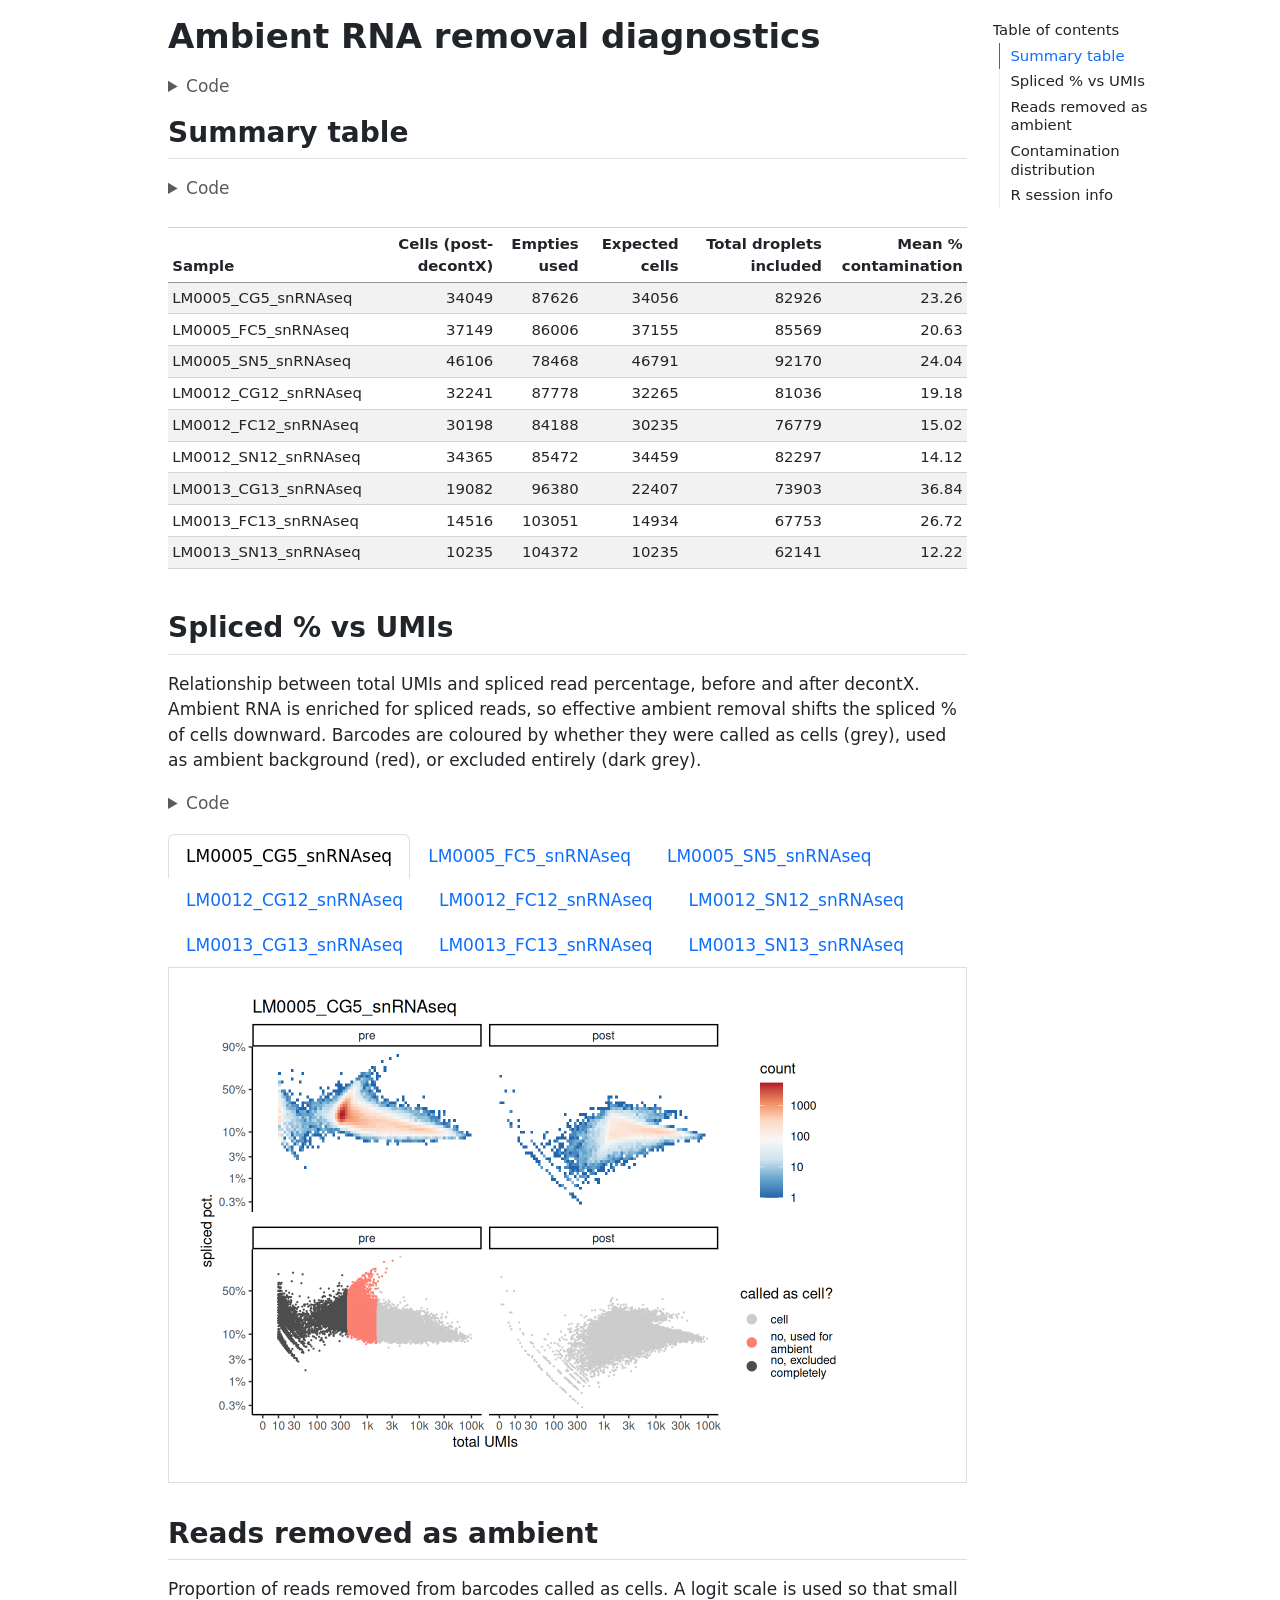
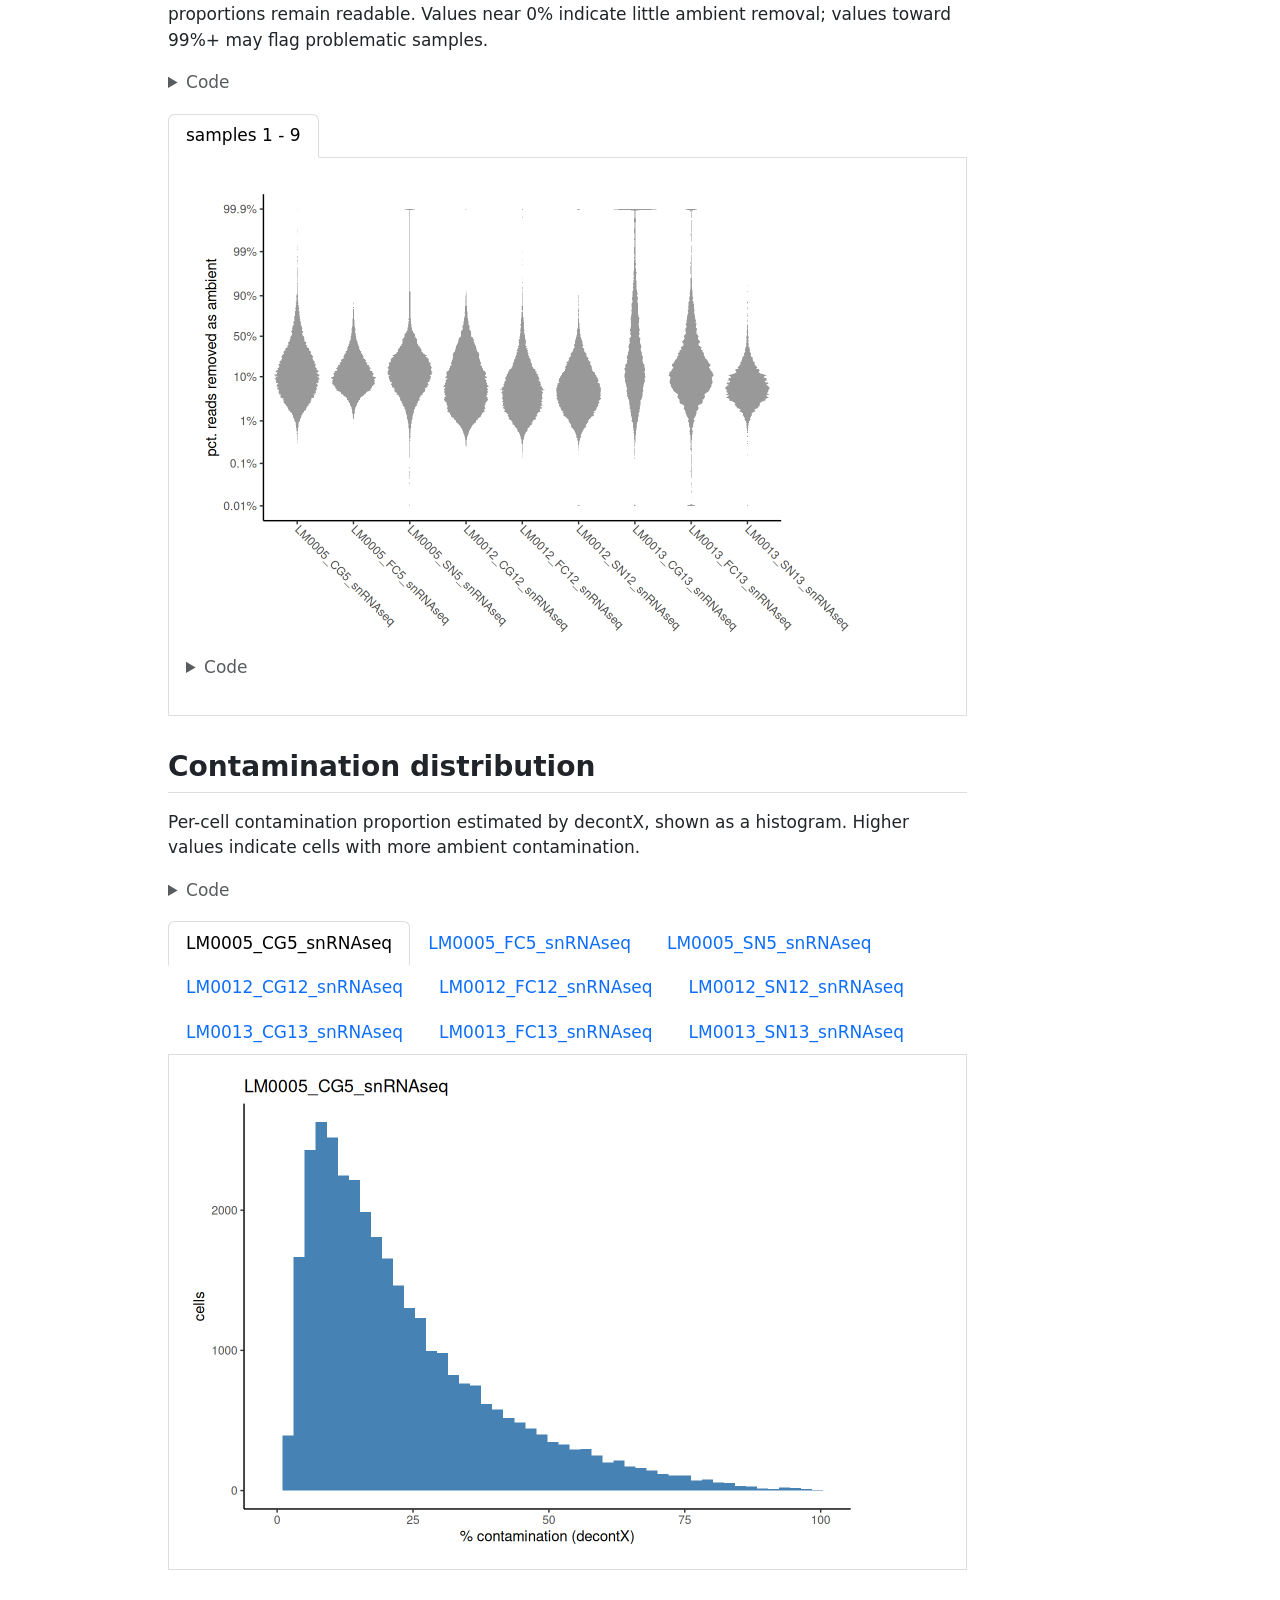
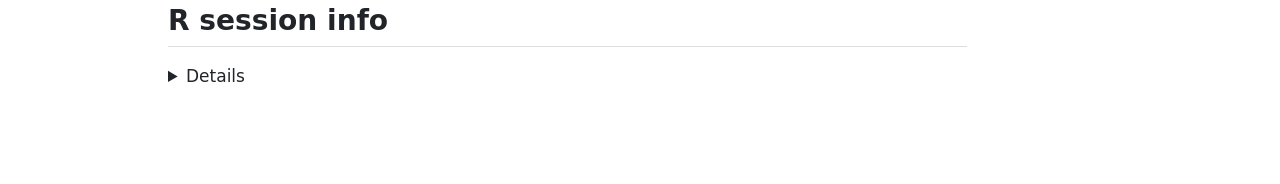
<file: testing/reports/ambient_report.html>
<!DOCTYPE html>
<html xmlns="http://www.w3.org/1999/xhtml" lang="en" xml:lang="en"><head>

<meta charset="utf-8">
<meta name="generator" content="quarto-1.7.32">

<meta name="viewport" content="width=device-width, initial-scale=1.0, user-scalable=yes">


<title>Ambient RNA removal diagnostics</title>
<style>
code{white-space: pre-wrap;}
span.smallcaps{font-variant: small-caps;}
div.columns{display: flex; gap: min(4vw, 1.5em);}
div.column{flex: auto; overflow-x: auto;}
div.hanging-indent{margin-left: 1.5em; text-indent: -1.5em;}
ul.task-list{list-style: none;}
ul.task-list li input[type="checkbox"] {
  width: 0.8em;
  margin: 0 0.8em 0.2em -1em; /* quarto-specific, see https://github.com/quarto-dev/quarto-cli/issues/4556 */ 
  vertical-align: middle;
}
/* CSS for syntax highlighting */
html { -webkit-text-size-adjust: 100%; }
pre > code.sourceCode { white-space: pre; position: relative; }
pre > code.sourceCode > span { display: inline-block; line-height: 1.25; }
pre > code.sourceCode > span:empty { height: 1.2em; }
.sourceCode { overflow: visible; }
code.sourceCode > span { color: inherit; text-decoration: inherit; }
div.sourceCode { margin: 1em 0; }
pre.sourceCode { margin: 0; }
@media screen {
div.sourceCode { overflow: auto; }
}
@media print {
pre > code.sourceCode { white-space: pre-wrap; }
pre > code.sourceCode > span { text-indent: -5em; padding-left: 5em; }
}
pre.numberSource code
  { counter-reset: source-line 0; }
pre.numberSource code > span
  { position: relative; left: -4em; counter-increment: source-line; }
pre.numberSource code > span > a:first-child::before
  { content: counter(source-line);
    position: relative; left: -1em; text-align: right; vertical-align: baseline;
    border: none; display: inline-block;
    -webkit-touch-callout: none; -webkit-user-select: none;
    -khtml-user-select: none; -moz-user-select: none;
    -ms-user-select: none; user-select: none;
    padding: 0 4px; width: 4em;
  }
pre.numberSource { margin-left: 3em;  padding-left: 4px; }
div.sourceCode
  {   }
@media screen {
pre > code.sourceCode > span > a:first-child::before { text-decoration: underline; }
}
</style>


<script src="ambient_report_files/libs/clipboard/clipboard.min.js"></script>
<script src="ambient_report_files/libs/quarto-html/quarto.js" type="module"></script>
<script src="ambient_report_files/libs/quarto-html/tabsets/tabsets.js" type="module"></script>
<script src="ambient_report_files/libs/quarto-html/popper.min.js"></script>
<script src="ambient_report_files/libs/quarto-html/tippy.umd.min.js"></script>
<script src="ambient_report_files/libs/quarto-html/anchor.min.js"></script>
<link href="ambient_report_files/libs/quarto-html/tippy.css" rel="stylesheet">
<link href="ambient_report_files/libs/quarto-html/quarto-syntax-highlighting-37eea08aefeeee20ff55810ff984fec1.css" rel="stylesheet" id="quarto-text-highlighting-styles">
<script src="ambient_report_files/libs/bootstrap/bootstrap.min.js"></script>
<link href="ambient_report_files/libs/bootstrap/bootstrap-icons.css" rel="stylesheet">
<link href="ambient_report_files/libs/bootstrap/bootstrap-03a228bd6c1200aeeba30adfa0480961.min.css" rel="stylesheet" append-hash="true" id="quarto-bootstrap" data-mode="light">


</head>

<body class="quarto-light">

<div id="quarto-content" class="page-columns page-rows-contents page-layout-article">
<div id="quarto-margin-sidebar" class="sidebar margin-sidebar">
  <nav id="TOC" role="doc-toc" class="toc-active">
    <h2 id="toc-title">Table of contents</h2>
   
  <ul>
  <li><a href="#summary-table" id="toc-summary-table" class="nav-link active" data-scroll-target="#summary-table">Summary table</a></li>
  <li><a href="#spliced-vs-umis" id="toc-spliced-vs-umis" class="nav-link" data-scroll-target="#spliced-vs-umis">Spliced % vs UMIs</a></li>
  <li><a href="#reads-removed-as-ambient" id="toc-reads-removed-as-ambient" class="nav-link" data-scroll-target="#reads-removed-as-ambient">Reads removed as ambient</a></li>
  <li><a href="#contamination-distribution" id="toc-contamination-distribution" class="nav-link" data-scroll-target="#contamination-distribution">Contamination distribution</a></li>
  <li><a href="#r-session-info" id="toc-r-session-info" class="nav-link" data-scroll-target="#r-session-info">R session info</a></li>
  </ul>
</nav>
</div>
<main class="content" id="quarto-document-content">

<header id="title-block-header" class="quarto-title-block default">
<div class="quarto-title">
<h1 class="title">Ambient RNA removal diagnostics</h1>
</div>



<div class="quarto-title-meta">

    
  
    
  </div>
  


</header>


<div class="cell">
<details class="code-fold">
<summary>Code</summary>
<div class="sourceCode cell-code" id="cb1"><pre class="sourceCode r code-with-copy"><code class="sourceCode r"><span id="cb1-1"><a href="#cb1-1" aria-hidden="true" tabindex="-1"></a><span class="fu">suppressPackageStartupMessages</span>({</span>
<span id="cb1-2"><a href="#cb1-2" aria-hidden="true" tabindex="-1"></a>  <span class="fu">library</span>(data.table)</span>
<span id="cb1-3"><a href="#cb1-3" aria-hidden="true" tabindex="-1"></a>  <span class="fu">library</span>(magrittr)</span>
<span id="cb1-4"><a href="#cb1-4" aria-hidden="true" tabindex="-1"></a>  <span class="fu">library</span>(Matrix)</span>
<span id="cb1-5"><a href="#cb1-5" aria-hidden="true" tabindex="-1"></a>  <span class="fu">library</span>(ggplot2)</span>
<span id="cb1-6"><a href="#cb1-6" aria-hidden="true" tabindex="-1"></a>  <span class="fu">library</span>(patchwork)</span>
<span id="cb1-7"><a href="#cb1-7" aria-hidden="true" tabindex="-1"></a>  <span class="fu">library</span>(strex)</span>
<span id="cb1-8"><a href="#cb1-8" aria-hidden="true" tabindex="-1"></a>})</span>
<span id="cb1-9"><a href="#cb1-9" aria-hidden="true" tabindex="-1"></a></span>
<span id="cb1-10"><a href="#cb1-10" aria-hidden="true" tabindex="-1"></a><span class="co"># Discover per-sample files written by DECONTX into the Nextflow work dir</span></span>
<span id="cb1-11"><a href="#cb1-11" aria-hidden="true" tabindex="-1"></a>qc_fs      <span class="ot">&lt;-</span> <span class="fu">list.files</span>(<span class="st">"."</span>, <span class="at">pattern =</span> <span class="st">"^barcodes_qc_metrics_.+</span><span class="sc">\\</span><span class="st">.csv</span><span class="sc">\\</span><span class="st">.gz$"</span>, <span class="at">full.names =</span> <span class="cn">TRUE</span>)</span>
<span id="cb1-12"><a href="#cb1-12" aria-hidden="true" tabindex="-1"></a>bcs_fs     <span class="ot">&lt;-</span> <span class="fu">list.files</span>(<span class="st">"."</span>, <span class="at">pattern =</span> <span class="st">"^cell_barcodes_.+</span><span class="sc">\\</span><span class="st">.csv$"</span>,            <span class="at">full.names =</span> <span class="cn">TRUE</span>)</span>
<span id="cb1-13"><a href="#cb1-13" aria-hidden="true" tabindex="-1"></a>dcx_fs     <span class="ot">&lt;-</span> <span class="fu">list.files</span>(<span class="st">"."</span>, <span class="at">pattern =</span> <span class="st">"^dcx_params_.+</span><span class="sc">\\</span><span class="st">.csv$"</span>,               <span class="at">full.names =</span> <span class="cn">TRUE</span>)</span>
<span id="cb1-14"><a href="#cb1-14" aria-hidden="true" tabindex="-1"></a>summary_fs <span class="ot">&lt;-</span> <span class="fu">list.files</span>(<span class="st">"."</span>, <span class="at">pattern =</span> <span class="st">"^dcx_summary_.+</span><span class="sc">\\</span><span class="st">.csv$"</span>,              <span class="at">full.names =</span> <span class="cn">TRUE</span>)</span>
<span id="cb1-15"><a href="#cb1-15" aria-hidden="true" tabindex="-1"></a></span>
<span id="cb1-16"><a href="#cb1-16" aria-hidden="true" tabindex="-1"></a><span class="co"># Extract sample IDs from filenames</span></span>
<span id="cb1-17"><a href="#cb1-17" aria-hidden="true" tabindex="-1"></a>.sid <span class="ot">&lt;-</span> <span class="cf">function</span>(fs, prefix, suffix) {</span>
<span id="cb1-18"><a href="#cb1-18" aria-hidden="true" tabindex="-1"></a>  <span class="fu">sub</span>(suffix, <span class="st">""</span>, <span class="fu">sub</span>(<span class="fu">paste0</span>(<span class="st">"^.*/"</span>, prefix), <span class="st">""</span>, fs))</span>
<span id="cb1-19"><a href="#cb1-19" aria-hidden="true" tabindex="-1"></a>}</span>
<span id="cb1-20"><a href="#cb1-20" aria-hidden="true" tabindex="-1"></a></span>
<span id="cb1-21"><a href="#cb1-21" aria-hidden="true" tabindex="-1"></a>s_lvls <span class="ot">&lt;-</span> <span class="fu">.sid</span>(summary_fs, <span class="st">"dcx_summary_"</span>, <span class="st">"</span><span class="sc">\\</span><span class="st">.csv$"</span>)</span>
<span id="cb1-22"><a href="#cb1-22" aria-hidden="true" tabindex="-1"></a><span class="fu">names</span>(qc_fs)      <span class="ot">&lt;-</span> <span class="fu">.sid</span>(qc_fs,      <span class="st">"barcodes_qc_metrics_"</span>, <span class="st">"</span><span class="sc">\\</span><span class="st">.csv</span><span class="sc">\\</span><span class="st">.gz$"</span>)</span>
<span id="cb1-23"><a href="#cb1-23" aria-hidden="true" tabindex="-1"></a><span class="fu">names</span>(bcs_fs)     <span class="ot">&lt;-</span> <span class="fu">.sid</span>(bcs_fs,     <span class="st">"cell_barcodes_"</span>,       <span class="st">"</span><span class="sc">\\</span><span class="st">.csv$"</span>)</span>
<span id="cb1-24"><a href="#cb1-24" aria-hidden="true" tabindex="-1"></a><span class="fu">names</span>(dcx_fs)     <span class="ot">&lt;-</span> <span class="fu">.sid</span>(dcx_fs,     <span class="st">"dcx_params_"</span>,          <span class="st">"</span><span class="sc">\\</span><span class="st">.csv$"</span>)</span>
<span id="cb1-25"><a href="#cb1-25" aria-hidden="true" tabindex="-1"></a><span class="fu">names</span>(summary_fs) <span class="ot">&lt;-</span> <span class="fu">.sid</span>(summary_fs, <span class="st">"dcx_summary_"</span>,         <span class="st">"</span><span class="sc">\\</span><span class="st">.csv$"</span>)</span>
<span id="cb1-26"><a href="#cb1-26" aria-hidden="true" tabindex="-1"></a></span>
<span id="cb1-27"><a href="#cb1-27" aria-hidden="true" tabindex="-1"></a><span class="co"># Align to same sample order</span></span>
<span id="cb1-28"><a href="#cb1-28" aria-hidden="true" tabindex="-1"></a>qc_fs      <span class="ot">&lt;-</span> qc_fs[s_lvls]</span>
<span id="cb1-29"><a href="#cb1-29" aria-hidden="true" tabindex="-1"></a>bcs_fs     <span class="ot">&lt;-</span> bcs_fs[s_lvls]</span>
<span id="cb1-30"><a href="#cb1-30" aria-hidden="true" tabindex="-1"></a>dcx_fs     <span class="ot">&lt;-</span> dcx_fs[s_lvls]</span>
<span id="cb1-31"><a href="#cb1-31" aria-hidden="true" tabindex="-1"></a>summary_fs <span class="ot">&lt;-</span> summary_fs[s_lvls]</span>
<span id="cb1-32"><a href="#cb1-32" aria-hidden="true" tabindex="-1"></a></span>
<span id="cb1-33"><a href="#cb1-33" aria-hidden="true" tabindex="-1"></a><span class="co"># Load data</span></span>
<span id="cb1-34"><a href="#cb1-34" aria-hidden="true" tabindex="-1"></a>summary_dt <span class="ot">&lt;-</span> <span class="fu">lapply</span>(summary_fs, fread) <span class="sc">%&gt;%</span> <span class="fu">rbindlist</span>()</span>
<span id="cb1-35"><a href="#cb1-35" aria-hidden="true" tabindex="-1"></a>ok_bcs_ls  <span class="ot">&lt;-</span> <span class="fu">lapply</span>(bcs_fs,     <span class="cf">function</span>(f) <span class="fu">fread</span>(f, <span class="at">header =</span> <span class="cn">FALSE</span>)<span class="sc">$</span>V1)</span>
<span id="cb1-36"><a href="#cb1-36" aria-hidden="true" tabindex="-1"></a>dcx_ls     <span class="ot">&lt;-</span> <span class="fu">lapply</span>(dcx_fs,     fread)</span>
<span id="cb1-37"><a href="#cb1-37" aria-hidden="true" tabindex="-1"></a></span>
<span id="cb1-38"><a href="#cb1-38" aria-hidden="true" tabindex="-1"></a><span class="co"># Filter QC metrics to barcodes with &gt;= 10 total pre-UMIs (mirrors scprocess get_usa_dt)</span></span>
<span id="cb1-39"><a href="#cb1-39" aria-hidden="true" tabindex="-1"></a>usa_dt_ls  <span class="ot">&lt;-</span> <span class="fu">lapply</span>(qc_fs, <span class="cf">function</span>(f) {</span>
<span id="cb1-40"><a href="#cb1-40" aria-hidden="true" tabindex="-1"></a>  dt <span class="ot">&lt;-</span> <span class="fu">fread</span>(f)</span>
<span id="cb1-41"><a href="#cb1-41" aria-hidden="true" tabindex="-1"></a>  dt[pre_S <span class="sc">+</span> pre_U <span class="sc">+</span> pre_A <span class="sc">&gt;=</span> <span class="dv">10</span>]</span>
<span id="cb1-42"><a href="#cb1-42" aria-hidden="true" tabindex="-1"></a>})</span>
<span id="cb1-43"><a href="#cb1-43" aria-hidden="true" tabindex="-1"></a></span>
<span id="cb1-44"><a href="#cb1-44" aria-hidden="true" tabindex="-1"></a>n_samples  <span class="ot">&lt;-</span> <span class="fu">length</span>(s_lvls)</span>
<span id="cb1-45"><a href="#cb1-45" aria-hidden="true" tabindex="-1"></a>chunk_size <span class="ot">&lt;-</span> <span class="dv">10</span></span>
<span id="cb1-46"><a href="#cb1-46" aria-hidden="true" tabindex="-1"></a>idx_ls     <span class="ot">&lt;-</span> <span class="fu">seq_along</span>(s_lvls)</span>
<span id="cb1-47"><a href="#cb1-47" aria-hidden="true" tabindex="-1"></a>chunks_ls  <span class="ot">&lt;-</span> <span class="fu">split</span>(idx_ls, <span class="fu">ceiling</span>(idx_ls <span class="sc">/</span> chunk_size))</span></code><button title="Copy to Clipboard" class="code-copy-button"><i class="bi"></i></button></pre></div>
</details>
</div>
<section id="summary-table" class="level2">
<h2 class="anchored" data-anchor-id="summary-table">Summary table</h2>
<div class="cell">
<details class="code-fold">
<summary>Code</summary>
<div class="sourceCode cell-code" id="cb2"><pre class="sourceCode r code-with-copy"><code class="sourceCode r"><span id="cb2-1"><a href="#cb2-1" aria-hidden="true" tabindex="-1"></a>knitr<span class="sc">::</span><span class="fu">kable</span>(</span>
<span id="cb2-2"><a href="#cb2-2" aria-hidden="true" tabindex="-1"></a>  summary_dt[, .(</span>
<span id="cb2-3"><a href="#cb2-3" aria-hidden="true" tabindex="-1"></a>    sample_id, n_cells, n_empties, expected_cells,</span>
<span id="cb2-4"><a href="#cb2-4" aria-hidden="true" tabindex="-1"></a>    total_droplets_included,</span>
<span id="cb2-5"><a href="#cb2-5" aria-hidden="true" tabindex="-1"></a>    mean_pct_contamination</span>
<span id="cb2-6"><a href="#cb2-6" aria-hidden="true" tabindex="-1"></a>  )],</span>
<span id="cb2-7"><a href="#cb2-7" aria-hidden="true" tabindex="-1"></a>  <span class="at">col.names =</span> <span class="fu">c</span>(</span>
<span id="cb2-8"><a href="#cb2-8" aria-hidden="true" tabindex="-1"></a>    <span class="st">"Sample"</span>, <span class="st">"Cells (post-decontX)"</span>, <span class="st">"Empties used"</span>,</span>
<span id="cb2-9"><a href="#cb2-9" aria-hidden="true" tabindex="-1"></a>    <span class="st">"Expected cells"</span>, <span class="st">"Total droplets included"</span>, <span class="st">"Mean % contamination"</span></span>
<span id="cb2-10"><a href="#cb2-10" aria-hidden="true" tabindex="-1"></a>  ),</span>
<span id="cb2-11"><a href="#cb2-11" aria-hidden="true" tabindex="-1"></a>  <span class="at">digits =</span> <span class="dv">2</span></span>
<span id="cb2-12"><a href="#cb2-12" aria-hidden="true" tabindex="-1"></a>)</span></code><button title="Copy to Clipboard" class="code-copy-button"><i class="bi"></i></button></pre></div>
</details>
<div class="cell-output-display">
<table class="caption-top table table-sm table-striped small">
<colgroup>
<col style="width: 18%">
<col style="width: 18%">
<col style="width: 11%">
<col style="width: 13%">
<col style="width: 20%">
<col style="width: 18%">
</colgroup>
<thead>
<tr class="header">
<th style="text-align: left;">Sample</th>
<th style="text-align: right;">Cells (post-decontX)</th>
<th style="text-align: right;">Empties used</th>
<th style="text-align: right;">Expected cells</th>
<th style="text-align: right;">Total droplets included</th>
<th style="text-align: right;">Mean % contamination</th>
</tr>
</thead>
<tbody>
<tr class="odd">
<td style="text-align: left;">LM0005_CG5_snRNAseq</td>
<td style="text-align: right;">34049</td>
<td style="text-align: right;">87626</td>
<td style="text-align: right;">34056</td>
<td style="text-align: right;">82926</td>
<td style="text-align: right;">23.26</td>
</tr>
<tr class="even">
<td style="text-align: left;">LM0005_FC5_snRNAseq</td>
<td style="text-align: right;">37149</td>
<td style="text-align: right;">86006</td>
<td style="text-align: right;">37155</td>
<td style="text-align: right;">85569</td>
<td style="text-align: right;">20.63</td>
</tr>
<tr class="odd">
<td style="text-align: left;">LM0005_SN5_snRNAseq</td>
<td style="text-align: right;">46106</td>
<td style="text-align: right;">78468</td>
<td style="text-align: right;">46791</td>
<td style="text-align: right;">92170</td>
<td style="text-align: right;">24.04</td>
</tr>
<tr class="even">
<td style="text-align: left;">LM0012_CG12_snRNAseq</td>
<td style="text-align: right;">32241</td>
<td style="text-align: right;">87778</td>
<td style="text-align: right;">32265</td>
<td style="text-align: right;">81036</td>
<td style="text-align: right;">19.18</td>
</tr>
<tr class="odd">
<td style="text-align: left;">LM0012_FC12_snRNAseq</td>
<td style="text-align: right;">30198</td>
<td style="text-align: right;">84188</td>
<td style="text-align: right;">30235</td>
<td style="text-align: right;">76779</td>
<td style="text-align: right;">15.02</td>
</tr>
<tr class="even">
<td style="text-align: left;">LM0012_SN12_snRNAseq</td>
<td style="text-align: right;">34365</td>
<td style="text-align: right;">85472</td>
<td style="text-align: right;">34459</td>
<td style="text-align: right;">82297</td>
<td style="text-align: right;">14.12</td>
</tr>
<tr class="odd">
<td style="text-align: left;">LM0013_CG13_snRNAseq</td>
<td style="text-align: right;">19082</td>
<td style="text-align: right;">96380</td>
<td style="text-align: right;">22407</td>
<td style="text-align: right;">73903</td>
<td style="text-align: right;">36.84</td>
</tr>
<tr class="even">
<td style="text-align: left;">LM0013_FC13_snRNAseq</td>
<td style="text-align: right;">14516</td>
<td style="text-align: right;">103051</td>
<td style="text-align: right;">14934</td>
<td style="text-align: right;">67753</td>
<td style="text-align: right;">26.72</td>
</tr>
<tr class="odd">
<td style="text-align: left;">LM0013_SN13_snRNAseq</td>
<td style="text-align: right;">10235</td>
<td style="text-align: right;">104372</td>
<td style="text-align: right;">10235</td>
<td style="text-align: right;">62141</td>
<td style="text-align: right;">12.22</td>
</tr>
</tbody>
</table>
</div>
</div>
</section>
<section id="spliced-vs-umis" class="level2">
<h2 class="anchored" data-anchor-id="spliced-vs-umis">Spliced % vs UMIs</h2>
<p>Relationship between total UMIs and spliced read percentage, before and after decontX. Ambient RNA is enriched for spliced reads, so effective ambient removal shifts the spliced % of cells downward. Barcodes are coloured by whether they were called as cells (grey), used as ambient background (red), or excluded entirely (dark grey).</p>
<details class="code-fold">
<summary>Code</summary>
<div class="sourceCode cell-code" id="cb3"><pre class="sourceCode r code-with-copy"><code class="sourceCode r"><span id="cb3-1"><a href="#cb3-1" aria-hidden="true" tabindex="-1"></a><span class="fu">cat</span>(<span class="st">'::: {.panel-tabset}</span><span class="sc">\n\n</span><span class="st">'</span>)</span></code><button title="Copy to Clipboard" class="code-copy-button"><i class="bi"></i></button></pre></div>
</details>
<div class="tabset-margin-container"></div><div class="panel-tabset">
<ul class="nav nav-tabs" role="tablist"><li class="nav-item" role="presentation"><a class="nav-link active" id="tabset-1-1-tab" data-bs-toggle="tab" data-bs-target="#tabset-1-1" role="tab" aria-controls="tabset-1-1" aria-selected="true" href="">LM0005_CG5_snRNAseq</a></li><li class="nav-item" role="presentation"><a class="nav-link" id="tabset-1-2-tab" data-bs-toggle="tab" data-bs-target="#tabset-1-2" role="tab" aria-controls="tabset-1-2" aria-selected="false" href="">LM0005_FC5_snRNAseq</a></li><li class="nav-item" role="presentation"><a class="nav-link" id="tabset-1-3-tab" data-bs-toggle="tab" data-bs-target="#tabset-1-3" role="tab" aria-controls="tabset-1-3" aria-selected="false" href="">LM0005_SN5_snRNAseq</a></li><li class="nav-item" role="presentation"><a class="nav-link" id="tabset-1-4-tab" data-bs-toggle="tab" data-bs-target="#tabset-1-4" role="tab" aria-controls="tabset-1-4" aria-selected="false" href="">LM0012_CG12_snRNAseq</a></li><li class="nav-item" role="presentation"><a class="nav-link" id="tabset-1-5-tab" data-bs-toggle="tab" data-bs-target="#tabset-1-5" role="tab" aria-controls="tabset-1-5" aria-selected="false" href="">LM0012_FC12_snRNAseq</a></li><li class="nav-item" role="presentation"><a class="nav-link" id="tabset-1-6-tab" data-bs-toggle="tab" data-bs-target="#tabset-1-6" role="tab" aria-controls="tabset-1-6" aria-selected="false" href="">LM0012_SN12_snRNAseq</a></li><li class="nav-item" role="presentation"><a class="nav-link" id="tabset-1-7-tab" data-bs-toggle="tab" data-bs-target="#tabset-1-7" role="tab" aria-controls="tabset-1-7" aria-selected="false" href="">LM0013_CG13_snRNAseq</a></li><li class="nav-item" role="presentation"><a class="nav-link" id="tabset-1-8-tab" data-bs-toggle="tab" data-bs-target="#tabset-1-8" role="tab" aria-controls="tabset-1-8" aria-selected="false" href="">LM0013_FC13_snRNAseq</a></li><li class="nav-item" role="presentation"><a class="nav-link" id="tabset-1-9-tab" data-bs-toggle="tab" data-bs-target="#tabset-1-9" role="tab" aria-controls="tabset-1-9" aria-selected="false" href="">LM0013_SN13_snRNAseq</a></li></ul>
<div class="tab-content">
<div id="tabset-1-1" class="tab-pane active" role="tabpanel" aria-labelledby="tabset-1-1-tab">
<p><img src="ambient_report_files/figure-html/plot_spliced_vs_umis-1.png" class="img-fluid" width="672"></p>
</div>
<div id="tabset-1-2" class="tab-pane" role="tabpanel" aria-labelledby="tabset-1-2-tab">
<p><img src="ambient_report_files/figure-html/plot_spliced_vs_umis-2.png" class="img-fluid" width="672"></p>
</div>
<div id="tabset-1-3" class="tab-pane" role="tabpanel" aria-labelledby="tabset-1-3-tab">
<p><img src="ambient_report_files/figure-html/plot_spliced_vs_umis-3.png" class="img-fluid" width="672"></p>
</div>
<div id="tabset-1-4" class="tab-pane" role="tabpanel" aria-labelledby="tabset-1-4-tab">
<p><img src="ambient_report_files/figure-html/plot_spliced_vs_umis-4.png" class="img-fluid" width="672"></p>
</div>
<div id="tabset-1-5" class="tab-pane" role="tabpanel" aria-labelledby="tabset-1-5-tab">
<p><img src="ambient_report_files/figure-html/plot_spliced_vs_umis-5.png" class="img-fluid" width="672"></p>
</div>
<div id="tabset-1-6" class="tab-pane" role="tabpanel" aria-labelledby="tabset-1-6-tab">
<p><img src="ambient_report_files/figure-html/plot_spliced_vs_umis-6.png" class="img-fluid" width="672"></p>
</div>
<div id="tabset-1-7" class="tab-pane" role="tabpanel" aria-labelledby="tabset-1-7-tab">
<p><img src="ambient_report_files/figure-html/plot_spliced_vs_umis-7.png" class="img-fluid" width="672"></p>
</div>
<div id="tabset-1-8" class="tab-pane" role="tabpanel" aria-labelledby="tabset-1-8-tab">
<p><img src="ambient_report_files/figure-html/plot_spliced_vs_umis-8.png" class="img-fluid" width="672"></p>
</div>
<div id="tabset-1-9" class="tab-pane" role="tabpanel" aria-labelledby="tabset-1-9-tab">
<p><img src="ambient_report_files/figure-html/plot_spliced_vs_umis-9.png" class="img-fluid" width="672"></p>
<details class="code-fold">
<summary>Code</summary>
<div class="sourceCode cell-code" id="cb4"><pre class="sourceCode r code-with-copy"><code class="sourceCode r"><span id="cb4-1"><a href="#cb4-1" aria-hidden="true" tabindex="-1"></a><span class="fu">cat</span>(<span class="st">':::</span><span class="sc">\n\n</span><span class="st">'</span>)</span></code><button title="Copy to Clipboard" class="code-copy-button"><i class="bi"></i></button></pre></div>
</details>
</div>
</div>
</div>
</section>
<section id="reads-removed-as-ambient" class="level2">
<h2 class="anchored" data-anchor-id="reads-removed-as-ambient">Reads removed as ambient</h2>
<p>Proportion of reads removed from barcodes called as cells. A logit scale is used so that small proportions remain readable. Values near 0% indicate little ambient removal; values toward 99%+ may flag problematic samples.</p>
<details class="code-fold">
<summary>Code</summary>
<div class="sourceCode cell-code" id="cb5"><pre class="sourceCode r code-with-copy"><code class="sourceCode r"><span id="cb5-1"><a href="#cb5-1" aria-hidden="true" tabindex="-1"></a><span class="fu">cat</span>(<span class="st">'::: {.panel-tabset}</span><span class="sc">\n\n</span><span class="st">'</span>)</span></code><button title="Copy to Clipboard" class="code-copy-button"><i class="bi"></i></button></pre></div>
</details>
<div class="tabset-margin-container"></div><div class="panel-tabset">
<ul class="nav nav-tabs" role="tablist"><li class="nav-item" role="presentation"><a class="nav-link active" id="tabset-2-1-tab" data-bs-toggle="tab" data-bs-target="#tabset-2-1" role="tab" aria-controls="tabset-2-1" aria-selected="true" href="">samples 1 - 9</a></li></ul>
<div class="tab-content">
<div id="tabset-2-1" class="tab-pane active" role="tabpanel" aria-labelledby="tabset-2-1-tab">
<div style="width:787px">
<img src="ambient_report_files/figure-html/plot_reads_removed_as_ambient-1.png" class="img-fluid" width="672">
</div>
<details class="code-fold">
<summary>Code</summary>
<div class="sourceCode cell-code" id="cb6"><pre class="sourceCode r code-with-copy"><code class="sourceCode r"><span id="cb6-1"><a href="#cb6-1" aria-hidden="true" tabindex="-1"></a><span class="fu">cat</span>(<span class="st">':::</span><span class="sc">\n\n</span><span class="st">'</span>)</span></code><button title="Copy to Clipboard" class="code-copy-button"><i class="bi"></i></button></pre></div>
</details>
</div>
</div>
</div>
</section>
<section id="contamination-distribution" class="level2">
<h2 class="anchored" data-anchor-id="contamination-distribution">Contamination distribution</h2>
<p>Per-cell contamination proportion estimated by decontX, shown as a histogram. Higher values indicate cells with more ambient contamination.</p>
<details class="code-fold">
<summary>Code</summary>
<div class="sourceCode cell-code" id="cb7"><pre class="sourceCode r code-with-copy"><code class="sourceCode r"><span id="cb7-1"><a href="#cb7-1" aria-hidden="true" tabindex="-1"></a><span class="fu">cat</span>(<span class="st">'::: {.panel-tabset}</span><span class="sc">\n\n</span><span class="st">'</span>)</span></code><button title="Copy to Clipboard" class="code-copy-button"><i class="bi"></i></button></pre></div>
</details>
<div class="tabset-margin-container"></div><div class="panel-tabset">
<ul class="nav nav-tabs" role="tablist"><li class="nav-item" role="presentation"><a class="nav-link active" id="tabset-3-1-tab" data-bs-toggle="tab" data-bs-target="#tabset-3-1" role="tab" aria-controls="tabset-3-1" aria-selected="true" href="">LM0005_CG5_snRNAseq</a></li><li class="nav-item" role="presentation"><a class="nav-link" id="tabset-3-2-tab" data-bs-toggle="tab" data-bs-target="#tabset-3-2" role="tab" aria-controls="tabset-3-2" aria-selected="false" href="">LM0005_FC5_snRNAseq</a></li><li class="nav-item" role="presentation"><a class="nav-link" id="tabset-3-3-tab" data-bs-toggle="tab" data-bs-target="#tabset-3-3" role="tab" aria-controls="tabset-3-3" aria-selected="false" href="">LM0005_SN5_snRNAseq</a></li><li class="nav-item" role="presentation"><a class="nav-link" id="tabset-3-4-tab" data-bs-toggle="tab" data-bs-target="#tabset-3-4" role="tab" aria-controls="tabset-3-4" aria-selected="false" href="">LM0012_CG12_snRNAseq</a></li><li class="nav-item" role="presentation"><a class="nav-link" id="tabset-3-5-tab" data-bs-toggle="tab" data-bs-target="#tabset-3-5" role="tab" aria-controls="tabset-3-5" aria-selected="false" href="">LM0012_FC12_snRNAseq</a></li><li class="nav-item" role="presentation"><a class="nav-link" id="tabset-3-6-tab" data-bs-toggle="tab" data-bs-target="#tabset-3-6" role="tab" aria-controls="tabset-3-6" aria-selected="false" href="">LM0012_SN12_snRNAseq</a></li><li class="nav-item" role="presentation"><a class="nav-link" id="tabset-3-7-tab" data-bs-toggle="tab" data-bs-target="#tabset-3-7" role="tab" aria-controls="tabset-3-7" aria-selected="false" href="">LM0013_CG13_snRNAseq</a></li><li class="nav-item" role="presentation"><a class="nav-link" id="tabset-3-8-tab" data-bs-toggle="tab" data-bs-target="#tabset-3-8" role="tab" aria-controls="tabset-3-8" aria-selected="false" href="">LM0013_FC13_snRNAseq</a></li><li class="nav-item" role="presentation"><a class="nav-link" id="tabset-3-9-tab" data-bs-toggle="tab" data-bs-target="#tabset-3-9" role="tab" aria-controls="tabset-3-9" aria-selected="false" href="">LM0013_SN13_snRNAseq</a></li></ul>
<div class="tab-content">
<div id="tabset-3-1" class="tab-pane active" role="tabpanel" aria-labelledby="tabset-3-1-tab">
<p><img src="ambient_report_files/figure-html/plot_contamination-1.png" class="img-fluid" width="672"></p>
</div>
<div id="tabset-3-2" class="tab-pane" role="tabpanel" aria-labelledby="tabset-3-2-tab">
<p><img src="ambient_report_files/figure-html/plot_contamination-2.png" class="img-fluid" width="672"></p>
</div>
<div id="tabset-3-3" class="tab-pane" role="tabpanel" aria-labelledby="tabset-3-3-tab">
<p><img src="ambient_report_files/figure-html/plot_contamination-3.png" class="img-fluid" width="672"></p>
</div>
<div id="tabset-3-4" class="tab-pane" role="tabpanel" aria-labelledby="tabset-3-4-tab">
<p><img src="ambient_report_files/figure-html/plot_contamination-4.png" class="img-fluid" width="672"></p>
</div>
<div id="tabset-3-5" class="tab-pane" role="tabpanel" aria-labelledby="tabset-3-5-tab">
<p><img src="ambient_report_files/figure-html/plot_contamination-5.png" class="img-fluid" width="672"></p>
</div>
<div id="tabset-3-6" class="tab-pane" role="tabpanel" aria-labelledby="tabset-3-6-tab">
<p><img src="ambient_report_files/figure-html/plot_contamination-6.png" class="img-fluid" width="672"></p>
</div>
<div id="tabset-3-7" class="tab-pane" role="tabpanel" aria-labelledby="tabset-3-7-tab">
<p><img src="ambient_report_files/figure-html/plot_contamination-7.png" class="img-fluid" width="672"></p>
</div>
<div id="tabset-3-8" class="tab-pane" role="tabpanel" aria-labelledby="tabset-3-8-tab">
<p><img src="ambient_report_files/figure-html/plot_contamination-8.png" class="img-fluid" width="672"></p>
</div>
<div id="tabset-3-9" class="tab-pane" role="tabpanel" aria-labelledby="tabset-3-9-tab">
<p><img src="ambient_report_files/figure-html/plot_contamination-9.png" class="img-fluid" width="672"></p>
<details class="code-fold">
<summary>Code</summary>
<div class="sourceCode cell-code" id="cb8"><pre class="sourceCode r code-with-copy"><code class="sourceCode r"><span id="cb8-1"><a href="#cb8-1" aria-hidden="true" tabindex="-1"></a><span class="fu">cat</span>(<span class="st">':::</span><span class="sc">\n\n</span><span class="st">'</span>)</span></code><button title="Copy to Clipboard" class="code-copy-button"><i class="bi"></i></button></pre></div>
</details>
</div>
</div>
</div>
</section>
<section id="r-session-info" class="level2">
<h2 class="anchored" data-anchor-id="r-session-info">R session info</h2>
<details>
<div class="cell">
<details class="code-fold">
<summary>Code</summary>
<div class="sourceCode cell-code" id="cb9"><pre class="sourceCode r code-with-copy"><code class="sourceCode r"><span id="cb9-1"><a href="#cb9-1" aria-hidden="true" tabindex="-1"></a><span class="fu">sessionInfo</span>()</span></code><button title="Copy to Clipboard" class="code-copy-button"><i class="bi"></i></button></pre></div>
</details>
<div class="cell-output cell-output-stdout">
<pre><code>R version 4.5.0 (2025-04-11)
Platform: x86_64-pc-linux-gnu
Running under: Ubuntu 24.04.2 LTS

Matrix products: default
BLAS:   /usr/lib/x86_64-linux-gnu/openblas-pthread/libblas.so.3 
LAPACK: /usr/lib/x86_64-linux-gnu/openblas-pthread/libopenblasp-r0.3.26.so;  LAPACK version 3.12.0

locale:
 [1] LC_CTYPE=en_US.UTF-8       LC_NUMERIC=C              
 [3] LC_TIME=en_US.UTF-8        LC_COLLATE=en_US.UTF-8    
 [5] LC_MONETARY=en_US.UTF-8    LC_MESSAGES=en_US.UTF-8   
 [7] LC_PAPER=en_US.UTF-8       LC_NAME=C                 
 [9] LC_ADDRESS=C               LC_TELEPHONE=C            
[11] LC_MEASUREMENT=en_US.UTF-8 LC_IDENTIFICATION=C       

time zone: Etc/UTC
tzcode source: system (glibc)

attached base packages:
[1] stats     graphics  grDevices utils     datasets  methods   base     

other attached packages:
[1] strex_2.0.1       stringr_1.5.1     patchwork_1.3.0   ggplot2_3.5.2    
[5] Matrix_1.7-3      magrittr_2.0.3    data.table_1.17.4

loaded via a namespace (and not attached):
 [1] gtable_0.3.6       jsonlite_2.0.0     dplyr_1.1.4        compiler_4.5.0    
 [5] tidyselect_1.2.1   dichromat_2.0-0.1  scales_1.4.0       yaml_2.3.10       
 [9] fastmap_1.2.0      lattice_0.22-7     R6_2.6.1           labeling_0.4.3    
[13] generics_0.1.4     knitr_1.50         htmlwidgets_1.6.4  tibble_3.3.0      
[17] pillar_1.10.2      RColorBrewer_1.1-3 R.utils_2.13.0     rlang_1.2.0       
[21] stringi_1.8.7      xfun_0.52          cli_3.6.5          withr_3.0.2       
[25] digest_0.6.37      grid_4.5.0         lifecycle_1.0.5    R.methodsS3_1.8.2 
[29] R.oo_1.27.1        vctrs_0.6.5        evaluate_1.0.5     glue_1.8.0        
[33] farver_2.1.2       rmarkdown_2.29     tools_4.5.0        pkgconfig_2.0.3   
[37] htmltools_0.5.8.1 </code></pre>
</div>
</div>
</details>
</section>

</main>
<!-- /main column -->
<script id="quarto-html-after-body" type="application/javascript">
  window.document.addEventListener("DOMContentLoaded", function (event) {
    const icon = "";
    const anchorJS = new window.AnchorJS();
    anchorJS.options = {
      placement: 'right',
      icon: icon
    };
    anchorJS.add('.anchored');
    const isCodeAnnotation = (el) => {
      for (const clz of el.classList) {
        if (clz.startsWith('code-annotation-')) {                     
          return true;
        }
      }
      return false;
    }
    const onCopySuccess = function(e) {
      // button target
      const button = e.trigger;
      // don't keep focus
      button.blur();
      // flash "checked"
      button.classList.add('code-copy-button-checked');
      var currentTitle = button.getAttribute("title");
      button.setAttribute("title", "Copied!");
      let tooltip;
      if (window.bootstrap) {
        button.setAttribute("data-bs-toggle", "tooltip");
        button.setAttribute("data-bs-placement", "left");
        button.setAttribute("data-bs-title", "Copied!");
        tooltip = new bootstrap.Tooltip(button, 
          { trigger: "manual", 
            customClass: "code-copy-button-tooltip",
            offset: [0, -8]});
        tooltip.show();    
      }
      setTimeout(function() {
        if (tooltip) {
          tooltip.hide();
          button.removeAttribute("data-bs-title");
          button.removeAttribute("data-bs-toggle");
          button.removeAttribute("data-bs-placement");
        }
        button.setAttribute("title", currentTitle);
        button.classList.remove('code-copy-button-checked');
      }, 1000);
      // clear code selection
      e.clearSelection();
    }
    const getTextToCopy = function(trigger) {
        const codeEl = trigger.previousElementSibling.cloneNode(true);
        for (const childEl of codeEl.children) {
          if (isCodeAnnotation(childEl)) {
            childEl.remove();
          }
        }
        return codeEl.innerText;
    }
    const clipboard = new window.ClipboardJS('.code-copy-button:not([data-in-quarto-modal])', {
      text: getTextToCopy
    });
    clipboard.on('success', onCopySuccess);
    if (window.document.getElementById('quarto-embedded-source-code-modal')) {
      const clipboardModal = new window.ClipboardJS('.code-copy-button[data-in-quarto-modal]', {
        text: getTextToCopy,
        container: window.document.getElementById('quarto-embedded-source-code-modal')
      });
      clipboardModal.on('success', onCopySuccess);
    }
      var localhostRegex = new RegExp(/^(?:http|https):\/\/localhost\:?[0-9]*\//);
      var mailtoRegex = new RegExp(/^mailto:/);
        var filterRegex = new RegExp('/' + window.location.host + '/');
      var isInternal = (href) => {
          return filterRegex.test(href) || localhostRegex.test(href) || mailtoRegex.test(href);
      }
      // Inspect non-navigation links and adorn them if external
     var links = window.document.querySelectorAll('a[href]:not(.nav-link):not(.navbar-brand):not(.toc-action):not(.sidebar-link):not(.sidebar-item-toggle):not(.pagination-link):not(.no-external):not([aria-hidden]):not(.dropdown-item):not(.quarto-navigation-tool):not(.about-link)');
      for (var i=0; i<links.length; i++) {
        const link = links[i];
        if (!isInternal(link.href)) {
          // undo the damage that might have been done by quarto-nav.js in the case of
          // links that we want to consider external
          if (link.dataset.originalHref !== undefined) {
            link.href = link.dataset.originalHref;
          }
        }
      }
    function tippyHover(el, contentFn, onTriggerFn, onUntriggerFn) {
      const config = {
        allowHTML: true,
        maxWidth: 500,
        delay: 100,
        arrow: false,
        appendTo: function(el) {
            return el.parentElement;
        },
        interactive: true,
        interactiveBorder: 10,
        theme: 'quarto',
        placement: 'bottom-start',
      };
      if (contentFn) {
        config.content = contentFn;
      }
      if (onTriggerFn) {
        config.onTrigger = onTriggerFn;
      }
      if (onUntriggerFn) {
        config.onUntrigger = onUntriggerFn;
      }
      window.tippy(el, config); 
    }
    const noterefs = window.document.querySelectorAll('a[role="doc-noteref"]');
    for (var i=0; i<noterefs.length; i++) {
      const ref = noterefs[i];
      tippyHover(ref, function() {
        // use id or data attribute instead here
        let href = ref.getAttribute('data-footnote-href') || ref.getAttribute('href');
        try { href = new URL(href).hash; } catch {}
        const id = href.replace(/^#\/?/, "");
        const note = window.document.getElementById(id);
        if (note) {
          return note.innerHTML;
        } else {
          return "";
        }
      });
    }
    const xrefs = window.document.querySelectorAll('a.quarto-xref');
    const processXRef = (id, note) => {
      // Strip column container classes
      const stripColumnClz = (el) => {
        el.classList.remove("page-full", "page-columns");
        if (el.children) {
          for (const child of el.children) {
            stripColumnClz(child);
          }
        }
      }
      stripColumnClz(note)
      if (id === null || id.startsWith('sec-')) {
        // Special case sections, only their first couple elements
        const container = document.createElement("div");
        if (note.children && note.children.length > 2) {
          container.appendChild(note.children[0].cloneNode(true));
          for (let i = 1; i < note.children.length; i++) {
            const child = note.children[i];
            if (child.tagName === "P" && child.innerText === "") {
              continue;
            } else {
              container.appendChild(child.cloneNode(true));
              break;
            }
          }
          if (window.Quarto?.typesetMath) {
            window.Quarto.typesetMath(container);
          }
          return container.innerHTML
        } else {
          if (window.Quarto?.typesetMath) {
            window.Quarto.typesetMath(note);
          }
          return note.innerHTML;
        }
      } else {
        // Remove any anchor links if they are present
        const anchorLink = note.querySelector('a.anchorjs-link');
        if (anchorLink) {
          anchorLink.remove();
        }
        if (window.Quarto?.typesetMath) {
          window.Quarto.typesetMath(note);
        }
        if (note.classList.contains("callout")) {
          return note.outerHTML;
        } else {
          return note.innerHTML;
        }
      }
    }
    for (var i=0; i<xrefs.length; i++) {
      const xref = xrefs[i];
      tippyHover(xref, undefined, function(instance) {
        instance.disable();
        let url = xref.getAttribute('href');
        let hash = undefined; 
        if (url.startsWith('#')) {
          hash = url;
        } else {
          try { hash = new URL(url).hash; } catch {}
        }
        if (hash) {
          const id = hash.replace(/^#\/?/, "");
          const note = window.document.getElementById(id);
          if (note !== null) {
            try {
              const html = processXRef(id, note.cloneNode(true));
              instance.setContent(html);
            } finally {
              instance.enable();
              instance.show();
            }
          } else {
            // See if we can fetch this
            fetch(url.split('#')[0])
            .then(res => res.text())
            .then(html => {
              const parser = new DOMParser();
              const htmlDoc = parser.parseFromString(html, "text/html");
              const note = htmlDoc.getElementById(id);
              if (note !== null) {
                const html = processXRef(id, note);
                instance.setContent(html);
              } 
            }).finally(() => {
              instance.enable();
              instance.show();
            });
          }
        } else {
          // See if we can fetch a full url (with no hash to target)
          // This is a special case and we should probably do some content thinning / targeting
          fetch(url)
          .then(res => res.text())
          .then(html => {
            const parser = new DOMParser();
            const htmlDoc = parser.parseFromString(html, "text/html");
            const note = htmlDoc.querySelector('main.content');
            if (note !== null) {
              // This should only happen for chapter cross references
              // (since there is no id in the URL)
              // remove the first header
              if (note.children.length > 0 && note.children[0].tagName === "HEADER") {
                note.children[0].remove();
              }
              const html = processXRef(null, note);
              instance.setContent(html);
            } 
          }).finally(() => {
            instance.enable();
            instance.show();
          });
        }
      }, function(instance) {
      });
    }
        let selectedAnnoteEl;
        const selectorForAnnotation = ( cell, annotation) => {
          let cellAttr = 'data-code-cell="' + cell + '"';
          let lineAttr = 'data-code-annotation="' +  annotation + '"';
          const selector = 'span[' + cellAttr + '][' + lineAttr + ']';
          return selector;
        }
        const selectCodeLines = (annoteEl) => {
          const doc = window.document;
          const targetCell = annoteEl.getAttribute("data-target-cell");
          const targetAnnotation = annoteEl.getAttribute("data-target-annotation");
          const annoteSpan = window.document.querySelector(selectorForAnnotation(targetCell, targetAnnotation));
          const lines = annoteSpan.getAttribute("data-code-lines").split(",");
          const lineIds = lines.map((line) => {
            return targetCell + "-" + line;
          })
          let top = null;
          let height = null;
          let parent = null;
          if (lineIds.length > 0) {
              //compute the position of the single el (top and bottom and make a div)
              const el = window.document.getElementById(lineIds[0]);
              top = el.offsetTop;
              height = el.offsetHeight;
              parent = el.parentElement.parentElement;
            if (lineIds.length > 1) {
              const lastEl = window.document.getElementById(lineIds[lineIds.length - 1]);
              const bottom = lastEl.offsetTop + lastEl.offsetHeight;
              height = bottom - top;
            }
            if (top !== null && height !== null && parent !== null) {
              // cook up a div (if necessary) and position it 
              let div = window.document.getElementById("code-annotation-line-highlight");
              if (div === null) {
                div = window.document.createElement("div");
                div.setAttribute("id", "code-annotation-line-highlight");
                div.style.position = 'absolute';
                parent.appendChild(div);
              }
              div.style.top = top - 2 + "px";
              div.style.height = height + 4 + "px";
              div.style.left = 0;
              let gutterDiv = window.document.getElementById("code-annotation-line-highlight-gutter");
              if (gutterDiv === null) {
                gutterDiv = window.document.createElement("div");
                gutterDiv.setAttribute("id", "code-annotation-line-highlight-gutter");
                gutterDiv.style.position = 'absolute';
                const codeCell = window.document.getElementById(targetCell);
                const gutter = codeCell.querySelector('.code-annotation-gutter');
                gutter.appendChild(gutterDiv);
              }
              gutterDiv.style.top = top - 2 + "px";
              gutterDiv.style.height = height + 4 + "px";
            }
            selectedAnnoteEl = annoteEl;
          }
        };
        const unselectCodeLines = () => {
          const elementsIds = ["code-annotation-line-highlight", "code-annotation-line-highlight-gutter"];
          elementsIds.forEach((elId) => {
            const div = window.document.getElementById(elId);
            if (div) {
              div.remove();
            }
          });
          selectedAnnoteEl = undefined;
        };
          // Handle positioning of the toggle
      window.addEventListener(
        "resize",
        throttle(() => {
          elRect = undefined;
          if (selectedAnnoteEl) {
            selectCodeLines(selectedAnnoteEl);
          }
        }, 10)
      );
      function throttle(fn, ms) {
      let throttle = false;
      let timer;
        return (...args) => {
          if(!throttle) { // first call gets through
              fn.apply(this, args);
              throttle = true;
          } else { // all the others get throttled
              if(timer) clearTimeout(timer); // cancel #2
              timer = setTimeout(() => {
                fn.apply(this, args);
                timer = throttle = false;
              }, ms);
          }
        };
      }
        // Attach click handler to the DT
        const annoteDls = window.document.querySelectorAll('dt[data-target-cell]');
        for (const annoteDlNode of annoteDls) {
          annoteDlNode.addEventListener('click', (event) => {
            const clickedEl = event.target;
            if (clickedEl !== selectedAnnoteEl) {
              unselectCodeLines();
              const activeEl = window.document.querySelector('dt[data-target-cell].code-annotation-active');
              if (activeEl) {
                activeEl.classList.remove('code-annotation-active');
              }
              selectCodeLines(clickedEl);
              clickedEl.classList.add('code-annotation-active');
            } else {
              // Unselect the line
              unselectCodeLines();
              clickedEl.classList.remove('code-annotation-active');
            }
          });
        }
    const findCites = (el) => {
      const parentEl = el.parentElement;
      if (parentEl) {
        const cites = parentEl.dataset.cites;
        if (cites) {
          return {
            el,
            cites: cites.split(' ')
          };
        } else {
          return findCites(el.parentElement)
        }
      } else {
        return undefined;
      }
    };
    var bibliorefs = window.document.querySelectorAll('a[role="doc-biblioref"]');
    for (var i=0; i<bibliorefs.length; i++) {
      const ref = bibliorefs[i];
      const citeInfo = findCites(ref);
      if (citeInfo) {
        tippyHover(citeInfo.el, function() {
          var popup = window.document.createElement('div');
          citeInfo.cites.forEach(function(cite) {
            var citeDiv = window.document.createElement('div');
            citeDiv.classList.add('hanging-indent');
            citeDiv.classList.add('csl-entry');
            var biblioDiv = window.document.getElementById('ref-' + cite);
            if (biblioDiv) {
              citeDiv.innerHTML = biblioDiv.innerHTML;
            }
            popup.appendChild(citeDiv);
          });
          return popup.innerHTML;
        });
      }
    }
  });
  </script>
</div> <!-- /content -->




</body></html>
</file>
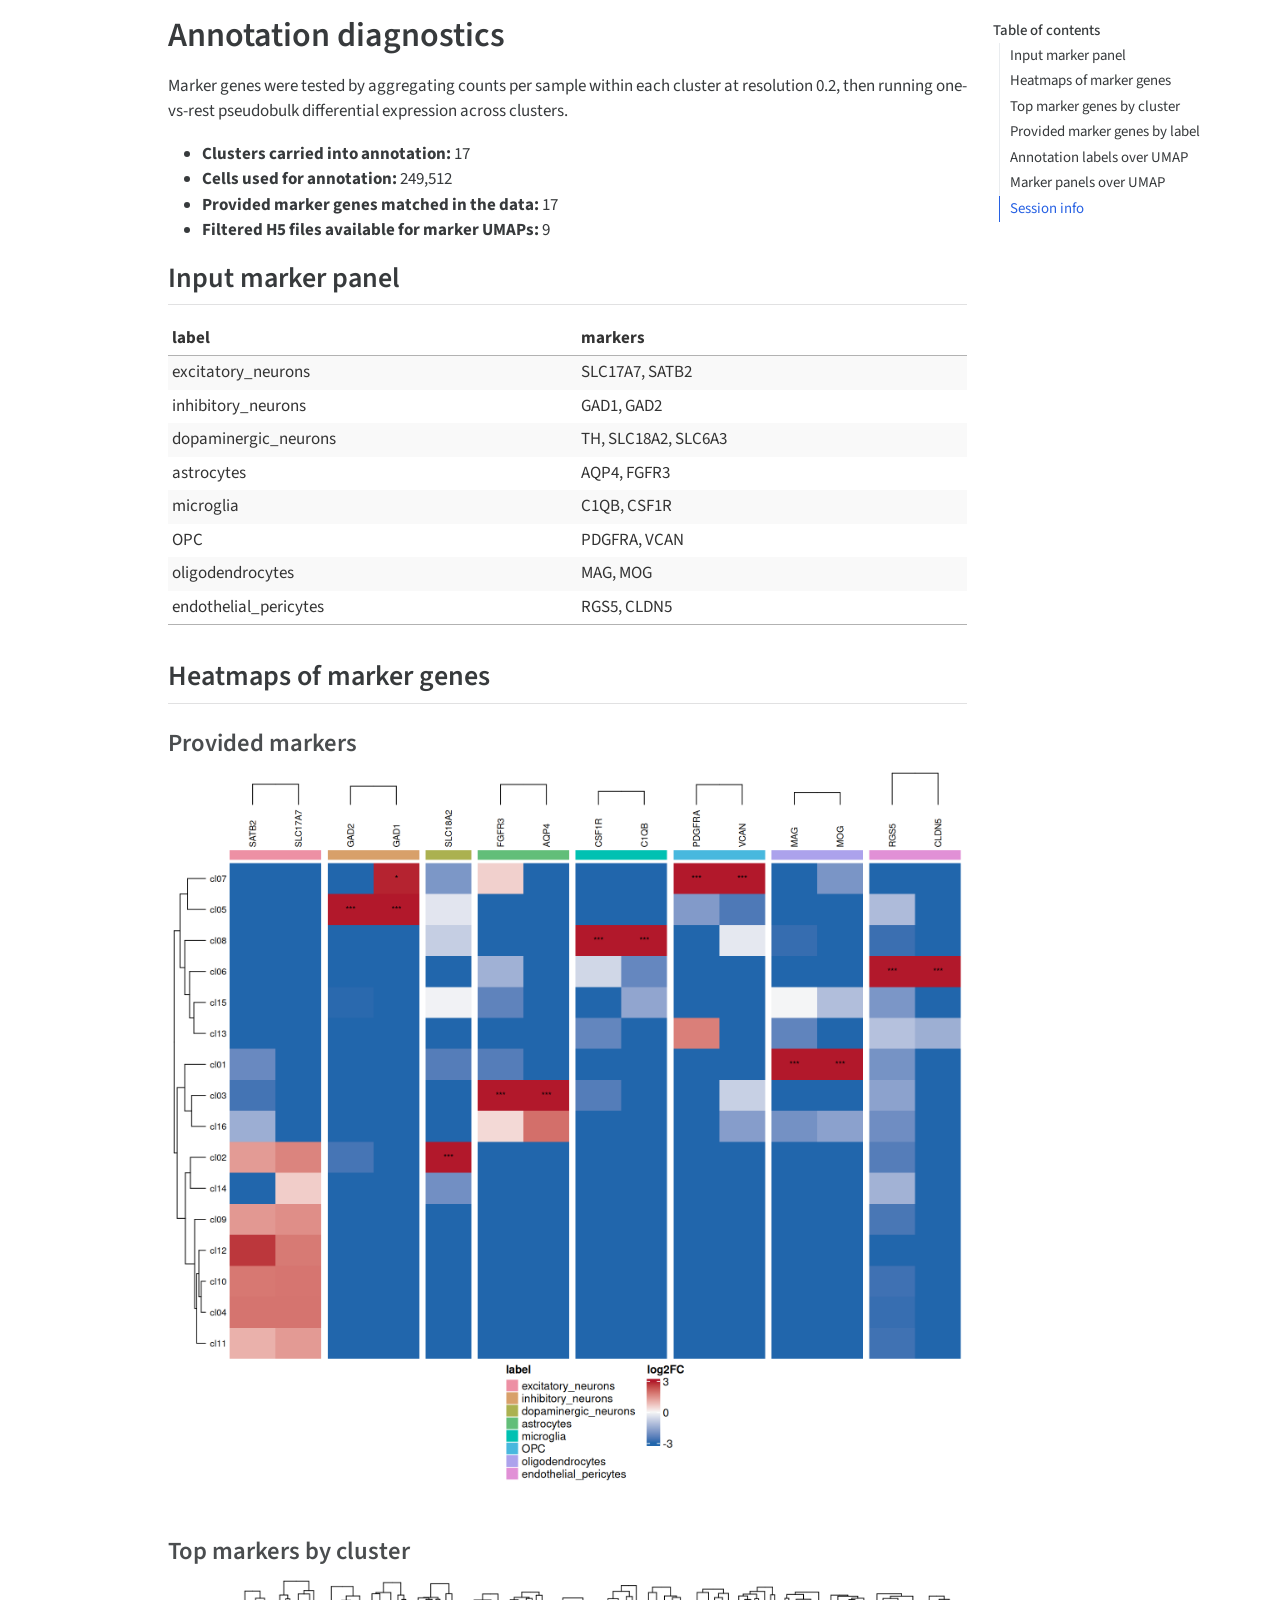
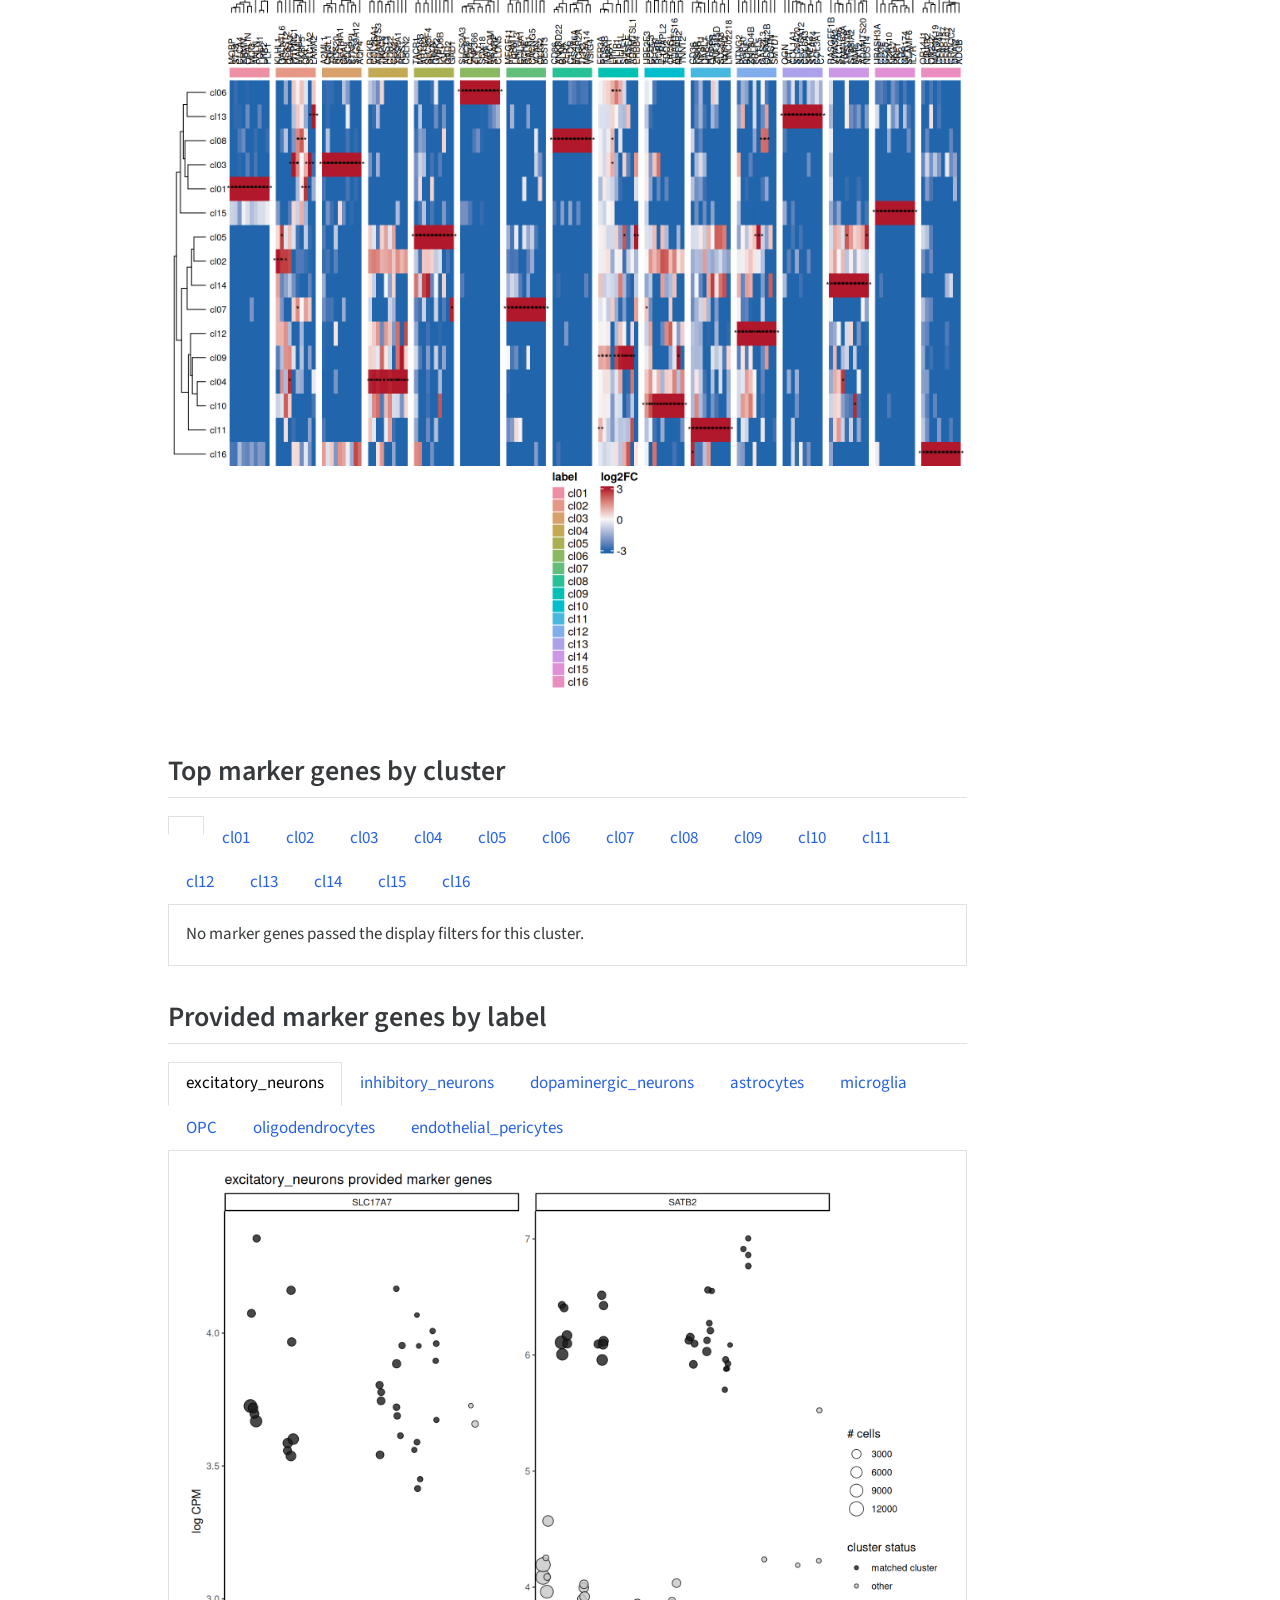
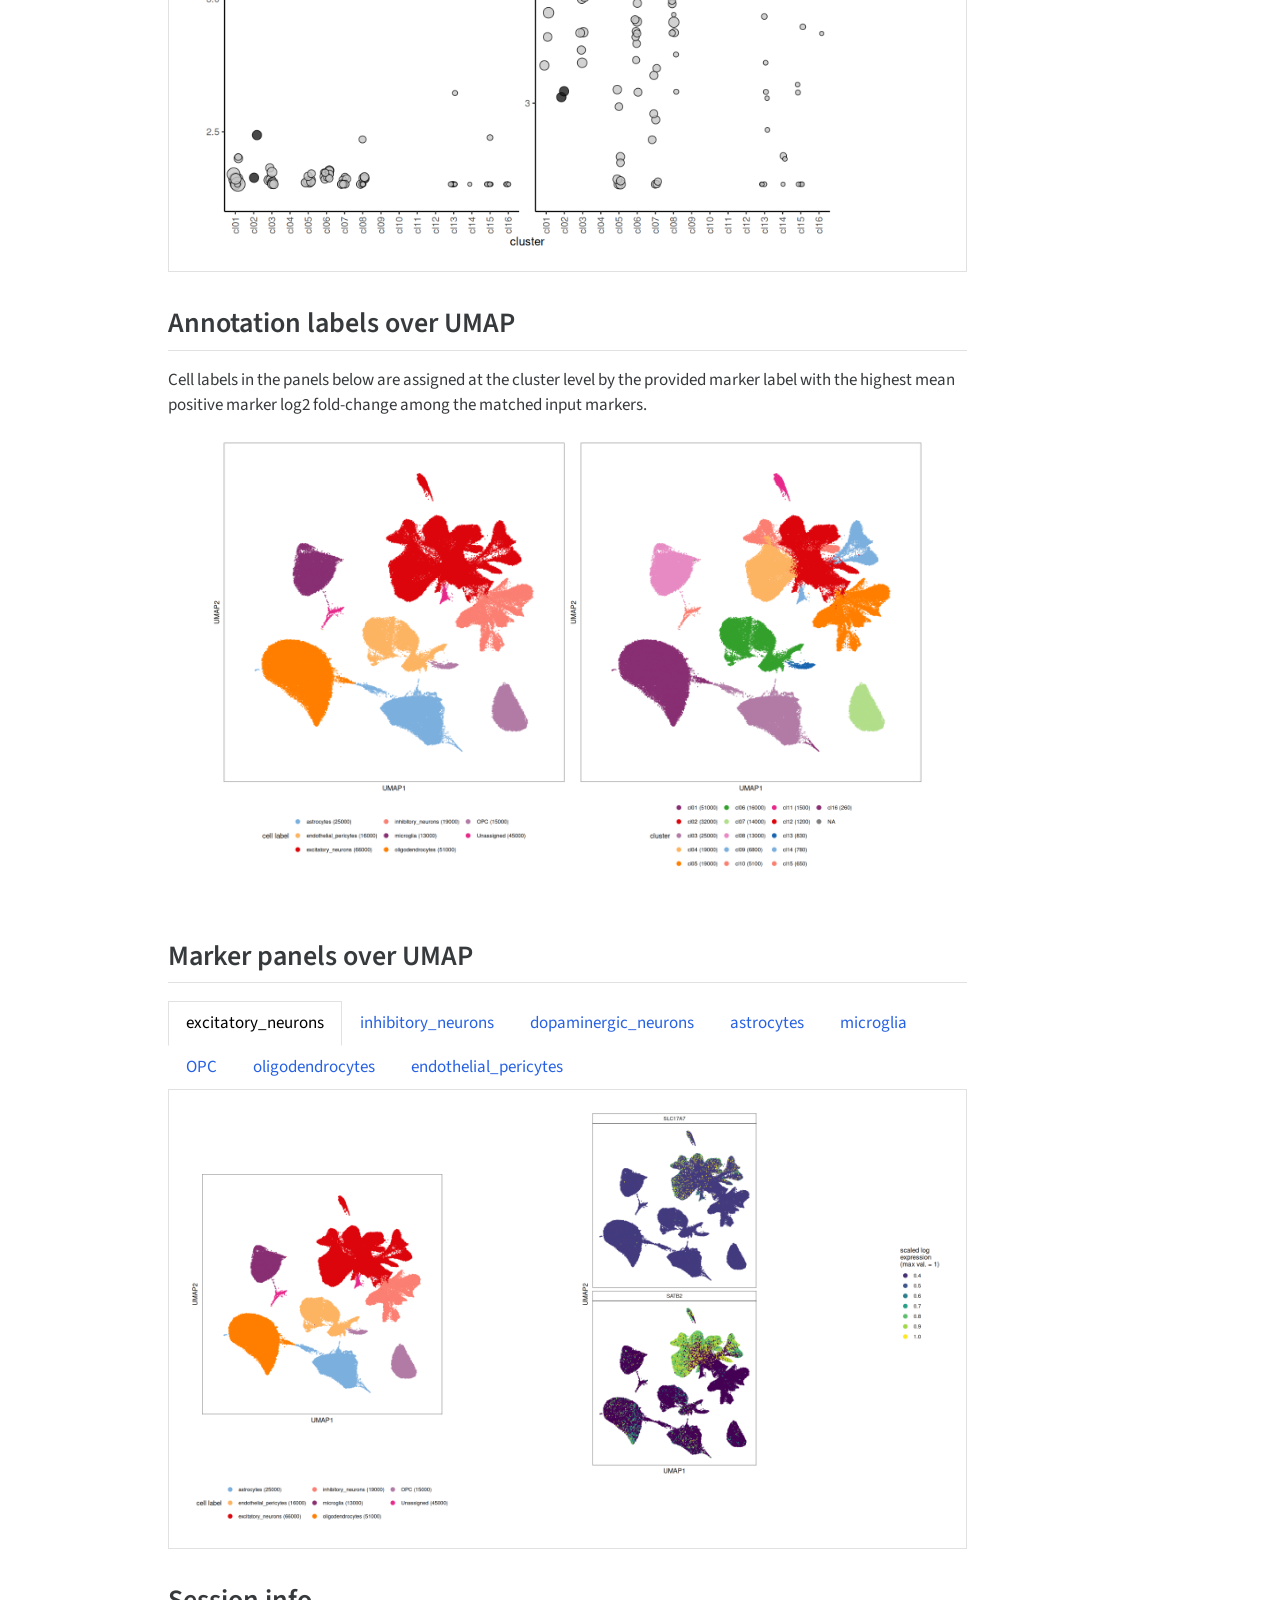
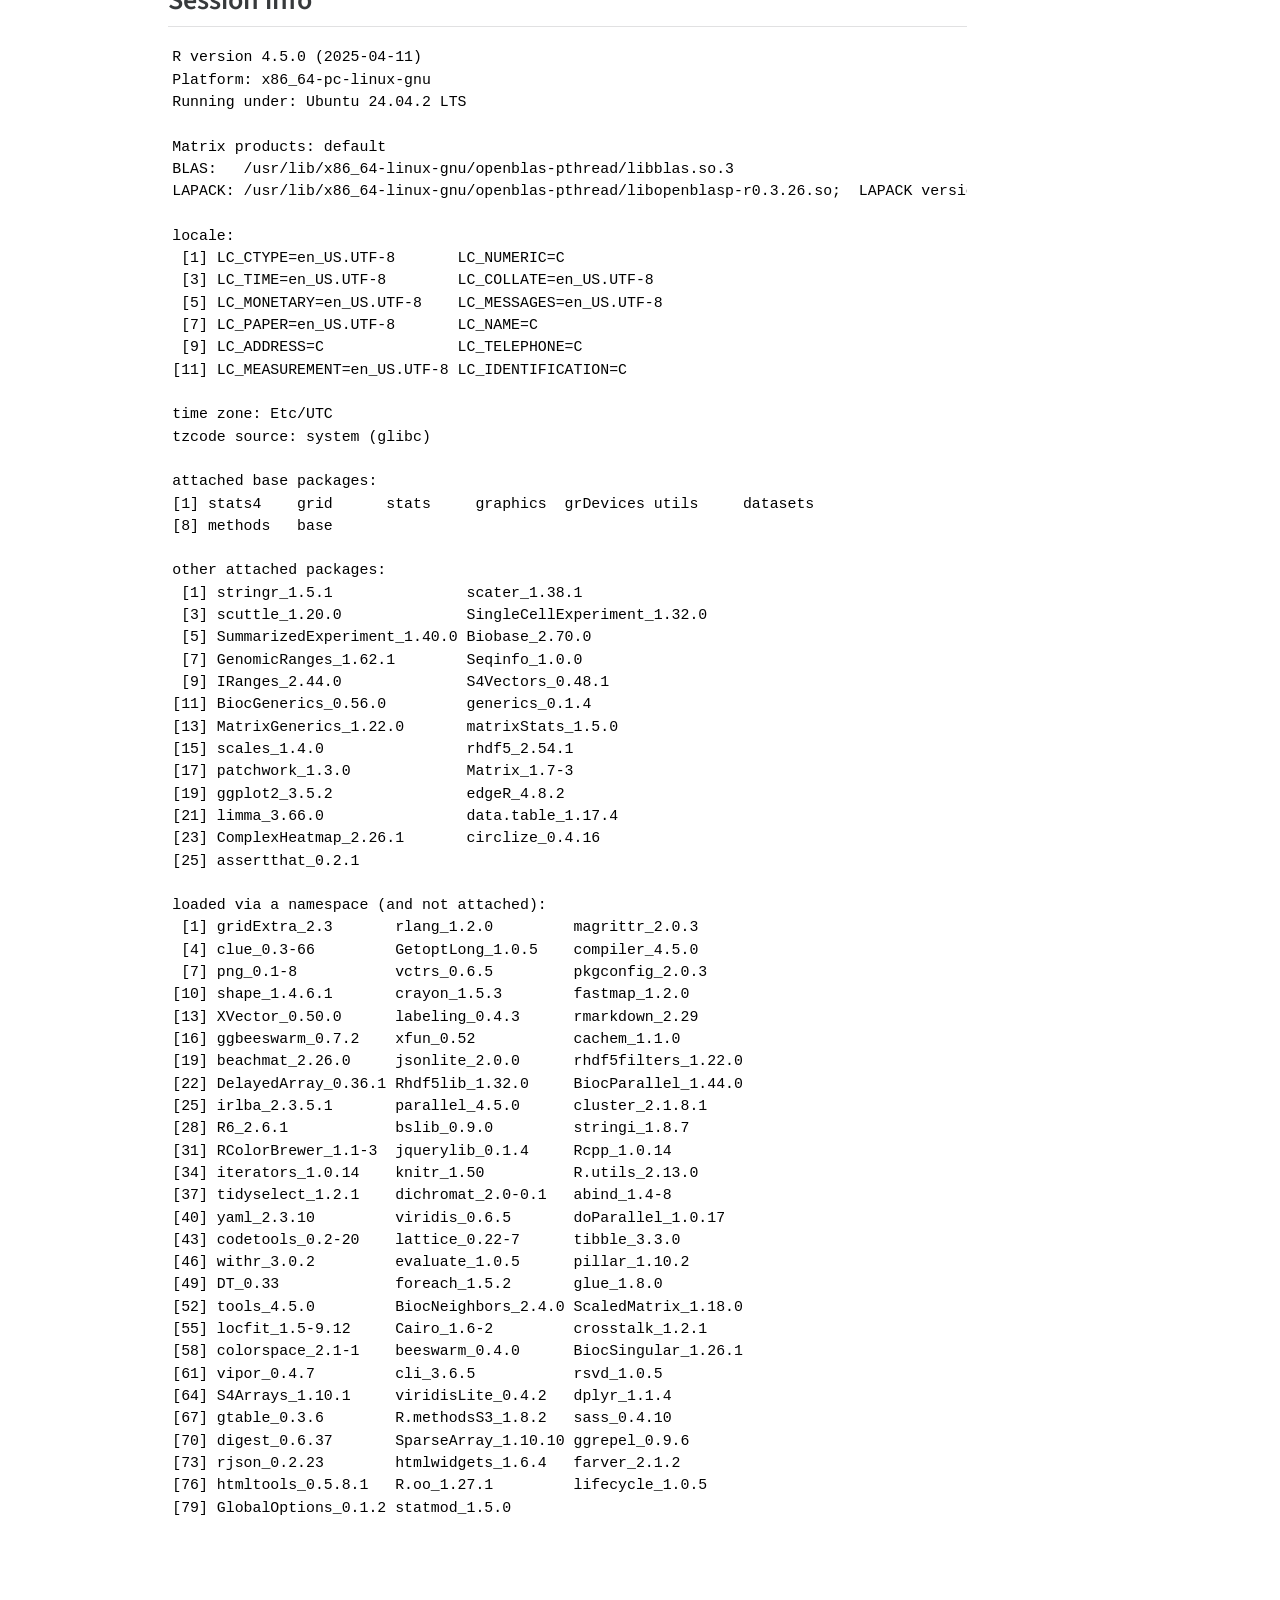
<file: testing/reports/annotation_report.html>
<!DOCTYPE html>
<html xmlns="http://www.w3.org/1999/xhtml" lang="en" xml:lang="en"><head>

<meta charset="utf-8">
<meta name="generator" content="quarto-1.7.32">

<meta name="viewport" content="width=device-width, initial-scale=1.0, user-scalable=yes">


<title>Annotation diagnostics</title>
<style>
code{white-space: pre-wrap;}
span.smallcaps{font-variant: small-caps;}
div.columns{display: flex; gap: min(4vw, 1.5em);}
div.column{flex: auto; overflow-x: auto;}
div.hanging-indent{margin-left: 1.5em; text-indent: -1.5em;}
ul.task-list{list-style: none;}
ul.task-list li input[type="checkbox"] {
  width: 0.8em;
  margin: 0 0.8em 0.2em -1em; /* quarto-specific, see https://github.com/quarto-dev/quarto-cli/issues/4556 */ 
  vertical-align: middle;
}
</style>


<script src="annotation_report_files/libs/clipboard/clipboard.min.js"></script>
<script src="annotation_report_files/libs/quarto-html/quarto.js" type="module"></script>
<script src="annotation_report_files/libs/quarto-html/tabsets/tabsets.js" type="module"></script>
<script src="annotation_report_files/libs/quarto-html/popper.min.js"></script>
<script src="annotation_report_files/libs/quarto-html/tippy.umd.min.js"></script>
<script src="annotation_report_files/libs/quarto-html/anchor.min.js"></script>
<link href="annotation_report_files/libs/quarto-html/tippy.css" rel="stylesheet">
<link href="annotation_report_files/libs/quarto-html/quarto-syntax-highlighting-37eea08aefeeee20ff55810ff984fec1.css" rel="stylesheet" id="quarto-text-highlighting-styles">
<script src="annotation_report_files/libs/bootstrap/bootstrap.min.js"></script>
<link href="annotation_report_files/libs/bootstrap/bootstrap-icons.css" rel="stylesheet">
<link href="annotation_report_files/libs/bootstrap/bootstrap-448af7f8829fd64b98ec0b663877207c.min.css" rel="stylesheet" append-hash="true" id="quarto-bootstrap" data-mode="light">
<link href="annotation_report_files/libs/htmltools-fill-0.5.8.1/fill.css" rel="stylesheet">
<script src="annotation_report_files/libs/htmlwidgets-1.6.4/htmlwidgets.js"></script>
<link href="annotation_report_files/libs/datatables-css-0.0.0/datatables-crosstalk.css" rel="stylesheet">
<script src="annotation_report_files/libs/datatables-binding-0.33/datatables.js"></script>
<script src="annotation_report_files/libs/jquery-3.6.0/jquery-3.6.0.min.js"></script>
<link href="annotation_report_files/libs/dt-core-1.13.6/css/jquery.dataTables.min.css" rel="stylesheet">
<link href="annotation_report_files/libs/dt-core-1.13.6/css/jquery.dataTables.extra.css" rel="stylesheet">
<script src="annotation_report_files/libs/dt-core-1.13.6/js/jquery.dataTables.min.js"></script>
<link href="annotation_report_files/libs/crosstalk-1.2.1/css/crosstalk.min.css" rel="stylesheet">
<script src="annotation_report_files/libs/crosstalk-1.2.1/js/crosstalk.min.js"></script>


</head>

<body class="quarto-light">

<div id="quarto-content" class="page-columns page-rows-contents page-layout-article">
<div id="quarto-margin-sidebar" class="sidebar margin-sidebar">
  <nav id="TOC" role="doc-toc" class="toc-active">
    <h2 id="toc-title">Table of contents</h2>
   
  <ul>
  <li><a href="#input-marker-panel" id="toc-input-marker-panel" class="nav-link active" data-scroll-target="#input-marker-panel">Input marker panel</a></li>
  <li><a href="#heatmaps-of-marker-genes" id="toc-heatmaps-of-marker-genes" class="nav-link" data-scroll-target="#heatmaps-of-marker-genes">Heatmaps of marker genes</a>
  <ul class="collapse">
  <li><a href="#provided-markers" id="toc-provided-markers" class="nav-link" data-scroll-target="#provided-markers">Provided markers</a></li>
  <li><a href="#top-markers-by-cluster" id="toc-top-markers-by-cluster" class="nav-link" data-scroll-target="#top-markers-by-cluster">Top markers by cluster</a></li>
  </ul></li>
  <li><a href="#top-marker-genes-by-cluster" id="toc-top-marker-genes-by-cluster" class="nav-link" data-scroll-target="#top-marker-genes-by-cluster">Top marker genes by cluster</a></li>
  <li><a href="#provided-marker-genes-by-label" id="toc-provided-marker-genes-by-label" class="nav-link" data-scroll-target="#provided-marker-genes-by-label">Provided marker genes by label</a></li>
  <li><a href="#annotation-labels-over-umap" id="toc-annotation-labels-over-umap" class="nav-link" data-scroll-target="#annotation-labels-over-umap">Annotation labels over UMAP</a></li>
  <li><a href="#marker-panels-over-umap" id="toc-marker-panels-over-umap" class="nav-link" data-scroll-target="#marker-panels-over-umap">Marker panels over UMAP</a></li>
  <li><a href="#session-info" id="toc-session-info" class="nav-link" data-scroll-target="#session-info">Session info</a></li>
  </ul>
</nav>
</div>
<main class="content" id="quarto-document-content">

<header id="title-block-header" class="quarto-title-block default">
<div class="quarto-title">
<h1 class="title">Annotation diagnostics</h1>
</div>



<div class="quarto-title-meta">

    
  
    
  </div>
  


</header>


<p>Marker genes were tested by aggregating counts per sample within each cluster at resolution 0.2, then running one-vs-rest pseudobulk differential expression across clusters.</p>
<ul>
<li><strong>Clusters carried into annotation:</strong> 17</li>
<li><strong>Cells used for annotation:</strong> 249,512</li>
<li><strong>Provided marker genes matched in the data:</strong> 17</li>
<li><strong>Filtered H5 files available for marker UMAPs:</strong> 9</li>
</ul>
<section id="input-marker-panel" class="level2">
<h2 class="anchored" data-anchor-id="input-marker-panel">Input marker panel</h2>
<div class="cell">
<div class="cell-output-display">
<div class="datatables html-widget html-fill-item" id="htmlwidget-c36e8e061fd314953698" style="width:100%;height:auto;"></div>
<script type="application/json" data-for="htmlwidget-c36e8e061fd314953698">{"x":{"filter":"none","vertical":false,"data":[["excitatory_neurons","inhibitory_neurons","dopaminergic_neurons","astrocytes","microglia","OPC","oligodendrocytes","endothelial_pericytes"],["SLC17A7, SATB2","GAD1, GAD2","TH, SLC18A2, SLC6A3","AQP4, FGFR3","C1QB, CSF1R","PDGFRA, VCAN","MAG, MOG","RGS5, CLDN5"]],"container":"<table class=\"compact stripe hover\">\n  <thead>\n    <tr>\n      <th>label<\/th>\n      <th>markers<\/th>\n    <\/tr>\n  <\/thead>\n<\/table>","options":{"dom":"t","paging":false,"searching":false,"info":false,"ordering":false,"autoWidth":true,"columnDefs":[{"name":"label","targets":0},{"name":"markers","targets":1}],"order":[],"orderClasses":false}},"evals":[],"jsHooks":[]}</script>
</div>
</div>
</section>
<section id="heatmaps-of-marker-genes" class="level2 tabset">
<h2 class="tabset anchored" data-anchor-id="heatmaps-of-marker-genes">Heatmaps of marker genes</h2>
<section id="provided-markers" class="level3">
<h3 class="anchored" data-anchor-id="provided-markers">Provided markers</h3>
<div class="cell">
<div class="cell-output-display">
<div>
<figure class="figure">
<p><img src="annotation_report_files/figure-html/plot_heatmap_provided_markers-1.png" class="img-fluid figure-img" width="960"></p>
</figure>
</div>
</div>
</div>
</section>
<section id="top-markers-by-cluster" class="level3">
<h3 class="anchored" data-anchor-id="top-markers-by-cluster">Top markers by cluster</h3>
<div class="cell">
<div class="cell-output-display">
<div>
<figure class="figure">
<p><img src="annotation_report_files/figure-html/plot_heatmap_top_markers-1.png" class="img-fluid figure-img" width="960"></p>
</figure>
</div>
</div>
</div>
</section>
</section>
<section id="top-marker-genes-by-cluster" class="level2">
<h2 class="anchored" data-anchor-id="top-marker-genes-by-cluster">Top marker genes by cluster</h2>
<div class="tabset-margin-container"></div><div class="panel-tabset">
<ul class="nav nav-tabs" role="tablist"><li class="nav-item" role="presentation"><a class="nav-link active" id="tabset-1-1-tab" data-bs-toggle="tab" data-bs-target="#tabset-1-1" role="tab" aria-controls="tabset-1-1" aria-selected="true" href=""></a></li><li class="nav-item" role="presentation"><a class="nav-link" id="tabset-1-2-tab" data-bs-toggle="tab" data-bs-target="#tabset-1-2" role="tab" aria-controls="tabset-1-2" aria-selected="false" href="">cl01</a></li><li class="nav-item" role="presentation"><a class="nav-link" id="tabset-1-3-tab" data-bs-toggle="tab" data-bs-target="#tabset-1-3" role="tab" aria-controls="tabset-1-3" aria-selected="false" href="">cl02</a></li><li class="nav-item" role="presentation"><a class="nav-link" id="tabset-1-4-tab" data-bs-toggle="tab" data-bs-target="#tabset-1-4" role="tab" aria-controls="tabset-1-4" aria-selected="false" href="">cl03</a></li><li class="nav-item" role="presentation"><a class="nav-link" id="tabset-1-5-tab" data-bs-toggle="tab" data-bs-target="#tabset-1-5" role="tab" aria-controls="tabset-1-5" aria-selected="false" href="">cl04</a></li><li class="nav-item" role="presentation"><a class="nav-link" id="tabset-1-6-tab" data-bs-toggle="tab" data-bs-target="#tabset-1-6" role="tab" aria-controls="tabset-1-6" aria-selected="false" href="">cl05</a></li><li class="nav-item" role="presentation"><a class="nav-link" id="tabset-1-7-tab" data-bs-toggle="tab" data-bs-target="#tabset-1-7" role="tab" aria-controls="tabset-1-7" aria-selected="false" href="">cl06</a></li><li class="nav-item" role="presentation"><a class="nav-link" id="tabset-1-8-tab" data-bs-toggle="tab" data-bs-target="#tabset-1-8" role="tab" aria-controls="tabset-1-8" aria-selected="false" href="">cl07</a></li><li class="nav-item" role="presentation"><a class="nav-link" id="tabset-1-9-tab" data-bs-toggle="tab" data-bs-target="#tabset-1-9" role="tab" aria-controls="tabset-1-9" aria-selected="false" href="">cl08</a></li><li class="nav-item" role="presentation"><a class="nav-link" id="tabset-1-10-tab" data-bs-toggle="tab" data-bs-target="#tabset-1-10" role="tab" aria-controls="tabset-1-10" aria-selected="false" href="">cl09</a></li><li class="nav-item" role="presentation"><a class="nav-link" id="tabset-1-11-tab" data-bs-toggle="tab" data-bs-target="#tabset-1-11" role="tab" aria-controls="tabset-1-11" aria-selected="false" href="">cl10</a></li><li class="nav-item" role="presentation"><a class="nav-link" id="tabset-1-12-tab" data-bs-toggle="tab" data-bs-target="#tabset-1-12" role="tab" aria-controls="tabset-1-12" aria-selected="false" href="">cl11</a></li><li class="nav-item" role="presentation"><a class="nav-link" id="tabset-1-13-tab" data-bs-toggle="tab" data-bs-target="#tabset-1-13" role="tab" aria-controls="tabset-1-13" aria-selected="false" href="">cl12</a></li><li class="nav-item" role="presentation"><a class="nav-link" id="tabset-1-14-tab" data-bs-toggle="tab" data-bs-target="#tabset-1-14" role="tab" aria-controls="tabset-1-14" aria-selected="false" href="">cl13</a></li><li class="nav-item" role="presentation"><a class="nav-link" id="tabset-1-15-tab" data-bs-toggle="tab" data-bs-target="#tabset-1-15" role="tab" aria-controls="tabset-1-15" aria-selected="false" href="">cl14</a></li><li class="nav-item" role="presentation"><a class="nav-link" id="tabset-1-16-tab" data-bs-toggle="tab" data-bs-target="#tabset-1-16" role="tab" aria-controls="tabset-1-16" aria-selected="false" href="">cl15</a></li><li class="nav-item" role="presentation"><a class="nav-link" id="tabset-1-17-tab" data-bs-toggle="tab" data-bs-target="#tabset-1-17" role="tab" aria-controls="tabset-1-17" aria-selected="false" href="">cl16</a></li></ul>
<div class="tab-content">
<div id="tabset-1-1" class="tab-pane active" role="tabpanel" aria-labelledby="tabset-1-1-tab">
<p>No marker genes passed the display filters for this cluster.</p>
</div>
<div id="tabset-1-2" class="tab-pane" role="tabpanel" aria-labelledby="tabset-1-2-tab">
<p><img src="annotation_report_files/figure-html/plot_top_markers-1.png" class="img-fluid" width="960"></p>
</div>
<div id="tabset-1-3" class="tab-pane" role="tabpanel" aria-labelledby="tabset-1-3-tab">
<p><img src="annotation_report_files/figure-html/plot_top_markers-2.png" class="img-fluid" width="960"></p>
</div>
<div id="tabset-1-4" class="tab-pane" role="tabpanel" aria-labelledby="tabset-1-4-tab">
<p><img src="annotation_report_files/figure-html/plot_top_markers-3.png" class="img-fluid" width="960"></p>
</div>
<div id="tabset-1-5" class="tab-pane" role="tabpanel" aria-labelledby="tabset-1-5-tab">
<p><img src="annotation_report_files/figure-html/plot_top_markers-4.png" class="img-fluid" width="960"></p>
</div>
<div id="tabset-1-6" class="tab-pane" role="tabpanel" aria-labelledby="tabset-1-6-tab">
<p><img src="annotation_report_files/figure-html/plot_top_markers-5.png" class="img-fluid" width="960"></p>
</div>
<div id="tabset-1-7" class="tab-pane" role="tabpanel" aria-labelledby="tabset-1-7-tab">
<p><img src="annotation_report_files/figure-html/plot_top_markers-6.png" class="img-fluid" width="960"></p>
</div>
<div id="tabset-1-8" class="tab-pane" role="tabpanel" aria-labelledby="tabset-1-8-tab">
<p><img src="annotation_report_files/figure-html/plot_top_markers-7.png" class="img-fluid" width="960"></p>
</div>
<div id="tabset-1-9" class="tab-pane" role="tabpanel" aria-labelledby="tabset-1-9-tab">
<p><img src="annotation_report_files/figure-html/plot_top_markers-8.png" class="img-fluid" width="960"></p>
</div>
<div id="tabset-1-10" class="tab-pane" role="tabpanel" aria-labelledby="tabset-1-10-tab">
<p><img src="annotation_report_files/figure-html/plot_top_markers-9.png" class="img-fluid" width="960"></p>
</div>
<div id="tabset-1-11" class="tab-pane" role="tabpanel" aria-labelledby="tabset-1-11-tab">
<p><img src="annotation_report_files/figure-html/plot_top_markers-10.png" class="img-fluid" width="960"></p>
</div>
<div id="tabset-1-12" class="tab-pane" role="tabpanel" aria-labelledby="tabset-1-12-tab">
<p><img src="annotation_report_files/figure-html/plot_top_markers-11.png" class="img-fluid" width="960"></p>
</div>
<div id="tabset-1-13" class="tab-pane" role="tabpanel" aria-labelledby="tabset-1-13-tab">
<p><img src="annotation_report_files/figure-html/plot_top_markers-12.png" class="img-fluid" width="960"></p>
</div>
<div id="tabset-1-14" class="tab-pane" role="tabpanel" aria-labelledby="tabset-1-14-tab">
<p><img src="annotation_report_files/figure-html/plot_top_markers-13.png" class="img-fluid" width="960"></p>
</div>
<div id="tabset-1-15" class="tab-pane" role="tabpanel" aria-labelledby="tabset-1-15-tab">
<p><img src="annotation_report_files/figure-html/plot_top_markers-14.png" class="img-fluid" width="960"></p>
</div>
<div id="tabset-1-16" class="tab-pane" role="tabpanel" aria-labelledby="tabset-1-16-tab">
<p><img src="annotation_report_files/figure-html/plot_top_markers-15.png" class="img-fluid" width="960"></p>
</div>
<div id="tabset-1-17" class="tab-pane" role="tabpanel" aria-labelledby="tabset-1-17-tab">
<p><img src="annotation_report_files/figure-html/plot_top_markers-16.png" class="img-fluid" width="960"></p>
</div>
</div>
</div>
</section>
<section id="provided-marker-genes-by-label" class="level2">
<h2 class="anchored" data-anchor-id="provided-marker-genes-by-label">Provided marker genes by label</h2>
<div class="tabset-margin-container"></div><div class="panel-tabset">
<ul class="nav nav-tabs" role="tablist"><li class="nav-item" role="presentation"><a class="nav-link active" id="tabset-2-1-tab" data-bs-toggle="tab" data-bs-target="#tabset-2-1" role="tab" aria-controls="tabset-2-1" aria-selected="true" href="">excitatory_neurons</a></li><li class="nav-item" role="presentation"><a class="nav-link" id="tabset-2-2-tab" data-bs-toggle="tab" data-bs-target="#tabset-2-2" role="tab" aria-controls="tabset-2-2" aria-selected="false" href="">inhibitory_neurons</a></li><li class="nav-item" role="presentation"><a class="nav-link" id="tabset-2-3-tab" data-bs-toggle="tab" data-bs-target="#tabset-2-3" role="tab" aria-controls="tabset-2-3" aria-selected="false" href="">dopaminergic_neurons</a></li><li class="nav-item" role="presentation"><a class="nav-link" id="tabset-2-4-tab" data-bs-toggle="tab" data-bs-target="#tabset-2-4" role="tab" aria-controls="tabset-2-4" aria-selected="false" href="">astrocytes</a></li><li class="nav-item" role="presentation"><a class="nav-link" id="tabset-2-5-tab" data-bs-toggle="tab" data-bs-target="#tabset-2-5" role="tab" aria-controls="tabset-2-5" aria-selected="false" href="">microglia</a></li><li class="nav-item" role="presentation"><a class="nav-link" id="tabset-2-6-tab" data-bs-toggle="tab" data-bs-target="#tabset-2-6" role="tab" aria-controls="tabset-2-6" aria-selected="false" href="">OPC</a></li><li class="nav-item" role="presentation"><a class="nav-link" id="tabset-2-7-tab" data-bs-toggle="tab" data-bs-target="#tabset-2-7" role="tab" aria-controls="tabset-2-7" aria-selected="false" href="">oligodendrocytes</a></li><li class="nav-item" role="presentation"><a class="nav-link" id="tabset-2-8-tab" data-bs-toggle="tab" data-bs-target="#tabset-2-8" role="tab" aria-controls="tabset-2-8" aria-selected="false" href="">endothelial_pericytes</a></li></ul>
<div class="tab-content">
<div id="tabset-2-1" class="tab-pane active" role="tabpanel" aria-labelledby="tabset-2-1-tab">
<p><img src="annotation_report_files/figure-html/plot_provided_marker_panels-1.png" class="img-fluid" width="960"></p>
</div>
<div id="tabset-2-2" class="tab-pane" role="tabpanel" aria-labelledby="tabset-2-2-tab">
<p><img src="annotation_report_files/figure-html/plot_provided_marker_panels-2.png" class="img-fluid" width="960"></p>
</div>
<div id="tabset-2-3" class="tab-pane" role="tabpanel" aria-labelledby="tabset-2-3-tab">
<p><img src="annotation_report_files/figure-html/plot_provided_marker_panels-3.png" class="img-fluid" width="960"></p>
</div>
<div id="tabset-2-4" class="tab-pane" role="tabpanel" aria-labelledby="tabset-2-4-tab">
<p><img src="annotation_report_files/figure-html/plot_provided_marker_panels-4.png" class="img-fluid" width="960"></p>
</div>
<div id="tabset-2-5" class="tab-pane" role="tabpanel" aria-labelledby="tabset-2-5-tab">
<p><img src="annotation_report_files/figure-html/plot_provided_marker_panels-5.png" class="img-fluid" width="960"></p>
</div>
<div id="tabset-2-6" class="tab-pane" role="tabpanel" aria-labelledby="tabset-2-6-tab">
<p><img src="annotation_report_files/figure-html/plot_provided_marker_panels-6.png" class="img-fluid" width="960"></p>
</div>
<div id="tabset-2-7" class="tab-pane" role="tabpanel" aria-labelledby="tabset-2-7-tab">
<p><img src="annotation_report_files/figure-html/plot_provided_marker_panels-7.png" class="img-fluid" width="960"></p>
</div>
<div id="tabset-2-8" class="tab-pane" role="tabpanel" aria-labelledby="tabset-2-8-tab">
<p><img src="annotation_report_files/figure-html/plot_provided_marker_panels-8.png" class="img-fluid" width="960"></p>
</div>
</div>
</div>
</section>
<section id="annotation-labels-over-umap" class="level2">
<h2 class="anchored" data-anchor-id="annotation-labels-over-umap">Annotation labels over UMAP</h2>
<p>Cell labels in the panels below are assigned at the cluster level by the provided marker label with the highest mean positive marker log2 fold-change among the matched input markers.</p>
<div class="cell">
<div class="cell-output-display">
<div>
<figure class="figure">
<p><img src="annotation_report_files/figure-html/plot_annotation_umap_overview-1.png" class="img-fluid figure-img" width="1728"></p>
</figure>
</div>
</div>
</div>
</section>
<section id="marker-panels-over-umap" class="level2">
<h2 class="anchored" data-anchor-id="marker-panels-over-umap">Marker panels over UMAP</h2>
<div class="tabset-margin-container"></div><div class="panel-tabset">
<ul class="nav nav-tabs" role="tablist"><li class="nav-item" role="presentation"><a class="nav-link active" id="tabset-3-1-tab" data-bs-toggle="tab" data-bs-target="#tabset-3-1" role="tab" aria-controls="tabset-3-1" aria-selected="true" href="">excitatory_neurons</a></li><li class="nav-item" role="presentation"><a class="nav-link" id="tabset-3-2-tab" data-bs-toggle="tab" data-bs-target="#tabset-3-2" role="tab" aria-controls="tabset-3-2" aria-selected="false" href="">inhibitory_neurons</a></li><li class="nav-item" role="presentation"><a class="nav-link" id="tabset-3-3-tab" data-bs-toggle="tab" data-bs-target="#tabset-3-3" role="tab" aria-controls="tabset-3-3" aria-selected="false" href="">dopaminergic_neurons</a></li><li class="nav-item" role="presentation"><a class="nav-link" id="tabset-3-4-tab" data-bs-toggle="tab" data-bs-target="#tabset-3-4" role="tab" aria-controls="tabset-3-4" aria-selected="false" href="">astrocytes</a></li><li class="nav-item" role="presentation"><a class="nav-link" id="tabset-3-5-tab" data-bs-toggle="tab" data-bs-target="#tabset-3-5" role="tab" aria-controls="tabset-3-5" aria-selected="false" href="">microglia</a></li><li class="nav-item" role="presentation"><a class="nav-link" id="tabset-3-6-tab" data-bs-toggle="tab" data-bs-target="#tabset-3-6" role="tab" aria-controls="tabset-3-6" aria-selected="false" href="">OPC</a></li><li class="nav-item" role="presentation"><a class="nav-link" id="tabset-3-7-tab" data-bs-toggle="tab" data-bs-target="#tabset-3-7" role="tab" aria-controls="tabset-3-7" aria-selected="false" href="">oligodendrocytes</a></li><li class="nav-item" role="presentation"><a class="nav-link" id="tabset-3-8-tab" data-bs-toggle="tab" data-bs-target="#tabset-3-8" role="tab" aria-controls="tabset-3-8" aria-selected="false" href="">endothelial_pericytes</a></li></ul>
<div class="tab-content">
<div id="tabset-3-1" class="tab-pane active" role="tabpanel" aria-labelledby="tabset-3-1-tab">
<p><img src="annotation_report_files/figure-html/plot_marker_umaps-1.png" class="img-fluid" width="1728"></p>
</div>
<div id="tabset-3-2" class="tab-pane" role="tabpanel" aria-labelledby="tabset-3-2-tab">
<p><img src="annotation_report_files/figure-html/plot_marker_umaps-2.png" class="img-fluid" width="1728"></p>
</div>
<div id="tabset-3-3" class="tab-pane" role="tabpanel" aria-labelledby="tabset-3-3-tab">
<p><img src="annotation_report_files/figure-html/plot_marker_umaps-3.png" class="img-fluid" width="1728"></p>
</div>
<div id="tabset-3-4" class="tab-pane" role="tabpanel" aria-labelledby="tabset-3-4-tab">
<p><img src="annotation_report_files/figure-html/plot_marker_umaps-4.png" class="img-fluid" width="1728"></p>
</div>
<div id="tabset-3-5" class="tab-pane" role="tabpanel" aria-labelledby="tabset-3-5-tab">
<p><img src="annotation_report_files/figure-html/plot_marker_umaps-5.png" class="img-fluid" width="1728"></p>
</div>
<div id="tabset-3-6" class="tab-pane" role="tabpanel" aria-labelledby="tabset-3-6-tab">
<p><img src="annotation_report_files/figure-html/plot_marker_umaps-6.png" class="img-fluid" width="1728"></p>
</div>
<div id="tabset-3-7" class="tab-pane" role="tabpanel" aria-labelledby="tabset-3-7-tab">
<p><img src="annotation_report_files/figure-html/plot_marker_umaps-7.png" class="img-fluid" width="1728"></p>
</div>
<div id="tabset-3-8" class="tab-pane" role="tabpanel" aria-labelledby="tabset-3-8-tab">
<p><img src="annotation_report_files/figure-html/plot_marker_umaps-8.png" class="img-fluid" width="1728"></p>
</div>
</div>
</div>
</section>
<section id="session-info" class="level2">
<h2 class="anchored" data-anchor-id="session-info">Session info</h2>
<div class="cell">
<div class="cell-output cell-output-stdout">
<pre><code>R version 4.5.0 (2025-04-11)
Platform: x86_64-pc-linux-gnu
Running under: Ubuntu 24.04.2 LTS

Matrix products: default
BLAS:   /usr/lib/x86_64-linux-gnu/openblas-pthread/libblas.so.3 
LAPACK: /usr/lib/x86_64-linux-gnu/openblas-pthread/libopenblasp-r0.3.26.so;  LAPACK version 3.12.0

locale:
 [1] LC_CTYPE=en_US.UTF-8       LC_NUMERIC=C              
 [3] LC_TIME=en_US.UTF-8        LC_COLLATE=en_US.UTF-8    
 [5] LC_MONETARY=en_US.UTF-8    LC_MESSAGES=en_US.UTF-8   
 [7] LC_PAPER=en_US.UTF-8       LC_NAME=C                 
 [9] LC_ADDRESS=C               LC_TELEPHONE=C            
[11] LC_MEASUREMENT=en_US.UTF-8 LC_IDENTIFICATION=C       

time zone: Etc/UTC
tzcode source: system (glibc)

attached base packages:
[1] stats4    grid      stats     graphics  grDevices utils     datasets 
[8] methods   base     

other attached packages:
 [1] stringr_1.5.1               scater_1.38.1              
 [3] scuttle_1.20.0              SingleCellExperiment_1.32.0
 [5] SummarizedExperiment_1.40.0 Biobase_2.70.0             
 [7] GenomicRanges_1.62.1        Seqinfo_1.0.0              
 [9] IRanges_2.44.0              S4Vectors_0.48.1           
[11] BiocGenerics_0.56.0         generics_0.1.4             
[13] MatrixGenerics_1.22.0       matrixStats_1.5.0          
[15] scales_1.4.0                rhdf5_2.54.1               
[17] patchwork_1.3.0             Matrix_1.7-3               
[19] ggplot2_3.5.2               edgeR_4.8.2                
[21] limma_3.66.0                data.table_1.17.4          
[23] ComplexHeatmap_2.26.1       circlize_0.4.16            
[25] assertthat_0.2.1           

loaded via a namespace (and not attached):
 [1] gridExtra_2.3       rlang_1.2.0         magrittr_2.0.3     
 [4] clue_0.3-66         GetoptLong_1.0.5    compiler_4.5.0     
 [7] png_0.1-8           vctrs_0.6.5         pkgconfig_2.0.3    
[10] shape_1.4.6.1       crayon_1.5.3        fastmap_1.2.0      
[13] XVector_0.50.0      labeling_0.4.3      rmarkdown_2.29     
[16] ggbeeswarm_0.7.2    xfun_0.52           cachem_1.1.0       
[19] beachmat_2.26.0     jsonlite_2.0.0      rhdf5filters_1.22.0
[22] DelayedArray_0.36.1 Rhdf5lib_1.32.0     BiocParallel_1.44.0
[25] irlba_2.3.5.1       parallel_4.5.0      cluster_2.1.8.1    
[28] R6_2.6.1            bslib_0.9.0         stringi_1.8.7      
[31] RColorBrewer_1.1-3  jquerylib_0.1.4     Rcpp_1.0.14        
[34] iterators_1.0.14    knitr_1.50          R.utils_2.13.0     
[37] tidyselect_1.2.1    dichromat_2.0-0.1   abind_1.4-8        
[40] yaml_2.3.10         viridis_0.6.5       doParallel_1.0.17  
[43] codetools_0.2-20    lattice_0.22-7      tibble_3.3.0       
[46] withr_3.0.2         evaluate_1.0.5      pillar_1.10.2      
[49] DT_0.33             foreach_1.5.2       glue_1.8.0         
[52] tools_4.5.0         BiocNeighbors_2.4.0 ScaledMatrix_1.18.0
[55] locfit_1.5-9.12     Cairo_1.6-2         crosstalk_1.2.1    
[58] colorspace_2.1-1    beeswarm_0.4.0      BiocSingular_1.26.1
[61] vipor_0.4.7         cli_3.6.5           rsvd_1.0.5         
[64] S4Arrays_1.10.1     viridisLite_0.4.2   dplyr_1.1.4        
[67] gtable_0.3.6        R.methodsS3_1.8.2   sass_0.4.10        
[70] digest_0.6.37       SparseArray_1.10.10 ggrepel_0.9.6      
[73] rjson_0.2.23        htmlwidgets_1.6.4   farver_2.1.2       
[76] htmltools_0.5.8.1   R.oo_1.27.1         lifecycle_1.0.5    
[79] GlobalOptions_0.1.2 statmod_1.5.0      </code></pre>
</div>
</div>
</section>

</main>
<!-- /main column -->
<script id="quarto-html-after-body" type="application/javascript">
  window.document.addEventListener("DOMContentLoaded", function (event) {
    const icon = "";
    const anchorJS = new window.AnchorJS();
    anchorJS.options = {
      placement: 'right',
      icon: icon
    };
    anchorJS.add('.anchored');
    const isCodeAnnotation = (el) => {
      for (const clz of el.classList) {
        if (clz.startsWith('code-annotation-')) {                     
          return true;
        }
      }
      return false;
    }
    const onCopySuccess = function(e) {
      // button target
      const button = e.trigger;
      // don't keep focus
      button.blur();
      // flash "checked"
      button.classList.add('code-copy-button-checked');
      var currentTitle = button.getAttribute("title");
      button.setAttribute("title", "Copied!");
      let tooltip;
      if (window.bootstrap) {
        button.setAttribute("data-bs-toggle", "tooltip");
        button.setAttribute("data-bs-placement", "left");
        button.setAttribute("data-bs-title", "Copied!");
        tooltip = new bootstrap.Tooltip(button, 
          { trigger: "manual", 
            customClass: "code-copy-button-tooltip",
            offset: [0, -8]});
        tooltip.show();    
      }
      setTimeout(function() {
        if (tooltip) {
          tooltip.hide();
          button.removeAttribute("data-bs-title");
          button.removeAttribute("data-bs-toggle");
          button.removeAttribute("data-bs-placement");
        }
        button.setAttribute("title", currentTitle);
        button.classList.remove('code-copy-button-checked');
      }, 1000);
      // clear code selection
      e.clearSelection();
    }
    const getTextToCopy = function(trigger) {
        const codeEl = trigger.previousElementSibling.cloneNode(true);
        for (const childEl of codeEl.children) {
          if (isCodeAnnotation(childEl)) {
            childEl.remove();
          }
        }
        return codeEl.innerText;
    }
    const clipboard = new window.ClipboardJS('.code-copy-button:not([data-in-quarto-modal])', {
      text: getTextToCopy
    });
    clipboard.on('success', onCopySuccess);
    if (window.document.getElementById('quarto-embedded-source-code-modal')) {
      const clipboardModal = new window.ClipboardJS('.code-copy-button[data-in-quarto-modal]', {
        text: getTextToCopy,
        container: window.document.getElementById('quarto-embedded-source-code-modal')
      });
      clipboardModal.on('success', onCopySuccess);
    }
      var localhostRegex = new RegExp(/^(?:http|https):\/\/localhost\:?[0-9]*\//);
      var mailtoRegex = new RegExp(/^mailto:/);
        var filterRegex = new RegExp('/' + window.location.host + '/');
      var isInternal = (href) => {
          return filterRegex.test(href) || localhostRegex.test(href) || mailtoRegex.test(href);
      }
      // Inspect non-navigation links and adorn them if external
     var links = window.document.querySelectorAll('a[href]:not(.nav-link):not(.navbar-brand):not(.toc-action):not(.sidebar-link):not(.sidebar-item-toggle):not(.pagination-link):not(.no-external):not([aria-hidden]):not(.dropdown-item):not(.quarto-navigation-tool):not(.about-link)');
      for (var i=0; i<links.length; i++) {
        const link = links[i];
        if (!isInternal(link.href)) {
          // undo the damage that might have been done by quarto-nav.js in the case of
          // links that we want to consider external
          if (link.dataset.originalHref !== undefined) {
            link.href = link.dataset.originalHref;
          }
        }
      }
    function tippyHover(el, contentFn, onTriggerFn, onUntriggerFn) {
      const config = {
        allowHTML: true,
        maxWidth: 500,
        delay: 100,
        arrow: false,
        appendTo: function(el) {
            return el.parentElement;
        },
        interactive: true,
        interactiveBorder: 10,
        theme: 'quarto',
        placement: 'bottom-start',
      };
      if (contentFn) {
        config.content = contentFn;
      }
      if (onTriggerFn) {
        config.onTrigger = onTriggerFn;
      }
      if (onUntriggerFn) {
        config.onUntrigger = onUntriggerFn;
      }
      window.tippy(el, config); 
    }
    const noterefs = window.document.querySelectorAll('a[role="doc-noteref"]');
    for (var i=0; i<noterefs.length; i++) {
      const ref = noterefs[i];
      tippyHover(ref, function() {
        // use id or data attribute instead here
        let href = ref.getAttribute('data-footnote-href') || ref.getAttribute('href');
        try { href = new URL(href).hash; } catch {}
        const id = href.replace(/^#\/?/, "");
        const note = window.document.getElementById(id);
        if (note) {
          return note.innerHTML;
        } else {
          return "";
        }
      });
    }
    const xrefs = window.document.querySelectorAll('a.quarto-xref');
    const processXRef = (id, note) => {
      // Strip column container classes
      const stripColumnClz = (el) => {
        el.classList.remove("page-full", "page-columns");
        if (el.children) {
          for (const child of el.children) {
            stripColumnClz(child);
          }
        }
      }
      stripColumnClz(note)
      if (id === null || id.startsWith('sec-')) {
        // Special case sections, only their first couple elements
        const container = document.createElement("div");
        if (note.children && note.children.length > 2) {
          container.appendChild(note.children[0].cloneNode(true));
          for (let i = 1; i < note.children.length; i++) {
            const child = note.children[i];
            if (child.tagName === "P" && child.innerText === "") {
              continue;
            } else {
              container.appendChild(child.cloneNode(true));
              break;
            }
          }
          if (window.Quarto?.typesetMath) {
            window.Quarto.typesetMath(container);
          }
          return container.innerHTML
        } else {
          if (window.Quarto?.typesetMath) {
            window.Quarto.typesetMath(note);
          }
          return note.innerHTML;
        }
      } else {
        // Remove any anchor links if they are present
        const anchorLink = note.querySelector('a.anchorjs-link');
        if (anchorLink) {
          anchorLink.remove();
        }
        if (window.Quarto?.typesetMath) {
          window.Quarto.typesetMath(note);
        }
        if (note.classList.contains("callout")) {
          return note.outerHTML;
        } else {
          return note.innerHTML;
        }
      }
    }
    for (var i=0; i<xrefs.length; i++) {
      const xref = xrefs[i];
      tippyHover(xref, undefined, function(instance) {
        instance.disable();
        let url = xref.getAttribute('href');
        let hash = undefined; 
        if (url.startsWith('#')) {
          hash = url;
        } else {
          try { hash = new URL(url).hash; } catch {}
        }
        if (hash) {
          const id = hash.replace(/^#\/?/, "");
          const note = window.document.getElementById(id);
          if (note !== null) {
            try {
              const html = processXRef(id, note.cloneNode(true));
              instance.setContent(html);
            } finally {
              instance.enable();
              instance.show();
            }
          } else {
            // See if we can fetch this
            fetch(url.split('#')[0])
            .then(res => res.text())
            .then(html => {
              const parser = new DOMParser();
              const htmlDoc = parser.parseFromString(html, "text/html");
              const note = htmlDoc.getElementById(id);
              if (note !== null) {
                const html = processXRef(id, note);
                instance.setContent(html);
              } 
            }).finally(() => {
              instance.enable();
              instance.show();
            });
          }
        } else {
          // See if we can fetch a full url (with no hash to target)
          // This is a special case and we should probably do some content thinning / targeting
          fetch(url)
          .then(res => res.text())
          .then(html => {
            const parser = new DOMParser();
            const htmlDoc = parser.parseFromString(html, "text/html");
            const note = htmlDoc.querySelector('main.content');
            if (note !== null) {
              // This should only happen for chapter cross references
              // (since there is no id in the URL)
              // remove the first header
              if (note.children.length > 0 && note.children[0].tagName === "HEADER") {
                note.children[0].remove();
              }
              const html = processXRef(null, note);
              instance.setContent(html);
            } 
          }).finally(() => {
            instance.enable();
            instance.show();
          });
        }
      }, function(instance) {
      });
    }
        let selectedAnnoteEl;
        const selectorForAnnotation = ( cell, annotation) => {
          let cellAttr = 'data-code-cell="' + cell + '"';
          let lineAttr = 'data-code-annotation="' +  annotation + '"';
          const selector = 'span[' + cellAttr + '][' + lineAttr + ']';
          return selector;
        }
        const selectCodeLines = (annoteEl) => {
          const doc = window.document;
          const targetCell = annoteEl.getAttribute("data-target-cell");
          const targetAnnotation = annoteEl.getAttribute("data-target-annotation");
          const annoteSpan = window.document.querySelector(selectorForAnnotation(targetCell, targetAnnotation));
          const lines = annoteSpan.getAttribute("data-code-lines").split(",");
          const lineIds = lines.map((line) => {
            return targetCell + "-" + line;
          })
          let top = null;
          let height = null;
          let parent = null;
          if (lineIds.length > 0) {
              //compute the position of the single el (top and bottom and make a div)
              const el = window.document.getElementById(lineIds[0]);
              top = el.offsetTop;
              height = el.offsetHeight;
              parent = el.parentElement.parentElement;
            if (lineIds.length > 1) {
              const lastEl = window.document.getElementById(lineIds[lineIds.length - 1]);
              const bottom = lastEl.offsetTop + lastEl.offsetHeight;
              height = bottom - top;
            }
            if (top !== null && height !== null && parent !== null) {
              // cook up a div (if necessary) and position it 
              let div = window.document.getElementById("code-annotation-line-highlight");
              if (div === null) {
                div = window.document.createElement("div");
                div.setAttribute("id", "code-annotation-line-highlight");
                div.style.position = 'absolute';
                parent.appendChild(div);
              }
              div.style.top = top - 2 + "px";
              div.style.height = height + 4 + "px";
              div.style.left = 0;
              let gutterDiv = window.document.getElementById("code-annotation-line-highlight-gutter");
              if (gutterDiv === null) {
                gutterDiv = window.document.createElement("div");
                gutterDiv.setAttribute("id", "code-annotation-line-highlight-gutter");
                gutterDiv.style.position = 'absolute';
                const codeCell = window.document.getElementById(targetCell);
                const gutter = codeCell.querySelector('.code-annotation-gutter');
                gutter.appendChild(gutterDiv);
              }
              gutterDiv.style.top = top - 2 + "px";
              gutterDiv.style.height = height + 4 + "px";
            }
            selectedAnnoteEl = annoteEl;
          }
        };
        const unselectCodeLines = () => {
          const elementsIds = ["code-annotation-line-highlight", "code-annotation-line-highlight-gutter"];
          elementsIds.forEach((elId) => {
            const div = window.document.getElementById(elId);
            if (div) {
              div.remove();
            }
          });
          selectedAnnoteEl = undefined;
        };
          // Handle positioning of the toggle
      window.addEventListener(
        "resize",
        throttle(() => {
          elRect = undefined;
          if (selectedAnnoteEl) {
            selectCodeLines(selectedAnnoteEl);
          }
        }, 10)
      );
      function throttle(fn, ms) {
      let throttle = false;
      let timer;
        return (...args) => {
          if(!throttle) { // first call gets through
              fn.apply(this, args);
              throttle = true;
          } else { // all the others get throttled
              if(timer) clearTimeout(timer); // cancel #2
              timer = setTimeout(() => {
                fn.apply(this, args);
                timer = throttle = false;
              }, ms);
          }
        };
      }
        // Attach click handler to the DT
        const annoteDls = window.document.querySelectorAll('dt[data-target-cell]');
        for (const annoteDlNode of annoteDls) {
          annoteDlNode.addEventListener('click', (event) => {
            const clickedEl = event.target;
            if (clickedEl !== selectedAnnoteEl) {
              unselectCodeLines();
              const activeEl = window.document.querySelector('dt[data-target-cell].code-annotation-active');
              if (activeEl) {
                activeEl.classList.remove('code-annotation-active');
              }
              selectCodeLines(clickedEl);
              clickedEl.classList.add('code-annotation-active');
            } else {
              // Unselect the line
              unselectCodeLines();
              clickedEl.classList.remove('code-annotation-active');
            }
          });
        }
    const findCites = (el) => {
      const parentEl = el.parentElement;
      if (parentEl) {
        const cites = parentEl.dataset.cites;
        if (cites) {
          return {
            el,
            cites: cites.split(' ')
          };
        } else {
          return findCites(el.parentElement)
        }
      } else {
        return undefined;
      }
    };
    var bibliorefs = window.document.querySelectorAll('a[role="doc-biblioref"]');
    for (var i=0; i<bibliorefs.length; i++) {
      const ref = bibliorefs[i];
      const citeInfo = findCites(ref);
      if (citeInfo) {
        tippyHover(citeInfo.el, function() {
          var popup = window.document.createElement('div');
          citeInfo.cites.forEach(function(cite) {
            var citeDiv = window.document.createElement('div');
            citeDiv.classList.add('hanging-indent');
            citeDiv.classList.add('csl-entry');
            var biblioDiv = window.document.getElementById('ref-' + cite);
            if (biblioDiv) {
              citeDiv.innerHTML = biblioDiv.innerHTML;
            }
            popup.appendChild(citeDiv);
          });
          return popup.innerHTML;
        });
      }
    }
  });
  </script>
</div> <!-- /content -->




</body></html>
</file>
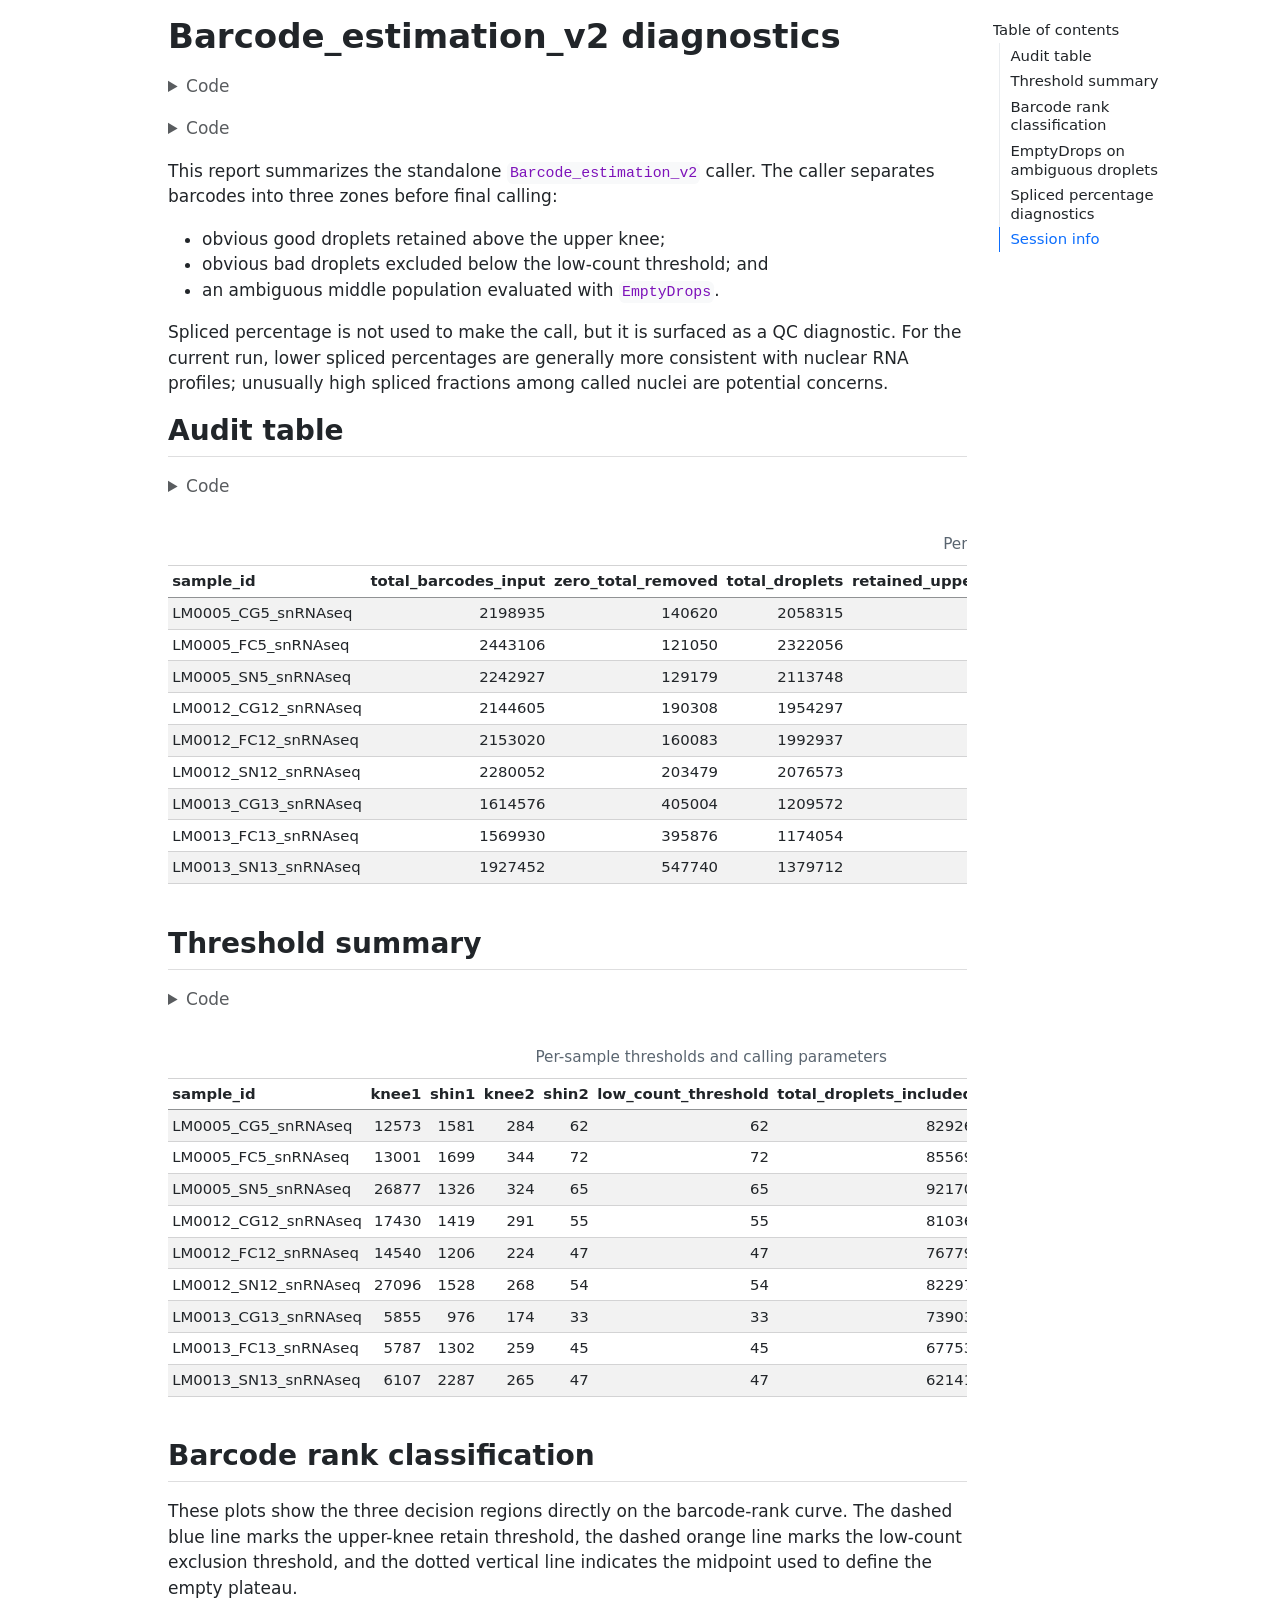
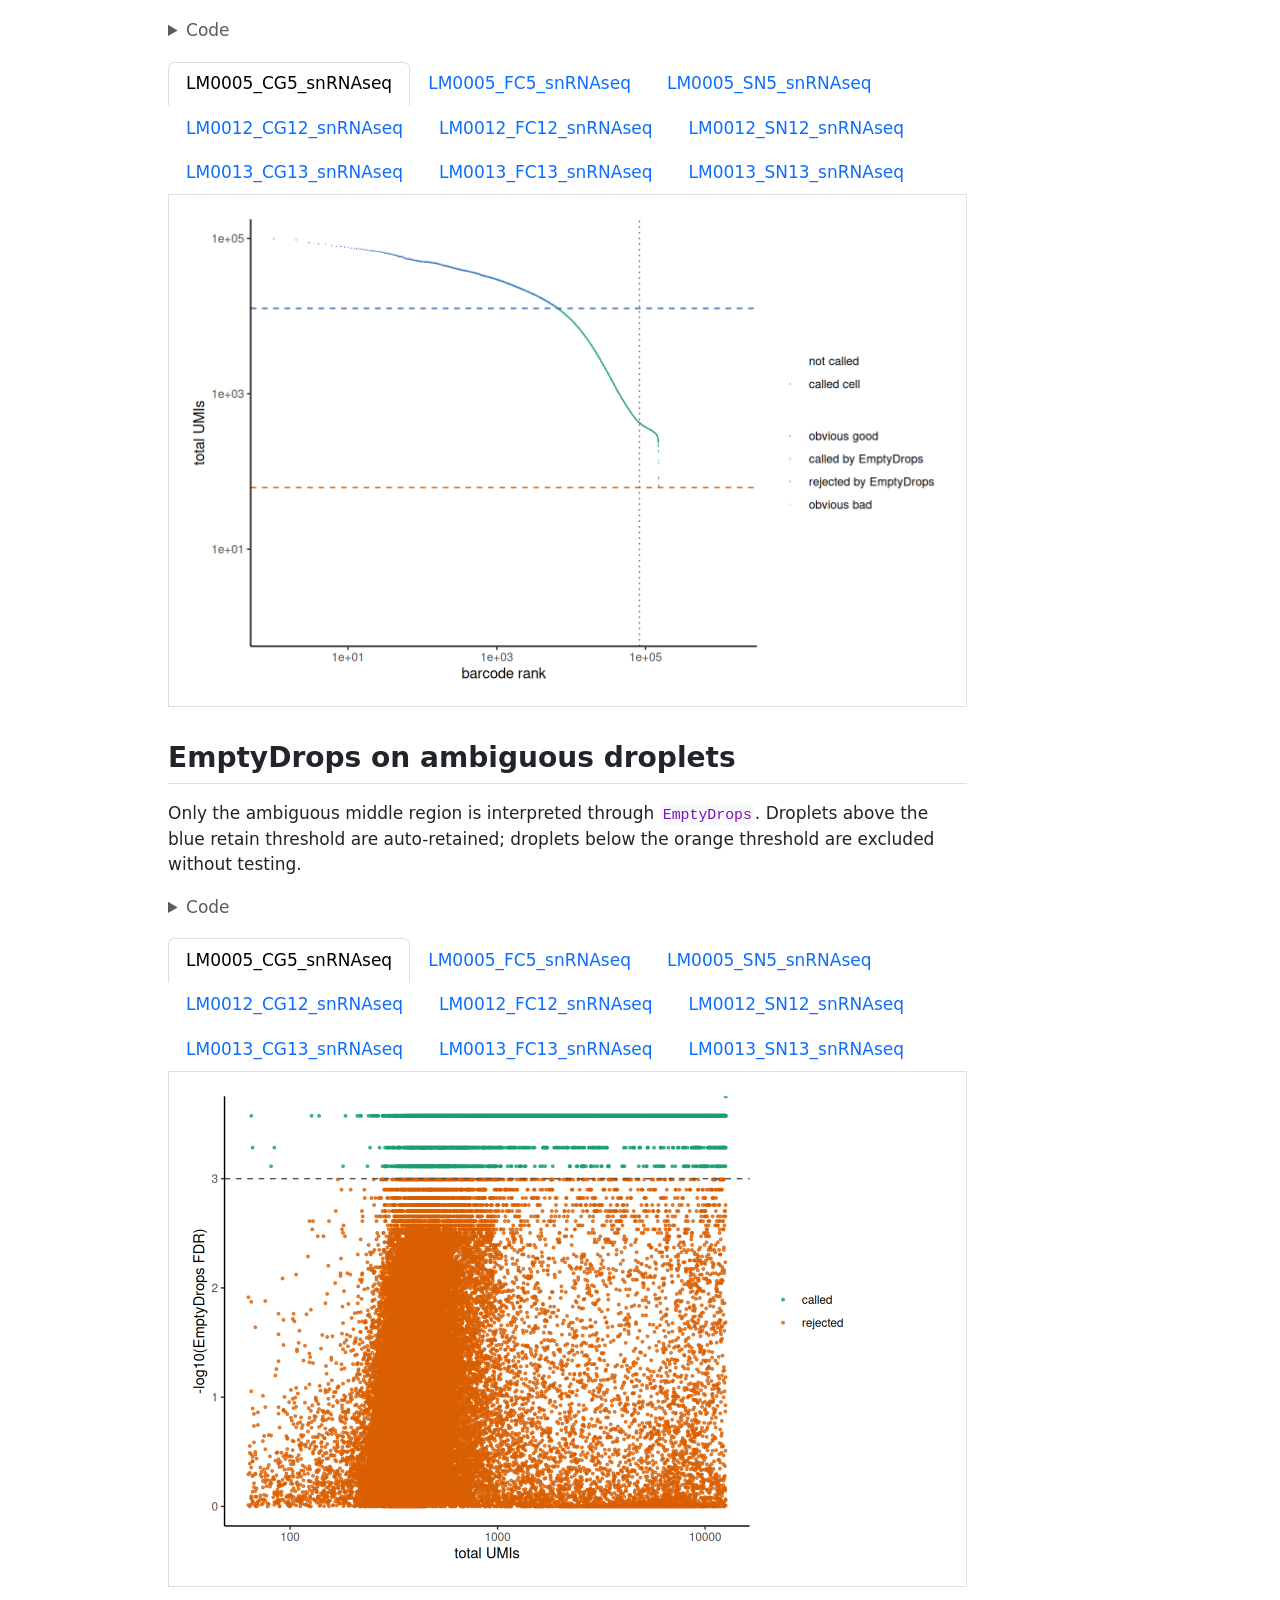
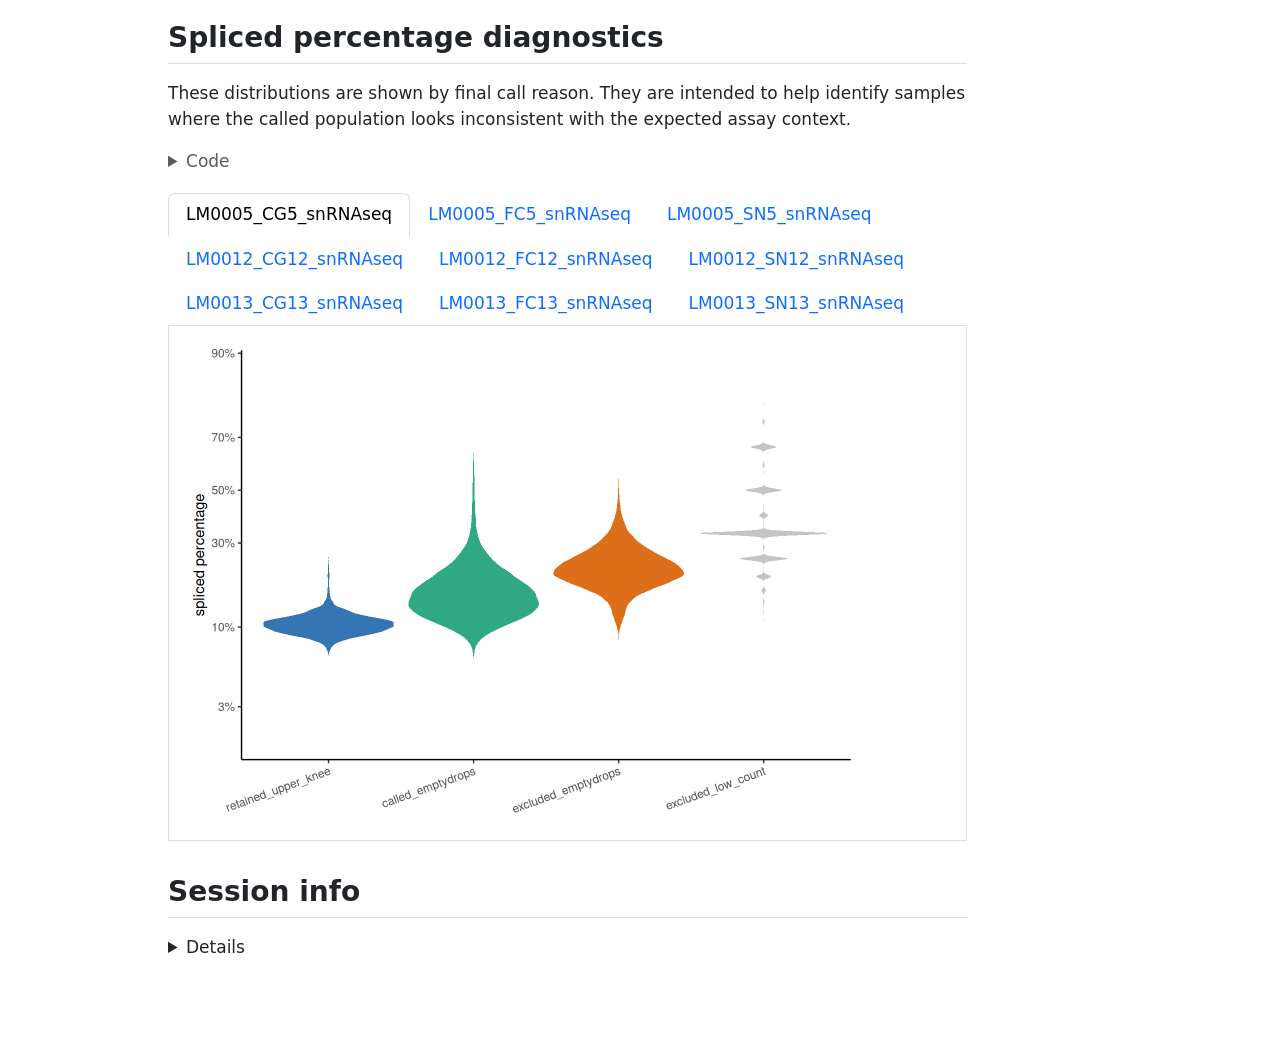
<file: testing/reports/barcode_report_v2.html>
<!DOCTYPE html>
<html xmlns="http://www.w3.org/1999/xhtml" lang="en" xml:lang="en"><head>

<meta charset="utf-8">
<meta name="generator" content="quarto-1.7.32">

<meta name="viewport" content="width=device-width, initial-scale=1.0, user-scalable=yes">


<title>Barcode_estimation_v2 diagnostics</title>
<style>
code{white-space: pre-wrap;}
span.smallcaps{font-variant: small-caps;}
div.columns{display: flex; gap: min(4vw, 1.5em);}
div.column{flex: auto; overflow-x: auto;}
div.hanging-indent{margin-left: 1.5em; text-indent: -1.5em;}
ul.task-list{list-style: none;}
ul.task-list li input[type="checkbox"] {
  width: 0.8em;
  margin: 0 0.8em 0.2em -1em; /* quarto-specific, see https://github.com/quarto-dev/quarto-cli/issues/4556 */ 
  vertical-align: middle;
}
/* CSS for syntax highlighting */
html { -webkit-text-size-adjust: 100%; }
pre > code.sourceCode { white-space: pre; position: relative; }
pre > code.sourceCode > span { display: inline-block; line-height: 1.25; }
pre > code.sourceCode > span:empty { height: 1.2em; }
.sourceCode { overflow: visible; }
code.sourceCode > span { color: inherit; text-decoration: inherit; }
div.sourceCode { margin: 1em 0; }
pre.sourceCode { margin: 0; }
@media screen {
div.sourceCode { overflow: auto; }
}
@media print {
pre > code.sourceCode { white-space: pre-wrap; }
pre > code.sourceCode > span { text-indent: -5em; padding-left: 5em; }
}
pre.numberSource code
  { counter-reset: source-line 0; }
pre.numberSource code > span
  { position: relative; left: -4em; counter-increment: source-line; }
pre.numberSource code > span > a:first-child::before
  { content: counter(source-line);
    position: relative; left: -1em; text-align: right; vertical-align: baseline;
    border: none; display: inline-block;
    -webkit-touch-callout: none; -webkit-user-select: none;
    -khtml-user-select: none; -moz-user-select: none;
    -ms-user-select: none; user-select: none;
    padding: 0 4px; width: 4em;
  }
pre.numberSource { margin-left: 3em;  padding-left: 4px; }
div.sourceCode
  {   }
@media screen {
pre > code.sourceCode > span > a:first-child::before { text-decoration: underline; }
}
</style>


<script src="barcode_report_v2_files/libs/clipboard/clipboard.min.js"></script>
<script src="barcode_report_v2_files/libs/quarto-html/quarto.js" type="module"></script>
<script src="barcode_report_v2_files/libs/quarto-html/tabsets/tabsets.js" type="module"></script>
<script src="barcode_report_v2_files/libs/quarto-html/popper.min.js"></script>
<script src="barcode_report_v2_files/libs/quarto-html/tippy.umd.min.js"></script>
<script src="barcode_report_v2_files/libs/quarto-html/anchor.min.js"></script>
<link href="barcode_report_v2_files/libs/quarto-html/tippy.css" rel="stylesheet">
<link href="barcode_report_v2_files/libs/quarto-html/quarto-syntax-highlighting-37eea08aefeeee20ff55810ff984fec1.css" rel="stylesheet" id="quarto-text-highlighting-styles">
<script src="barcode_report_v2_files/libs/bootstrap/bootstrap.min.js"></script>
<link href="barcode_report_v2_files/libs/bootstrap/bootstrap-icons.css" rel="stylesheet">
<link href="barcode_report_v2_files/libs/bootstrap/bootstrap-03a228bd6c1200aeeba30adfa0480961.min.css" rel="stylesheet" append-hash="true" id="quarto-bootstrap" data-mode="light">


</head>

<body class="quarto-light">

<div id="quarto-content" class="page-columns page-rows-contents page-layout-article">
<div id="quarto-margin-sidebar" class="sidebar margin-sidebar">
  <nav id="TOC" role="doc-toc" class="toc-active">
    <h2 id="toc-title">Table of contents</h2>
   
  <ul>
  <li><a href="#audit-table" id="toc-audit-table" class="nav-link active" data-scroll-target="#audit-table">Audit table</a></li>
  <li><a href="#threshold-summary" id="toc-threshold-summary" class="nav-link" data-scroll-target="#threshold-summary">Threshold summary</a></li>
  <li><a href="#barcode-rank-classification" id="toc-barcode-rank-classification" class="nav-link" data-scroll-target="#barcode-rank-classification">Barcode rank classification</a></li>
  <li><a href="#emptydrops-on-ambiguous-droplets" id="toc-emptydrops-on-ambiguous-droplets" class="nav-link" data-scroll-target="#emptydrops-on-ambiguous-droplets">EmptyDrops on ambiguous droplets</a></li>
  <li><a href="#spliced-percentage-diagnostics" id="toc-spliced-percentage-diagnostics" class="nav-link" data-scroll-target="#spliced-percentage-diagnostics">Spliced percentage diagnostics</a></li>
  <li><a href="#session-info" id="toc-session-info" class="nav-link" data-scroll-target="#session-info">Session info</a></li>
  </ul>
</nav>
</div>
<main class="content" id="quarto-document-content">

<header id="title-block-header" class="quarto-title-block default">
<div class="quarto-title">
<h1 class="title">Barcode_estimation_v2 diagnostics</h1>
</div>



<div class="quarto-title-meta">

    
  
    
  </div>
  


</header>


<div class="cell">
<details class="code-fold">
<summary>Code</summary>
<div class="sourceCode cell-code" id="cb1"><pre class="sourceCode r code-with-copy"><code class="sourceCode r"><span id="cb1-1"><a href="#cb1-1" aria-hidden="true" tabindex="-1"></a><span class="fu">suppressPackageStartupMessages</span>({</span>
<span id="cb1-2"><a href="#cb1-2" aria-hidden="true" tabindex="-1"></a>  <span class="fu">library</span>(data.table)</span>
<span id="cb1-3"><a href="#cb1-3" aria-hidden="true" tabindex="-1"></a>  <span class="fu">library</span>(ggplot2)</span>
<span id="cb1-4"><a href="#cb1-4" aria-hidden="true" tabindex="-1"></a>  <span class="fu">library</span>(knitr)</span>
<span id="cb1-5"><a href="#cb1-5" aria-hidden="true" tabindex="-1"></a>})</span>
<span id="cb1-6"><a href="#cb1-6" aria-hidden="true" tabindex="-1"></a><span class="fu">source</span>(<span class="st">"barcode_v2_plots.R"</span>)</span>
<span id="cb1-7"><a href="#cb1-7" aria-hidden="true" tabindex="-1"></a></span>
<span id="cb1-8"><a href="#cb1-8" aria-hidden="true" tabindex="-1"></a>splice_context <span class="ot">&lt;-</span> <span class="fu">Sys.getenv</span>(<span class="st">"BARCODE_V2_SPLICE_CONTEXT"</span>, <span class="st">"snrna"</span>)</span>
<span id="cb1-9"><a href="#cb1-9" aria-hidden="true" tabindex="-1"></a>ed_fdr <span class="ot">&lt;-</span> <span class="fu">as.numeric</span>(<span class="fu">Sys.getenv</span>(<span class="st">"BARCODE_V2_ED_FDR"</span>, <span class="st">"0.001"</span>))</span></code><button title="Copy to Clipboard" class="code-copy-button"><i class="bi"></i></button></pre></div>
</details>
</div>
<div class="cell">
<details class="code-fold">
<summary>Code</summary>
<div class="sourceCode cell-code" id="cb2"><pre class="sourceCode r code-with-copy"><code class="sourceCode r"><span id="cb2-1"><a href="#cb2-1" aria-hidden="true" tabindex="-1"></a>audit_fs <span class="ot">&lt;-</span> <span class="fu">list.files</span>(<span class="st">"."</span>, <span class="at">pattern =</span> <span class="st">"^barcode_audit_v2_.+</span><span class="sc">\\</span><span class="st">.csv</span><span class="sc">\\</span><span class="st">.gz$"</span>, <span class="at">full.names =</span> <span class="cn">TRUE</span>)</span>
<span id="cb2-2"><a href="#cb2-2" aria-hidden="true" tabindex="-1"></a>summary_fs <span class="ot">&lt;-</span> <span class="fu">list.files</span>(<span class="st">"."</span>, <span class="at">pattern =</span> <span class="st">"^barcode_summary_v2_.+</span><span class="sc">\\</span><span class="st">.csv$"</span>, <span class="at">full.names =</span> <span class="cn">TRUE</span>)</span>
<span id="cb2-3"><a href="#cb2-3" aria-hidden="true" tabindex="-1"></a></span>
<span id="cb2-4"><a href="#cb2-4" aria-hidden="true" tabindex="-1"></a><span class="cf">if</span> (<span class="fu">length</span>(audit_fs) <span class="sc">==</span> <span class="dv">0</span>) <span class="fu">stop</span>(<span class="st">"No barcode_audit_v2_*.csv.gz files found"</span>)</span>
<span id="cb2-5"><a href="#cb2-5" aria-hidden="true" tabindex="-1"></a><span class="cf">if</span> (<span class="fu">length</span>(summary_fs) <span class="sc">==</span> <span class="dv">0</span>) <span class="fu">stop</span>(<span class="st">"No barcode_summary_v2_*.csv files found"</span>)</span>
<span id="cb2-6"><a href="#cb2-6" aria-hidden="true" tabindex="-1"></a></span>
<span id="cb2-7"><a href="#cb2-7" aria-hidden="true" tabindex="-1"></a>audit_dt <span class="ot">&lt;-</span> <span class="fu">rbindlist</span>(<span class="fu">lapply</span>(audit_fs, fread), <span class="at">fill =</span> <span class="cn">TRUE</span>)</span>
<span id="cb2-8"><a href="#cb2-8" aria-hidden="true" tabindex="-1"></a>summary_dt <span class="ot">&lt;-</span> <span class="fu">rbindlist</span>(<span class="fu">lapply</span>(summary_fs, fread), <span class="at">fill =</span> <span class="cn">TRUE</span>)</span>
<span id="cb2-9"><a href="#cb2-9" aria-hidden="true" tabindex="-1"></a><span class="fu">setorder</span>(summary_dt, sample_id)</span>
<span id="cb2-10"><a href="#cb2-10" aria-hidden="true" tabindex="-1"></a>sample_ids <span class="ot">&lt;-</span> summary_dt<span class="sc">$</span>sample_id</span>
<span id="cb2-11"><a href="#cb2-11" aria-hidden="true" tabindex="-1"></a></span>
<span id="cb2-12"><a href="#cb2-12" aria-hidden="true" tabindex="-1"></a>splice_txt <span class="ot">&lt;-</span> <span class="cf">switch</span>(</span>
<span id="cb2-13"><a href="#cb2-13" aria-hidden="true" tabindex="-1"></a>  splice_context,</span>
<span id="cb2-14"><a href="#cb2-14" aria-hidden="true" tabindex="-1"></a>  <span class="at">snrna =</span> <span class="st">"lower spliced percentages are generally more consistent with nuclear RNA profiles; unusually high spliced fractions among called nuclei are potential concerns"</span>,</span>
<span id="cb2-15"><a href="#cb2-15" aria-hidden="true" tabindex="-1"></a>  <span class="at">scrna =</span> <span class="st">"higher spliced percentages are generally more consistent with whole-cell RNA profiles; unusually low spliced fractions among called cells are potential concerns"</span>,</span>
<span id="cb2-16"><a href="#cb2-16" aria-hidden="true" tabindex="-1"></a>  <span class="st">"splice percentage is shown as a diagnostic only; no context-specific direction was applied"</span></span>
<span id="cb2-17"><a href="#cb2-17" aria-hidden="true" tabindex="-1"></a>)</span>
<span id="cb2-18"><a href="#cb2-18" aria-hidden="true" tabindex="-1"></a></span>
<span id="cb2-19"><a href="#cb2-19" aria-hidden="true" tabindex="-1"></a>overview_dt <span class="ot">&lt;-</span> summary_dt[, .(</span>
<span id="cb2-20"><a href="#cb2-20" aria-hidden="true" tabindex="-1"></a>  sample_id,</span>
<span id="cb2-21"><a href="#cb2-21" aria-hidden="true" tabindex="-1"></a>  total_barcodes_input,</span>
<span id="cb2-22"><a href="#cb2-22" aria-hidden="true" tabindex="-1"></a>  zero_total_removed,</span>
<span id="cb2-23"><a href="#cb2-23" aria-hidden="true" tabindex="-1"></a>  total_droplets,</span>
<span id="cb2-24"><a href="#cb2-24" aria-hidden="true" tabindex="-1"></a>  retained_upper_knee,</span>
<span id="cb2-25"><a href="#cb2-25" aria-hidden="true" tabindex="-1"></a>  ambiguous_tested,</span>
<span id="cb2-26"><a href="#cb2-26" aria-hidden="true" tabindex="-1"></a>  called_by_emptydrops,</span>
<span id="cb2-27"><a href="#cb2-27" aria-hidden="true" tabindex="-1"></a>  excluded_low_count,</span>
<span id="cb2-28"><a href="#cb2-28" aria-hidden="true" tabindex="-1"></a>  excluded_emptydrops,</span>
<span id="cb2-29"><a href="#cb2-29" aria-hidden="true" tabindex="-1"></a>  final_cells,</span>
<span id="cb2-30"><a href="#cb2-30" aria-hidden="true" tabindex="-1"></a>  splice_context_outliers</span>
<span id="cb2-31"><a href="#cb2-31" aria-hidden="true" tabindex="-1"></a>)]</span></code><button title="Copy to Clipboard" class="code-copy-button"><i class="bi"></i></button></pre></div>
</details>
</div>
<p>This report summarizes the standalone <code>Barcode_estimation_v2</code> caller. The caller separates barcodes into three zones before final calling:</p>
<ul>
<li>obvious good droplets retained above the upper knee;</li>
<li>obvious bad droplets excluded below the low-count threshold; and</li>
<li>an ambiguous middle population evaluated with <code>EmptyDrops</code>.</li>
</ul>
<p>Spliced percentage is not used to make the call, but it is surfaced as a QC diagnostic. For the current run, lower spliced percentages are generally more consistent with nuclear RNA profiles; unusually high spliced fractions among called nuclei are potential concerns.</p>
<section id="audit-table" class="level2">
<h2 class="anchored" data-anchor-id="audit-table">Audit table</h2>
<div class="cell">
<details class="code-fold">
<summary>Code</summary>
<div class="sourceCode cell-code" id="cb3"><pre class="sourceCode r code-with-copy"><code class="sourceCode r"><span id="cb3-1"><a href="#cb3-1" aria-hidden="true" tabindex="-1"></a><span class="fu">kable</span>(overview_dt, <span class="at">caption =</span> <span class="st">"Per-sample barcode calling audit summary"</span>)</span></code><button title="Copy to Clipboard" class="code-copy-button"><i class="bi"></i></button></pre></div>
</details>
<div class="cell-output-display">
<table class="caption-top table table-sm table-striped small">
<caption>Per-sample barcode calling audit summary</caption>
<colgroup>
<col style="width: 10%">
<col style="width: 10%">
<col style="width: 9%">
<col style="width: 7%">
<col style="width: 9%">
<col style="width: 8%">
<col style="width: 10%">
<col style="width: 9%">
<col style="width: 9%">
<col style="width: 5%">
<col style="width: 11%">
</colgroup>
<thead>
<tr class="header">
<th style="text-align: left;">sample_id</th>
<th style="text-align: right;">total_barcodes_input</th>
<th style="text-align: right;">zero_total_removed</th>
<th style="text-align: right;">total_droplets</th>
<th style="text-align: right;">retained_upper_knee</th>
<th style="text-align: right;">ambiguous_tested</th>
<th style="text-align: right;">called_by_emptydrops</th>
<th style="text-align: right;">excluded_low_count</th>
<th style="text-align: right;">excluded_emptydrops</th>
<th style="text-align: right;">final_cells</th>
<th style="text-align: right;">splice_context_outliers</th>
</tr>
</thead>
<tbody>
<tr class="odd">
<td style="text-align: left;">LM0005_CG5_snRNAseq</td>
<td style="text-align: right;">2198935</td>
<td style="text-align: right;">140620</td>
<td style="text-align: right;">2058315</td>
<td style="text-align: right;">6599</td>
<td style="text-align: right;">143361</td>
<td style="text-align: right;">51847</td>
<td style="text-align: right;">1908355</td>
<td style="text-align: right;">91514</td>
<td style="text-align: right;">58446</td>
<td style="text-align: right;">2265</td>
</tr>
<tr class="even">
<td style="text-align: left;">LM0005_FC5_snRNAseq</td>
<td style="text-align: right;">2443106</td>
<td style="text-align: right;">121050</td>
<td style="text-align: right;">2322056</td>
<td style="text-align: right;">9054</td>
<td style="text-align: right;">145851</td>
<td style="text-align: right;">31770</td>
<td style="text-align: right;">2167151</td>
<td style="text-align: right;">114081</td>
<td style="text-align: right;">40824</td>
<td style="text-align: right;">2091</td>
</tr>
<tr class="odd">
<td style="text-align: left;">LM0005_SN5_snRNAseq</td>
<td style="text-align: right;">2242927</td>
<td style="text-align: right;">129179</td>
<td style="text-align: right;">2113748</td>
<td style="text-align: right;">951</td>
<td style="text-align: right;">154361</td>
<td style="text-align: right;">52782</td>
<td style="text-align: right;">1958436</td>
<td style="text-align: right;">101579</td>
<td style="text-align: right;">53733</td>
<td style="text-align: right;">4505</td>
</tr>
<tr class="even">
<td style="text-align: left;">LM0012_CG12_snRNAseq</td>
<td style="text-align: right;">2144605</td>
<td style="text-align: right;">190308</td>
<td style="text-align: right;">1954297</td>
<td style="text-align: right;">3257</td>
<td style="text-align: right;">149652</td>
<td style="text-align: right;">29574</td>
<td style="text-align: right;">1801388</td>
<td style="text-align: right;">120078</td>
<td style="text-align: right;">32831</td>
<td style="text-align: right;">2286</td>
</tr>
<tr class="odd">
<td style="text-align: left;">LM0012_FC12_snRNAseq</td>
<td style="text-align: right;">2153020</td>
<td style="text-align: right;">160083</td>
<td style="text-align: right;">1992937</td>
<td style="text-align: right;">4979</td>
<td style="text-align: right;">140612</td>
<td style="text-align: right;">22715</td>
<td style="text-align: right;">1847346</td>
<td style="text-align: right;">117897</td>
<td style="text-align: right;">27694</td>
<td style="text-align: right;">1532</td>
</tr>
<tr class="even">
<td style="text-align: left;">LM0012_SN12_snRNAseq</td>
<td style="text-align: right;">2280052</td>
<td style="text-align: right;">203479</td>
<td style="text-align: right;">2076573</td>
<td style="text-align: right;">1281</td>
<td style="text-align: right;">150610</td>
<td style="text-align: right;">48755</td>
<td style="text-align: right;">1924682</td>
<td style="text-align: right;">101855</td>
<td style="text-align: right;">50036</td>
<td style="text-align: right;">5955</td>
</tr>
<tr class="odd">
<td style="text-align: left;">LM0013_CG13_snRNAseq</td>
<td style="text-align: right;">1614576</td>
<td style="text-align: right;">405004</td>
<td style="text-align: right;">1209572</td>
<td style="text-align: right;">3987</td>
<td style="text-align: right;">147537</td>
<td style="text-align: right;">35444</td>
<td style="text-align: right;">1058048</td>
<td style="text-align: right;">112093</td>
<td style="text-align: right;">39431</td>
<td style="text-align: right;">604</td>
</tr>
<tr class="even">
<td style="text-align: left;">LM0013_FC13_snRNAseq</td>
<td style="text-align: right;">1569930</td>
<td style="text-align: right;">395876</td>
<td style="text-align: right;">1174054</td>
<td style="text-align: right;">3153</td>
<td style="text-align: right;">148697</td>
<td style="text-align: right;">22939</td>
<td style="text-align: right;">1022204</td>
<td style="text-align: right;">125758</td>
<td style="text-align: right;">26092</td>
<td style="text-align: right;">291</td>
</tr>
<tr class="odd">
<td style="text-align: left;">LM0013_SN13_snRNAseq</td>
<td style="text-align: right;">1927452</td>
<td style="text-align: right;">547740</td>
<td style="text-align: right;">1379712</td>
<td style="text-align: right;">4623</td>
<td style="text-align: right;">150631</td>
<td style="text-align: right;">12200</td>
<td style="text-align: right;">1224458</td>
<td style="text-align: right;">138431</td>
<td style="text-align: right;">16823</td>
<td style="text-align: right;">980</td>
</tr>
</tbody>
</table>
</div>
</div>
</section>
<section id="threshold-summary" class="level2">
<h2 class="anchored" data-anchor-id="threshold-summary">Threshold summary</h2>
<div class="cell">
<details class="code-fold">
<summary>Code</summary>
<div class="sourceCode cell-code" id="cb4"><pre class="sourceCode r code-with-copy"><code class="sourceCode r"><span id="cb4-1"><a href="#cb4-1" aria-hidden="true" tabindex="-1"></a><span class="fu">kable</span>(</span>
<span id="cb4-2"><a href="#cb4-2" aria-hidden="true" tabindex="-1"></a>  summary_dt[, .(</span>
<span id="cb4-3"><a href="#cb4-3" aria-hidden="true" tabindex="-1"></a>    sample_id,</span>
<span id="cb4-4"><a href="#cb4-4" aria-hidden="true" tabindex="-1"></a>    knee1,</span>
<span id="cb4-5"><a href="#cb4-5" aria-hidden="true" tabindex="-1"></a>    shin1,</span>
<span id="cb4-6"><a href="#cb4-6" aria-hidden="true" tabindex="-1"></a>    knee2,</span>
<span id="cb4-7"><a href="#cb4-7" aria-hidden="true" tabindex="-1"></a>    shin2,</span>
<span id="cb4-8"><a href="#cb4-8" aria-hidden="true" tabindex="-1"></a>    low_count_threshold,</span>
<span id="cb4-9"><a href="#cb4-9" aria-hidden="true" tabindex="-1"></a>    total_droplets_included,</span>
<span id="cb4-10"><a href="#cb4-10" aria-hidden="true" tabindex="-1"></a>    ed_fdr_threshold,</span>
<span id="cb4-11"><a href="#cb4-11" aria-hidden="true" tabindex="-1"></a>    splice_context</span>
<span id="cb4-12"><a href="#cb4-12" aria-hidden="true" tabindex="-1"></a>  )],</span>
<span id="cb4-13"><a href="#cb4-13" aria-hidden="true" tabindex="-1"></a>  <span class="at">caption =</span> <span class="st">"Per-sample thresholds and calling parameters"</span></span>
<span id="cb4-14"><a href="#cb4-14" aria-hidden="true" tabindex="-1"></a>)</span></code><button title="Copy to Clipboard" class="code-copy-button"><i class="bi"></i></button></pre></div>
</details>
<div class="cell-output-display">
<table class="caption-top table table-sm table-striped small">
<caption>Per-sample thresholds and calling parameters</caption>
<colgroup>
<col style="width: 17%">
<col style="width: 4%">
<col style="width: 4%">
<col style="width: 4%">
<col style="width: 4%">
<col style="width: 16%">
<col style="width: 19%">
<col style="width: 14%">
<col style="width: 12%">
</colgroup>
<thead>
<tr class="header">
<th style="text-align: left;">sample_id</th>
<th style="text-align: right;">knee1</th>
<th style="text-align: right;">shin1</th>
<th style="text-align: right;">knee2</th>
<th style="text-align: right;">shin2</th>
<th style="text-align: right;">low_count_threshold</th>
<th style="text-align: right;">total_droplets_included</th>
<th style="text-align: right;">ed_fdr_threshold</th>
<th style="text-align: left;">splice_context</th>
</tr>
</thead>
<tbody>
<tr class="odd">
<td style="text-align: left;">LM0005_CG5_snRNAseq</td>
<td style="text-align: right;">12573</td>
<td style="text-align: right;">1581</td>
<td style="text-align: right;">284</td>
<td style="text-align: right;">62</td>
<td style="text-align: right;">62</td>
<td style="text-align: right;">82926</td>
<td style="text-align: right;">0.001</td>
<td style="text-align: left;">snrna</td>
</tr>
<tr class="even">
<td style="text-align: left;">LM0005_FC5_snRNAseq</td>
<td style="text-align: right;">13001</td>
<td style="text-align: right;">1699</td>
<td style="text-align: right;">344</td>
<td style="text-align: right;">72</td>
<td style="text-align: right;">72</td>
<td style="text-align: right;">85569</td>
<td style="text-align: right;">0.001</td>
<td style="text-align: left;">snrna</td>
</tr>
<tr class="odd">
<td style="text-align: left;">LM0005_SN5_snRNAseq</td>
<td style="text-align: right;">26877</td>
<td style="text-align: right;">1326</td>
<td style="text-align: right;">324</td>
<td style="text-align: right;">65</td>
<td style="text-align: right;">65</td>
<td style="text-align: right;">92170</td>
<td style="text-align: right;">0.001</td>
<td style="text-align: left;">snrna</td>
</tr>
<tr class="even">
<td style="text-align: left;">LM0012_CG12_snRNAseq</td>
<td style="text-align: right;">17430</td>
<td style="text-align: right;">1419</td>
<td style="text-align: right;">291</td>
<td style="text-align: right;">55</td>
<td style="text-align: right;">55</td>
<td style="text-align: right;">81036</td>
<td style="text-align: right;">0.001</td>
<td style="text-align: left;">snrna</td>
</tr>
<tr class="odd">
<td style="text-align: left;">LM0012_FC12_snRNAseq</td>
<td style="text-align: right;">14540</td>
<td style="text-align: right;">1206</td>
<td style="text-align: right;">224</td>
<td style="text-align: right;">47</td>
<td style="text-align: right;">47</td>
<td style="text-align: right;">76779</td>
<td style="text-align: right;">0.001</td>
<td style="text-align: left;">snrna</td>
</tr>
<tr class="even">
<td style="text-align: left;">LM0012_SN12_snRNAseq</td>
<td style="text-align: right;">27096</td>
<td style="text-align: right;">1528</td>
<td style="text-align: right;">268</td>
<td style="text-align: right;">54</td>
<td style="text-align: right;">54</td>
<td style="text-align: right;">82297</td>
<td style="text-align: right;">0.001</td>
<td style="text-align: left;">snrna</td>
</tr>
<tr class="odd">
<td style="text-align: left;">LM0013_CG13_snRNAseq</td>
<td style="text-align: right;">5855</td>
<td style="text-align: right;">976</td>
<td style="text-align: right;">174</td>
<td style="text-align: right;">33</td>
<td style="text-align: right;">33</td>
<td style="text-align: right;">73903</td>
<td style="text-align: right;">0.001</td>
<td style="text-align: left;">snrna</td>
</tr>
<tr class="even">
<td style="text-align: left;">LM0013_FC13_snRNAseq</td>
<td style="text-align: right;">5787</td>
<td style="text-align: right;">1302</td>
<td style="text-align: right;">259</td>
<td style="text-align: right;">45</td>
<td style="text-align: right;">45</td>
<td style="text-align: right;">67753</td>
<td style="text-align: right;">0.001</td>
<td style="text-align: left;">snrna</td>
</tr>
<tr class="odd">
<td style="text-align: left;">LM0013_SN13_snRNAseq</td>
<td style="text-align: right;">6107</td>
<td style="text-align: right;">2287</td>
<td style="text-align: right;">265</td>
<td style="text-align: right;">47</td>
<td style="text-align: right;">47</td>
<td style="text-align: right;">62141</td>
<td style="text-align: right;">0.001</td>
<td style="text-align: left;">snrna</td>
</tr>
</tbody>
</table>
</div>
</div>
</section>
<section id="barcode-rank-classification" class="level2">
<h2 class="anchored" data-anchor-id="barcode-rank-classification">Barcode rank classification</h2>
<p>These plots show the three decision regions directly on the barcode-rank curve. The dashed blue line marks the upper-knee retain threshold, the dashed orange line marks the low-count exclusion threshold, and the dotted vertical line indicates the midpoint used to define the empty plateau.</p>
<details class="code-fold">
<summary>Code</summary>
<div class="sourceCode cell-code" id="cb5"><pre class="sourceCode r code-with-copy"><code class="sourceCode r"><span id="cb5-1"><a href="#cb5-1" aria-hidden="true" tabindex="-1"></a><span class="fu">cat</span>(<span class="st">'::: {.panel-tabset}</span><span class="sc">\n\n</span><span class="st">'</span>)</span></code><button title="Copy to Clipboard" class="code-copy-button"><i class="bi"></i></button></pre></div>
</details>
<div class="tabset-margin-container"></div><div class="panel-tabset">
<ul class="nav nav-tabs" role="tablist"><li class="nav-item" role="presentation"><a class="nav-link active" id="tabset-1-1-tab" data-bs-toggle="tab" data-bs-target="#tabset-1-1" role="tab" aria-controls="tabset-1-1" aria-selected="true" href="">LM0005_CG5_snRNAseq</a></li><li class="nav-item" role="presentation"><a class="nav-link" id="tabset-1-2-tab" data-bs-toggle="tab" data-bs-target="#tabset-1-2" role="tab" aria-controls="tabset-1-2" aria-selected="false" href="">LM0005_FC5_snRNAseq</a></li><li class="nav-item" role="presentation"><a class="nav-link" id="tabset-1-3-tab" data-bs-toggle="tab" data-bs-target="#tabset-1-3" role="tab" aria-controls="tabset-1-3" aria-selected="false" href="">LM0005_SN5_snRNAseq</a></li><li class="nav-item" role="presentation"><a class="nav-link" id="tabset-1-4-tab" data-bs-toggle="tab" data-bs-target="#tabset-1-4" role="tab" aria-controls="tabset-1-4" aria-selected="false" href="">LM0012_CG12_snRNAseq</a></li><li class="nav-item" role="presentation"><a class="nav-link" id="tabset-1-5-tab" data-bs-toggle="tab" data-bs-target="#tabset-1-5" role="tab" aria-controls="tabset-1-5" aria-selected="false" href="">LM0012_FC12_snRNAseq</a></li><li class="nav-item" role="presentation"><a class="nav-link" id="tabset-1-6-tab" data-bs-toggle="tab" data-bs-target="#tabset-1-6" role="tab" aria-controls="tabset-1-6" aria-selected="false" href="">LM0012_SN12_snRNAseq</a></li><li class="nav-item" role="presentation"><a class="nav-link" id="tabset-1-7-tab" data-bs-toggle="tab" data-bs-target="#tabset-1-7" role="tab" aria-controls="tabset-1-7" aria-selected="false" href="">LM0013_CG13_snRNAseq</a></li><li class="nav-item" role="presentation"><a class="nav-link" id="tabset-1-8-tab" data-bs-toggle="tab" data-bs-target="#tabset-1-8" role="tab" aria-controls="tabset-1-8" aria-selected="false" href="">LM0013_FC13_snRNAseq</a></li><li class="nav-item" role="presentation"><a class="nav-link" id="tabset-1-9-tab" data-bs-toggle="tab" data-bs-target="#tabset-1-9" role="tab" aria-controls="tabset-1-9" aria-selected="false" href="">LM0013_SN13_snRNAseq</a></li></ul>
<div class="tab-content">
<div id="tabset-1-1" class="tab-pane active" role="tabpanel" aria-labelledby="tabset-1-1-tab">
<p><img src="barcode_report_v2_files/figure-html/barcode_rank_panels-1.png" class="img-fluid" width="768"></p>
</div>
<div id="tabset-1-2" class="tab-pane" role="tabpanel" aria-labelledby="tabset-1-2-tab">
<p><img src="barcode_report_v2_files/figure-html/barcode_rank_panels-2.png" class="img-fluid" width="768"></p>
</div>
<div id="tabset-1-3" class="tab-pane" role="tabpanel" aria-labelledby="tabset-1-3-tab">
<p><img src="barcode_report_v2_files/figure-html/barcode_rank_panels-3.png" class="img-fluid" width="768"></p>
</div>
<div id="tabset-1-4" class="tab-pane" role="tabpanel" aria-labelledby="tabset-1-4-tab">
<p><img src="barcode_report_v2_files/figure-html/barcode_rank_panels-4.png" class="img-fluid" width="768"></p>
</div>
<div id="tabset-1-5" class="tab-pane" role="tabpanel" aria-labelledby="tabset-1-5-tab">
<p><img src="barcode_report_v2_files/figure-html/barcode_rank_panels-5.png" class="img-fluid" width="768"></p>
</div>
<div id="tabset-1-6" class="tab-pane" role="tabpanel" aria-labelledby="tabset-1-6-tab">
<p><img src="barcode_report_v2_files/figure-html/barcode_rank_panels-6.png" class="img-fluid" width="768"></p>
</div>
<div id="tabset-1-7" class="tab-pane" role="tabpanel" aria-labelledby="tabset-1-7-tab">
<p><img src="barcode_report_v2_files/figure-html/barcode_rank_panels-7.png" class="img-fluid" width="768"></p>
</div>
<div id="tabset-1-8" class="tab-pane" role="tabpanel" aria-labelledby="tabset-1-8-tab">
<p><img src="barcode_report_v2_files/figure-html/barcode_rank_panels-8.png" class="img-fluid" width="768"></p>
</div>
<div id="tabset-1-9" class="tab-pane" role="tabpanel" aria-labelledby="tabset-1-9-tab">
<p><img src="barcode_report_v2_files/figure-html/barcode_rank_panels-9.png" class="img-fluid" width="768"></p>
<details class="code-fold">
<summary>Code</summary>
<div class="sourceCode cell-code" id="cb6"><pre class="sourceCode r code-with-copy"><code class="sourceCode r"><span id="cb6-1"><a href="#cb6-1" aria-hidden="true" tabindex="-1"></a><span class="fu">cat</span>(<span class="st">':::</span><span class="sc">\n\n</span><span class="st">'</span>)</span></code><button title="Copy to Clipboard" class="code-copy-button"><i class="bi"></i></button></pre></div>
</details>
</div>
</div>
</div>
</section>
<section id="emptydrops-on-ambiguous-droplets" class="level2">
<h2 class="anchored" data-anchor-id="emptydrops-on-ambiguous-droplets">EmptyDrops on ambiguous droplets</h2>
<p>Only the ambiguous middle region is interpreted through <code>EmptyDrops</code>. Droplets above the blue retain threshold are auto-retained; droplets below the orange threshold are excluded without testing.</p>
<details class="code-fold">
<summary>Code</summary>
<div class="sourceCode cell-code" id="cb7"><pre class="sourceCode r code-with-copy"><code class="sourceCode r"><span id="cb7-1"><a href="#cb7-1" aria-hidden="true" tabindex="-1"></a><span class="fu">cat</span>(<span class="st">'::: {.panel-tabset}</span><span class="sc">\n\n</span><span class="st">'</span>)</span></code><button title="Copy to Clipboard" class="code-copy-button"><i class="bi"></i></button></pre></div>
</details>
<div class="tabset-margin-container"></div><div class="panel-tabset">
<ul class="nav nav-tabs" role="tablist"><li class="nav-item" role="presentation"><a class="nav-link active" id="tabset-2-1-tab" data-bs-toggle="tab" data-bs-target="#tabset-2-1" role="tab" aria-controls="tabset-2-1" aria-selected="true" href="">LM0005_CG5_snRNAseq</a></li><li class="nav-item" role="presentation"><a class="nav-link" id="tabset-2-2-tab" data-bs-toggle="tab" data-bs-target="#tabset-2-2" role="tab" aria-controls="tabset-2-2" aria-selected="false" href="">LM0005_FC5_snRNAseq</a></li><li class="nav-item" role="presentation"><a class="nav-link" id="tabset-2-3-tab" data-bs-toggle="tab" data-bs-target="#tabset-2-3" role="tab" aria-controls="tabset-2-3" aria-selected="false" href="">LM0005_SN5_snRNAseq</a></li><li class="nav-item" role="presentation"><a class="nav-link" id="tabset-2-4-tab" data-bs-toggle="tab" data-bs-target="#tabset-2-4" role="tab" aria-controls="tabset-2-4" aria-selected="false" href="">LM0012_CG12_snRNAseq</a></li><li class="nav-item" role="presentation"><a class="nav-link" id="tabset-2-5-tab" data-bs-toggle="tab" data-bs-target="#tabset-2-5" role="tab" aria-controls="tabset-2-5" aria-selected="false" href="">LM0012_FC12_snRNAseq</a></li><li class="nav-item" role="presentation"><a class="nav-link" id="tabset-2-6-tab" data-bs-toggle="tab" data-bs-target="#tabset-2-6" role="tab" aria-controls="tabset-2-6" aria-selected="false" href="">LM0012_SN12_snRNAseq</a></li><li class="nav-item" role="presentation"><a class="nav-link" id="tabset-2-7-tab" data-bs-toggle="tab" data-bs-target="#tabset-2-7" role="tab" aria-controls="tabset-2-7" aria-selected="false" href="">LM0013_CG13_snRNAseq</a></li><li class="nav-item" role="presentation"><a class="nav-link" id="tabset-2-8-tab" data-bs-toggle="tab" data-bs-target="#tabset-2-8" role="tab" aria-controls="tabset-2-8" aria-selected="false" href="">LM0013_FC13_snRNAseq</a></li><li class="nav-item" role="presentation"><a class="nav-link" id="tabset-2-9-tab" data-bs-toggle="tab" data-bs-target="#tabset-2-9" role="tab" aria-controls="tabset-2-9" aria-selected="false" href="">LM0013_SN13_snRNAseq</a></li></ul>
<div class="tab-content">
<div id="tabset-2-1" class="tab-pane active" role="tabpanel" aria-labelledby="tabset-2-1-tab">
<p><img src="barcode_report_v2_files/figure-html/emptydrops_panels-1.png" class="img-fluid" width="672"></p>
</div>
<div id="tabset-2-2" class="tab-pane" role="tabpanel" aria-labelledby="tabset-2-2-tab">
<p><img src="barcode_report_v2_files/figure-html/emptydrops_panels-2.png" class="img-fluid" width="672"></p>
</div>
<div id="tabset-2-3" class="tab-pane" role="tabpanel" aria-labelledby="tabset-2-3-tab">
<p><img src="barcode_report_v2_files/figure-html/emptydrops_panels-3.png" class="img-fluid" width="672"></p>
</div>
<div id="tabset-2-4" class="tab-pane" role="tabpanel" aria-labelledby="tabset-2-4-tab">
<p><img src="barcode_report_v2_files/figure-html/emptydrops_panels-4.png" class="img-fluid" width="672"></p>
</div>
<div id="tabset-2-5" class="tab-pane" role="tabpanel" aria-labelledby="tabset-2-5-tab">
<p><img src="barcode_report_v2_files/figure-html/emptydrops_panels-5.png" class="img-fluid" width="672"></p>
</div>
<div id="tabset-2-6" class="tab-pane" role="tabpanel" aria-labelledby="tabset-2-6-tab">
<p><img src="barcode_report_v2_files/figure-html/emptydrops_panels-6.png" class="img-fluid" width="672"></p>
</div>
<div id="tabset-2-7" class="tab-pane" role="tabpanel" aria-labelledby="tabset-2-7-tab">
<p><img src="barcode_report_v2_files/figure-html/emptydrops_panels-7.png" class="img-fluid" width="672"></p>
</div>
<div id="tabset-2-8" class="tab-pane" role="tabpanel" aria-labelledby="tabset-2-8-tab">
<p><img src="barcode_report_v2_files/figure-html/emptydrops_panels-8.png" class="img-fluid" width="672"></p>
</div>
<div id="tabset-2-9" class="tab-pane" role="tabpanel" aria-labelledby="tabset-2-9-tab">
<p><img src="barcode_report_v2_files/figure-html/emptydrops_panels-9.png" class="img-fluid" width="672"></p>
<details class="code-fold">
<summary>Code</summary>
<div class="sourceCode cell-code" id="cb8"><pre class="sourceCode r code-with-copy"><code class="sourceCode r"><span id="cb8-1"><a href="#cb8-1" aria-hidden="true" tabindex="-1"></a><span class="fu">cat</span>(<span class="st">':::</span><span class="sc">\n\n</span><span class="st">'</span>)</span></code><button title="Copy to Clipboard" class="code-copy-button"><i class="bi"></i></button></pre></div>
</details>
</div>
</div>
</div>
</section>
<section id="spliced-percentage-diagnostics" class="level2">
<h2 class="anchored" data-anchor-id="spliced-percentage-diagnostics">Spliced percentage diagnostics</h2>
<p>These distributions are shown by final call reason. They are intended to help identify samples where the called population looks inconsistent with the expected assay context.</p>
<details class="code-fold">
<summary>Code</summary>
<div class="sourceCode cell-code" id="cb9"><pre class="sourceCode r code-with-copy"><code class="sourceCode r"><span id="cb9-1"><a href="#cb9-1" aria-hidden="true" tabindex="-1"></a><span class="fu">cat</span>(<span class="st">'::: {.panel-tabset}</span><span class="sc">\n\n</span><span class="st">'</span>)</span></code><button title="Copy to Clipboard" class="code-copy-button"><i class="bi"></i></button></pre></div>
</details>
<div class="tabset-margin-container"></div><div class="panel-tabset">
<ul class="nav nav-tabs" role="tablist"><li class="nav-item" role="presentation"><a class="nav-link active" id="tabset-3-1-tab" data-bs-toggle="tab" data-bs-target="#tabset-3-1" role="tab" aria-controls="tabset-3-1" aria-selected="true" href="">LM0005_CG5_snRNAseq</a></li><li class="nav-item" role="presentation"><a class="nav-link" id="tabset-3-2-tab" data-bs-toggle="tab" data-bs-target="#tabset-3-2" role="tab" aria-controls="tabset-3-2" aria-selected="false" href="">LM0005_FC5_snRNAseq</a></li><li class="nav-item" role="presentation"><a class="nav-link" id="tabset-3-3-tab" data-bs-toggle="tab" data-bs-target="#tabset-3-3" role="tab" aria-controls="tabset-3-3" aria-selected="false" href="">LM0005_SN5_snRNAseq</a></li><li class="nav-item" role="presentation"><a class="nav-link" id="tabset-3-4-tab" data-bs-toggle="tab" data-bs-target="#tabset-3-4" role="tab" aria-controls="tabset-3-4" aria-selected="false" href="">LM0012_CG12_snRNAseq</a></li><li class="nav-item" role="presentation"><a class="nav-link" id="tabset-3-5-tab" data-bs-toggle="tab" data-bs-target="#tabset-3-5" role="tab" aria-controls="tabset-3-5" aria-selected="false" href="">LM0012_FC12_snRNAseq</a></li><li class="nav-item" role="presentation"><a class="nav-link" id="tabset-3-6-tab" data-bs-toggle="tab" data-bs-target="#tabset-3-6" role="tab" aria-controls="tabset-3-6" aria-selected="false" href="">LM0012_SN12_snRNAseq</a></li><li class="nav-item" role="presentation"><a class="nav-link" id="tabset-3-7-tab" data-bs-toggle="tab" data-bs-target="#tabset-3-7" role="tab" aria-controls="tabset-3-7" aria-selected="false" href="">LM0013_CG13_snRNAseq</a></li><li class="nav-item" role="presentation"><a class="nav-link" id="tabset-3-8-tab" data-bs-toggle="tab" data-bs-target="#tabset-3-8" role="tab" aria-controls="tabset-3-8" aria-selected="false" href="">LM0013_FC13_snRNAseq</a></li><li class="nav-item" role="presentation"><a class="nav-link" id="tabset-3-9-tab" data-bs-toggle="tab" data-bs-target="#tabset-3-9" role="tab" aria-controls="tabset-3-9" aria-selected="false" href="">LM0013_SN13_snRNAseq</a></li></ul>
<div class="tab-content">
<div id="tabset-3-1" class="tab-pane active" role="tabpanel" aria-labelledby="tabset-3-1-tab">
<p><img src="barcode_report_v2_files/figure-html/splice_panels-1.png" class="img-fluid" width="672"></p>
</div>
<div id="tabset-3-2" class="tab-pane" role="tabpanel" aria-labelledby="tabset-3-2-tab">
<p><img src="barcode_report_v2_files/figure-html/splice_panels-2.png" class="img-fluid" width="672"></p>
</div>
<div id="tabset-3-3" class="tab-pane" role="tabpanel" aria-labelledby="tabset-3-3-tab">
<p><img src="barcode_report_v2_files/figure-html/splice_panels-3.png" class="img-fluid" width="672"></p>
</div>
<div id="tabset-3-4" class="tab-pane" role="tabpanel" aria-labelledby="tabset-3-4-tab">
<p><img src="barcode_report_v2_files/figure-html/splice_panels-4.png" class="img-fluid" width="672"></p>
</div>
<div id="tabset-3-5" class="tab-pane" role="tabpanel" aria-labelledby="tabset-3-5-tab">
<p><img src="barcode_report_v2_files/figure-html/splice_panels-5.png" class="img-fluid" width="672"></p>
</div>
<div id="tabset-3-6" class="tab-pane" role="tabpanel" aria-labelledby="tabset-3-6-tab">
<p><img src="barcode_report_v2_files/figure-html/splice_panels-6.png" class="img-fluid" width="672"></p>
</div>
<div id="tabset-3-7" class="tab-pane" role="tabpanel" aria-labelledby="tabset-3-7-tab">
<p><img src="barcode_report_v2_files/figure-html/splice_panels-7.png" class="img-fluid" width="672"></p>
</div>
<div id="tabset-3-8" class="tab-pane" role="tabpanel" aria-labelledby="tabset-3-8-tab">
<p><img src="barcode_report_v2_files/figure-html/splice_panels-8.png" class="img-fluid" width="672"></p>
</div>
<div id="tabset-3-9" class="tab-pane" role="tabpanel" aria-labelledby="tabset-3-9-tab">
<p><img src="barcode_report_v2_files/figure-html/splice_panels-9.png" class="img-fluid" width="672"></p>
<details class="code-fold">
<summary>Code</summary>
<div class="sourceCode cell-code" id="cb10"><pre class="sourceCode r code-with-copy"><code class="sourceCode r"><span id="cb10-1"><a href="#cb10-1" aria-hidden="true" tabindex="-1"></a><span class="fu">cat</span>(<span class="st">':::</span><span class="sc">\n\n</span><span class="st">'</span>)</span></code><button title="Copy to Clipboard" class="code-copy-button"><i class="bi"></i></button></pre></div>
</details>
</div>
</div>
</div>
</section>
<section id="session-info" class="level2">
<h2 class="anchored" data-anchor-id="session-info">Session info</h2>
<details>
<div class="cell">
<details class="code-fold">
<summary>Code</summary>
<div class="sourceCode cell-code" id="cb11"><pre class="sourceCode r code-with-copy"><code class="sourceCode r"><span id="cb11-1"><a href="#cb11-1" aria-hidden="true" tabindex="-1"></a><span class="fu">sessionInfo</span>()</span></code><button title="Copy to Clipboard" class="code-copy-button"><i class="bi"></i></button></pre></div>
</details>
<div class="cell-output cell-output-stdout">
<pre><code>R version 4.5.0 (2025-04-11)
Platform: x86_64-pc-linux-gnu
Running under: Ubuntu 24.04.2 LTS

Matrix products: default
BLAS:   /usr/lib/x86_64-linux-gnu/openblas-pthread/libblas.so.3 
LAPACK: /usr/lib/x86_64-linux-gnu/openblas-pthread/libopenblasp-r0.3.26.so;  LAPACK version 3.12.0

locale:
 [1] LC_CTYPE=en_US.UTF-8       LC_NUMERIC=C              
 [3] LC_TIME=en_US.UTF-8        LC_COLLATE=en_US.UTF-8    
 [5] LC_MONETARY=en_US.UTF-8    LC_MESSAGES=en_US.UTF-8   
 [7] LC_PAPER=en_US.UTF-8       LC_NAME=C                 
 [9] LC_ADDRESS=C               LC_TELEPHONE=C            
[11] LC_MEASUREMENT=en_US.UTF-8 LC_IDENTIFICATION=C       

time zone: Etc/UTC
tzcode source: system (glibc)

attached base packages:
[1] stats     graphics  grDevices utils     datasets  methods   base     

other attached packages:
[1] knitr_1.50        ggplot2_3.5.2     data.table_1.17.4

loaded via a namespace (and not attached):
 [1] vctrs_0.6.5        cli_3.6.5          rlang_1.2.0        xfun_0.52         
 [5] generics_0.1.4     jsonlite_2.0.0     labeling_0.4.3     glue_1.8.0        
 [9] htmltools_0.5.8.1  scales_1.4.0       rmarkdown_2.29     grid_4.5.0        
[13] evaluate_1.0.5     tibble_3.3.0       fastmap_1.2.0      yaml_2.3.10       
[17] lifecycle_1.0.5    compiler_4.5.0     dplyr_1.1.4        RColorBrewer_1.1-3
[21] htmlwidgets_1.6.4  pkgconfig_2.0.3    R.oo_1.27.1        R.utils_2.13.0    
[25] farver_2.1.2       digest_0.6.37      R6_2.6.1           tidyselect_1.2.1  
[29] dichromat_2.0-0.1  pillar_1.10.2      magrittr_2.0.3     R.methodsS3_1.8.2 
[33] withr_3.0.2        tools_4.5.0        gtable_0.3.6      </code></pre>
</div>
</div>
</details>
</section>

</main>
<!-- /main column -->
<script id="quarto-html-after-body" type="application/javascript">
  window.document.addEventListener("DOMContentLoaded", function (event) {
    const icon = "";
    const anchorJS = new window.AnchorJS();
    anchorJS.options = {
      placement: 'right',
      icon: icon
    };
    anchorJS.add('.anchored');
    const isCodeAnnotation = (el) => {
      for (const clz of el.classList) {
        if (clz.startsWith('code-annotation-')) {                     
          return true;
        }
      }
      return false;
    }
    const onCopySuccess = function(e) {
      // button target
      const button = e.trigger;
      // don't keep focus
      button.blur();
      // flash "checked"
      button.classList.add('code-copy-button-checked');
      var currentTitle = button.getAttribute("title");
      button.setAttribute("title", "Copied!");
      let tooltip;
      if (window.bootstrap) {
        button.setAttribute("data-bs-toggle", "tooltip");
        button.setAttribute("data-bs-placement", "left");
        button.setAttribute("data-bs-title", "Copied!");
        tooltip = new bootstrap.Tooltip(button, 
          { trigger: "manual", 
            customClass: "code-copy-button-tooltip",
            offset: [0, -8]});
        tooltip.show();    
      }
      setTimeout(function() {
        if (tooltip) {
          tooltip.hide();
          button.removeAttribute("data-bs-title");
          button.removeAttribute("data-bs-toggle");
          button.removeAttribute("data-bs-placement");
        }
        button.setAttribute("title", currentTitle);
        button.classList.remove('code-copy-button-checked');
      }, 1000);
      // clear code selection
      e.clearSelection();
    }
    const getTextToCopy = function(trigger) {
        const codeEl = trigger.previousElementSibling.cloneNode(true);
        for (const childEl of codeEl.children) {
          if (isCodeAnnotation(childEl)) {
            childEl.remove();
          }
        }
        return codeEl.innerText;
    }
    const clipboard = new window.ClipboardJS('.code-copy-button:not([data-in-quarto-modal])', {
      text: getTextToCopy
    });
    clipboard.on('success', onCopySuccess);
    if (window.document.getElementById('quarto-embedded-source-code-modal')) {
      const clipboardModal = new window.ClipboardJS('.code-copy-button[data-in-quarto-modal]', {
        text: getTextToCopy,
        container: window.document.getElementById('quarto-embedded-source-code-modal')
      });
      clipboardModal.on('success', onCopySuccess);
    }
      var localhostRegex = new RegExp(/^(?:http|https):\/\/localhost\:?[0-9]*\//);
      var mailtoRegex = new RegExp(/^mailto:/);
        var filterRegex = new RegExp('/' + window.location.host + '/');
      var isInternal = (href) => {
          return filterRegex.test(href) || localhostRegex.test(href) || mailtoRegex.test(href);
      }
      // Inspect non-navigation links and adorn them if external
     var links = window.document.querySelectorAll('a[href]:not(.nav-link):not(.navbar-brand):not(.toc-action):not(.sidebar-link):not(.sidebar-item-toggle):not(.pagination-link):not(.no-external):not([aria-hidden]):not(.dropdown-item):not(.quarto-navigation-tool):not(.about-link)');
      for (var i=0; i<links.length; i++) {
        const link = links[i];
        if (!isInternal(link.href)) {
          // undo the damage that might have been done by quarto-nav.js in the case of
          // links that we want to consider external
          if (link.dataset.originalHref !== undefined) {
            link.href = link.dataset.originalHref;
          }
        }
      }
    function tippyHover(el, contentFn, onTriggerFn, onUntriggerFn) {
      const config = {
        allowHTML: true,
        maxWidth: 500,
        delay: 100,
        arrow: false,
        appendTo: function(el) {
            return el.parentElement;
        },
        interactive: true,
        interactiveBorder: 10,
        theme: 'quarto',
        placement: 'bottom-start',
      };
      if (contentFn) {
        config.content = contentFn;
      }
      if (onTriggerFn) {
        config.onTrigger = onTriggerFn;
      }
      if (onUntriggerFn) {
        config.onUntrigger = onUntriggerFn;
      }
      window.tippy(el, config); 
    }
    const noterefs = window.document.querySelectorAll('a[role="doc-noteref"]');
    for (var i=0; i<noterefs.length; i++) {
      const ref = noterefs[i];
      tippyHover(ref, function() {
        // use id or data attribute instead here
        let href = ref.getAttribute('data-footnote-href') || ref.getAttribute('href');
        try { href = new URL(href).hash; } catch {}
        const id = href.replace(/^#\/?/, "");
        const note = window.document.getElementById(id);
        if (note) {
          return note.innerHTML;
        } else {
          return "";
        }
      });
    }
    const xrefs = window.document.querySelectorAll('a.quarto-xref');
    const processXRef = (id, note) => {
      // Strip column container classes
      const stripColumnClz = (el) => {
        el.classList.remove("page-full", "page-columns");
        if (el.children) {
          for (const child of el.children) {
            stripColumnClz(child);
          }
        }
      }
      stripColumnClz(note)
      if (id === null || id.startsWith('sec-')) {
        // Special case sections, only their first couple elements
        const container = document.createElement("div");
        if (note.children && note.children.length > 2) {
          container.appendChild(note.children[0].cloneNode(true));
          for (let i = 1; i < note.children.length; i++) {
            const child = note.children[i];
            if (child.tagName === "P" && child.innerText === "") {
              continue;
            } else {
              container.appendChild(child.cloneNode(true));
              break;
            }
          }
          if (window.Quarto?.typesetMath) {
            window.Quarto.typesetMath(container);
          }
          return container.innerHTML
        } else {
          if (window.Quarto?.typesetMath) {
            window.Quarto.typesetMath(note);
          }
          return note.innerHTML;
        }
      } else {
        // Remove any anchor links if they are present
        const anchorLink = note.querySelector('a.anchorjs-link');
        if (anchorLink) {
          anchorLink.remove();
        }
        if (window.Quarto?.typesetMath) {
          window.Quarto.typesetMath(note);
        }
        if (note.classList.contains("callout")) {
          return note.outerHTML;
        } else {
          return note.innerHTML;
        }
      }
    }
    for (var i=0; i<xrefs.length; i++) {
      const xref = xrefs[i];
      tippyHover(xref, undefined, function(instance) {
        instance.disable();
        let url = xref.getAttribute('href');
        let hash = undefined; 
        if (url.startsWith('#')) {
          hash = url;
        } else {
          try { hash = new URL(url).hash; } catch {}
        }
        if (hash) {
          const id = hash.replace(/^#\/?/, "");
          const note = window.document.getElementById(id);
          if (note !== null) {
            try {
              const html = processXRef(id, note.cloneNode(true));
              instance.setContent(html);
            } finally {
              instance.enable();
              instance.show();
            }
          } else {
            // See if we can fetch this
            fetch(url.split('#')[0])
            .then(res => res.text())
            .then(html => {
              const parser = new DOMParser();
              const htmlDoc = parser.parseFromString(html, "text/html");
              const note = htmlDoc.getElementById(id);
              if (note !== null) {
                const html = processXRef(id, note);
                instance.setContent(html);
              } 
            }).finally(() => {
              instance.enable();
              instance.show();
            });
          }
        } else {
          // See if we can fetch a full url (with no hash to target)
          // This is a special case and we should probably do some content thinning / targeting
          fetch(url)
          .then(res => res.text())
          .then(html => {
            const parser = new DOMParser();
            const htmlDoc = parser.parseFromString(html, "text/html");
            const note = htmlDoc.querySelector('main.content');
            if (note !== null) {
              // This should only happen for chapter cross references
              // (since there is no id in the URL)
              // remove the first header
              if (note.children.length > 0 && note.children[0].tagName === "HEADER") {
                note.children[0].remove();
              }
              const html = processXRef(null, note);
              instance.setContent(html);
            } 
          }).finally(() => {
            instance.enable();
            instance.show();
          });
        }
      }, function(instance) {
      });
    }
        let selectedAnnoteEl;
        const selectorForAnnotation = ( cell, annotation) => {
          let cellAttr = 'data-code-cell="' + cell + '"';
          let lineAttr = 'data-code-annotation="' +  annotation + '"';
          const selector = 'span[' + cellAttr + '][' + lineAttr + ']';
          return selector;
        }
        const selectCodeLines = (annoteEl) => {
          const doc = window.document;
          const targetCell = annoteEl.getAttribute("data-target-cell");
          const targetAnnotation = annoteEl.getAttribute("data-target-annotation");
          const annoteSpan = window.document.querySelector(selectorForAnnotation(targetCell, targetAnnotation));
          const lines = annoteSpan.getAttribute("data-code-lines").split(",");
          const lineIds = lines.map((line) => {
            return targetCell + "-" + line;
          })
          let top = null;
          let height = null;
          let parent = null;
          if (lineIds.length > 0) {
              //compute the position of the single el (top and bottom and make a div)
              const el = window.document.getElementById(lineIds[0]);
              top = el.offsetTop;
              height = el.offsetHeight;
              parent = el.parentElement.parentElement;
            if (lineIds.length > 1) {
              const lastEl = window.document.getElementById(lineIds[lineIds.length - 1]);
              const bottom = lastEl.offsetTop + lastEl.offsetHeight;
              height = bottom - top;
            }
            if (top !== null && height !== null && parent !== null) {
              // cook up a div (if necessary) and position it 
              let div = window.document.getElementById("code-annotation-line-highlight");
              if (div === null) {
                div = window.document.createElement("div");
                div.setAttribute("id", "code-annotation-line-highlight");
                div.style.position = 'absolute';
                parent.appendChild(div);
              }
              div.style.top = top - 2 + "px";
              div.style.height = height + 4 + "px";
              div.style.left = 0;
              let gutterDiv = window.document.getElementById("code-annotation-line-highlight-gutter");
              if (gutterDiv === null) {
                gutterDiv = window.document.createElement("div");
                gutterDiv.setAttribute("id", "code-annotation-line-highlight-gutter");
                gutterDiv.style.position = 'absolute';
                const codeCell = window.document.getElementById(targetCell);
                const gutter = codeCell.querySelector('.code-annotation-gutter');
                gutter.appendChild(gutterDiv);
              }
              gutterDiv.style.top = top - 2 + "px";
              gutterDiv.style.height = height + 4 + "px";
            }
            selectedAnnoteEl = annoteEl;
          }
        };
        const unselectCodeLines = () => {
          const elementsIds = ["code-annotation-line-highlight", "code-annotation-line-highlight-gutter"];
          elementsIds.forEach((elId) => {
            const div = window.document.getElementById(elId);
            if (div) {
              div.remove();
            }
          });
          selectedAnnoteEl = undefined;
        };
          // Handle positioning of the toggle
      window.addEventListener(
        "resize",
        throttle(() => {
          elRect = undefined;
          if (selectedAnnoteEl) {
            selectCodeLines(selectedAnnoteEl);
          }
        }, 10)
      );
      function throttle(fn, ms) {
      let throttle = false;
      let timer;
        return (...args) => {
          if(!throttle) { // first call gets through
              fn.apply(this, args);
              throttle = true;
          } else { // all the others get throttled
              if(timer) clearTimeout(timer); // cancel #2
              timer = setTimeout(() => {
                fn.apply(this, args);
                timer = throttle = false;
              }, ms);
          }
        };
      }
        // Attach click handler to the DT
        const annoteDls = window.document.querySelectorAll('dt[data-target-cell]');
        for (const annoteDlNode of annoteDls) {
          annoteDlNode.addEventListener('click', (event) => {
            const clickedEl = event.target;
            if (clickedEl !== selectedAnnoteEl) {
              unselectCodeLines();
              const activeEl = window.document.querySelector('dt[data-target-cell].code-annotation-active');
              if (activeEl) {
                activeEl.classList.remove('code-annotation-active');
              }
              selectCodeLines(clickedEl);
              clickedEl.classList.add('code-annotation-active');
            } else {
              // Unselect the line
              unselectCodeLines();
              clickedEl.classList.remove('code-annotation-active');
            }
          });
        }
    const findCites = (el) => {
      const parentEl = el.parentElement;
      if (parentEl) {
        const cites = parentEl.dataset.cites;
        if (cites) {
          return {
            el,
            cites: cites.split(' ')
          };
        } else {
          return findCites(el.parentElement)
        }
      } else {
        return undefined;
      }
    };
    var bibliorefs = window.document.querySelectorAll('a[role="doc-biblioref"]');
    for (var i=0; i<bibliorefs.length; i++) {
      const ref = bibliorefs[i];
      const citeInfo = findCites(ref);
      if (citeInfo) {
        tippyHover(citeInfo.el, function() {
          var popup = window.document.createElement('div');
          citeInfo.cites.forEach(function(cite) {
            var citeDiv = window.document.createElement('div');
            citeDiv.classList.add('hanging-indent');
            citeDiv.classList.add('csl-entry');
            var biblioDiv = window.document.getElementById('ref-' + cite);
            if (biblioDiv) {
              citeDiv.innerHTML = biblioDiv.innerHTML;
            }
            popup.appendChild(citeDiv);
          });
          return popup.innerHTML;
        });
      }
    }
  });
  </script>
</div> <!-- /content -->




</body></html>
</file>
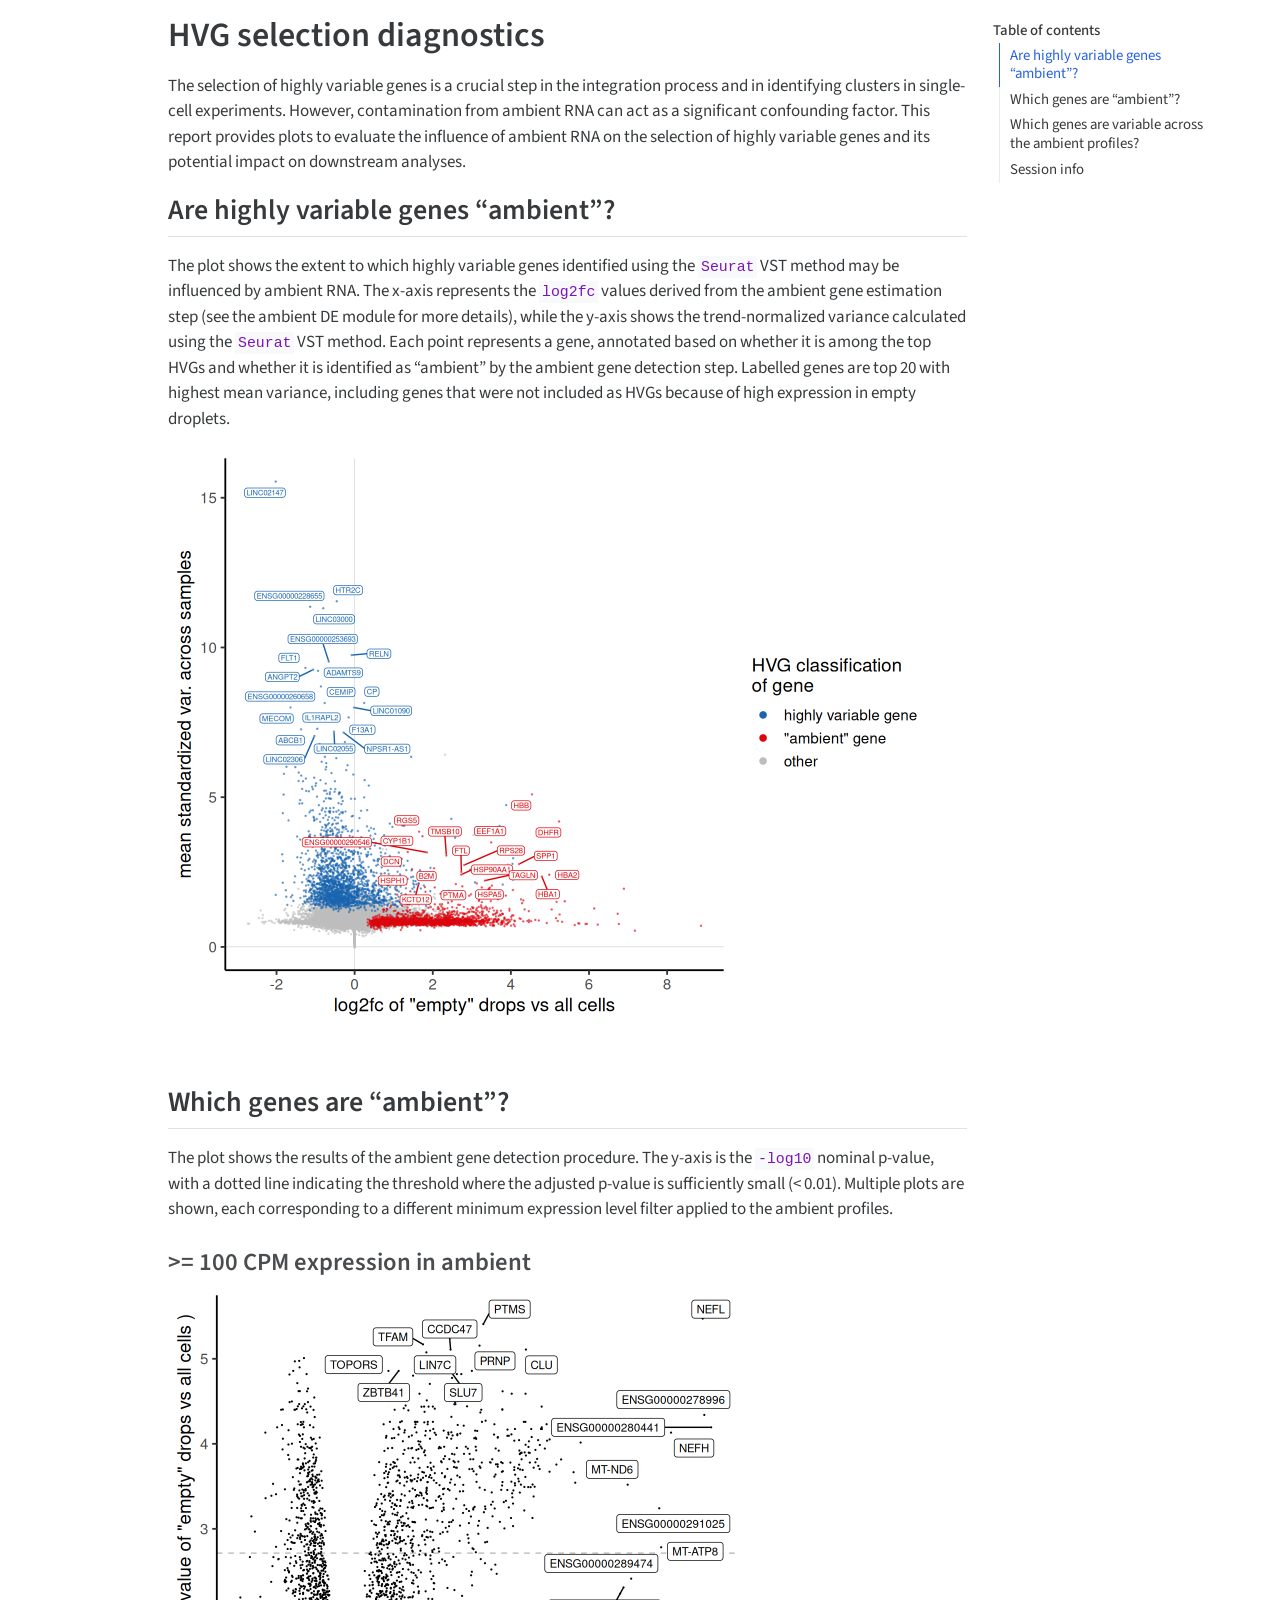
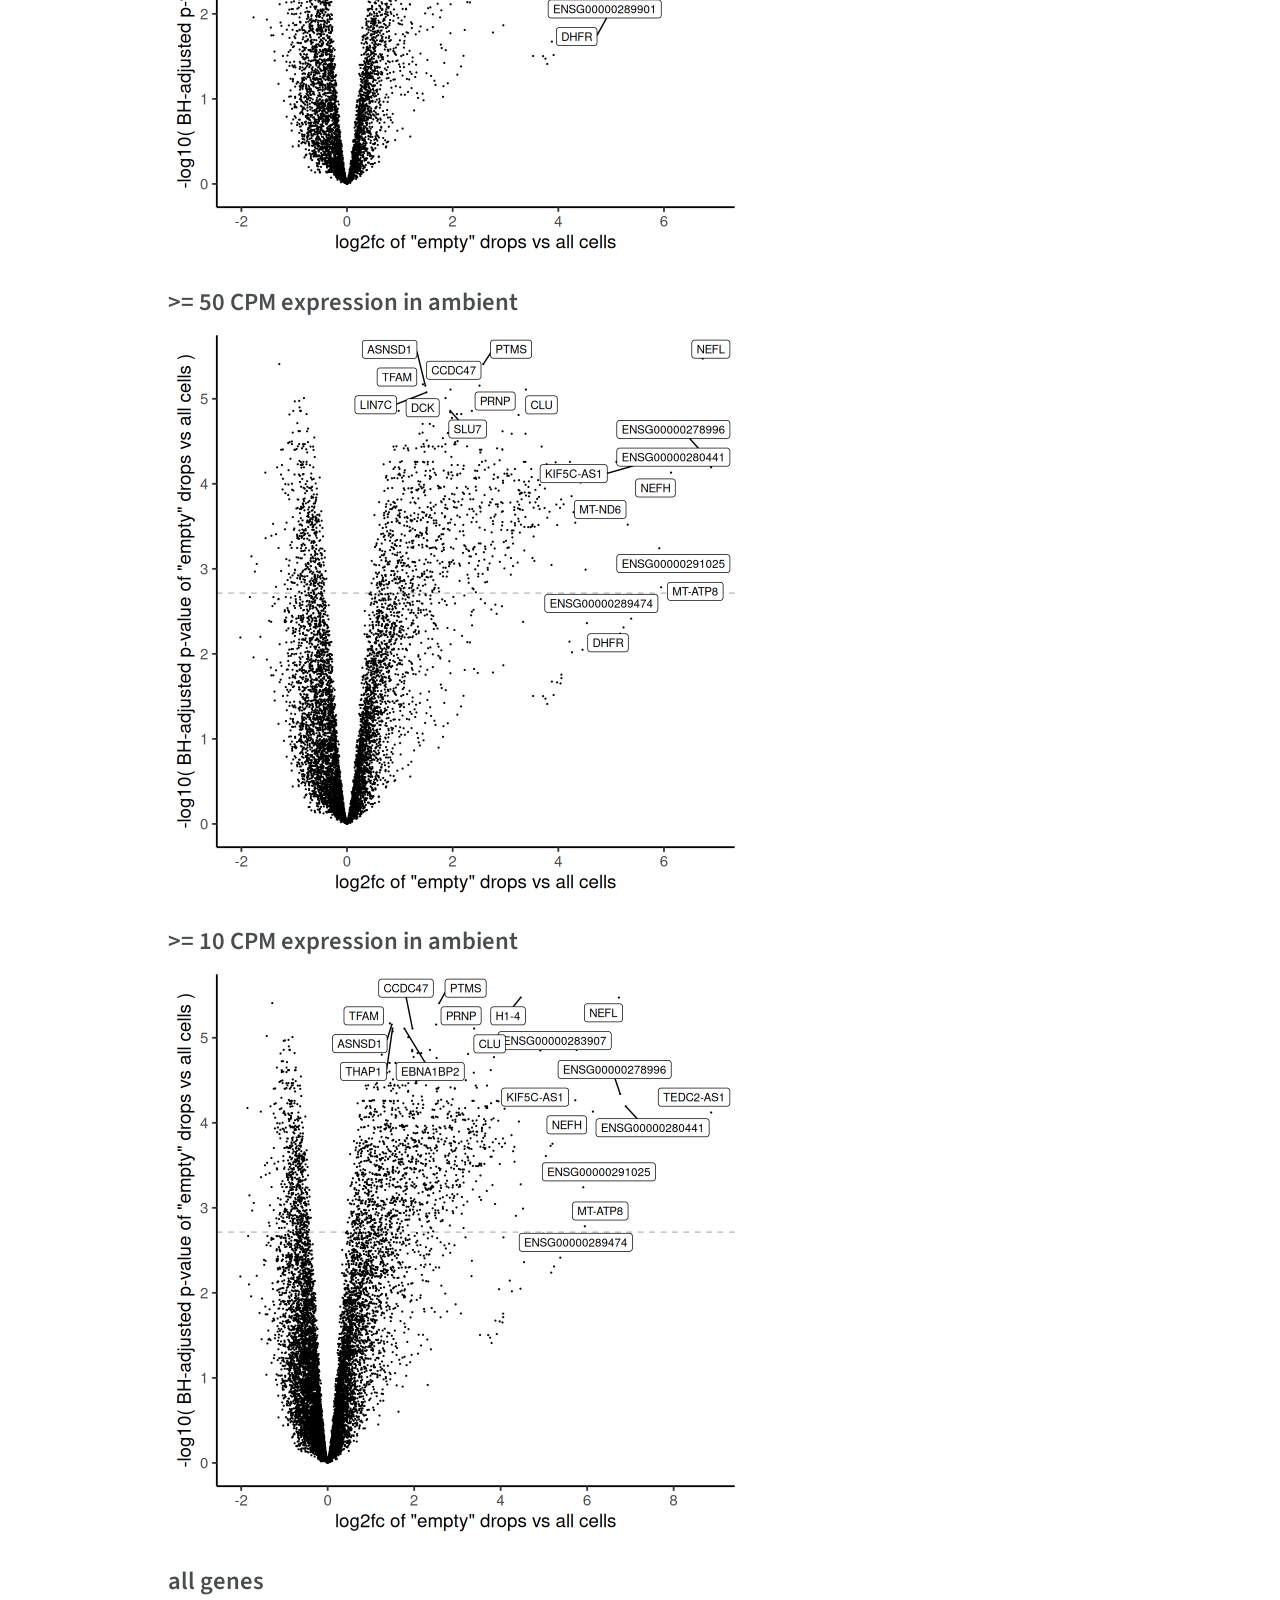
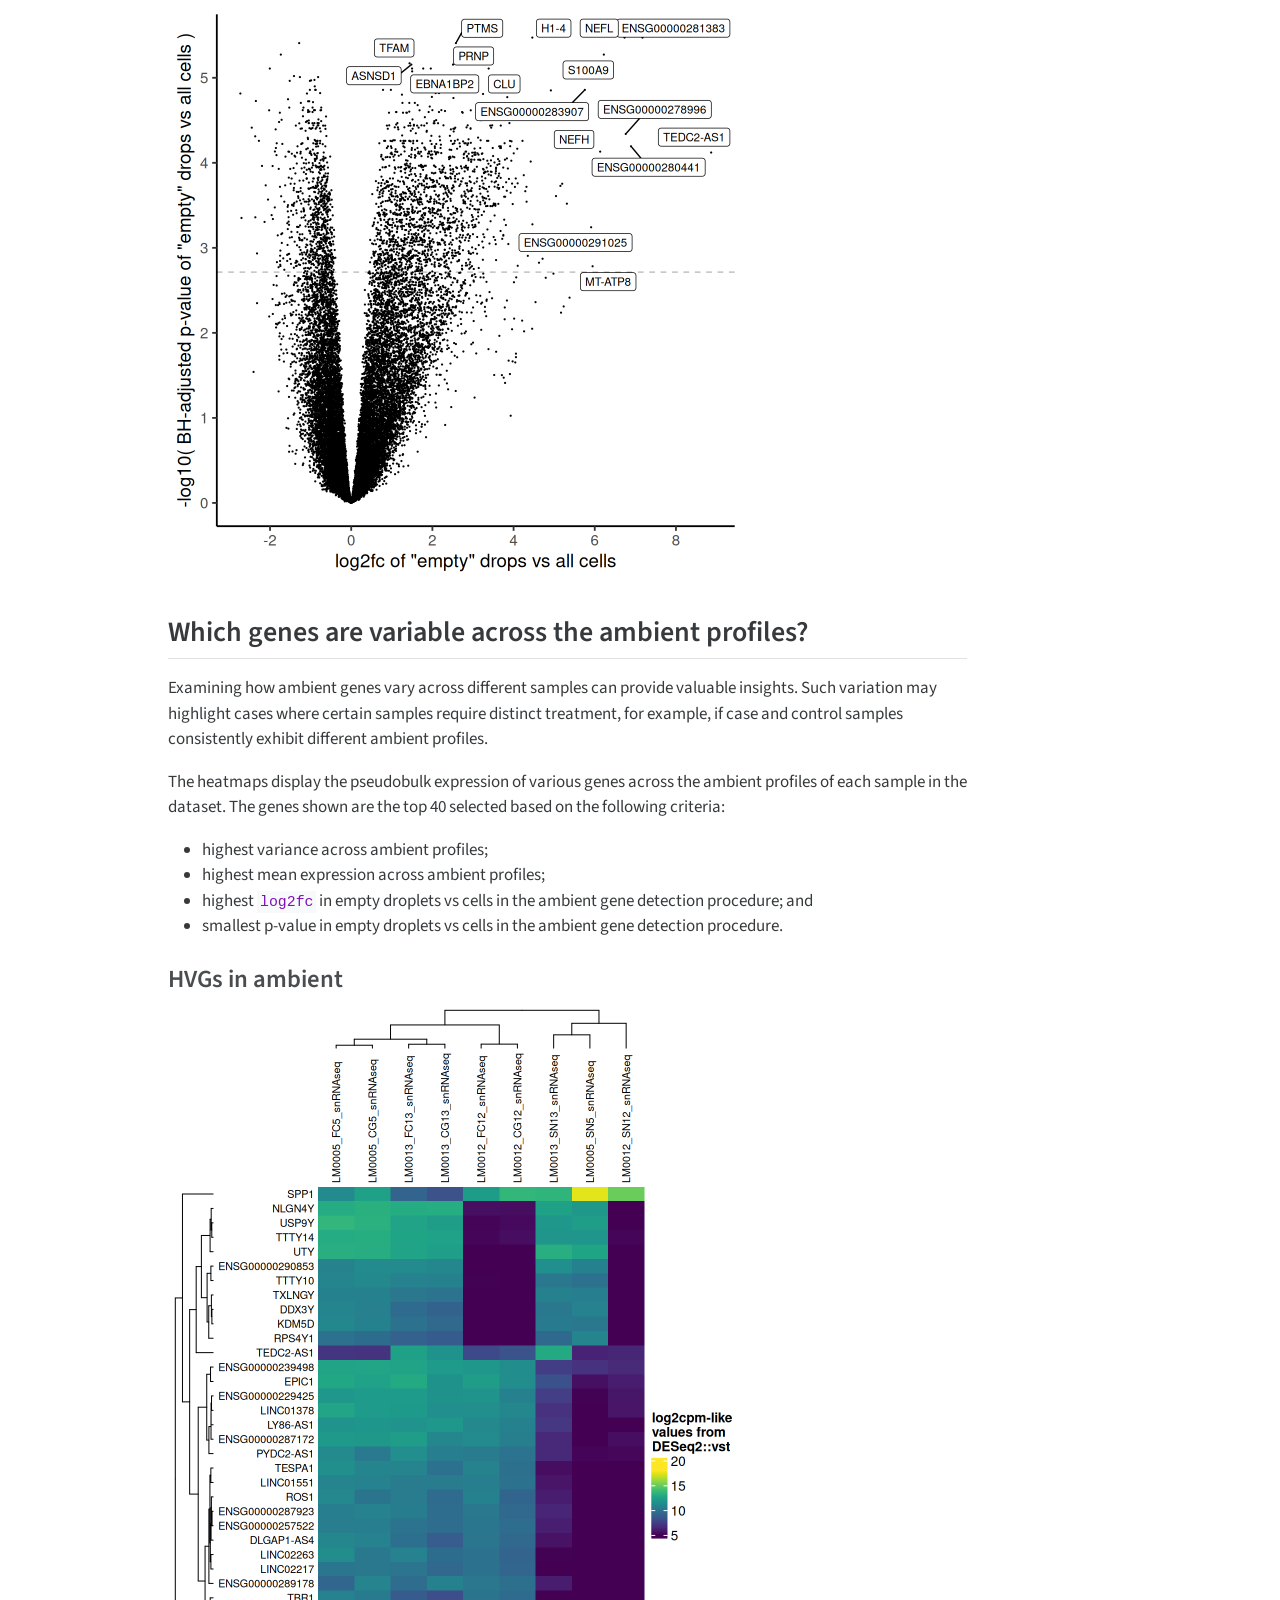
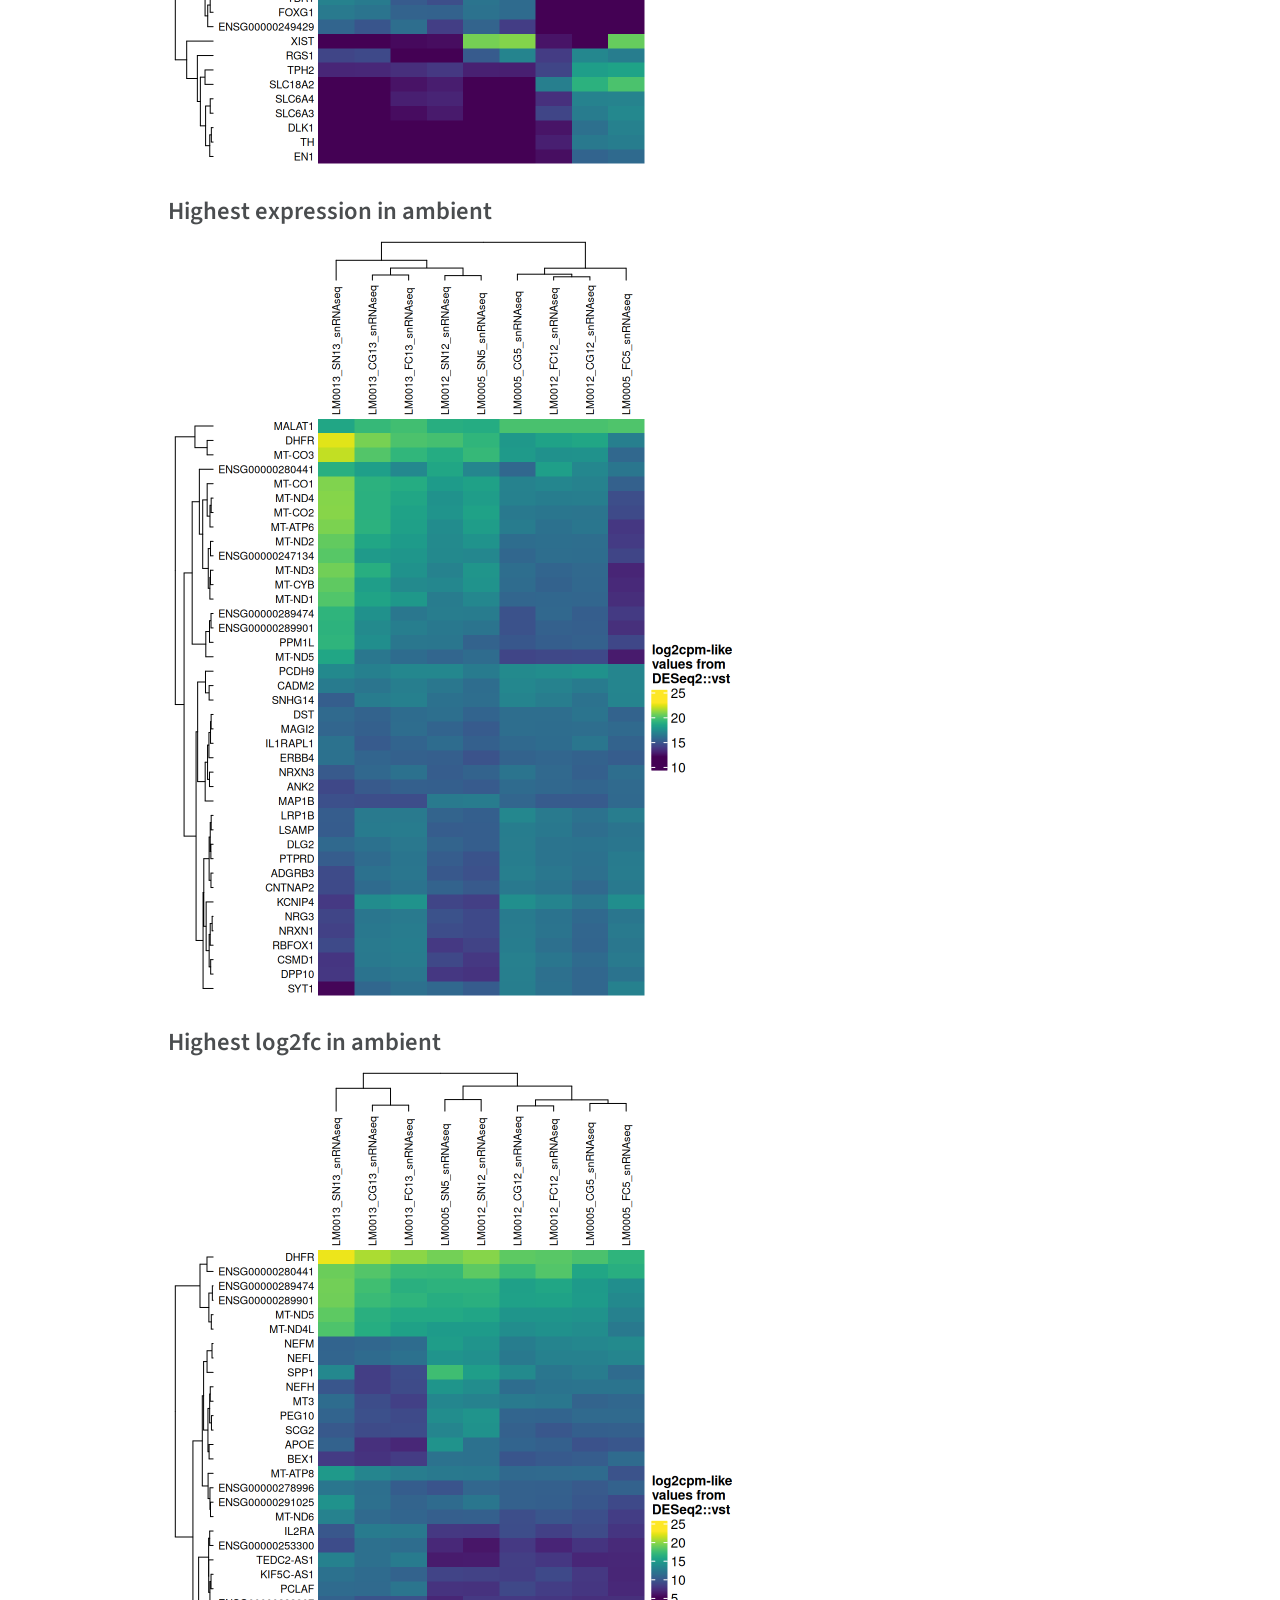
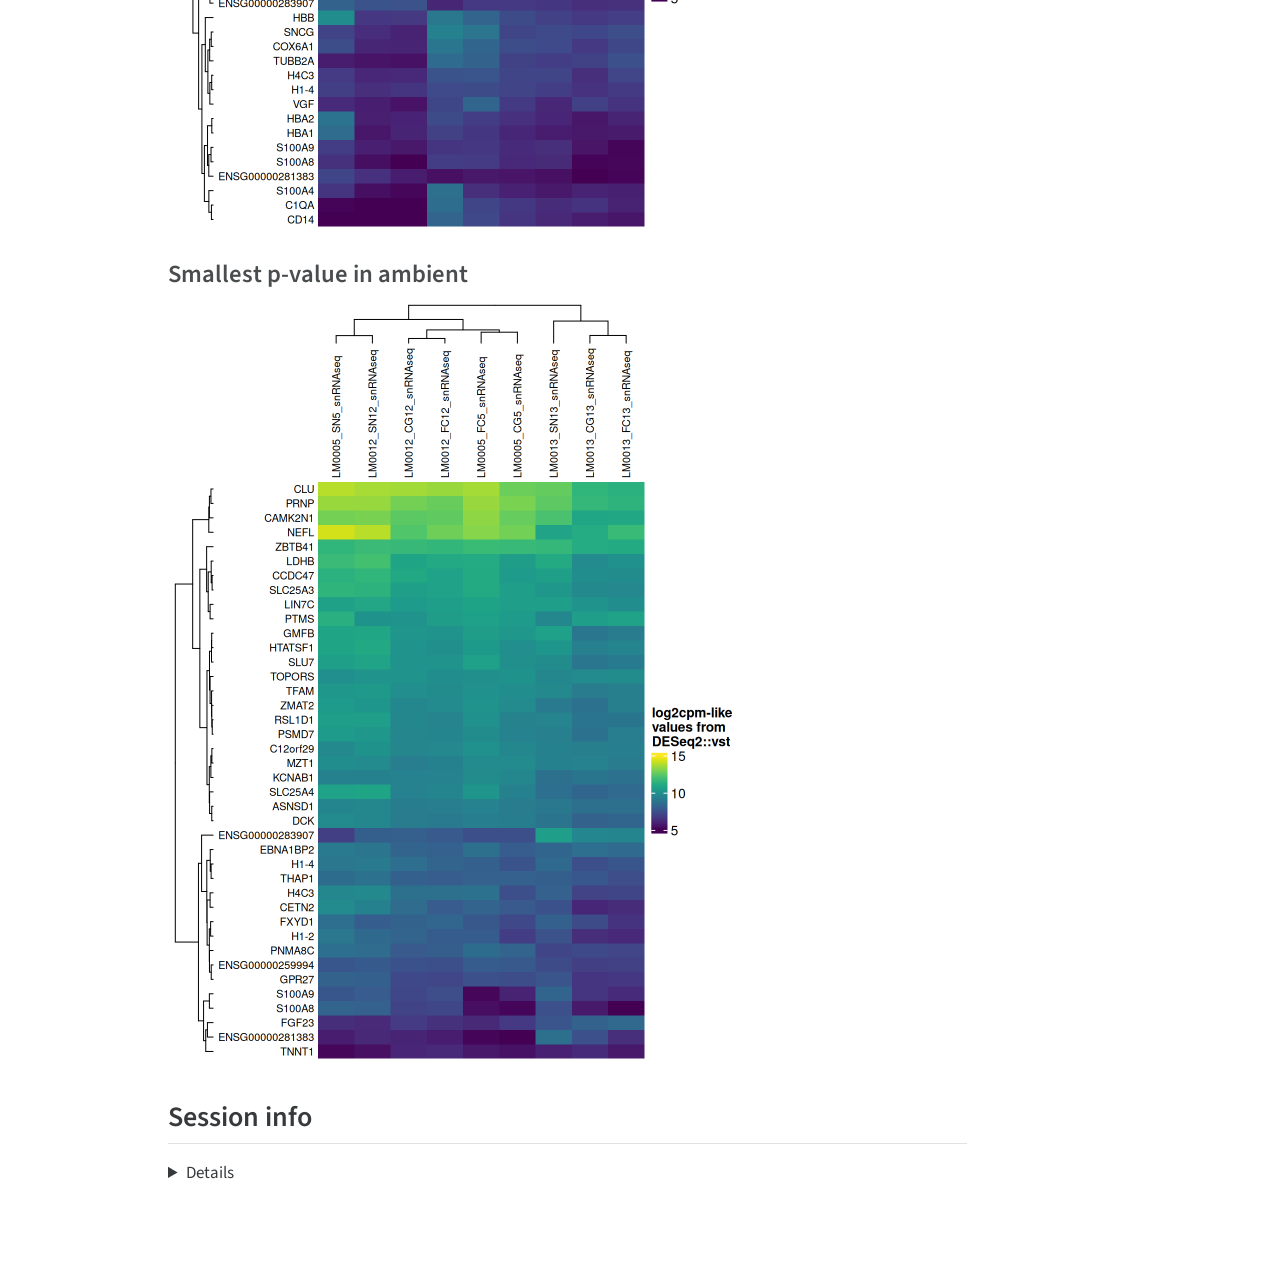
<file: testing/reports/hvg_report.html>
<!DOCTYPE html>
<html xmlns="http://www.w3.org/1999/xhtml" lang="en" xml:lang="en"><head>

<meta charset="utf-8">
<meta name="generator" content="quarto-1.7.32">

<meta name="viewport" content="width=device-width, initial-scale=1.0, user-scalable=yes">


<title>HVG selection diagnostics</title>
<style>
code{white-space: pre-wrap;}
span.smallcaps{font-variant: small-caps;}
div.columns{display: flex; gap: min(4vw, 1.5em);}
div.column{flex: auto; overflow-x: auto;}
div.hanging-indent{margin-left: 1.5em; text-indent: -1.5em;}
ul.task-list{list-style: none;}
ul.task-list li input[type="checkbox"] {
  width: 0.8em;
  margin: 0 0.8em 0.2em -1em; /* quarto-specific, see https://github.com/quarto-dev/quarto-cli/issues/4556 */ 
  vertical-align: middle;
}
/* CSS for syntax highlighting */
html { -webkit-text-size-adjust: 100%; }
pre > code.sourceCode { white-space: pre; position: relative; }
pre > code.sourceCode > span { display: inline-block; line-height: 1.25; }
pre > code.sourceCode > span:empty { height: 1.2em; }
.sourceCode { overflow: visible; }
code.sourceCode > span { color: inherit; text-decoration: inherit; }
div.sourceCode { margin: 1em 0; }
pre.sourceCode { margin: 0; }
@media screen {
div.sourceCode { overflow: auto; }
}
@media print {
pre > code.sourceCode { white-space: pre-wrap; }
pre > code.sourceCode > span { text-indent: -5em; padding-left: 5em; }
}
pre.numberSource code
  { counter-reset: source-line 0; }
pre.numberSource code > span
  { position: relative; left: -4em; counter-increment: source-line; }
pre.numberSource code > span > a:first-child::before
  { content: counter(source-line);
    position: relative; left: -1em; text-align: right; vertical-align: baseline;
    border: none; display: inline-block;
    -webkit-touch-callout: none; -webkit-user-select: none;
    -khtml-user-select: none; -moz-user-select: none;
    -ms-user-select: none; user-select: none;
    padding: 0 4px; width: 4em;
  }
pre.numberSource { margin-left: 3em;  padding-left: 4px; }
div.sourceCode
  {   }
@media screen {
pre > code.sourceCode > span > a:first-child::before { text-decoration: underline; }
}
</style>


<script src="hvg_report_files/libs/clipboard/clipboard.min.js"></script>
<script src="hvg_report_files/libs/quarto-html/quarto.js" type="module"></script>
<script src="hvg_report_files/libs/quarto-html/tabsets/tabsets.js" type="module"></script>
<script src="hvg_report_files/libs/quarto-html/popper.min.js"></script>
<script src="hvg_report_files/libs/quarto-html/tippy.umd.min.js"></script>
<script src="hvg_report_files/libs/quarto-html/anchor.min.js"></script>
<link href="hvg_report_files/libs/quarto-html/tippy.css" rel="stylesheet">
<link href="hvg_report_files/libs/quarto-html/quarto-syntax-highlighting-37eea08aefeeee20ff55810ff984fec1.css" rel="stylesheet" id="quarto-text-highlighting-styles">
<script src="hvg_report_files/libs/bootstrap/bootstrap.min.js"></script>
<link href="hvg_report_files/libs/bootstrap/bootstrap-icons.css" rel="stylesheet">
<link href="hvg_report_files/libs/bootstrap/bootstrap-448af7f8829fd64b98ec0b663877207c.min.css" rel="stylesheet" append-hash="true" id="quarto-bootstrap" data-mode="light">


</head>

<body class="quarto-light">

<div id="quarto-content" class="page-columns page-rows-contents page-layout-article">
<div id="quarto-margin-sidebar" class="sidebar margin-sidebar">
  <nav id="TOC" role="doc-toc" class="toc-active">
    <h2 id="toc-title">Table of contents</h2>
   
  <ul>
  <li><a href="#are-highly-variable-genes-ambient" id="toc-are-highly-variable-genes-ambient" class="nav-link active" data-scroll-target="#are-highly-variable-genes-ambient">Are highly variable genes “ambient”?</a></li>
  <li><a href="#which-genes-are-ambient" id="toc-which-genes-are-ambient" class="nav-link" data-scroll-target="#which-genes-are-ambient">Which genes are “ambient”?</a>
  <ul class="collapse">
  <li><a href="#cpm-expression-in-ambient" id="toc-cpm-expression-in-ambient" class="nav-link" data-scroll-target="#cpm-expression-in-ambient">&gt;= 100 CPM expression in ambient</a></li>
  <li><a href="#cpm-expression-in-ambient-1" id="toc-cpm-expression-in-ambient-1" class="nav-link" data-scroll-target="#cpm-expression-in-ambient-1">&gt;= 50 CPM expression in ambient</a></li>
  <li><a href="#cpm-expression-in-ambient-2" id="toc-cpm-expression-in-ambient-2" class="nav-link" data-scroll-target="#cpm-expression-in-ambient-2">&gt;= 10 CPM expression in ambient</a></li>
  <li><a href="#all-genes" id="toc-all-genes" class="nav-link" data-scroll-target="#all-genes">all genes</a></li>
  </ul></li>
  <li><a href="#which-genes-are-variable-across-the-ambient-profiles" id="toc-which-genes-are-variable-across-the-ambient-profiles" class="nav-link" data-scroll-target="#which-genes-are-variable-across-the-ambient-profiles">Which genes are variable across the ambient profiles?</a>
  <ul class="collapse">
  <li><a href="#hvgs-in-ambient" id="toc-hvgs-in-ambient" class="nav-link" data-scroll-target="#hvgs-in-ambient">HVGs in ambient</a></li>
  <li><a href="#highest-expression-in-ambient" id="toc-highest-expression-in-ambient" class="nav-link" data-scroll-target="#highest-expression-in-ambient">Highest expression in ambient</a></li>
  <li><a href="#highest-log2fc-in-ambient" id="toc-highest-log2fc-in-ambient" class="nav-link" data-scroll-target="#highest-log2fc-in-ambient">Highest log2fc in ambient</a></li>
  <li><a href="#smallest-p-value-in-ambient" id="toc-smallest-p-value-in-ambient" class="nav-link" data-scroll-target="#smallest-p-value-in-ambient">Smallest p-value in ambient</a></li>
  </ul></li>
  <li><a href="#session-info" id="toc-session-info" class="nav-link" data-scroll-target="#session-info">Session info</a></li>
  </ul>
</nav>
</div>
<main class="content" id="quarto-document-content">

<header id="title-block-header" class="quarto-title-block default">
<div class="quarto-title">
<h1 class="title">HVG selection diagnostics</h1>
</div>



<div class="quarto-title-meta">

    
  
    
  </div>
  


</header>


<p>The selection of highly variable genes is a crucial step in the integration process and in identifying clusters in single-cell experiments. However, contamination from ambient RNA can act as a significant confounding factor. This report provides plots to evaluate the influence of ambient RNA on the selection of highly variable genes and its potential impact on downstream analyses.</p>
<section id="are-highly-variable-genes-ambient" class="level2">
<h2 class="anchored" data-anchor-id="are-highly-variable-genes-ambient">Are highly variable genes “ambient”?</h2>
<p>The plot shows the extent to which highly variable genes identified using the <code>Seurat</code> VST method may be influenced by ambient RNA. The x-axis represents the <code>log2fc</code> values derived from the ambient gene estimation step (see the ambient DE module for more details), while the y-axis shows the trend-normalized variance calculated using the <code>Seurat</code> VST method. Each point represents a gene, annotated based on whether it is among the top HVGs and whether it is identified as “ambient” by the ambient gene detection step. Labelled genes are top 20 with highest mean variance, including genes that were not included as HVGs because of high expression in empty droplets.</p>
<div class="cell">
<div class="cell-output-display">
<div>
<figure class="figure">
<p><img src="hvg_report_files/figure-html/plot_std_var_vs_empty_log2fc-1.png" class="img-fluid figure-img" width="768"></p>
</figure>
</div>
</div>
</div>
</section>
<section id="which-genes-are-ambient" class="level2 tabset">
<h2 class="tabset anchored" data-anchor-id="which-genes-are-ambient">Which genes are “ambient”?</h2>
<p>The plot shows the results of the ambient gene detection procedure. The y-axis is the <code>-log10</code> nominal p-value, with a dotted line indicating the threshold where the adjusted p-value is sufficiently small (&lt; 0.01). Multiple plots are shown, each corresponding to a different minimum expression level filter applied to the ambient profiles.</p>
<section id="cpm-expression-in-ambient" class="level3">
<h3 class="anchored" data-anchor-id="cpm-expression-in-ambient">&gt;= 100 CPM expression in ambient</h3>
<p><img src="hvg_report_files/figure-html/plot_ambient_gene_calculations-1.png" class="img-fluid" width="576"></p>
</section>
<section id="cpm-expression-in-ambient-1" class="level3">
<h3 class="anchored" data-anchor-id="cpm-expression-in-ambient-1">&gt;= 50 CPM expression in ambient</h3>
<p><img src="hvg_report_files/figure-html/plot_ambient_gene_calculations-2.png" class="img-fluid" width="576"></p>
</section>
<section id="cpm-expression-in-ambient-2" class="level3">
<h3 class="anchored" data-anchor-id="cpm-expression-in-ambient-2">&gt;= 10 CPM expression in ambient</h3>
<p><img src="hvg_report_files/figure-html/plot_ambient_gene_calculations-3.png" class="img-fluid" width="576"></p>
</section>
<section id="all-genes" class="level3">
<h3 class="anchored" data-anchor-id="all-genes">all genes</h3>
<p><img src="hvg_report_files/figure-html/plot_ambient_gene_calculations-4.png" class="img-fluid" width="576"></p>
</section>
</section>
<section id="which-genes-are-variable-across-the-ambient-profiles" class="level2 tabset">
<h2 class="tabset anchored" data-anchor-id="which-genes-are-variable-across-the-ambient-profiles">Which genes are variable across the ambient profiles?</h2>
<p>Examining how ambient genes vary across different samples can provide valuable insights. Such variation may highlight cases where certain samples require distinct treatment, for example, if case and control samples consistently exhibit different ambient profiles.</p>
<p>The heatmaps display the pseudobulk expression of various genes across the ambient profiles of each sample in the dataset. The genes shown are the top 40 selected based on the following criteria:</p>
<ul>
<li>highest variance across ambient profiles;</li>
<li>highest mean expression across ambient profiles;</li>
<li>highest <code>log2fc</code> in empty droplets vs cells in the ambient gene detection procedure; and</li>
<li>smallest p-value in empty droplets vs cells in the ambient gene detection procedure.</li>
</ul>
<section id="hvgs-in-ambient" class="level3">
<h3 class="anchored" data-anchor-id="hvgs-in-ambient">HVGs in ambient</h3>
<p><img src="hvg_report_files/figure-html/plot_ambient_profiles-1.png" class="img-fluid" width="576"></p>
</section>
<section id="highest-expression-in-ambient" class="level3">
<h3 class="anchored" data-anchor-id="highest-expression-in-ambient">Highest expression in ambient</h3>
<p><img src="hvg_report_files/figure-html/plot_ambient_profiles-2.png" class="img-fluid" width="576"></p>
</section>
<section id="highest-log2fc-in-ambient" class="level3">
<h3 class="anchored" data-anchor-id="highest-log2fc-in-ambient">Highest log2fc in ambient</h3>
<p><img src="hvg_report_files/figure-html/plot_ambient_profiles-3.png" class="img-fluid" width="576"></p>
</section>
<section id="smallest-p-value-in-ambient" class="level3">
<h3 class="anchored" data-anchor-id="smallest-p-value-in-ambient">Smallest p-value in ambient</h3>
<p><img src="hvg_report_files/figure-html/plot_ambient_profiles-4.png" class="img-fluid" width="576"></p>
</section>
</section>
<section id="session-info" class="level2">
<h2 class="anchored" data-anchor-id="session-info">Session info</h2>
<details>
<div class="cell">
<details class="code-fold">
<summary>Code</summary>
<div class="sourceCode cell-code" id="cb1"><pre class="sourceCode r code-with-copy"><code class="sourceCode r"><span id="cb1-1"><a href="#cb1-1" aria-hidden="true" tabindex="-1"></a><span class="fu">sessionInfo</span>()</span></code><button title="Copy to Clipboard" class="code-copy-button"><i class="bi"></i></button></pre></div>
</details>
<div class="cell-output cell-output-stdout">
<pre><code>R version 4.5.0 (2025-04-11)
Platform: x86_64-pc-linux-gnu
Running under: Ubuntu 24.04.2 LTS

Matrix products: default
BLAS:   /usr/lib/x86_64-linux-gnu/openblas-pthread/libblas.so.3 
LAPACK: /usr/lib/x86_64-linux-gnu/openblas-pthread/libopenblasp-r0.3.26.so;  LAPACK version 3.12.0

locale:
 [1] LC_CTYPE=en_US.UTF-8       LC_NUMERIC=C              
 [3] LC_TIME=en_US.UTF-8        LC_COLLATE=en_US.UTF-8    
 [5] LC_MONETARY=en_US.UTF-8    LC_MESSAGES=en_US.UTF-8   
 [7] LC_PAPER=en_US.UTF-8       LC_NAME=C                 
 [9] LC_ADDRESS=C               LC_TELEPHONE=C            
[11] LC_MEASUREMENT=en_US.UTF-8 LC_IDENTIFICATION=C       

time zone: Etc/UTC
tzcode source: system (glibc)

attached base packages:
[1] grid      stats4    stats     graphics  grDevices utils     datasets 
[8] methods   base     

other attached packages:
 [1] strex_2.0.1                 stringr_1.5.1              
 [3] viridis_0.6.5               viridisLite_0.4.2          
 [5] circlize_0.4.16             DESeq2_1.50.2              
 [7] scales_1.4.0                ggrepel_0.9.6              
 [9] magrittr_2.0.3              ComplexHeatmap_2.26.1      
[11] SummarizedExperiment_1.40.0 Biobase_2.70.0             
[13] GenomicRanges_1.62.1        Seqinfo_1.0.0              
[15] IRanges_2.44.0              S4Vectors_0.48.1           
[17] BiocGenerics_0.56.0         generics_0.1.4             
[19] MatrixGenerics_1.22.0       matrixStats_1.5.0          
[21] ggplot2_3.5.2               data.table_1.17.4          

loaded via a namespace (and not attached):
 [1] gtable_0.3.6        shape_1.4.6.1       rjson_0.2.23       
 [4] xfun_0.52           htmlwidgets_1.6.4   GlobalOptions_0.1.2
 [7] lattice_0.22-7      Cairo_1.6-2         vctrs_0.6.5        
[10] tools_4.5.0         parallel_4.5.0      tibble_3.3.0       
[13] cluster_2.1.8.1     R.oo_1.27.1         pkgconfig_2.0.3    
[16] Matrix_1.7-3        RColorBrewer_1.1-3  lifecycle_1.0.5    
[19] compiler_4.5.0      farver_2.1.2        codetools_0.2-20   
[22] clue_0.3-66         htmltools_0.5.8.1   yaml_2.3.10        
[25] pillar_1.10.2       crayon_1.5.3        R.utils_2.13.0     
[28] BiocParallel_1.44.0 DelayedArray_0.36.1 iterators_1.0.14   
[31] abind_1.4-8         foreach_1.5.2       tidyselect_1.2.1   
[34] locfit_1.5-9.12     digest_0.6.37       stringi_1.8.7      
[37] dplyr_1.1.4         fastmap_1.2.0       colorspace_2.1-1   
[40] cli_3.6.5           SparseArray_1.10.10 S4Arrays_1.10.1    
[43] dichromat_2.0-0.1   withr_3.0.2         rmarkdown_2.29     
[46] XVector_0.50.0      gridExtra_2.3       R.methodsS3_1.8.2  
[49] png_0.1-8           GetoptLong_1.0.5    evaluate_1.0.5     
[52] knitr_1.50          doParallel_1.0.17   rlang_1.2.0        
[55] Rcpp_1.0.14         glue_1.8.0          jsonlite_2.0.0     
[58] R6_2.6.1           </code></pre>
</div>
</div>
</details>
</section>

</main>
<!-- /main column -->
<script id="quarto-html-after-body" type="application/javascript">
  window.document.addEventListener("DOMContentLoaded", function (event) {
    const icon = "";
    const anchorJS = new window.AnchorJS();
    anchorJS.options = {
      placement: 'right',
      icon: icon
    };
    anchorJS.add('.anchored');
    const isCodeAnnotation = (el) => {
      for (const clz of el.classList) {
        if (clz.startsWith('code-annotation-')) {                     
          return true;
        }
      }
      return false;
    }
    const onCopySuccess = function(e) {
      // button target
      const button = e.trigger;
      // don't keep focus
      button.blur();
      // flash "checked"
      button.classList.add('code-copy-button-checked');
      var currentTitle = button.getAttribute("title");
      button.setAttribute("title", "Copied!");
      let tooltip;
      if (window.bootstrap) {
        button.setAttribute("data-bs-toggle", "tooltip");
        button.setAttribute("data-bs-placement", "left");
        button.setAttribute("data-bs-title", "Copied!");
        tooltip = new bootstrap.Tooltip(button, 
          { trigger: "manual", 
            customClass: "code-copy-button-tooltip",
            offset: [0, -8]});
        tooltip.show();    
      }
      setTimeout(function() {
        if (tooltip) {
          tooltip.hide();
          button.removeAttribute("data-bs-title");
          button.removeAttribute("data-bs-toggle");
          button.removeAttribute("data-bs-placement");
        }
        button.setAttribute("title", currentTitle);
        button.classList.remove('code-copy-button-checked');
      }, 1000);
      // clear code selection
      e.clearSelection();
    }
    const getTextToCopy = function(trigger) {
        const codeEl = trigger.previousElementSibling.cloneNode(true);
        for (const childEl of codeEl.children) {
          if (isCodeAnnotation(childEl)) {
            childEl.remove();
          }
        }
        return codeEl.innerText;
    }
    const clipboard = new window.ClipboardJS('.code-copy-button:not([data-in-quarto-modal])', {
      text: getTextToCopy
    });
    clipboard.on('success', onCopySuccess);
    if (window.document.getElementById('quarto-embedded-source-code-modal')) {
      const clipboardModal = new window.ClipboardJS('.code-copy-button[data-in-quarto-modal]', {
        text: getTextToCopy,
        container: window.document.getElementById('quarto-embedded-source-code-modal')
      });
      clipboardModal.on('success', onCopySuccess);
    }
      var localhostRegex = new RegExp(/^(?:http|https):\/\/localhost\:?[0-9]*\//);
      var mailtoRegex = new RegExp(/^mailto:/);
        var filterRegex = new RegExp('/' + window.location.host + '/');
      var isInternal = (href) => {
          return filterRegex.test(href) || localhostRegex.test(href) || mailtoRegex.test(href);
      }
      // Inspect non-navigation links and adorn them if external
     var links = window.document.querySelectorAll('a[href]:not(.nav-link):not(.navbar-brand):not(.toc-action):not(.sidebar-link):not(.sidebar-item-toggle):not(.pagination-link):not(.no-external):not([aria-hidden]):not(.dropdown-item):not(.quarto-navigation-tool):not(.about-link)');
      for (var i=0; i<links.length; i++) {
        const link = links[i];
        if (!isInternal(link.href)) {
          // undo the damage that might have been done by quarto-nav.js in the case of
          // links that we want to consider external
          if (link.dataset.originalHref !== undefined) {
            link.href = link.dataset.originalHref;
          }
        }
      }
    function tippyHover(el, contentFn, onTriggerFn, onUntriggerFn) {
      const config = {
        allowHTML: true,
        maxWidth: 500,
        delay: 100,
        arrow: false,
        appendTo: function(el) {
            return el.parentElement;
        },
        interactive: true,
        interactiveBorder: 10,
        theme: 'quarto',
        placement: 'bottom-start',
      };
      if (contentFn) {
        config.content = contentFn;
      }
      if (onTriggerFn) {
        config.onTrigger = onTriggerFn;
      }
      if (onUntriggerFn) {
        config.onUntrigger = onUntriggerFn;
      }
      window.tippy(el, config); 
    }
    const noterefs = window.document.querySelectorAll('a[role="doc-noteref"]');
    for (var i=0; i<noterefs.length; i++) {
      const ref = noterefs[i];
      tippyHover(ref, function() {
        // use id or data attribute instead here
        let href = ref.getAttribute('data-footnote-href') || ref.getAttribute('href');
        try { href = new URL(href).hash; } catch {}
        const id = href.replace(/^#\/?/, "");
        const note = window.document.getElementById(id);
        if (note) {
          return note.innerHTML;
        } else {
          return "";
        }
      });
    }
    const xrefs = window.document.querySelectorAll('a.quarto-xref');
    const processXRef = (id, note) => {
      // Strip column container classes
      const stripColumnClz = (el) => {
        el.classList.remove("page-full", "page-columns");
        if (el.children) {
          for (const child of el.children) {
            stripColumnClz(child);
          }
        }
      }
      stripColumnClz(note)
      if (id === null || id.startsWith('sec-')) {
        // Special case sections, only their first couple elements
        const container = document.createElement("div");
        if (note.children && note.children.length > 2) {
          container.appendChild(note.children[0].cloneNode(true));
          for (let i = 1; i < note.children.length; i++) {
            const child = note.children[i];
            if (child.tagName === "P" && child.innerText === "") {
              continue;
            } else {
              container.appendChild(child.cloneNode(true));
              break;
            }
          }
          if (window.Quarto?.typesetMath) {
            window.Quarto.typesetMath(container);
          }
          return container.innerHTML
        } else {
          if (window.Quarto?.typesetMath) {
            window.Quarto.typesetMath(note);
          }
          return note.innerHTML;
        }
      } else {
        // Remove any anchor links if they are present
        const anchorLink = note.querySelector('a.anchorjs-link');
        if (anchorLink) {
          anchorLink.remove();
        }
        if (window.Quarto?.typesetMath) {
          window.Quarto.typesetMath(note);
        }
        if (note.classList.contains("callout")) {
          return note.outerHTML;
        } else {
          return note.innerHTML;
        }
      }
    }
    for (var i=0; i<xrefs.length; i++) {
      const xref = xrefs[i];
      tippyHover(xref, undefined, function(instance) {
        instance.disable();
        let url = xref.getAttribute('href');
        let hash = undefined; 
        if (url.startsWith('#')) {
          hash = url;
        } else {
          try { hash = new URL(url).hash; } catch {}
        }
        if (hash) {
          const id = hash.replace(/^#\/?/, "");
          const note = window.document.getElementById(id);
          if (note !== null) {
            try {
              const html = processXRef(id, note.cloneNode(true));
              instance.setContent(html);
            } finally {
              instance.enable();
              instance.show();
            }
          } else {
            // See if we can fetch this
            fetch(url.split('#')[0])
            .then(res => res.text())
            .then(html => {
              const parser = new DOMParser();
              const htmlDoc = parser.parseFromString(html, "text/html");
              const note = htmlDoc.getElementById(id);
              if (note !== null) {
                const html = processXRef(id, note);
                instance.setContent(html);
              } 
            }).finally(() => {
              instance.enable();
              instance.show();
            });
          }
        } else {
          // See if we can fetch a full url (with no hash to target)
          // This is a special case and we should probably do some content thinning / targeting
          fetch(url)
          .then(res => res.text())
          .then(html => {
            const parser = new DOMParser();
            const htmlDoc = parser.parseFromString(html, "text/html");
            const note = htmlDoc.querySelector('main.content');
            if (note !== null) {
              // This should only happen for chapter cross references
              // (since there is no id in the URL)
              // remove the first header
              if (note.children.length > 0 && note.children[0].tagName === "HEADER") {
                note.children[0].remove();
              }
              const html = processXRef(null, note);
              instance.setContent(html);
            } 
          }).finally(() => {
            instance.enable();
            instance.show();
          });
        }
      }, function(instance) {
      });
    }
        let selectedAnnoteEl;
        const selectorForAnnotation = ( cell, annotation) => {
          let cellAttr = 'data-code-cell="' + cell + '"';
          let lineAttr = 'data-code-annotation="' +  annotation + '"';
          const selector = 'span[' + cellAttr + '][' + lineAttr + ']';
          return selector;
        }
        const selectCodeLines = (annoteEl) => {
          const doc = window.document;
          const targetCell = annoteEl.getAttribute("data-target-cell");
          const targetAnnotation = annoteEl.getAttribute("data-target-annotation");
          const annoteSpan = window.document.querySelector(selectorForAnnotation(targetCell, targetAnnotation));
          const lines = annoteSpan.getAttribute("data-code-lines").split(",");
          const lineIds = lines.map((line) => {
            return targetCell + "-" + line;
          })
          let top = null;
          let height = null;
          let parent = null;
          if (lineIds.length > 0) {
              //compute the position of the single el (top and bottom and make a div)
              const el = window.document.getElementById(lineIds[0]);
              top = el.offsetTop;
              height = el.offsetHeight;
              parent = el.parentElement.parentElement;
            if (lineIds.length > 1) {
              const lastEl = window.document.getElementById(lineIds[lineIds.length - 1]);
              const bottom = lastEl.offsetTop + lastEl.offsetHeight;
              height = bottom - top;
            }
            if (top !== null && height !== null && parent !== null) {
              // cook up a div (if necessary) and position it 
              let div = window.document.getElementById("code-annotation-line-highlight");
              if (div === null) {
                div = window.document.createElement("div");
                div.setAttribute("id", "code-annotation-line-highlight");
                div.style.position = 'absolute';
                parent.appendChild(div);
              }
              div.style.top = top - 2 + "px";
              div.style.height = height + 4 + "px";
              div.style.left = 0;
              let gutterDiv = window.document.getElementById("code-annotation-line-highlight-gutter");
              if (gutterDiv === null) {
                gutterDiv = window.document.createElement("div");
                gutterDiv.setAttribute("id", "code-annotation-line-highlight-gutter");
                gutterDiv.style.position = 'absolute';
                const codeCell = window.document.getElementById(targetCell);
                const gutter = codeCell.querySelector('.code-annotation-gutter');
                gutter.appendChild(gutterDiv);
              }
              gutterDiv.style.top = top - 2 + "px";
              gutterDiv.style.height = height + 4 + "px";
            }
            selectedAnnoteEl = annoteEl;
          }
        };
        const unselectCodeLines = () => {
          const elementsIds = ["code-annotation-line-highlight", "code-annotation-line-highlight-gutter"];
          elementsIds.forEach((elId) => {
            const div = window.document.getElementById(elId);
            if (div) {
              div.remove();
            }
          });
          selectedAnnoteEl = undefined;
        };
          // Handle positioning of the toggle
      window.addEventListener(
        "resize",
        throttle(() => {
          elRect = undefined;
          if (selectedAnnoteEl) {
            selectCodeLines(selectedAnnoteEl);
          }
        }, 10)
      );
      function throttle(fn, ms) {
      let throttle = false;
      let timer;
        return (...args) => {
          if(!throttle) { // first call gets through
              fn.apply(this, args);
              throttle = true;
          } else { // all the others get throttled
              if(timer) clearTimeout(timer); // cancel #2
              timer = setTimeout(() => {
                fn.apply(this, args);
                timer = throttle = false;
              }, ms);
          }
        };
      }
        // Attach click handler to the DT
        const annoteDls = window.document.querySelectorAll('dt[data-target-cell]');
        for (const annoteDlNode of annoteDls) {
          annoteDlNode.addEventListener('click', (event) => {
            const clickedEl = event.target;
            if (clickedEl !== selectedAnnoteEl) {
              unselectCodeLines();
              const activeEl = window.document.querySelector('dt[data-target-cell].code-annotation-active');
              if (activeEl) {
                activeEl.classList.remove('code-annotation-active');
              }
              selectCodeLines(clickedEl);
              clickedEl.classList.add('code-annotation-active');
            } else {
              // Unselect the line
              unselectCodeLines();
              clickedEl.classList.remove('code-annotation-active');
            }
          });
        }
    const findCites = (el) => {
      const parentEl = el.parentElement;
      if (parentEl) {
        const cites = parentEl.dataset.cites;
        if (cites) {
          return {
            el,
            cites: cites.split(' ')
          };
        } else {
          return findCites(el.parentElement)
        }
      } else {
        return undefined;
      }
    };
    var bibliorefs = window.document.querySelectorAll('a[role="doc-biblioref"]');
    for (var i=0; i<bibliorefs.length; i++) {
      const ref = bibliorefs[i];
      const citeInfo = findCites(ref);
      if (citeInfo) {
        tippyHover(citeInfo.el, function() {
          var popup = window.document.createElement('div');
          citeInfo.cites.forEach(function(cite) {
            var citeDiv = window.document.createElement('div');
            citeDiv.classList.add('hanging-indent');
            citeDiv.classList.add('csl-entry');
            var biblioDiv = window.document.getElementById('ref-' + cite);
            if (biblioDiv) {
              citeDiv.innerHTML = biblioDiv.innerHTML;
            }
            popup.appendChild(citeDiv);
          });
          return popup.innerHTML;
        });
      }
    }
  });
  </script>
</div> <!-- /content -->




</body></html>
</file>
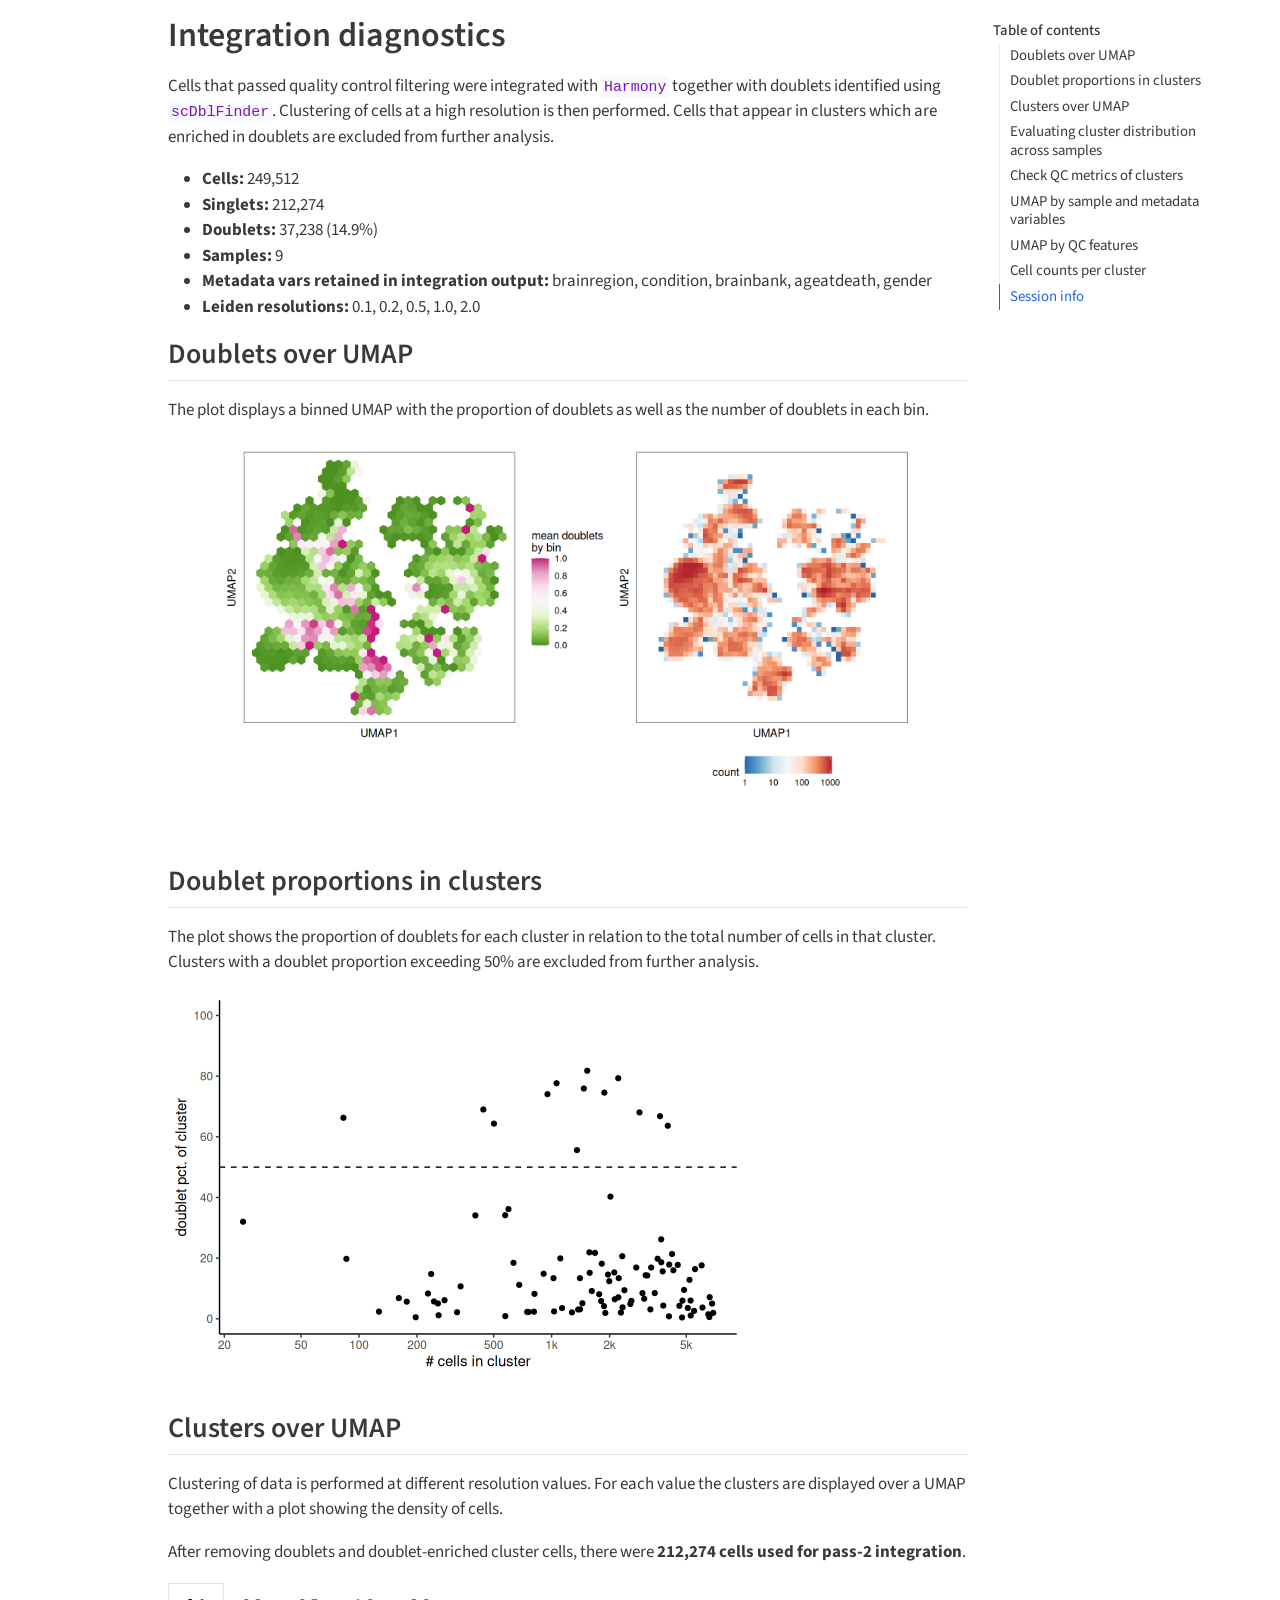
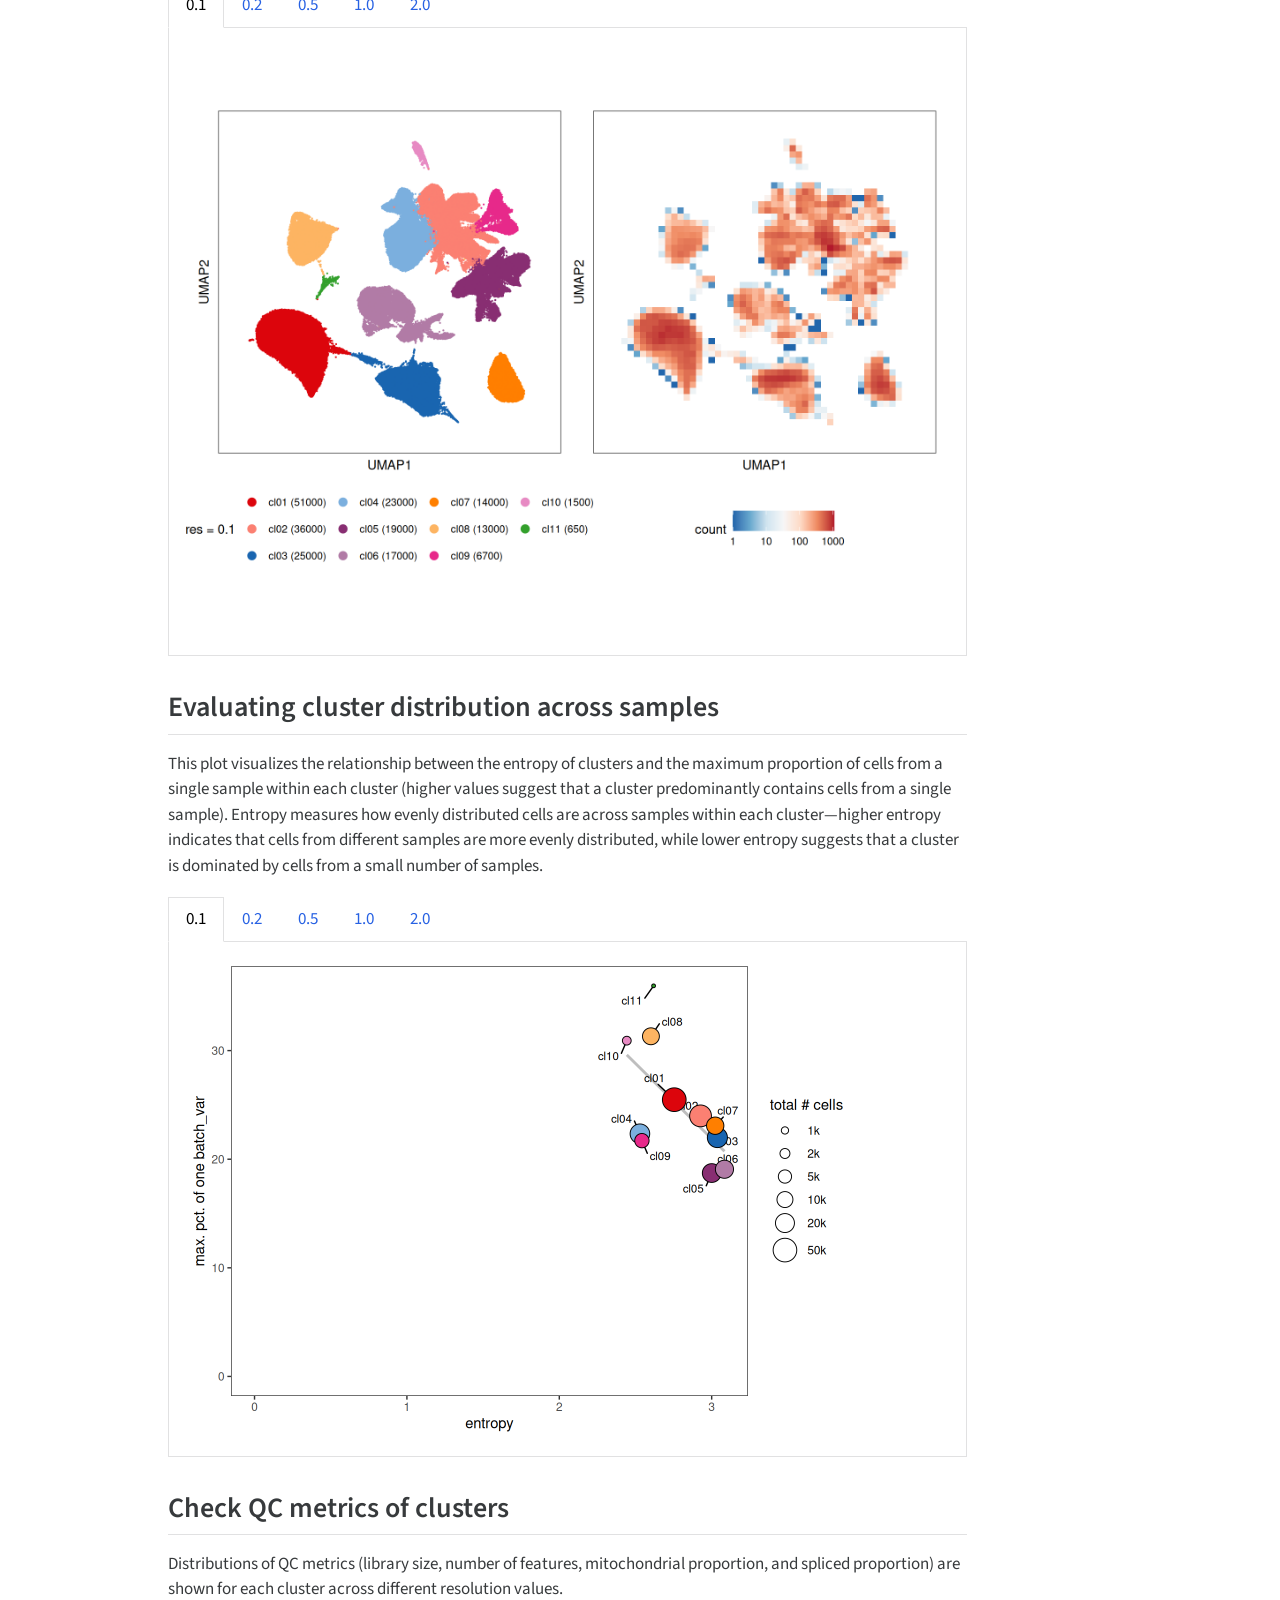
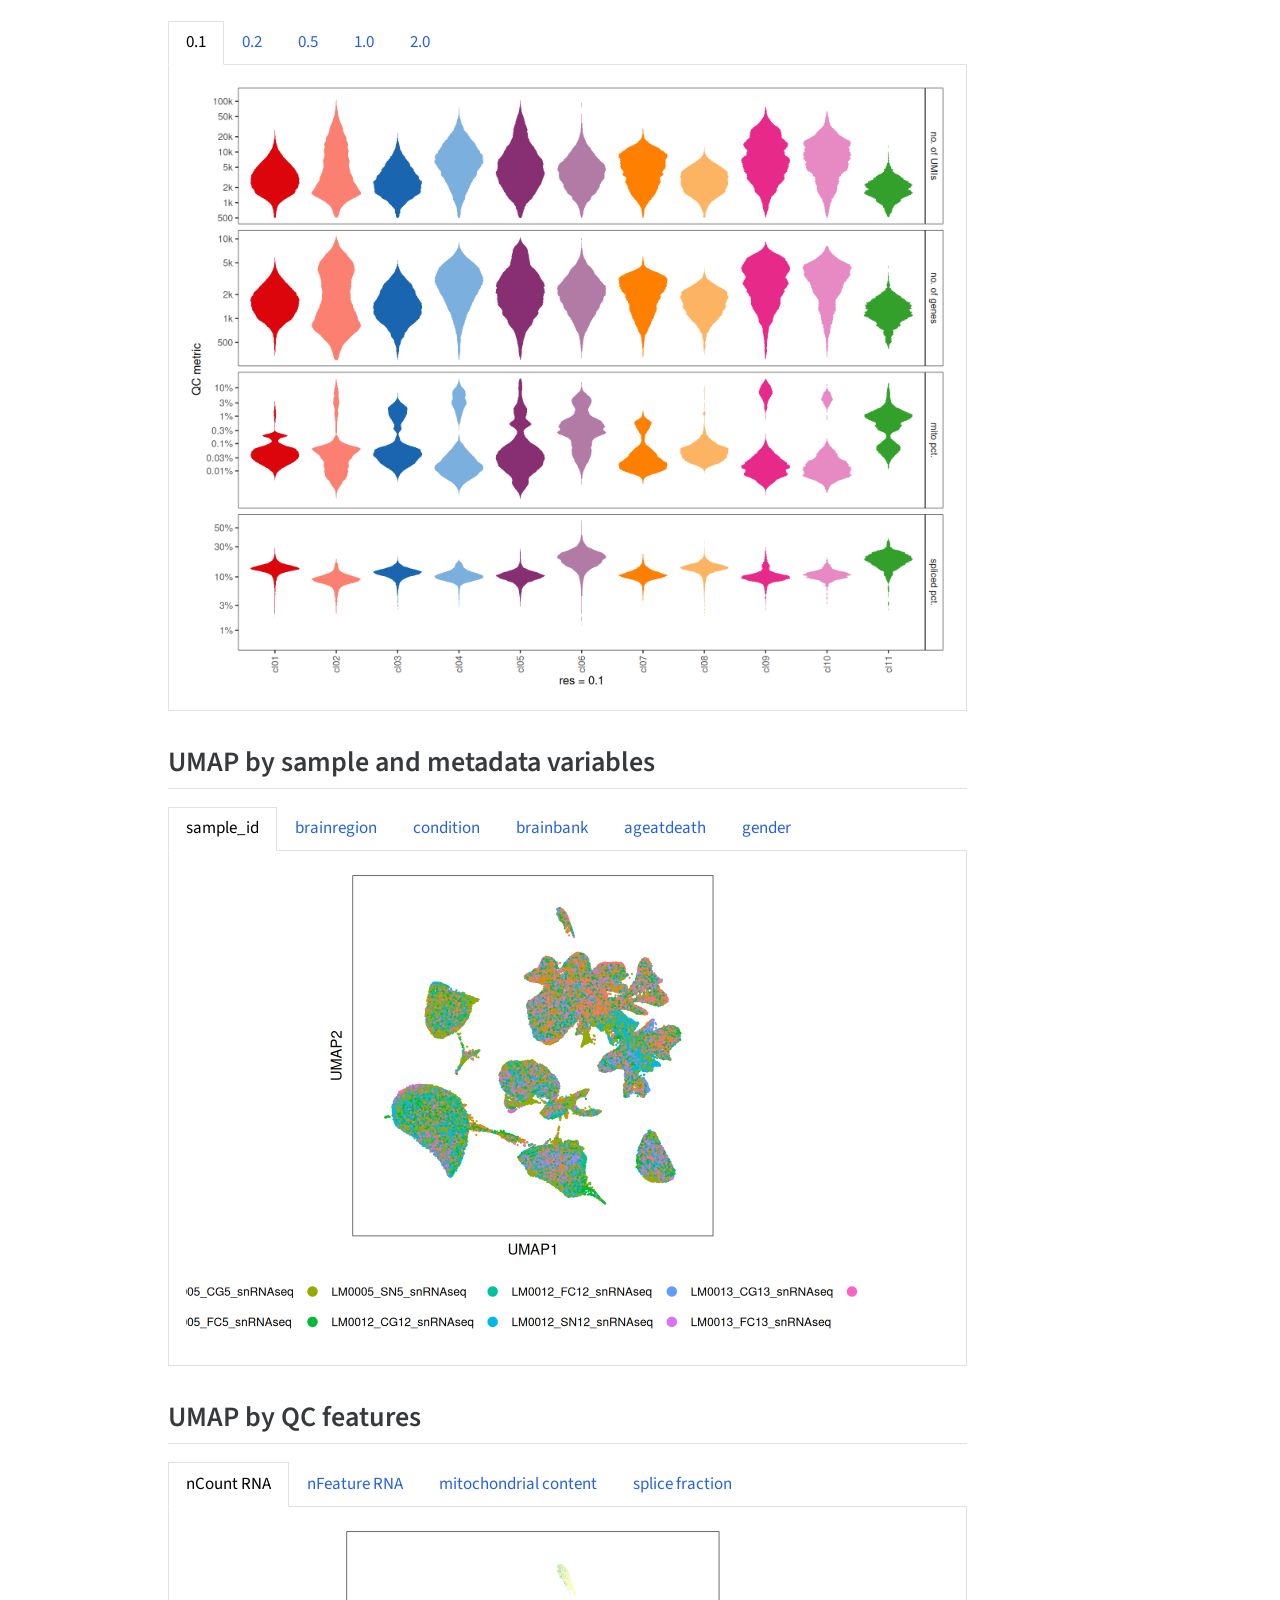
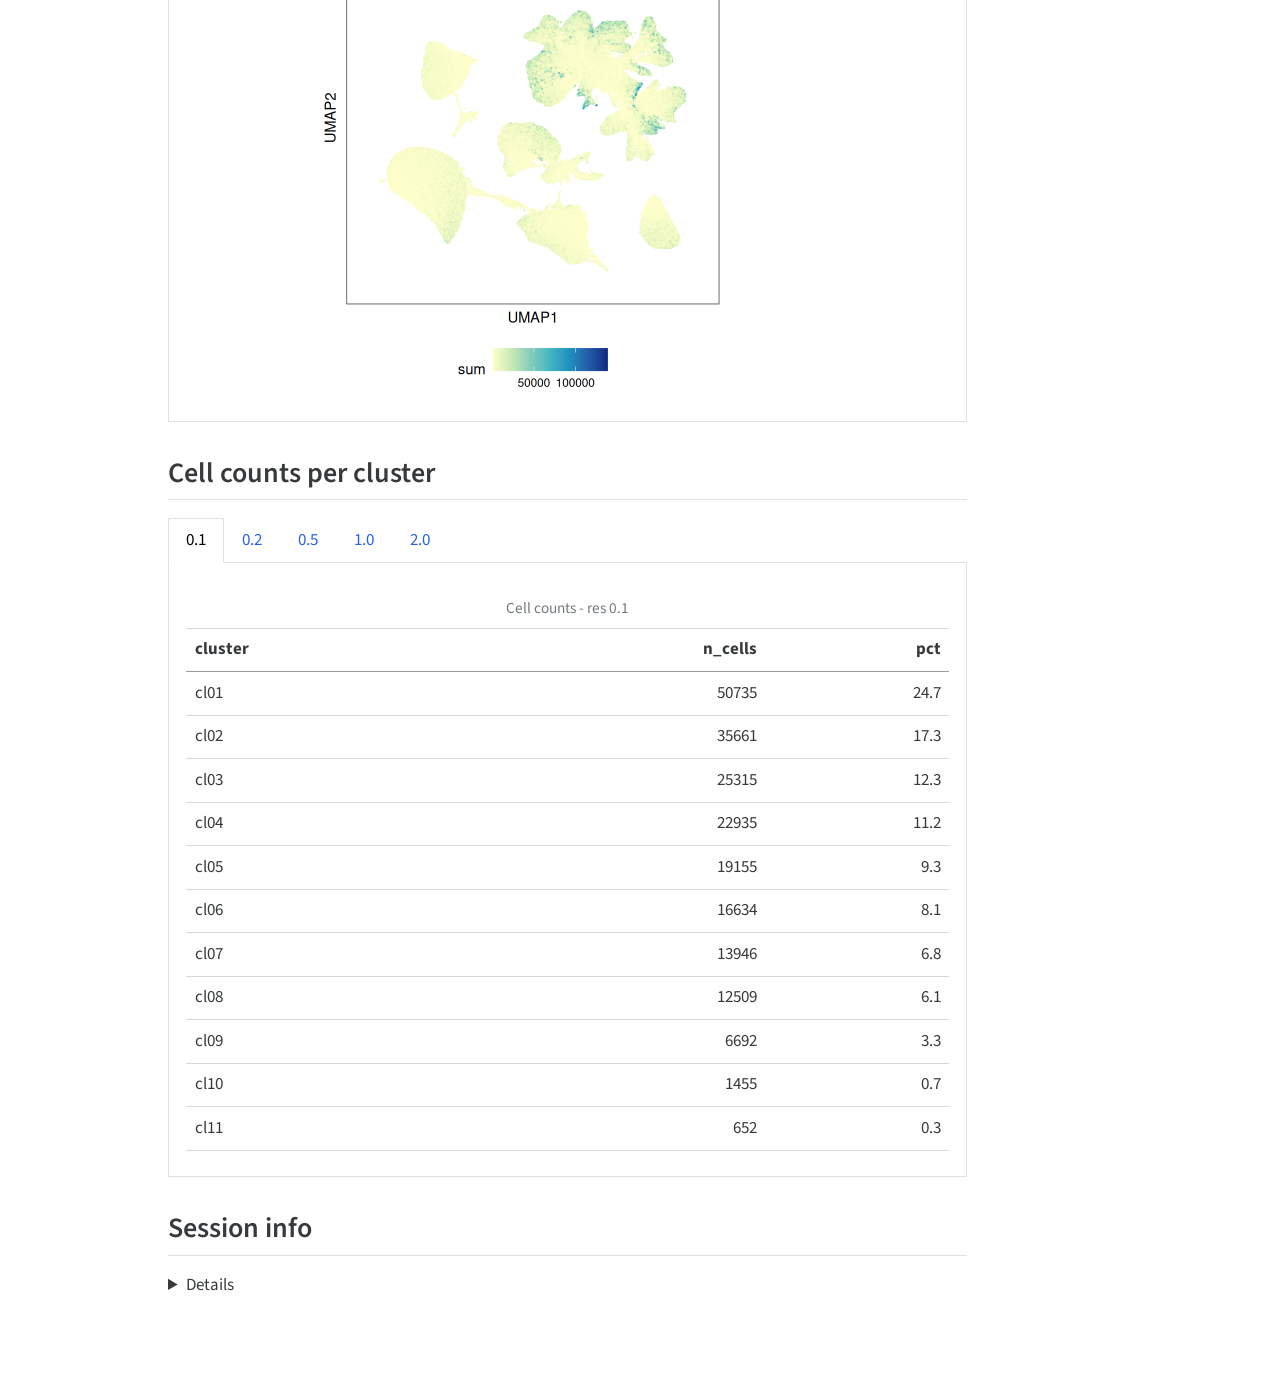
<file: testing/reports/integration_report.html>
<!DOCTYPE html>
<html xmlns="http://www.w3.org/1999/xhtml" lang="en" xml:lang="en"><head>

<meta charset="utf-8">
<meta name="generator" content="quarto-1.7.32">

<meta name="viewport" content="width=device-width, initial-scale=1.0, user-scalable=yes">


<title>Integration diagnostics</title>
<style>
code{white-space: pre-wrap;}
span.smallcaps{font-variant: small-caps;}
div.columns{display: flex; gap: min(4vw, 1.5em);}
div.column{flex: auto; overflow-x: auto;}
div.hanging-indent{margin-left: 1.5em; text-indent: -1.5em;}
ul.task-list{list-style: none;}
ul.task-list li input[type="checkbox"] {
  width: 0.8em;
  margin: 0 0.8em 0.2em -1em; /* quarto-specific, see https://github.com/quarto-dev/quarto-cli/issues/4556 */ 
  vertical-align: middle;
}
/* CSS for syntax highlighting */
html { -webkit-text-size-adjust: 100%; }
pre > code.sourceCode { white-space: pre; position: relative; }
pre > code.sourceCode > span { display: inline-block; line-height: 1.25; }
pre > code.sourceCode > span:empty { height: 1.2em; }
.sourceCode { overflow: visible; }
code.sourceCode > span { color: inherit; text-decoration: inherit; }
div.sourceCode { margin: 1em 0; }
pre.sourceCode { margin: 0; }
@media screen {
div.sourceCode { overflow: auto; }
}
@media print {
pre > code.sourceCode { white-space: pre-wrap; }
pre > code.sourceCode > span { text-indent: -5em; padding-left: 5em; }
}
pre.numberSource code
  { counter-reset: source-line 0; }
pre.numberSource code > span
  { position: relative; left: -4em; counter-increment: source-line; }
pre.numberSource code > span > a:first-child::before
  { content: counter(source-line);
    position: relative; left: -1em; text-align: right; vertical-align: baseline;
    border: none; display: inline-block;
    -webkit-touch-callout: none; -webkit-user-select: none;
    -khtml-user-select: none; -moz-user-select: none;
    -ms-user-select: none; user-select: none;
    padding: 0 4px; width: 4em;
  }
pre.numberSource { margin-left: 3em;  padding-left: 4px; }
div.sourceCode
  {   }
@media screen {
pre > code.sourceCode > span > a:first-child::before { text-decoration: underline; }
}
</style>


<script src="integration_report_files/libs/clipboard/clipboard.min.js"></script>
<script src="integration_report_files/libs/quarto-html/quarto.js" type="module"></script>
<script src="integration_report_files/libs/quarto-html/tabsets/tabsets.js" type="module"></script>
<script src="integration_report_files/libs/quarto-html/popper.min.js"></script>
<script src="integration_report_files/libs/quarto-html/tippy.umd.min.js"></script>
<script src="integration_report_files/libs/quarto-html/anchor.min.js"></script>
<link href="integration_report_files/libs/quarto-html/tippy.css" rel="stylesheet">
<link href="integration_report_files/libs/quarto-html/quarto-syntax-highlighting-37eea08aefeeee20ff55810ff984fec1.css" rel="stylesheet" id="quarto-text-highlighting-styles">
<script src="integration_report_files/libs/bootstrap/bootstrap.min.js"></script>
<link href="integration_report_files/libs/bootstrap/bootstrap-icons.css" rel="stylesheet">
<link href="integration_report_files/libs/bootstrap/bootstrap-448af7f8829fd64b98ec0b663877207c.min.css" rel="stylesheet" append-hash="true" id="quarto-bootstrap" data-mode="light">


</head>

<body class="quarto-light">

<div id="quarto-content" class="page-columns page-rows-contents page-layout-article">
<div id="quarto-margin-sidebar" class="sidebar margin-sidebar">
  <nav id="TOC" role="doc-toc" class="toc-active">
    <h2 id="toc-title">Table of contents</h2>
   
  <ul>
  <li><a href="#doublets-over-umap" id="toc-doublets-over-umap" class="nav-link active" data-scroll-target="#doublets-over-umap">Doublets over UMAP</a></li>
  <li><a href="#doublet-proportions-in-clusters" id="toc-doublet-proportions-in-clusters" class="nav-link" data-scroll-target="#doublet-proportions-in-clusters">Doublet proportions in clusters</a></li>
  <li><a href="#clusters-over-umap" id="toc-clusters-over-umap" class="nav-link" data-scroll-target="#clusters-over-umap">Clusters over UMAP</a></li>
  <li><a href="#evaluating-cluster-distribution-across-samples" id="toc-evaluating-cluster-distribution-across-samples" class="nav-link" data-scroll-target="#evaluating-cluster-distribution-across-samples">Evaluating cluster distribution across samples</a></li>
  <li><a href="#check-qc-metrics-of-clusters" id="toc-check-qc-metrics-of-clusters" class="nav-link" data-scroll-target="#check-qc-metrics-of-clusters">Check QC metrics of clusters</a></li>
  <li><a href="#umap-by-sample-and-metadata-variables" id="toc-umap-by-sample-and-metadata-variables" class="nav-link" data-scroll-target="#umap-by-sample-and-metadata-variables">UMAP by sample and metadata variables</a></li>
  <li><a href="#umap-by-qc-features" id="toc-umap-by-qc-features" class="nav-link" data-scroll-target="#umap-by-qc-features">UMAP by QC features</a></li>
  <li><a href="#cell-counts-per-cluster" id="toc-cell-counts-per-cluster" class="nav-link" data-scroll-target="#cell-counts-per-cluster">Cell counts per cluster</a></li>
  <li><a href="#session-info" id="toc-session-info" class="nav-link" data-scroll-target="#session-info">Session info</a></li>
  </ul>
</nav>
</div>
<main class="content" id="quarto-document-content">

<header id="title-block-header" class="quarto-title-block default">
<div class="quarto-title">
<h1 class="title">Integration diagnostics</h1>
</div>



<div class="quarto-title-meta">

    
  
    
  </div>
  


</header>


<p>Cells that passed quality control filtering were integrated with <code>Harmony</code> together with doublets identified using <code>scDblFinder</code>. Clustering of cells at a high resolution is then performed. Cells that appear in clusters which are enriched in doublets are excluded from further analysis.</p>
<ul>
<li><strong>Cells:</strong> 249,512</li>
<li><strong>Singlets:</strong> 212,274</li>
<li><strong>Doublets:</strong> 37,238 (14.9%)</li>
<li><strong>Samples:</strong> 9</li>
<li><strong>Metadata vars retained in integration output:</strong> brainregion, condition, brainbank, ageatdeath, gender</li>
<li><strong>Leiden resolutions:</strong> 0.1, 0.2, 0.5, 1.0, 2.0</li>
</ul>
<section id="doublets-over-umap" class="level2">
<h2 class="anchored" data-anchor-id="doublets-over-umap">Doublets over UMAP</h2>
<p>The plot displays a binned UMAP with the proportion of doublets as well as the number of doublets in each bin.</p>
<div class="cell">
<div class="cell-output-display">
<div>
<figure class="figure">
<p><img src="integration_report_files/figure-html/plot_doublet_integration-1.png" class="img-fluid figure-img" width="1056"></p>
</figure>
</div>
</div>
</div>
</section>
<section id="doublet-proportions-in-clusters" class="level2">
<h2 class="anchored" data-anchor-id="doublet-proportions-in-clusters">Doublet proportions in clusters</h2>
<p>The plot shows the proportion of doublets for each cluster in relation to the total number of cells in that cluster. Clusters with a doublet proportion exceeding 50% are excluded from further analysis.</p>
<p><img src="integration_report_files/figure-html/plot_doublet_clusters-1.png" class="img-fluid" width="576"></p>
</section>
<section id="clusters-over-umap" class="level2">
<h2 class="anchored" data-anchor-id="clusters-over-umap">Clusters over UMAP</h2>
<p>Clustering of data is performed at different resolution values. For each value the clusters are displayed over a UMAP together with a plot showing the density of cells.</p>
<p>After removing doublets and doublet-enriched cluster cells, there were <strong>212,274 cells used for pass-2 integration</strong>.</p>
<div class="tabset-margin-container"></div><div class="panel-tabset">
<ul class="nav nav-tabs" role="tablist"><li class="nav-item" role="presentation"><a class="nav-link active" id="tabset-1-1-tab" data-bs-toggle="tab" data-bs-target="#tabset-1-1" role="tab" aria-controls="tabset-1-1" aria-selected="true" href="">0.1</a></li><li class="nav-item" role="presentation"><a class="nav-link" id="tabset-1-2-tab" data-bs-toggle="tab" data-bs-target="#tabset-1-2" role="tab" aria-controls="tabset-1-2" aria-selected="false" href="">0.2</a></li><li class="nav-item" role="presentation"><a class="nav-link" id="tabset-1-3-tab" data-bs-toggle="tab" data-bs-target="#tabset-1-3" role="tab" aria-controls="tabset-1-3" aria-selected="false" href="">0.5</a></li><li class="nav-item" role="presentation"><a class="nav-link" id="tabset-1-4-tab" data-bs-toggle="tab" data-bs-target="#tabset-1-4" role="tab" aria-controls="tabset-1-4" aria-selected="false" href="">1.0</a></li><li class="nav-item" role="presentation"><a class="nav-link" id="tabset-1-5-tab" data-bs-toggle="tab" data-bs-target="#tabset-1-5" role="tab" aria-controls="tabset-1-5" aria-selected="false" href="">2.0</a></li></ul>
<div class="tab-content">
<div id="tabset-1-1" class="tab-pane active" role="tabpanel" aria-labelledby="tabset-1-1-tab">
<p><img src="integration_report_files/figure-html/plot_clusters_integration-1.png" class="img-fluid" width="864"></p>
</div>
<div id="tabset-1-2" class="tab-pane" role="tabpanel" aria-labelledby="tabset-1-2-tab">
<p><img src="integration_report_files/figure-html/plot_clusters_integration-2.png" class="img-fluid" width="864"></p>
</div>
<div id="tabset-1-3" class="tab-pane" role="tabpanel" aria-labelledby="tabset-1-3-tab">
<p><img src="integration_report_files/figure-html/plot_clusters_integration-3.png" class="img-fluid" width="864"></p>
</div>
<div id="tabset-1-4" class="tab-pane" role="tabpanel" aria-labelledby="tabset-1-4-tab">
<p><img src="integration_report_files/figure-html/plot_clusters_integration-4.png" class="img-fluid" width="864"></p>
</div>
<div id="tabset-1-5" class="tab-pane" role="tabpanel" aria-labelledby="tabset-1-5-tab">
<p><img src="integration_report_files/figure-html/plot_clusters_integration-5.png" class="img-fluid" width="864"></p>
</div>
</div>
</div>
</section>
<section id="evaluating-cluster-distribution-across-samples" class="level2">
<h2 class="anchored" data-anchor-id="evaluating-cluster-distribution-across-samples">Evaluating cluster distribution across samples</h2>
<p>This plot visualizes the relationship between the entropy of clusters and the maximum proportion of cells from a single sample within each cluster (higher values suggest that a cluster predominantly contains cells from a single sample). Entropy measures how evenly distributed cells are across samples within each cluster—higher entropy indicates that cells from different samples are more evenly distributed, while lower entropy suggests that a cluster is dominated by cells from a small number of samples.</p>
<div class="tabset-margin-container"></div><div class="panel-tabset">
<ul class="nav nav-tabs" role="tablist"><li class="nav-item" role="presentation"><a class="nav-link active" id="tabset-2-1-tab" data-bs-toggle="tab" data-bs-target="#tabset-2-1" role="tab" aria-controls="tabset-2-1" aria-selected="true" href="">0.1</a></li><li class="nav-item" role="presentation"><a class="nav-link" id="tabset-2-2-tab" data-bs-toggle="tab" data-bs-target="#tabset-2-2" role="tab" aria-controls="tabset-2-2" aria-selected="false" href="">0.2</a></li><li class="nav-item" role="presentation"><a class="nav-link" id="tabset-2-3-tab" data-bs-toggle="tab" data-bs-target="#tabset-2-3" role="tab" aria-controls="tabset-2-3" aria-selected="false" href="">0.5</a></li><li class="nav-item" role="presentation"><a class="nav-link" id="tabset-2-4-tab" data-bs-toggle="tab" data-bs-target="#tabset-2-4" role="tab" aria-controls="tabset-2-4" aria-selected="false" href="">1.0</a></li><li class="nav-item" role="presentation"><a class="nav-link" id="tabset-2-5-tab" data-bs-toggle="tab" data-bs-target="#tabset-2-5" role="tab" aria-controls="tabset-2-5" aria-selected="false" href="">2.0</a></li></ul>
<div class="tab-content">
<div id="tabset-2-1" class="tab-pane active" role="tabpanel" aria-labelledby="tabset-2-1-tab">
<p><img src="integration_report_files/figure-html/plot_entropy_selected_clusters-1.png" class="img-fluid" width="672"></p>
</div>
<div id="tabset-2-2" class="tab-pane" role="tabpanel" aria-labelledby="tabset-2-2-tab">
<p><img src="integration_report_files/figure-html/plot_entropy_selected_clusters-2.png" class="img-fluid" width="672"></p>
</div>
<div id="tabset-2-3" class="tab-pane" role="tabpanel" aria-labelledby="tabset-2-3-tab">
<p><img src="integration_report_files/figure-html/plot_entropy_selected_clusters-3.png" class="img-fluid" width="672"></p>
</div>
<div id="tabset-2-4" class="tab-pane" role="tabpanel" aria-labelledby="tabset-2-4-tab">
<p><img src="integration_report_files/figure-html/plot_entropy_selected_clusters-4.png" class="img-fluid" width="672"></p>
</div>
<div id="tabset-2-5" class="tab-pane" role="tabpanel" aria-labelledby="tabset-2-5-tab">
<p><img src="integration_report_files/figure-html/plot_entropy_selected_clusters-5.png" class="img-fluid" width="672"></p>
</div>
</div>
</div>
</section>
<section id="check-qc-metrics-of-clusters" class="level2">
<h2 class="anchored" data-anchor-id="check-qc-metrics-of-clusters">Check QC metrics of clusters</h2>
<p>Distributions of QC metrics (library size, number of features, mitochondrial proportion, and spliced proportion) are shown for each cluster across different resolution values.</p>
<div class="tabset-margin-container"></div><div class="panel-tabset">
<ul class="nav nav-tabs" role="tablist"><li class="nav-item" role="presentation"><a class="nav-link active" id="tabset-3-1-tab" data-bs-toggle="tab" data-bs-target="#tabset-3-1" role="tab" aria-controls="tabset-3-1" aria-selected="true" href="">0.1</a></li><li class="nav-item" role="presentation"><a class="nav-link" id="tabset-3-2-tab" data-bs-toggle="tab" data-bs-target="#tabset-3-2" role="tab" aria-controls="tabset-3-2" aria-selected="false" href="">0.2</a></li><li class="nav-item" role="presentation"><a class="nav-link" id="tabset-3-3-tab" data-bs-toggle="tab" data-bs-target="#tabset-3-3" role="tab" aria-controls="tabset-3-3" aria-selected="false" href="">0.5</a></li><li class="nav-item" role="presentation"><a class="nav-link" id="tabset-3-4-tab" data-bs-toggle="tab" data-bs-target="#tabset-3-4" role="tab" aria-controls="tabset-3-4" aria-selected="false" href="">1.0</a></li><li class="nav-item" role="presentation"><a class="nav-link" id="tabset-3-5-tab" data-bs-toggle="tab" data-bs-target="#tabset-3-5" role="tab" aria-controls="tabset-3-5" aria-selected="false" href="">2.0</a></li></ul>
<div class="tab-content">
<div id="tabset-3-1" class="tab-pane active" role="tabpanel" aria-labelledby="tabset-3-1-tab">
<p><img src="integration_report_files/figure-html/plot_qc_distns-1.png" class="img-fluid" width="960"></p>
</div>
<div id="tabset-3-2" class="tab-pane" role="tabpanel" aria-labelledby="tabset-3-2-tab">
<p><img src="integration_report_files/figure-html/plot_qc_distns-2.png" class="img-fluid" width="960"></p>
</div>
<div id="tabset-3-3" class="tab-pane" role="tabpanel" aria-labelledby="tabset-3-3-tab">
<p><img src="integration_report_files/figure-html/plot_qc_distns-3.png" class="img-fluid" width="960"></p>
</div>
<div id="tabset-3-4" class="tab-pane" role="tabpanel" aria-labelledby="tabset-3-4-tab">
<p><img src="integration_report_files/figure-html/plot_qc_distns-4.png" class="img-fluid" width="960"></p>
</div>
<div id="tabset-3-5" class="tab-pane" role="tabpanel" aria-labelledby="tabset-3-5-tab">
<p><img src="integration_report_files/figure-html/plot_qc_distns-5.png" class="img-fluid" width="960"></p>
</div>
</div>
</div>
</section>
<section id="umap-by-sample-and-metadata-variables" class="level2">
<h2 class="anchored" data-anchor-id="umap-by-sample-and-metadata-variables">UMAP by sample and metadata variables</h2>
<div class="tabset-margin-container"></div><div class="panel-tabset">
<ul class="nav nav-tabs" role="tablist"><li class="nav-item" role="presentation"><a class="nav-link active" id="tabset-4-1-tab" data-bs-toggle="tab" data-bs-target="#tabset-4-1" role="tab" aria-controls="tabset-4-1" aria-selected="true" href="">sample_id</a></li><li class="nav-item" role="presentation"><a class="nav-link" id="tabset-4-2-tab" data-bs-toggle="tab" data-bs-target="#tabset-4-2" role="tab" aria-controls="tabset-4-2" aria-selected="false" href="">brainregion</a></li><li class="nav-item" role="presentation"><a class="nav-link" id="tabset-4-3-tab" data-bs-toggle="tab" data-bs-target="#tabset-4-3" role="tab" aria-controls="tabset-4-3" aria-selected="false" href="">condition</a></li><li class="nav-item" role="presentation"><a class="nav-link" id="tabset-4-4-tab" data-bs-toggle="tab" data-bs-target="#tabset-4-4" role="tab" aria-controls="tabset-4-4" aria-selected="false" href="">brainbank</a></li><li class="nav-item" role="presentation"><a class="nav-link" id="tabset-4-5-tab" data-bs-toggle="tab" data-bs-target="#tabset-4-5" role="tab" aria-controls="tabset-4-5" aria-selected="false" href="">ageatdeath</a></li><li class="nav-item" role="presentation"><a class="nav-link" id="tabset-4-6-tab" data-bs-toggle="tab" data-bs-target="#tabset-4-6" role="tab" aria-controls="tabset-4-6" aria-selected="false" href="">gender</a></li></ul>
<div class="tab-content">
<div id="tabset-4-1" class="tab-pane active" role="tabpanel" aria-labelledby="tabset-4-1-tab">
<p><img src="integration_report_files/figure-html/umap_metadata-1.png" class="img-fluid" width="672"></p>
</div>
<div id="tabset-4-2" class="tab-pane" role="tabpanel" aria-labelledby="tabset-4-2-tab">
<p><img src="integration_report_files/figure-html/umap_metadata-2.png" class="img-fluid" width="672"></p>
</div>
<div id="tabset-4-3" class="tab-pane" role="tabpanel" aria-labelledby="tabset-4-3-tab">
<p><img src="integration_report_files/figure-html/umap_metadata-3.png" class="img-fluid" width="672"></p>
</div>
<div id="tabset-4-4" class="tab-pane" role="tabpanel" aria-labelledby="tabset-4-4-tab">
<p><img src="integration_report_files/figure-html/umap_metadata-4.png" class="img-fluid" width="672"></p>
</div>
<div id="tabset-4-5" class="tab-pane" role="tabpanel" aria-labelledby="tabset-4-5-tab">
<p><img src="integration_report_files/figure-html/umap_metadata-5.png" class="img-fluid" width="672"></p>
</div>
<div id="tabset-4-6" class="tab-pane" role="tabpanel" aria-labelledby="tabset-4-6-tab">
<p><img src="integration_report_files/figure-html/umap_metadata-6.png" class="img-fluid" width="672"></p>
</div>
</div>
</div>
</section>
<section id="umap-by-qc-features" class="level2">
<h2 class="anchored" data-anchor-id="umap-by-qc-features">UMAP by QC features</h2>
<div class="tabset-margin-container"></div><div class="panel-tabset">
<ul class="nav nav-tabs" role="tablist"><li class="nav-item" role="presentation"><a class="nav-link active" id="tabset-5-1-tab" data-bs-toggle="tab" data-bs-target="#tabset-5-1" role="tab" aria-controls="tabset-5-1" aria-selected="true" href="">nCount RNA</a></li><li class="nav-item" role="presentation"><a class="nav-link" id="tabset-5-2-tab" data-bs-toggle="tab" data-bs-target="#tabset-5-2" role="tab" aria-controls="tabset-5-2" aria-selected="false" href="">nFeature RNA</a></li><li class="nav-item" role="presentation"><a class="nav-link" id="tabset-5-3-tab" data-bs-toggle="tab" data-bs-target="#tabset-5-3" role="tab" aria-controls="tabset-5-3" aria-selected="false" href="">mitochondrial content</a></li><li class="nav-item" role="presentation"><a class="nav-link" id="tabset-5-4-tab" data-bs-toggle="tab" data-bs-target="#tabset-5-4" role="tab" aria-controls="tabset-5-4" aria-selected="false" href="">splice fraction</a></li></ul>
<div class="tab-content">
<div id="tabset-5-1" class="tab-pane active" role="tabpanel" aria-labelledby="tabset-5-1-tab">
<p><img src="integration_report_files/figure-html/umap_features-1.png" class="img-fluid" width="672"></p>
</div>
<div id="tabset-5-2" class="tab-pane" role="tabpanel" aria-labelledby="tabset-5-2-tab">
<p><img src="integration_report_files/figure-html/umap_features-2.png" class="img-fluid" width="672"></p>
</div>
<div id="tabset-5-3" class="tab-pane" role="tabpanel" aria-labelledby="tabset-5-3-tab">
<p><img src="integration_report_files/figure-html/umap_features-3.png" class="img-fluid" width="672"></p>
</div>
<div id="tabset-5-4" class="tab-pane" role="tabpanel" aria-labelledby="tabset-5-4-tab">
<p>splice fraction is not available in the current integration report inputs.</p>
</div>
</div>
</div>
</section>
<section id="cell-counts-per-cluster" class="level2">
<h2 class="anchored" data-anchor-id="cell-counts-per-cluster">Cell counts per cluster</h2>
<div class="tabset-margin-container"></div><div class="panel-tabset">
<ul class="nav nav-tabs" role="tablist"><li class="nav-item" role="presentation"><a class="nav-link active" id="tabset-6-1-tab" data-bs-toggle="tab" data-bs-target="#tabset-6-1" role="tab" aria-controls="tabset-6-1" aria-selected="true" href="">0.1</a></li><li class="nav-item" role="presentation"><a class="nav-link" id="tabset-6-2-tab" data-bs-toggle="tab" data-bs-target="#tabset-6-2" role="tab" aria-controls="tabset-6-2" aria-selected="false" href="">0.2</a></li><li class="nav-item" role="presentation"><a class="nav-link" id="tabset-6-3-tab" data-bs-toggle="tab" data-bs-target="#tabset-6-3" role="tab" aria-controls="tabset-6-3" aria-selected="false" href="">0.5</a></li><li class="nav-item" role="presentation"><a class="nav-link" id="tabset-6-4-tab" data-bs-toggle="tab" data-bs-target="#tabset-6-4" role="tab" aria-controls="tabset-6-4" aria-selected="false" href="">1.0</a></li><li class="nav-item" role="presentation"><a class="nav-link" id="tabset-6-5-tab" data-bs-toggle="tab" data-bs-target="#tabset-6-5" role="tab" aria-controls="tabset-6-5" aria-selected="false" href="">2.0</a></li></ul>
<div class="tab-content">
<div id="tabset-6-1" class="tab-pane active" role="tabpanel" aria-labelledby="tabset-6-1-tab">
<table class="caption-top table">
<caption>Cell counts - res 0.1</caption>
<thead>
<tr class="header">
<th style="text-align: left;">cluster</th>
<th style="text-align: right;">n_cells</th>
<th style="text-align: right;">pct</th>
</tr>
</thead>
<tbody>
<tr class="odd">
<td style="text-align: left;">cl01</td>
<td style="text-align: right;">50735</td>
<td style="text-align: right;">24.7</td>
</tr>
<tr class="even">
<td style="text-align: left;">cl02</td>
<td style="text-align: right;">35661</td>
<td style="text-align: right;">17.3</td>
</tr>
<tr class="odd">
<td style="text-align: left;">cl03</td>
<td style="text-align: right;">25315</td>
<td style="text-align: right;">12.3</td>
</tr>
<tr class="even">
<td style="text-align: left;">cl04</td>
<td style="text-align: right;">22935</td>
<td style="text-align: right;">11.2</td>
</tr>
<tr class="odd">
<td style="text-align: left;">cl05</td>
<td style="text-align: right;">19155</td>
<td style="text-align: right;">9.3</td>
</tr>
<tr class="even">
<td style="text-align: left;">cl06</td>
<td style="text-align: right;">16634</td>
<td style="text-align: right;">8.1</td>
</tr>
<tr class="odd">
<td style="text-align: left;">cl07</td>
<td style="text-align: right;">13946</td>
<td style="text-align: right;">6.8</td>
</tr>
<tr class="even">
<td style="text-align: left;">cl08</td>
<td style="text-align: right;">12509</td>
<td style="text-align: right;">6.1</td>
</tr>
<tr class="odd">
<td style="text-align: left;">cl09</td>
<td style="text-align: right;">6692</td>
<td style="text-align: right;">3.3</td>
</tr>
<tr class="even">
<td style="text-align: left;">cl10</td>
<td style="text-align: right;">1455</td>
<td style="text-align: right;">0.7</td>
</tr>
<tr class="odd">
<td style="text-align: left;">cl11</td>
<td style="text-align: right;">652</td>
<td style="text-align: right;">0.3</td>
</tr>
</tbody>
</table>
</div>
<div id="tabset-6-2" class="tab-pane" role="tabpanel" aria-labelledby="tabset-6-2-tab">
<table class="caption-top table">
<caption>Cell counts - res 0.2</caption>
<thead>
<tr class="header">
<th style="text-align: left;">cluster</th>
<th style="text-align: right;">n_cells</th>
<th style="text-align: right;">pct</th>
</tr>
</thead>
<tbody>
<tr class="odd">
<td style="text-align: left;">cl01</td>
<td style="text-align: right;">50707</td>
<td style="text-align: right;">24.7</td>
</tr>
<tr class="even">
<td style="text-align: left;">cl02</td>
<td style="text-align: right;">32222</td>
<td style="text-align: right;">15.7</td>
</tr>
<tr class="odd">
<td style="text-align: left;">cl03</td>
<td style="text-align: right;">25081</td>
<td style="text-align: right;">12.2</td>
</tr>
<tr class="even">
<td style="text-align: left;">cl04</td>
<td style="text-align: right;">19204</td>
<td style="text-align: right;">9.3</td>
</tr>
<tr class="odd">
<td style="text-align: left;">cl05</td>
<td style="text-align: right;">19159</td>
<td style="text-align: right;">9.3</td>
</tr>
<tr class="even">
<td style="text-align: left;">cl06</td>
<td style="text-align: right;">15803</td>
<td style="text-align: right;">7.7</td>
</tr>
<tr class="odd">
<td style="text-align: left;">cl07</td>
<td style="text-align: right;">13946</td>
<td style="text-align: right;">6.8</td>
</tr>
<tr class="even">
<td style="text-align: left;">cl08</td>
<td style="text-align: right;">12509</td>
<td style="text-align: right;">6.1</td>
</tr>
<tr class="odd">
<td style="text-align: left;">cl09</td>
<td style="text-align: right;">6762</td>
<td style="text-align: right;">3.3</td>
</tr>
<tr class="even">
<td style="text-align: left;">cl10</td>
<td style="text-align: right;">5105</td>
<td style="text-align: right;">2.5</td>
</tr>
<tr class="odd">
<td style="text-align: left;">cl11</td>
<td style="text-align: right;">1455</td>
<td style="text-align: right;">0.7</td>
</tr>
<tr class="even">
<td style="text-align: left;">cl12</td>
<td style="text-align: right;">1215</td>
<td style="text-align: right;">0.6</td>
</tr>
<tr class="odd">
<td style="text-align: left;">cl13</td>
<td style="text-align: right;">833</td>
<td style="text-align: right;">0.4</td>
</tr>
<tr class="even">
<td style="text-align: left;">cl14</td>
<td style="text-align: right;">776</td>
<td style="text-align: right;">0.4</td>
</tr>
<tr class="odd">
<td style="text-align: left;">cl15</td>
<td style="text-align: right;">652</td>
<td style="text-align: right;">0.3</td>
</tr>
<tr class="even">
<td style="text-align: left;">cl16</td>
<td style="text-align: right;">260</td>
<td style="text-align: right;">0.1</td>
</tr>
</tbody>
</table>
</div>
<div id="tabset-6-3" class="tab-pane" role="tabpanel" aria-labelledby="tabset-6-3-tab">
<table class="caption-top table">
<caption>Cell counts - res 0.5</caption>
<thead>
<tr class="header">
<th style="text-align: left;">cluster</th>
<th style="text-align: right;">n_cells</th>
<th style="text-align: right;">pct</th>
</tr>
</thead>
<tbody>
<tr class="odd">
<td style="text-align: left;">cl01</td>
<td style="text-align: right;">39964</td>
<td style="text-align: right;">19.4</td>
</tr>
<tr class="even">
<td style="text-align: left;">cl02</td>
<td style="text-align: right;">19383</td>
<td style="text-align: right;">9.4</td>
</tr>
<tr class="odd">
<td style="text-align: left;">cl03</td>
<td style="text-align: right;">19209</td>
<td style="text-align: right;">9.3</td>
</tr>
<tr class="even">
<td style="text-align: left;">cl04</td>
<td style="text-align: right;">18205</td>
<td style="text-align: right;">8.9</td>
</tr>
<tr class="odd">
<td style="text-align: left;">cl05</td>
<td style="text-align: right;">13945</td>
<td style="text-align: right;">6.8</td>
</tr>
<tr class="even">
<td style="text-align: left;">cl06</td>
<td style="text-align: right;">12506</td>
<td style="text-align: right;">6.1</td>
</tr>
<tr class="odd">
<td style="text-align: left;">cl07</td>
<td style="text-align: right;">10362</td>
<td style="text-align: right;">5.0</td>
</tr>
<tr class="even">
<td style="text-align: left;">cl08</td>
<td style="text-align: right;">8663</td>
<td style="text-align: right;">4.2</td>
</tr>
<tr class="odd">
<td style="text-align: left;">cl09</td>
<td style="text-align: right;">8248</td>
<td style="text-align: right;">4.0</td>
</tr>
<tr class="even">
<td style="text-align: left;">cl10</td>
<td style="text-align: right;">8167</td>
<td style="text-align: right;">4.0</td>
</tr>
<tr class="odd">
<td style="text-align: left;">cl11</td>
<td style="text-align: right;">7527</td>
<td style="text-align: right;">3.7</td>
</tr>
<tr class="even">
<td style="text-align: left;">cl12</td>
<td style="text-align: right;">6602</td>
<td style="text-align: right;">3.2</td>
</tr>
<tr class="odd">
<td style="text-align: left;">cl13</td>
<td style="text-align: right;">5463</td>
<td style="text-align: right;">2.7</td>
</tr>
<tr class="even">
<td style="text-align: left;">cl14</td>
<td style="text-align: right;">5304</td>
<td style="text-align: right;">2.6</td>
</tr>
<tr class="odd">
<td style="text-align: left;">cl15</td>
<td style="text-align: right;">5225</td>
<td style="text-align: right;">2.5</td>
</tr>
<tr class="even">
<td style="text-align: left;">cl16</td>
<td style="text-align: right;">3833</td>
<td style="text-align: right;">1.9</td>
</tr>
<tr class="odd">
<td style="text-align: left;">cl17</td>
<td style="text-align: right;">2938</td>
<td style="text-align: right;">1.4</td>
</tr>
<tr class="even">
<td style="text-align: left;">cl18</td>
<td style="text-align: right;">2478</td>
<td style="text-align: right;">1.2</td>
</tr>
<tr class="odd">
<td style="text-align: left;">cl19</td>
<td style="text-align: right;">1785</td>
<td style="text-align: right;">0.9</td>
</tr>
<tr class="even">
<td style="text-align: left;">cl20</td>
<td style="text-align: right;">1455</td>
<td style="text-align: right;">0.7</td>
</tr>
<tr class="odd">
<td style="text-align: left;">cl21</td>
<td style="text-align: right;">1288</td>
<td style="text-align: right;">0.6</td>
</tr>
<tr class="even">
<td style="text-align: left;">cl22</td>
<td style="text-align: right;">1140</td>
<td style="text-align: right;">0.6</td>
</tr>
<tr class="odd">
<td style="text-align: left;">cl23</td>
<td style="text-align: right;">1002</td>
<td style="text-align: right;">0.5</td>
</tr>
<tr class="even">
<td style="text-align: left;">cl24</td>
<td style="text-align: right;">696</td>
<td style="text-align: right;">0.3</td>
</tr>
<tr class="odd">
<td style="text-align: left;">cl25</td>
<td style="text-align: right;">301</td>
<td style="text-align: right;">0.1</td>
</tr>
</tbody>
</table>
</div>
<div id="tabset-6-4" class="tab-pane" role="tabpanel" aria-labelledby="tabset-6-4-tab">
<table class="caption-top table">
<caption>Cell counts - res 1.0</caption>
<thead>
<tr class="header">
<th style="text-align: left;">cluster</th>
<th style="text-align: right;">n_cells</th>
<th style="text-align: right;">pct</th>
</tr>
</thead>
<tbody>
<tr class="odd">
<td style="text-align: left;">cl01</td>
<td style="text-align: right;">18834</td>
<td style="text-align: right;">9.2</td>
</tr>
<tr class="even">
<td style="text-align: left;">cl02</td>
<td style="text-align: right;">17149</td>
<td style="text-align: right;">8.3</td>
</tr>
<tr class="odd">
<td style="text-align: left;">cl03</td>
<td style="text-align: right;">16958</td>
<td style="text-align: right;">8.2</td>
</tr>
<tr class="even">
<td style="text-align: left;">cl04</td>
<td style="text-align: right;">13946</td>
<td style="text-align: right;">6.8</td>
</tr>
<tr class="odd">
<td style="text-align: left;">cl05</td>
<td style="text-align: right;">12501</td>
<td style="text-align: right;">6.1</td>
</tr>
<tr class="even">
<td style="text-align: left;">cl06</td>
<td style="text-align: right;">11892</td>
<td style="text-align: right;">5.8</td>
</tr>
<tr class="odd">
<td style="text-align: left;">cl07</td>
<td style="text-align: right;">11563</td>
<td style="text-align: right;">5.6</td>
</tr>
<tr class="even">
<td style="text-align: left;">cl08</td>
<td style="text-align: right;">10625</td>
<td style="text-align: right;">5.2</td>
</tr>
<tr class="odd">
<td style="text-align: left;">cl09</td>
<td style="text-align: right;">10537</td>
<td style="text-align: right;">5.1</td>
</tr>
<tr class="even">
<td style="text-align: left;">cl10</td>
<td style="text-align: right;">8238</td>
<td style="text-align: right;">4.0</td>
</tr>
<tr class="odd">
<td style="text-align: left;">cl11</td>
<td style="text-align: right;">8116</td>
<td style="text-align: right;">3.9</td>
</tr>
<tr class="even">
<td style="text-align: left;">cl12</td>
<td style="text-align: right;">7765</td>
<td style="text-align: right;">3.8</td>
</tr>
<tr class="odd">
<td style="text-align: left;">cl13</td>
<td style="text-align: right;">7637</td>
<td style="text-align: right;">3.7</td>
</tr>
<tr class="even">
<td style="text-align: left;">cl14</td>
<td style="text-align: right;">5768</td>
<td style="text-align: right;">2.8</td>
</tr>
<tr class="odd">
<td style="text-align: left;">cl15</td>
<td style="text-align: right;">5297</td>
<td style="text-align: right;">2.6</td>
</tr>
<tr class="even">
<td style="text-align: left;">cl16</td>
<td style="text-align: right;">5222</td>
<td style="text-align: right;">2.5</td>
</tr>
<tr class="odd">
<td style="text-align: left;">cl17</td>
<td style="text-align: right;">4106</td>
<td style="text-align: right;">2.0</td>
</tr>
<tr class="even">
<td style="text-align: left;">cl18</td>
<td style="text-align: right;">3891</td>
<td style="text-align: right;">1.9</td>
</tr>
<tr class="odd">
<td style="text-align: left;">cl19</td>
<td style="text-align: right;">3836</td>
<td style="text-align: right;">1.9</td>
</tr>
<tr class="even">
<td style="text-align: left;">cl20</td>
<td style="text-align: right;">2944</td>
<td style="text-align: right;">1.4</td>
</tr>
<tr class="odd">
<td style="text-align: left;">cl21</td>
<td style="text-align: right;">2752</td>
<td style="text-align: right;">1.3</td>
</tr>
<tr class="even">
<td style="text-align: left;">cl22</td>
<td style="text-align: right;">2667</td>
<td style="text-align: right;">1.3</td>
</tr>
<tr class="odd">
<td style="text-align: left;">cl23</td>
<td style="text-align: right;">2475</td>
<td style="text-align: right;">1.2</td>
</tr>
<tr class="even">
<td style="text-align: left;">cl24</td>
<td style="text-align: right;">1456</td>
<td style="text-align: right;">0.7</td>
</tr>
<tr class="odd">
<td style="text-align: left;">cl25</td>
<td style="text-align: right;">1446</td>
<td style="text-align: right;">0.7</td>
</tr>
<tr class="even">
<td style="text-align: left;">cl26</td>
<td style="text-align: right;">1404</td>
<td style="text-align: right;">0.7</td>
</tr>
<tr class="odd">
<td style="text-align: left;">cl27</td>
<td style="text-align: right;">1162</td>
<td style="text-align: right;">0.6</td>
</tr>
<tr class="even">
<td style="text-align: left;">cl28</td>
<td style="text-align: right;">1057</td>
<td style="text-align: right;">0.5</td>
</tr>
<tr class="odd">
<td style="text-align: left;">cl29</td>
<td style="text-align: right;">1052</td>
<td style="text-align: right;">0.5</td>
</tr>
<tr class="even">
<td style="text-align: left;">cl30</td>
<td style="text-align: right;">856</td>
<td style="text-align: right;">0.4</td>
</tr>
<tr class="odd">
<td style="text-align: left;">cl31</td>
<td style="text-align: right;">785</td>
<td style="text-align: right;">0.4</td>
</tr>
<tr class="even">
<td style="text-align: left;">cl32</td>
<td style="text-align: right;">578</td>
<td style="text-align: right;">0.3</td>
</tr>
<tr class="odd">
<td style="text-align: left;">cl33</td>
<td style="text-align: right;">426</td>
<td style="text-align: right;">0.2</td>
</tr>
<tr class="even">
<td style="text-align: left;">cl34</td>
<td style="text-align: right;">303</td>
<td style="text-align: right;">0.1</td>
</tr>
<tr class="odd">
<td style="text-align: left;">cl35</td>
<td style="text-align: right;">263</td>
<td style="text-align: right;">0.1</td>
</tr>
<tr class="even">
<td style="text-align: left;">cl36</td>
<td style="text-align: right;">182</td>
<td style="text-align: right;">0.1</td>
</tr>
</tbody>
</table>
</div>
<div id="tabset-6-5" class="tab-pane" role="tabpanel" aria-labelledby="tabset-6-5-tab">
<table class="caption-top table">
<caption>Cell counts - res 2.0</caption>
<thead>
<tr class="header">
<th style="text-align: left;">cluster</th>
<th style="text-align: right;">n_cells</th>
<th style="text-align: right;">pct</th>
</tr>
</thead>
<tbody>
<tr class="odd">
<td style="text-align: left;">cl01</td>
<td style="text-align: right;">13945</td>
<td style="text-align: right;">6.8</td>
</tr>
<tr class="even">
<td style="text-align: left;">cl02</td>
<td style="text-align: right;">12946</td>
<td style="text-align: right;">6.3</td>
</tr>
<tr class="odd">
<td style="text-align: left;">cl03</td>
<td style="text-align: right;">12516</td>
<td style="text-align: right;">6.1</td>
</tr>
<tr class="even">
<td style="text-align: left;">cl04</td>
<td style="text-align: right;">11661</td>
<td style="text-align: right;">5.7</td>
</tr>
<tr class="odd">
<td style="text-align: left;">cl05</td>
<td style="text-align: right;">11466</td>
<td style="text-align: right;">5.6</td>
</tr>
<tr class="even">
<td style="text-align: left;">cl06</td>
<td style="text-align: right;">10317</td>
<td style="text-align: right;">5.0</td>
</tr>
<tr class="odd">
<td style="text-align: left;">cl07</td>
<td style="text-align: right;">9610</td>
<td style="text-align: right;">4.7</td>
</tr>
<tr class="even">
<td style="text-align: left;">cl08</td>
<td style="text-align: right;">8454</td>
<td style="text-align: right;">4.1</td>
</tr>
<tr class="odd">
<td style="text-align: left;">cl09</td>
<td style="text-align: right;">7882</td>
<td style="text-align: right;">3.8</td>
</tr>
<tr class="even">
<td style="text-align: left;">cl10</td>
<td style="text-align: right;">7741</td>
<td style="text-align: right;">3.8</td>
</tr>
<tr class="odd">
<td style="text-align: left;">cl11</td>
<td style="text-align: right;">7711</td>
<td style="text-align: right;">3.7</td>
</tr>
<tr class="even">
<td style="text-align: left;">cl12</td>
<td style="text-align: right;">7710</td>
<td style="text-align: right;">3.7</td>
</tr>
<tr class="odd">
<td style="text-align: left;">cl13</td>
<td style="text-align: right;">7007</td>
<td style="text-align: right;">3.4</td>
</tr>
<tr class="even">
<td style="text-align: left;">cl14</td>
<td style="text-align: right;">6364</td>
<td style="text-align: right;">3.1</td>
</tr>
<tr class="odd">
<td style="text-align: left;">cl15</td>
<td style="text-align: right;">6080</td>
<td style="text-align: right;">3.0</td>
</tr>
<tr class="even">
<td style="text-align: left;">cl16</td>
<td style="text-align: right;">5338</td>
<td style="text-align: right;">2.6</td>
</tr>
<tr class="odd">
<td style="text-align: left;">cl17</td>
<td style="text-align: right;">5087</td>
<td style="text-align: right;">2.5</td>
</tr>
<tr class="even">
<td style="text-align: left;">cl18</td>
<td style="text-align: right;">4792</td>
<td style="text-align: right;">2.3</td>
</tr>
<tr class="odd">
<td style="text-align: left;">cl19</td>
<td style="text-align: right;">4110</td>
<td style="text-align: right;">2.0</td>
</tr>
<tr class="even">
<td style="text-align: left;">cl20</td>
<td style="text-align: right;">3837</td>
<td style="text-align: right;">1.9</td>
</tr>
<tr class="odd">
<td style="text-align: left;">cl21</td>
<td style="text-align: right;">3153</td>
<td style="text-align: right;">1.5</td>
</tr>
<tr class="even">
<td style="text-align: left;">cl22</td>
<td style="text-align: right;">2976</td>
<td style="text-align: right;">1.4</td>
</tr>
<tr class="odd">
<td style="text-align: left;">cl23</td>
<td style="text-align: right;">2552</td>
<td style="text-align: right;">1.2</td>
</tr>
<tr class="even">
<td style="text-align: left;">cl24</td>
<td style="text-align: right;">2537</td>
<td style="text-align: right;">1.2</td>
</tr>
<tr class="odd">
<td style="text-align: left;">cl25</td>
<td style="text-align: right;">2504</td>
<td style="text-align: right;">1.2</td>
</tr>
<tr class="even">
<td style="text-align: left;">cl26</td>
<td style="text-align: right;">2481</td>
<td style="text-align: right;">1.2</td>
</tr>
<tr class="odd">
<td style="text-align: left;">cl27</td>
<td style="text-align: right;">2196</td>
<td style="text-align: right;">1.1</td>
</tr>
<tr class="even">
<td style="text-align: left;">cl28</td>
<td style="text-align: right;">2145</td>
<td style="text-align: right;">1.0</td>
</tr>
<tr class="odd">
<td style="text-align: left;">cl29</td>
<td style="text-align: right;">2030</td>
<td style="text-align: right;">1.0</td>
</tr>
<tr class="even">
<td style="text-align: left;">cl30</td>
<td style="text-align: right;">1904</td>
<td style="text-align: right;">0.9</td>
</tr>
<tr class="odd">
<td style="text-align: left;">cl31</td>
<td style="text-align: right;">1671</td>
<td style="text-align: right;">0.8</td>
</tr>
<tr class="even">
<td style="text-align: left;">cl32</td>
<td style="text-align: right;">1563</td>
<td style="text-align: right;">0.8</td>
</tr>
<tr class="odd">
<td style="text-align: left;">cl33</td>
<td style="text-align: right;">1510</td>
<td style="text-align: right;">0.7</td>
</tr>
<tr class="even">
<td style="text-align: left;">cl34</td>
<td style="text-align: right;">1468</td>
<td style="text-align: right;">0.7</td>
</tr>
<tr class="odd">
<td style="text-align: left;">cl35</td>
<td style="text-align: right;">1461</td>
<td style="text-align: right;">0.7</td>
</tr>
<tr class="even">
<td style="text-align: left;">cl36</td>
<td style="text-align: right;">1436</td>
<td style="text-align: right;">0.7</td>
</tr>
<tr class="odd">
<td style="text-align: left;">cl37</td>
<td style="text-align: right;">1176</td>
<td style="text-align: right;">0.6</td>
</tr>
<tr class="even">
<td style="text-align: left;">cl38</td>
<td style="text-align: right;">1106</td>
<td style="text-align: right;">0.5</td>
</tr>
<tr class="odd">
<td style="text-align: left;">cl39</td>
<td style="text-align: right;">949</td>
<td style="text-align: right;">0.5</td>
</tr>
<tr class="even">
<td style="text-align: left;">cl40</td>
<td style="text-align: right;">876</td>
<td style="text-align: right;">0.4</td>
</tr>
<tr class="odd">
<td style="text-align: left;">cl41</td>
<td style="text-align: right;">850</td>
<td style="text-align: right;">0.4</td>
</tr>
<tr class="even">
<td style="text-align: left;">cl42</td>
<td style="text-align: right;">579</td>
<td style="text-align: right;">0.3</td>
</tr>
<tr class="odd">
<td style="text-align: left;">cl43</td>
<td style="text-align: right;">492</td>
<td style="text-align: right;">0.2</td>
</tr>
<tr class="even">
<td style="text-align: left;">cl44</td>
<td style="text-align: right;">440</td>
<td style="text-align: right;">0.2</td>
</tr>
<tr class="odd">
<td style="text-align: left;">cl45</td>
<td style="text-align: right;">304</td>
<td style="text-align: right;">0.1</td>
</tr>
<tr class="even">
<td style="text-align: left;">cl46</td>
<td style="text-align: right;">264</td>
<td style="text-align: right;">0.1</td>
</tr>
<tr class="odd">
<td style="text-align: left;">cl47</td>
<td style="text-align: right;">215</td>
<td style="text-align: right;">0.1</td>
</tr>
<tr class="even">
<td style="text-align: left;">cl48</td>
<td style="text-align: right;">172</td>
<td style="text-align: right;">0.1</td>
</tr>
<tr class="odd">
<td style="text-align: left;">cl49</td>
<td style="text-align: right;">105</td>
<td style="text-align: right;">0.1</td>
</tr>
</tbody>
</table>
</div>
</div>
</div>
</section>
<section id="session-info" class="level2">
<h2 class="anchored" data-anchor-id="session-info">Session info</h2>
<details>
<div class="cell">
<details class="code-fold">
<summary>Code</summary>
<div class="sourceCode cell-code" id="cb1"><pre class="sourceCode r code-with-copy"><code class="sourceCode r"><span id="cb1-1"><a href="#cb1-1" aria-hidden="true" tabindex="-1"></a><span class="fu">sessionInfo</span>()</span></code><button title="Copy to Clipboard" class="code-copy-button"><i class="bi"></i></button></pre></div>
</details>
<div class="cell-output cell-output-stdout">
<pre><code>R version 4.5.0 (2025-04-11)
Platform: x86_64-pc-linux-gnu
Running under: Ubuntu 24.04.2 LTS

Matrix products: default
BLAS:   /usr/lib/x86_64-linux-gnu/openblas-pthread/libblas.so.3 
LAPACK: /usr/lib/x86_64-linux-gnu/openblas-pthread/libopenblasp-r0.3.26.so;  LAPACK version 3.12.0

locale:
 [1] LC_CTYPE=en_US.UTF-8       LC_NUMERIC=C              
 [3] LC_TIME=en_US.UTF-8        LC_COLLATE=en_US.UTF-8    
 [5] LC_MONETARY=en_US.UTF-8    LC_MESSAGES=en_US.UTF-8   
 [7] LC_PAPER=en_US.UTF-8       LC_NAME=C                 
 [9] LC_ADDRESS=C               LC_TELEPHONE=C            
[11] LC_MEASUREMENT=en_US.UTF-8 LC_IDENTIFICATION=C       

time zone: Etc/UTC
tzcode source: system (glibc)

attached base packages:
[1] stats     graphics  grDevices utils     datasets  methods   base     

other attached packages:
[1] ggrepel_0.9.6           scales_1.4.0            patchwork_1.3.0        
[4] ggplot.multistats_1.0.1 ggh4x_0.3.1             ggplot2_3.5.2          
[7] forcats_1.0.0           data.table_1.17.4      

loaded via a namespace (and not attached):
 [1] Matrix_1.7-3       gtable_0.3.6       jsonlite_2.0.0     dplyr_1.1.4       
 [5] compiler_4.5.0     tidyselect_1.2.1   Rcpp_1.0.14        dichromat_2.0-0.1 
 [9] splines_4.5.0      yaml_2.3.10        fastmap_1.2.0      lattice_0.22-7    
[13] hexbin_1.28.5      R6_2.6.1           labeling_0.4.3     generics_0.1.4    
[17] knitr_1.50         htmlwidgets_1.6.4  tibble_3.3.0       pillar_1.10.2     
[21] RColorBrewer_1.1-3 R.utils_2.13.0     rlang_1.2.0        xfun_0.52         
[25] cli_3.6.5          mgcv_1.9-3         withr_3.0.2        magrittr_2.0.3    
[29] digest_0.6.37      grid_4.5.0         nlme_3.1-168       lifecycle_1.0.5   
[33] R.oo_1.27.1        R.methodsS3_1.8.2  vctrs_0.6.5        evaluate_1.0.5    
[37] glue_1.8.0         farver_2.1.2       rmarkdown_2.29     tools_4.5.0       
[41] pkgconfig_2.0.3    htmltools_0.5.8.1 </code></pre>
</div>
</div>
</details>
</section>

</main>
<!-- /main column -->
<script id="quarto-html-after-body" type="application/javascript">
  window.document.addEventListener("DOMContentLoaded", function (event) {
    const icon = "";
    const anchorJS = new window.AnchorJS();
    anchorJS.options = {
      placement: 'right',
      icon: icon
    };
    anchorJS.add('.anchored');
    const isCodeAnnotation = (el) => {
      for (const clz of el.classList) {
        if (clz.startsWith('code-annotation-')) {                     
          return true;
        }
      }
      return false;
    }
    const onCopySuccess = function(e) {
      // button target
      const button = e.trigger;
      // don't keep focus
      button.blur();
      // flash "checked"
      button.classList.add('code-copy-button-checked');
      var currentTitle = button.getAttribute("title");
      button.setAttribute("title", "Copied!");
      let tooltip;
      if (window.bootstrap) {
        button.setAttribute("data-bs-toggle", "tooltip");
        button.setAttribute("data-bs-placement", "left");
        button.setAttribute("data-bs-title", "Copied!");
        tooltip = new bootstrap.Tooltip(button, 
          { trigger: "manual", 
            customClass: "code-copy-button-tooltip",
            offset: [0, -8]});
        tooltip.show();    
      }
      setTimeout(function() {
        if (tooltip) {
          tooltip.hide();
          button.removeAttribute("data-bs-title");
          button.removeAttribute("data-bs-toggle");
          button.removeAttribute("data-bs-placement");
        }
        button.setAttribute("title", currentTitle);
        button.classList.remove('code-copy-button-checked');
      }, 1000);
      // clear code selection
      e.clearSelection();
    }
    const getTextToCopy = function(trigger) {
        const codeEl = trigger.previousElementSibling.cloneNode(true);
        for (const childEl of codeEl.children) {
          if (isCodeAnnotation(childEl)) {
            childEl.remove();
          }
        }
        return codeEl.innerText;
    }
    const clipboard = new window.ClipboardJS('.code-copy-button:not([data-in-quarto-modal])', {
      text: getTextToCopy
    });
    clipboard.on('success', onCopySuccess);
    if (window.document.getElementById('quarto-embedded-source-code-modal')) {
      const clipboardModal = new window.ClipboardJS('.code-copy-button[data-in-quarto-modal]', {
        text: getTextToCopy,
        container: window.document.getElementById('quarto-embedded-source-code-modal')
      });
      clipboardModal.on('success', onCopySuccess);
    }
      var localhostRegex = new RegExp(/^(?:http|https):\/\/localhost\:?[0-9]*\//);
      var mailtoRegex = new RegExp(/^mailto:/);
        var filterRegex = new RegExp('/' + window.location.host + '/');
      var isInternal = (href) => {
          return filterRegex.test(href) || localhostRegex.test(href) || mailtoRegex.test(href);
      }
      // Inspect non-navigation links and adorn them if external
     var links = window.document.querySelectorAll('a[href]:not(.nav-link):not(.navbar-brand):not(.toc-action):not(.sidebar-link):not(.sidebar-item-toggle):not(.pagination-link):not(.no-external):not([aria-hidden]):not(.dropdown-item):not(.quarto-navigation-tool):not(.about-link)');
      for (var i=0; i<links.length; i++) {
        const link = links[i];
        if (!isInternal(link.href)) {
          // undo the damage that might have been done by quarto-nav.js in the case of
          // links that we want to consider external
          if (link.dataset.originalHref !== undefined) {
            link.href = link.dataset.originalHref;
          }
        }
      }
    function tippyHover(el, contentFn, onTriggerFn, onUntriggerFn) {
      const config = {
        allowHTML: true,
        maxWidth: 500,
        delay: 100,
        arrow: false,
        appendTo: function(el) {
            return el.parentElement;
        },
        interactive: true,
        interactiveBorder: 10,
        theme: 'quarto',
        placement: 'bottom-start',
      };
      if (contentFn) {
        config.content = contentFn;
      }
      if (onTriggerFn) {
        config.onTrigger = onTriggerFn;
      }
      if (onUntriggerFn) {
        config.onUntrigger = onUntriggerFn;
      }
      window.tippy(el, config); 
    }
    const noterefs = window.document.querySelectorAll('a[role="doc-noteref"]');
    for (var i=0; i<noterefs.length; i++) {
      const ref = noterefs[i];
      tippyHover(ref, function() {
        // use id or data attribute instead here
        let href = ref.getAttribute('data-footnote-href') || ref.getAttribute('href');
        try { href = new URL(href).hash; } catch {}
        const id = href.replace(/^#\/?/, "");
        const note = window.document.getElementById(id);
        if (note) {
          return note.innerHTML;
        } else {
          return "";
        }
      });
    }
    const xrefs = window.document.querySelectorAll('a.quarto-xref');
    const processXRef = (id, note) => {
      // Strip column container classes
      const stripColumnClz = (el) => {
        el.classList.remove("page-full", "page-columns");
        if (el.children) {
          for (const child of el.children) {
            stripColumnClz(child);
          }
        }
      }
      stripColumnClz(note)
      if (id === null || id.startsWith('sec-')) {
        // Special case sections, only their first couple elements
        const container = document.createElement("div");
        if (note.children && note.children.length > 2) {
          container.appendChild(note.children[0].cloneNode(true));
          for (let i = 1; i < note.children.length; i++) {
            const child = note.children[i];
            if (child.tagName === "P" && child.innerText === "") {
              continue;
            } else {
              container.appendChild(child.cloneNode(true));
              break;
            }
          }
          if (window.Quarto?.typesetMath) {
            window.Quarto.typesetMath(container);
          }
          return container.innerHTML
        } else {
          if (window.Quarto?.typesetMath) {
            window.Quarto.typesetMath(note);
          }
          return note.innerHTML;
        }
      } else {
        // Remove any anchor links if they are present
        const anchorLink = note.querySelector('a.anchorjs-link');
        if (anchorLink) {
          anchorLink.remove();
        }
        if (window.Quarto?.typesetMath) {
          window.Quarto.typesetMath(note);
        }
        if (note.classList.contains("callout")) {
          return note.outerHTML;
        } else {
          return note.innerHTML;
        }
      }
    }
    for (var i=0; i<xrefs.length; i++) {
      const xref = xrefs[i];
      tippyHover(xref, undefined, function(instance) {
        instance.disable();
        let url = xref.getAttribute('href');
        let hash = undefined; 
        if (url.startsWith('#')) {
          hash = url;
        } else {
          try { hash = new URL(url).hash; } catch {}
        }
        if (hash) {
          const id = hash.replace(/^#\/?/, "");
          const note = window.document.getElementById(id);
          if (note !== null) {
            try {
              const html = processXRef(id, note.cloneNode(true));
              instance.setContent(html);
            } finally {
              instance.enable();
              instance.show();
            }
          } else {
            // See if we can fetch this
            fetch(url.split('#')[0])
            .then(res => res.text())
            .then(html => {
              const parser = new DOMParser();
              const htmlDoc = parser.parseFromString(html, "text/html");
              const note = htmlDoc.getElementById(id);
              if (note !== null) {
                const html = processXRef(id, note);
                instance.setContent(html);
              } 
            }).finally(() => {
              instance.enable();
              instance.show();
            });
          }
        } else {
          // See if we can fetch a full url (with no hash to target)
          // This is a special case and we should probably do some content thinning / targeting
          fetch(url)
          .then(res => res.text())
          .then(html => {
            const parser = new DOMParser();
            const htmlDoc = parser.parseFromString(html, "text/html");
            const note = htmlDoc.querySelector('main.content');
            if (note !== null) {
              // This should only happen for chapter cross references
              // (since there is no id in the URL)
              // remove the first header
              if (note.children.length > 0 && note.children[0].tagName === "HEADER") {
                note.children[0].remove();
              }
              const html = processXRef(null, note);
              instance.setContent(html);
            } 
          }).finally(() => {
            instance.enable();
            instance.show();
          });
        }
      }, function(instance) {
      });
    }
        let selectedAnnoteEl;
        const selectorForAnnotation = ( cell, annotation) => {
          let cellAttr = 'data-code-cell="' + cell + '"';
          let lineAttr = 'data-code-annotation="' +  annotation + '"';
          const selector = 'span[' + cellAttr + '][' + lineAttr + ']';
          return selector;
        }
        const selectCodeLines = (annoteEl) => {
          const doc = window.document;
          const targetCell = annoteEl.getAttribute("data-target-cell");
          const targetAnnotation = annoteEl.getAttribute("data-target-annotation");
          const annoteSpan = window.document.querySelector(selectorForAnnotation(targetCell, targetAnnotation));
          const lines = annoteSpan.getAttribute("data-code-lines").split(",");
          const lineIds = lines.map((line) => {
            return targetCell + "-" + line;
          })
          let top = null;
          let height = null;
          let parent = null;
          if (lineIds.length > 0) {
              //compute the position of the single el (top and bottom and make a div)
              const el = window.document.getElementById(lineIds[0]);
              top = el.offsetTop;
              height = el.offsetHeight;
              parent = el.parentElement.parentElement;
            if (lineIds.length > 1) {
              const lastEl = window.document.getElementById(lineIds[lineIds.length - 1]);
              const bottom = lastEl.offsetTop + lastEl.offsetHeight;
              height = bottom - top;
            }
            if (top !== null && height !== null && parent !== null) {
              // cook up a div (if necessary) and position it 
              let div = window.document.getElementById("code-annotation-line-highlight");
              if (div === null) {
                div = window.document.createElement("div");
                div.setAttribute("id", "code-annotation-line-highlight");
                div.style.position = 'absolute';
                parent.appendChild(div);
              }
              div.style.top = top - 2 + "px";
              div.style.height = height + 4 + "px";
              div.style.left = 0;
              let gutterDiv = window.document.getElementById("code-annotation-line-highlight-gutter");
              if (gutterDiv === null) {
                gutterDiv = window.document.createElement("div");
                gutterDiv.setAttribute("id", "code-annotation-line-highlight-gutter");
                gutterDiv.style.position = 'absolute';
                const codeCell = window.document.getElementById(targetCell);
                const gutter = codeCell.querySelector('.code-annotation-gutter');
                gutter.appendChild(gutterDiv);
              }
              gutterDiv.style.top = top - 2 + "px";
              gutterDiv.style.height = height + 4 + "px";
            }
            selectedAnnoteEl = annoteEl;
          }
        };
        const unselectCodeLines = () => {
          const elementsIds = ["code-annotation-line-highlight", "code-annotation-line-highlight-gutter"];
          elementsIds.forEach((elId) => {
            const div = window.document.getElementById(elId);
            if (div) {
              div.remove();
            }
          });
          selectedAnnoteEl = undefined;
        };
          // Handle positioning of the toggle
      window.addEventListener(
        "resize",
        throttle(() => {
          elRect = undefined;
          if (selectedAnnoteEl) {
            selectCodeLines(selectedAnnoteEl);
          }
        }, 10)
      );
      function throttle(fn, ms) {
      let throttle = false;
      let timer;
        return (...args) => {
          if(!throttle) { // first call gets through
              fn.apply(this, args);
              throttle = true;
          } else { // all the others get throttled
              if(timer) clearTimeout(timer); // cancel #2
              timer = setTimeout(() => {
                fn.apply(this, args);
                timer = throttle = false;
              }, ms);
          }
        };
      }
        // Attach click handler to the DT
        const annoteDls = window.document.querySelectorAll('dt[data-target-cell]');
        for (const annoteDlNode of annoteDls) {
          annoteDlNode.addEventListener('click', (event) => {
            const clickedEl = event.target;
            if (clickedEl !== selectedAnnoteEl) {
              unselectCodeLines();
              const activeEl = window.document.querySelector('dt[data-target-cell].code-annotation-active');
              if (activeEl) {
                activeEl.classList.remove('code-annotation-active');
              }
              selectCodeLines(clickedEl);
              clickedEl.classList.add('code-annotation-active');
            } else {
              // Unselect the line
              unselectCodeLines();
              clickedEl.classList.remove('code-annotation-active');
            }
          });
        }
    const findCites = (el) => {
      const parentEl = el.parentElement;
      if (parentEl) {
        const cites = parentEl.dataset.cites;
        if (cites) {
          return {
            el,
            cites: cites.split(' ')
          };
        } else {
          return findCites(el.parentElement)
        }
      } else {
        return undefined;
      }
    };
    var bibliorefs = window.document.querySelectorAll('a[role="doc-biblioref"]');
    for (var i=0; i<bibliorefs.length; i++) {
      const ref = bibliorefs[i];
      const citeInfo = findCites(ref);
      if (citeInfo) {
        tippyHover(citeInfo.el, function() {
          var popup = window.document.createElement('div');
          citeInfo.cites.forEach(function(cite) {
            var citeDiv = window.document.createElement('div');
            citeDiv.classList.add('hanging-indent');
            citeDiv.classList.add('csl-entry');
            var biblioDiv = window.document.getElementById('ref-' + cite);
            if (biblioDiv) {
              citeDiv.innerHTML = biblioDiv.innerHTML;
            }
            popup.appendChild(citeDiv);
          });
          return popup.innerHTML;
        });
      }
    }
  });
  </script>
</div> <!-- /content -->




</body></html>
</file>
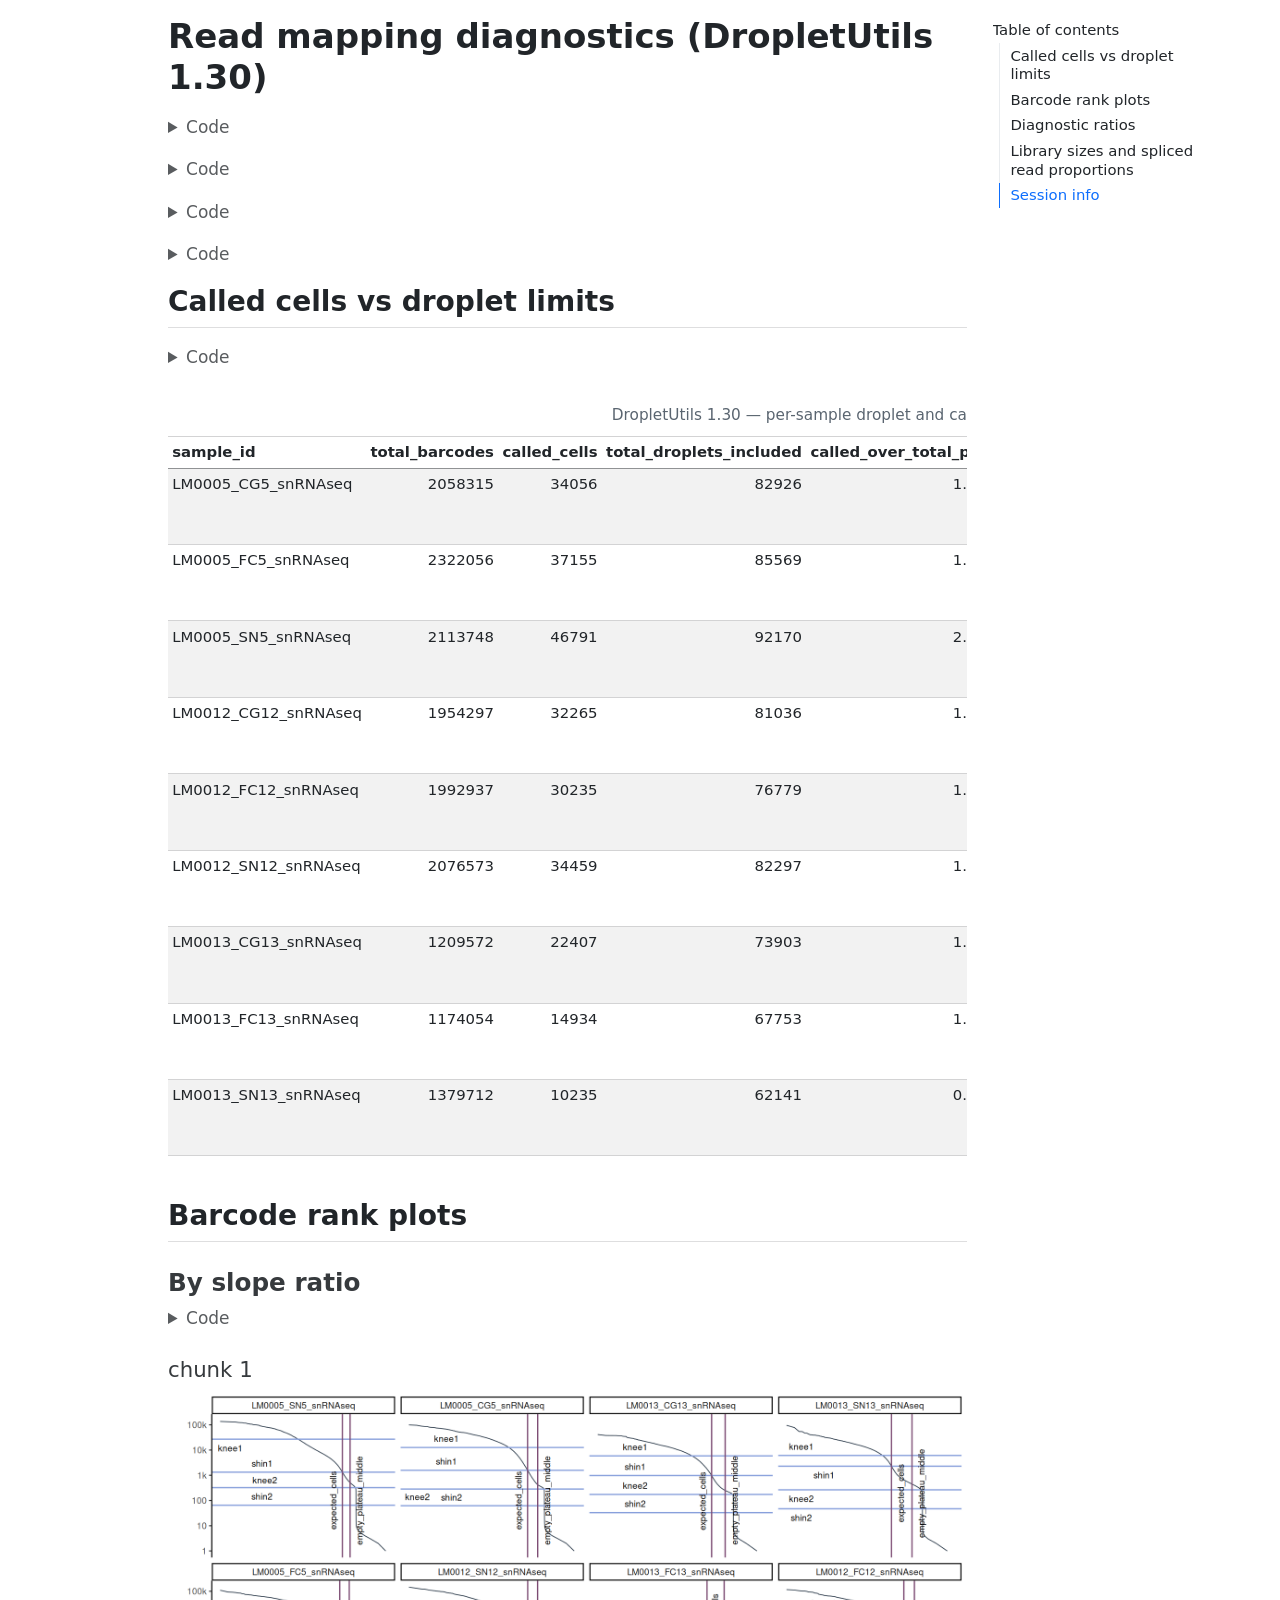
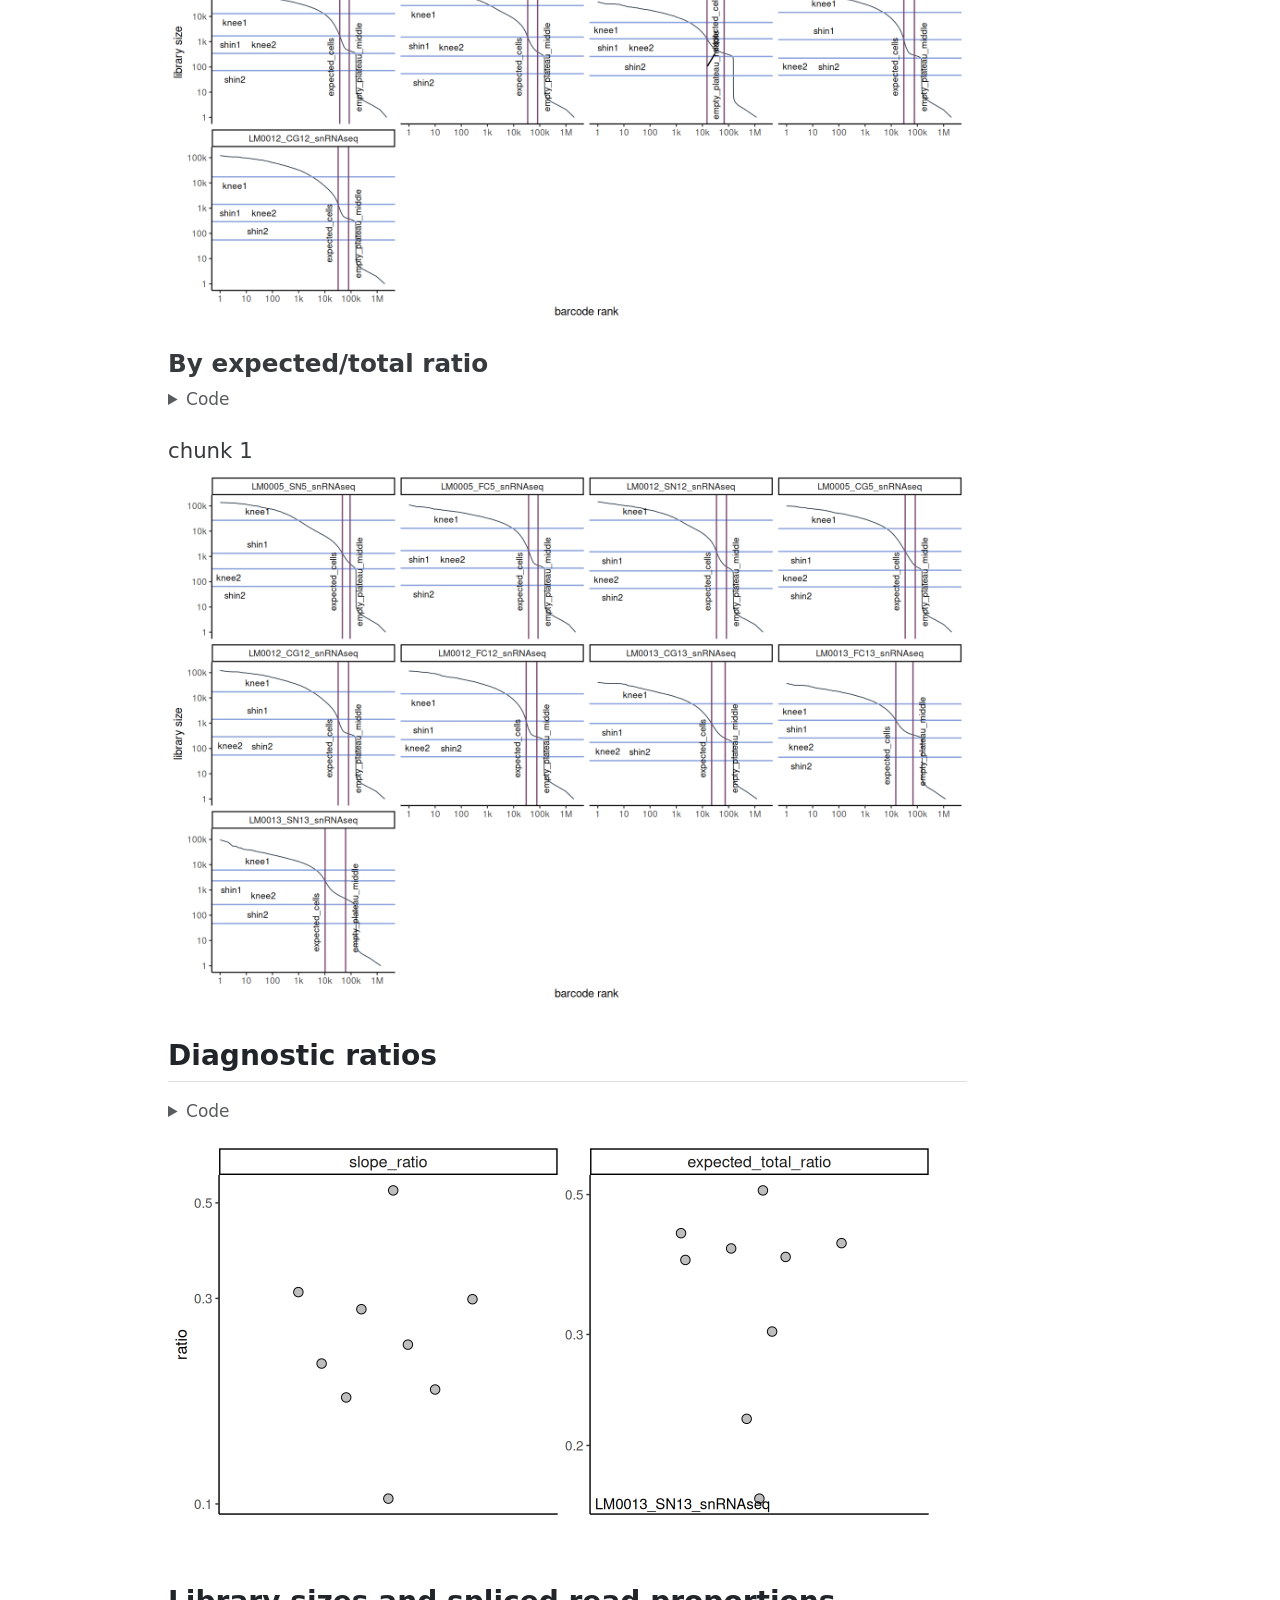
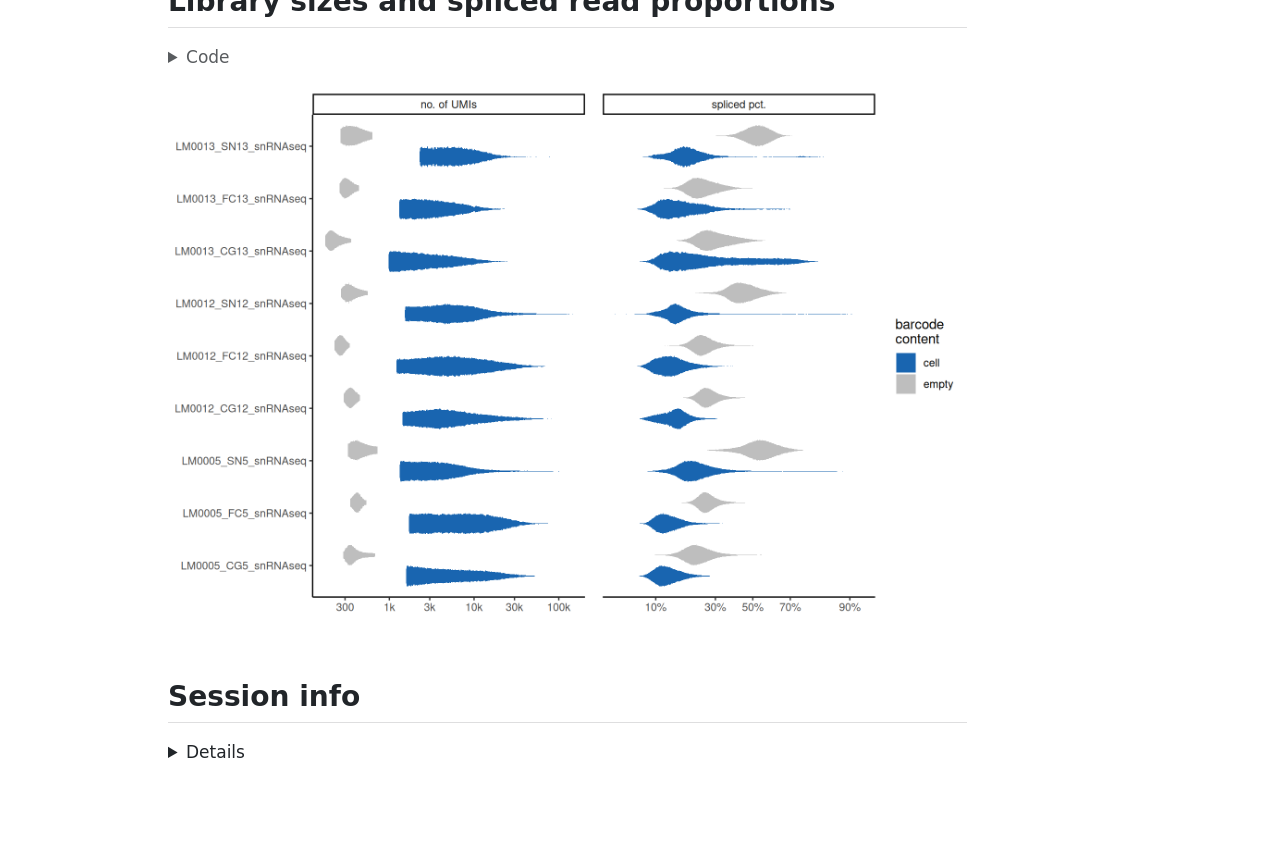
<file: testing/reports/mapping_report.html>
<!DOCTYPE html>
<html xmlns="http://www.w3.org/1999/xhtml" lang="en" xml:lang="en"><head>

<meta charset="utf-8">
<meta name="generator" content="quarto-1.7.32">

<meta name="viewport" content="width=device-width, initial-scale=1.0, user-scalable=yes">


<title>Read mapping diagnostics (DropletUtils 1.30)</title>
<style>
code{white-space: pre-wrap;}
span.smallcaps{font-variant: small-caps;}
div.columns{display: flex; gap: min(4vw, 1.5em);}
div.column{flex: auto; overflow-x: auto;}
div.hanging-indent{margin-left: 1.5em; text-indent: -1.5em;}
ul.task-list{list-style: none;}
ul.task-list li input[type="checkbox"] {
  width: 0.8em;
  margin: 0 0.8em 0.2em -1em; /* quarto-specific, see https://github.com/quarto-dev/quarto-cli/issues/4556 */ 
  vertical-align: middle;
}
/* CSS for syntax highlighting */
html { -webkit-text-size-adjust: 100%; }
pre > code.sourceCode { white-space: pre; position: relative; }
pre > code.sourceCode > span { display: inline-block; line-height: 1.25; }
pre > code.sourceCode > span:empty { height: 1.2em; }
.sourceCode { overflow: visible; }
code.sourceCode > span { color: inherit; text-decoration: inherit; }
div.sourceCode { margin: 1em 0; }
pre.sourceCode { margin: 0; }
@media screen {
div.sourceCode { overflow: auto; }
}
@media print {
pre > code.sourceCode { white-space: pre-wrap; }
pre > code.sourceCode > span { text-indent: -5em; padding-left: 5em; }
}
pre.numberSource code
  { counter-reset: source-line 0; }
pre.numberSource code > span
  { position: relative; left: -4em; counter-increment: source-line; }
pre.numberSource code > span > a:first-child::before
  { content: counter(source-line);
    position: relative; left: -1em; text-align: right; vertical-align: baseline;
    border: none; display: inline-block;
    -webkit-touch-callout: none; -webkit-user-select: none;
    -khtml-user-select: none; -moz-user-select: none;
    -ms-user-select: none; user-select: none;
    padding: 0 4px; width: 4em;
  }
pre.numberSource { margin-left: 3em;  padding-left: 4px; }
div.sourceCode
  {   }
@media screen {
pre > code.sourceCode > span > a:first-child::before { text-decoration: underline; }
}
</style>


<script src="mapping_report_files/libs/clipboard/clipboard.min.js"></script>
<script src="mapping_report_files/libs/quarto-html/quarto.js" type="module"></script>
<script src="mapping_report_files/libs/quarto-html/tabsets/tabsets.js" type="module"></script>
<script src="mapping_report_files/libs/quarto-html/popper.min.js"></script>
<script src="mapping_report_files/libs/quarto-html/tippy.umd.min.js"></script>
<script src="mapping_report_files/libs/quarto-html/anchor.min.js"></script>
<link href="mapping_report_files/libs/quarto-html/tippy.css" rel="stylesheet">
<link href="mapping_report_files/libs/quarto-html/quarto-syntax-highlighting-37eea08aefeeee20ff55810ff984fec1.css" rel="stylesheet" id="quarto-text-highlighting-styles">
<script src="mapping_report_files/libs/bootstrap/bootstrap.min.js"></script>
<link href="mapping_report_files/libs/bootstrap/bootstrap-icons.css" rel="stylesheet">
<link href="mapping_report_files/libs/bootstrap/bootstrap-03a228bd6c1200aeeba30adfa0480961.min.css" rel="stylesheet" append-hash="true" id="quarto-bootstrap" data-mode="light">


</head>

<body class="quarto-light">

<div id="quarto-content" class="page-columns page-rows-contents page-layout-article">
<div id="quarto-margin-sidebar" class="sidebar margin-sidebar">
  <nav id="TOC" role="doc-toc" class="toc-active">
    <h2 id="toc-title">Table of contents</h2>
   
  <ul>
  <li><a href="#called-cells-vs-droplet-limits" id="toc-called-cells-vs-droplet-limits" class="nav-link active" data-scroll-target="#called-cells-vs-droplet-limits">Called cells vs droplet limits</a></li>
  <li><a href="#barcode-rank-plots" id="toc-barcode-rank-plots" class="nav-link" data-scroll-target="#barcode-rank-plots">Barcode rank plots</a>
  <ul class="collapse">
  <li><a href="#by-slope-ratio" id="toc-by-slope-ratio" class="nav-link" data-scroll-target="#by-slope-ratio">By slope ratio</a></li>
  <li><a href="#by-expectedtotal-ratio" id="toc-by-expectedtotal-ratio" class="nav-link" data-scroll-target="#by-expectedtotal-ratio">By expected/total ratio</a></li>
  </ul></li>
  <li><a href="#diagnostic-ratios" id="toc-diagnostic-ratios" class="nav-link" data-scroll-target="#diagnostic-ratios">Diagnostic ratios</a></li>
  <li><a href="#library-sizes-and-spliced-read-proportions" id="toc-library-sizes-and-spliced-read-proportions" class="nav-link" data-scroll-target="#library-sizes-and-spliced-read-proportions">Library sizes and spliced read proportions</a></li>
  <li><a href="#session-info" id="toc-session-info" class="nav-link" data-scroll-target="#session-info">Session info</a></li>
  </ul>
</nav>
</div>
<main class="content" id="quarto-document-content">

<header id="title-block-header" class="quarto-title-block default">
<div class="quarto-title">
<h1 class="title">Read mapping diagnostics (DropletUtils 1.30)</h1>
</div>



<div class="quarto-title-meta">

    
  
    
  </div>
  


</header>


<div class="cell">
<details class="code-fold">
<summary>Code</summary>
<div class="sourceCode cell-code" id="cb1"><pre class="sourceCode r code-with-copy"><code class="sourceCode r"><span id="cb1-1"><a href="#cb1-1" aria-hidden="true" tabindex="-1"></a><span class="fu">suppressPackageStartupMessages</span>({</span>
<span id="cb1-2"><a href="#cb1-2" aria-hidden="true" tabindex="-1"></a>  <span class="fu">library</span>(data.table)</span>
<span id="cb1-3"><a href="#cb1-3" aria-hidden="true" tabindex="-1"></a>  <span class="fu">library</span>(ggplot2)</span>
<span id="cb1-4"><a href="#cb1-4" aria-hidden="true" tabindex="-1"></a>  <span class="fu">library</span>(ggrepel)</span>
<span id="cb1-5"><a href="#cb1-5" aria-hidden="true" tabindex="-1"></a>  <span class="fu">library</span>(ggbeeswarm)</span>
<span id="cb1-6"><a href="#cb1-6" aria-hidden="true" tabindex="-1"></a>  <span class="fu">library</span>(ggh4x)</span>
<span id="cb1-7"><a href="#cb1-7" aria-hidden="true" tabindex="-1"></a>  <span class="fu">library</span>(magrittr)</span>
<span id="cb1-8"><a href="#cb1-8" aria-hidden="true" tabindex="-1"></a>  <span class="fu">library</span>(BiocParallel)</span>
<span id="cb1-9"><a href="#cb1-9" aria-hidden="true" tabindex="-1"></a>  <span class="fu">library</span>(strex)</span>
<span id="cb1-10"><a href="#cb1-10" aria-hidden="true" tabindex="-1"></a>})</span></code><button title="Copy to Clipboard" class="code-copy-button"><i class="bi"></i></button></pre></div>
</details>
</div>
<div class="cell">
<details class="code-fold">
<summary>Code</summary>
<div class="sourceCode cell-code" id="cb2"><pre class="sourceCode r code-with-copy"><code class="sourceCode r"><span id="cb2-1"><a href="#cb2-1" aria-hidden="true" tabindex="-1"></a>knee_fs <span class="ot">&lt;-</span> <span class="fu">list.files</span>(<span class="st">"."</span>, <span class="at">pattern =</span> <span class="st">"^knee_plot_data_.+</span><span class="sc">\\</span><span class="st">.csv$"</span>,</span>
<span id="cb2-2"><a href="#cb2-2" aria-hidden="true" tabindex="-1"></a>                      <span class="at">full.names =</span> <span class="cn">TRUE</span>, <span class="at">recursive =</span> <span class="cn">FALSE</span>)</span>
<span id="cb2-3"><a href="#cb2-3" aria-hidden="true" tabindex="-1"></a><span class="co"># exclude v2 files (knee_plot_data_v2_*.csv)</span></span>
<span id="cb2-4"><a href="#cb2-4" aria-hidden="true" tabindex="-1"></a>knee_fs <span class="ot">&lt;-</span> knee_fs[<span class="sc">!</span><span class="fu">grepl</span>(<span class="st">"^knee_plot_data_v2_"</span>, <span class="fu">basename</span>(knee_fs))]</span>
<span id="cb2-5"><a href="#cb2-5" aria-hidden="true" tabindex="-1"></a></span>
<span id="cb2-6"><a href="#cb2-6" aria-hidden="true" tabindex="-1"></a><span class="cf">if</span> (<span class="fu">length</span>(knee_fs) <span class="sc">==</span> <span class="dv">0</span>) <span class="fu">stop</span>(<span class="st">"No knee_plot_data_*.csv files found"</span>)</span>
<span id="cb2-7"><a href="#cb2-7" aria-hidden="true" tabindex="-1"></a></span>
<span id="cb2-8"><a href="#cb2-8" aria-hidden="true" tabindex="-1"></a>sample_var <span class="ot">&lt;-</span> <span class="st">"sample_id"</span></span>
<span id="cb2-9"><a href="#cb2-9" aria-hidden="true" tabindex="-1"></a></span>
<span id="cb2-10"><a href="#cb2-10" aria-hidden="true" tabindex="-1"></a>ids    <span class="ot">&lt;-</span> <span class="fu">sub</span>(<span class="st">"^knee_plot_data_(.+)</span><span class="sc">\\</span><span class="st">.csv$"</span>, <span class="st">"</span><span class="sc">\\</span><span class="st">1"</span>, <span class="fu">basename</span>(knee_fs))</span>
<span id="cb2-11"><a href="#cb2-11" aria-hidden="true" tabindex="-1"></a>knee_fs <span class="ot">&lt;-</span> <span class="fu">setNames</span>(knee_fs, ids)</span></code><button title="Copy to Clipboard" class="code-copy-button"><i class="bi"></i></button></pre></div>
</details>
</div>
<div class="cell">
<details class="code-fold">
<summary>Code</summary>
<div class="sourceCode cell-code" id="cb3"><pre class="sourceCode r code-with-copy"><code class="sourceCode r"><span id="cb3-1"><a href="#cb3-1" aria-hidden="true" tabindex="-1"></a><span class="co"># ---- per-sample knee parameter summary ----------------------------------------</span></span>
<span id="cb3-2"><a href="#cb3-2" aria-hidden="true" tabindex="-1"></a>get_knee_params <span class="ot">&lt;-</span> <span class="cf">function</span>(knee_f, sample_var) {</span>
<span id="cb3-3"><a href="#cb3-3" aria-hidden="true" tabindex="-1"></a>  ranks_df  <span class="ot">&lt;-</span> <span class="fu">fread</span>(knee_f)</span>
<span id="cb3-4"><a href="#cb3-4" aria-hidden="true" tabindex="-1"></a>  total_thr <span class="ot">&lt;-</span> <span class="fu">unique</span>(ranks_df<span class="sc">$</span>total_droplets_included) <span class="sc">%&gt;%</span> <span class="fu">log10</span>()</span>
<span id="cb3-5"><a href="#cb3-5" aria-hidden="true" tabindex="-1"></a></span>
<span id="cb3-6"><a href="#cb3-6" aria-hidden="true" tabindex="-1"></a>  shin1     <span class="ot">&lt;-</span> <span class="fu">unique</span>(ranks_df<span class="sc">$</span>shin1)</span>
<span id="cb3-7"><a href="#cb3-7" aria-hidden="true" tabindex="-1"></a>  shin1_row <span class="ot">&lt;-</span> <span class="fu">which.min</span>(<span class="fu">abs</span>(ranks_df<span class="sc">$</span>total <span class="sc">-</span> shin1))[<span class="dv">1</span>]</span>
<span id="cb3-8"><a href="#cb3-8" aria-hidden="true" tabindex="-1"></a>  shin1_x   <span class="ot">&lt;-</span> ranks_df[shin1_row, rank] <span class="sc">%&gt;%</span> <span class="fu">log10</span>()</span>
<span id="cb3-9"><a href="#cb3-9" aria-hidden="true" tabindex="-1"></a></span>
<span id="cb3-10"><a href="#cb3-10" aria-hidden="true" tabindex="-1"></a>  ranks_df <span class="ot">&lt;-</span> ranks_df <span class="sc">%&gt;%</span></span>
<span id="cb3-11"><a href="#cb3-11" aria-hidden="true" tabindex="-1"></a>    .[total <span class="sc">&gt;</span> <span class="dv">5</span>] <span class="sc">%&gt;%</span></span>
<span id="cb3-12"><a href="#cb3-12" aria-hidden="true" tabindex="-1"></a>    .[, <span class="st">`</span><span class="at">:=</span><span class="st">`</span>(<span class="at">ranks_log =</span> <span class="fu">log10</span>(rank), <span class="at">total_log =</span> <span class="fu">log10</span>(total))] <span class="sc">%&gt;%</span></span>
<span id="cb3-13"><a href="#cb3-13" aria-hidden="true" tabindex="-1"></a>    <span class="fu">unique</span>()</span>
<span id="cb3-14"><a href="#cb3-14" aria-hidden="true" tabindex="-1"></a></span>
<span id="cb3-15"><a href="#cb3-15" aria-hidden="true" tabindex="-1"></a>  fit      <span class="ot">&lt;-</span> <span class="fu">smooth.spline</span>(<span class="at">x =</span> ranks_df<span class="sc">$</span>ranks_log, <span class="at">y =</span> ranks_df<span class="sc">$</span>total_log)</span>
<span id="cb3-16"><a href="#cb3-16" aria-hidden="true" tabindex="-1"></a>  d1       <span class="ot">&lt;-</span> <span class="fu">predict</span>(fit, <span class="at">deriv =</span> <span class="dv">1</span>)</span>
<span id="cb3-17"><a href="#cb3-17" aria-hidden="true" tabindex="-1"></a>  d1_shin  <span class="ot">&lt;-</span> d1<span class="sc">$</span>y[<span class="fu">which.min</span>(<span class="fu">abs</span>(d1<span class="sc">$</span>x <span class="sc">-</span> shin1_x))[<span class="dv">1</span>]]</span>
<span id="cb3-18"><a href="#cb3-18" aria-hidden="true" tabindex="-1"></a>  d1_total <span class="ot">&lt;-</span> d1<span class="sc">$</span>y[<span class="fu">which.min</span>(<span class="fu">abs</span>(d1<span class="sc">$</span>x <span class="sc">-</span> total_thr))[<span class="dv">1</span>]]</span>
<span id="cb3-19"><a href="#cb3-19" aria-hidden="true" tabindex="-1"></a></span>
<span id="cb3-20"><a href="#cb3-20" aria-hidden="true" tabindex="-1"></a>  keep_cols <span class="ot">&lt;-</span> <span class="fu">c</span>(sample_var, <span class="st">"knee1"</span>, <span class="st">"shin1"</span>, <span class="st">"knee2"</span>, <span class="st">"shin2"</span>,</span>
<span id="cb3-21"><a href="#cb3-21" aria-hidden="true" tabindex="-1"></a>                 <span class="st">"total_droplets_included"</span>, <span class="st">"expected_cells"</span>)</span>
<span id="cb3-22"><a href="#cb3-22" aria-hidden="true" tabindex="-1"></a></span>
<span id="cb3-23"><a href="#cb3-23" aria-hidden="true" tabindex="-1"></a>  ranks_df[, ..keep_cols] <span class="sc">%&gt;%</span></span>
<span id="cb3-24"><a href="#cb3-24" aria-hidden="true" tabindex="-1"></a>    <span class="fu">unique</span>() <span class="sc">%&gt;%</span></span>
<span id="cb3-25"><a href="#cb3-25" aria-hidden="true" tabindex="-1"></a>    .[, <span class="st">`</span><span class="at">:=</span><span class="st">`</span>(</span>
<span id="cb3-26"><a href="#cb3-26" aria-hidden="true" tabindex="-1"></a>      <span class="at">slope_shin1          =</span> d1_shin,</span>
<span id="cb3-27"><a href="#cb3-27" aria-hidden="true" tabindex="-1"></a>      <span class="at">slope_total_included =</span> d1_total</span>
<span id="cb3-28"><a href="#cb3-28" aria-hidden="true" tabindex="-1"></a>    )] <span class="sc">%&gt;%</span></span>
<span id="cb3-29"><a href="#cb3-29" aria-hidden="true" tabindex="-1"></a>    .[, <span class="st">`</span><span class="at">:=</span><span class="st">`</span>(</span>
<span id="cb3-30"><a href="#cb3-30" aria-hidden="true" tabindex="-1"></a>      <span class="at">slope_ratio          =</span> <span class="fu">abs</span>(slope_total_included) <span class="sc">/</span> <span class="fu">abs</span>(slope_shin1),</span>
<span id="cb3-31"><a href="#cb3-31" aria-hidden="true" tabindex="-1"></a>      <span class="at">expected_total_ratio =</span> expected_cells <span class="sc">/</span> total_droplets_included</span>
<span id="cb3-32"><a href="#cb3-32" aria-hidden="true" tabindex="-1"></a>    )]</span>
<span id="cb3-33"><a href="#cb3-33" aria-hidden="true" tabindex="-1"></a>}</span>
<span id="cb3-34"><a href="#cb3-34" aria-hidden="true" tabindex="-1"></a></span>
<span id="cb3-35"><a href="#cb3-35" aria-hidden="true" tabindex="-1"></a>rank_at_total <span class="ot">&lt;-</span> <span class="cf">function</span>(ranks_df, total_threshold) {</span>
<span id="cb3-36"><a href="#cb3-36" aria-hidden="true" tabindex="-1"></a>  ranks_df[<span class="fu">which.min</span>(<span class="fu">abs</span>(total <span class="sc">-</span> total_threshold))[<span class="dv">1</span>], rank]</span>
<span id="cb3-37"><a href="#cb3-37" aria-hidden="true" tabindex="-1"></a>}</span>
<span id="cb3-38"><a href="#cb3-38" aria-hidden="true" tabindex="-1"></a></span>
<span id="cb3-39"><a href="#cb3-39" aria-hidden="true" tabindex="-1"></a><span class="co"># ---- called-cells summary table -----------------------------------------------</span></span>
<span id="cb3-40"><a href="#cb3-40" aria-hidden="true" tabindex="-1"></a>get_called_cells_summary <span class="ot">&lt;-</span> <span class="cf">function</span>(knee_f, sample_var) {</span>
<span id="cb3-41"><a href="#cb3-41" aria-hidden="true" tabindex="-1"></a>  ranks_df <span class="ot">&lt;-</span> <span class="fu">fread</span>(knee_f)</span>
<span id="cb3-42"><a href="#cb3-42" aria-hidden="true" tabindex="-1"></a></span>
<span id="cb3-43"><a href="#cb3-43" aria-hidden="true" tabindex="-1"></a>  sid            <span class="ot">&lt;-</span> <span class="fu">unique</span>(ranks_df[[sample_var]])[<span class="dv">1</span>]</span>
<span id="cb3-44"><a href="#cb3-44" aria-hidden="true" tabindex="-1"></a>  expected_cells <span class="ot">&lt;-</span> <span class="fu">as.integer</span>(<span class="fu">unique</span>(ranks_df<span class="sc">$</span>expected_cells)[<span class="dv">1</span>])</span>
<span id="cb3-45"><a href="#cb3-45" aria-hidden="true" tabindex="-1"></a>  total_included <span class="ot">&lt;-</span> <span class="fu">as.integer</span>(<span class="fu">unique</span>(ranks_df<span class="sc">$</span>total_droplets_included)[<span class="dv">1</span>])</span>
<span id="cb3-46"><a href="#cb3-46" aria-hidden="true" tabindex="-1"></a>  knee1          <span class="ot">&lt;-</span> <span class="fu">as.integer</span>(<span class="fu">unique</span>(ranks_df<span class="sc">$</span>knee1)[<span class="dv">1</span>])</span>
<span id="cb3-47"><a href="#cb3-47" aria-hidden="true" tabindex="-1"></a>  shin1          <span class="ot">&lt;-</span> <span class="fu">as.integer</span>(<span class="fu">unique</span>(ranks_df<span class="sc">$</span>shin1)[<span class="dv">1</span>])</span>
<span id="cb3-48"><a href="#cb3-48" aria-hidden="true" tabindex="-1"></a>  knee2          <span class="ot">&lt;-</span> <span class="fu">as.integer</span>(<span class="fu">unique</span>(ranks_df<span class="sc">$</span>knee2)[<span class="dv">1</span>])</span>
<span id="cb3-49"><a href="#cb3-49" aria-hidden="true" tabindex="-1"></a>  shin2          <span class="ot">&lt;-</span> <span class="fu">as.integer</span>(<span class="fu">unique</span>(ranks_df<span class="sc">$</span>shin2)[<span class="dv">1</span>])</span>
<span id="cb3-50"><a href="#cb3-50" aria-hidden="true" tabindex="-1"></a></span>
<span id="cb3-51"><a href="#cb3-51" aria-hidden="true" tabindex="-1"></a>  shin1_rank <span class="ot">&lt;-</span> <span class="fu">as.integer</span>(<span class="fu">rank_at_total</span>(ranks_df, shin1))</span>
<span id="cb3-52"><a href="#cb3-52" aria-hidden="true" tabindex="-1"></a>  knee2_rank <span class="ot">&lt;-</span> <span class="fu">as.integer</span>(<span class="fu">rank_at_total</span>(ranks_df, knee2))</span>
<span id="cb3-53"><a href="#cb3-53" aria-hidden="true" tabindex="-1"></a></span>
<span id="cb3-54"><a href="#cb3-54" aria-hidden="true" tabindex="-1"></a>  cells_vs_limits <span class="ot">&lt;-</span> <span class="cf">if</span> (expected_cells <span class="sc">&lt;=</span> shin1_rank) {</span>
<span id="cb3-55"><a href="#cb3-55" aria-hidden="true" tabindex="-1"></a>    <span class="st">"within cell-rich region (&lt;= shin1 rank)"</span></span>
<span id="cb3-56"><a href="#cb3-56" aria-hidden="true" tabindex="-1"></a>  } <span class="cf">else</span> <span class="cf">if</span> (expected_cells <span class="sc">&lt;=</span> total_included) {</span>
<span id="cb3-57"><a href="#cb3-57" aria-hidden="true" tabindex="-1"></a>    <span class="st">"between shin1 and total_droplets_included"</span></span>
<span id="cb3-58"><a href="#cb3-58" aria-hidden="true" tabindex="-1"></a>  } <span class="cf">else</span> <span class="cf">if</span> (expected_cells <span class="sc">&lt;=</span> knee2_rank) {</span>
<span id="cb3-59"><a href="#cb3-59" aria-hidden="true" tabindex="-1"></a>    <span class="st">"between total_droplets_included and knee2 rank"</span></span>
<span id="cb3-60"><a href="#cb3-60" aria-hidden="true" tabindex="-1"></a>  } <span class="cf">else</span> {</span>
<span id="cb3-61"><a href="#cb3-61" aria-hidden="true" tabindex="-1"></a>    <span class="st">"beyond knee2 rank"</span></span>
<span id="cb3-62"><a href="#cb3-62" aria-hidden="true" tabindex="-1"></a>  }</span>
<span id="cb3-63"><a href="#cb3-63" aria-hidden="true" tabindex="-1"></a></span>
<span id="cb3-64"><a href="#cb3-64" aria-hidden="true" tabindex="-1"></a>  <span class="fu">data.table</span>(</span>
<span id="cb3-65"><a href="#cb3-65" aria-hidden="true" tabindex="-1"></a>    <span class="at">sample_id               =</span> sid,</span>
<span id="cb3-66"><a href="#cb3-66" aria-hidden="true" tabindex="-1"></a>    <span class="at">total_barcodes          =</span> <span class="fu">nrow</span>(ranks_df),</span>
<span id="cb3-67"><a href="#cb3-67" aria-hidden="true" tabindex="-1"></a>    <span class="at">called_cells            =</span> expected_cells,</span>
<span id="cb3-68"><a href="#cb3-68" aria-hidden="true" tabindex="-1"></a>    <span class="at">total_droplets_included =</span> total_included,</span>
<span id="cb3-69"><a href="#cb3-69" aria-hidden="true" tabindex="-1"></a>    <span class="at">called_over_total_pct   =</span> <span class="dv">100</span> <span class="sc">*</span> expected_cells <span class="sc">/</span> <span class="fu">nrow</span>(ranks_df),</span>
<span id="cb3-70"><a href="#cb3-70" aria-hidden="true" tabindex="-1"></a>    <span class="at">knee1 =</span> knee1, <span class="at">shin1 =</span> shin1, <span class="at">knee2 =</span> knee2, <span class="at">shin2 =</span> shin2,</span>
<span id="cb3-71"><a href="#cb3-71" aria-hidden="true" tabindex="-1"></a>    <span class="at">shin1_rank =</span> shin1_rank, <span class="at">knee2_rank =</span> knee2_rank,</span>
<span id="cb3-72"><a href="#cb3-72" aria-hidden="true" tabindex="-1"></a>    <span class="at">cells_vs_limits =</span> cells_vs_limits</span>
<span id="cb3-73"><a href="#cb3-73" aria-hidden="true" tabindex="-1"></a>  )</span>
<span id="cb3-74"><a href="#cb3-74" aria-hidden="true" tabindex="-1"></a>}</span>
<span id="cb3-75"><a href="#cb3-75" aria-hidden="true" tabindex="-1"></a></span>
<span id="cb3-76"><a href="#cb3-76" aria-hidden="true" tabindex="-1"></a><span class="co"># ---- barcode rank plots --------------------------------------------------------</span></span>
<span id="cb3-77"><a href="#cb3-77" aria-hidden="true" tabindex="-1"></a>plot_barcode_ranks_w_params <span class="ot">&lt;-</span> <span class="cf">function</span>(knee_fs, ambient_knees_df, sample_var,</span>
<span id="cb3-78"><a href="#cb3-78" aria-hidden="true" tabindex="-1"></a>                                        <span class="at">show_lines =</span> <span class="cn">TRUE</span>) {</span>
<span id="cb3-79"><a href="#cb3-79" aria-hidden="true" tabindex="-1"></a>  s_ord <span class="ot">&lt;-</span> <span class="fu">names</span>(knee_fs)</span>
<span id="cb3-80"><a href="#cb3-80" aria-hidden="true" tabindex="-1"></a></span>
<span id="cb3-81"><a href="#cb3-81" aria-hidden="true" tabindex="-1"></a>  knee_data <span class="ot">&lt;-</span> <span class="fu">lapply</span>(s_ord, <span class="cf">function</span>(s) {</span>
<span id="cb3-82"><a href="#cb3-82" aria-hidden="true" tabindex="-1"></a>    <span class="fu">fread</span>(knee_fs[[s]]) <span class="sc">%&gt;%</span></span>
<span id="cb3-83"><a href="#cb3-83" aria-hidden="true" tabindex="-1"></a>      .[, .(<span class="at">n_bc =</span> .N), by <span class="ot">=</span> .(<span class="at">lib_size =</span> total)] <span class="sc">%&gt;%</span></span>
<span id="cb3-84"><a href="#cb3-84" aria-hidden="true" tabindex="-1"></a>      .[<span class="fu">order</span>(<span class="sc">-</span>lib_size)] <span class="sc">%&gt;%</span></span>
<span id="cb3-85"><a href="#cb3-85" aria-hidden="true" tabindex="-1"></a>      .[, bc_rank <span class="sc">:</span><span class="er">=</span> <span class="fu">cumsum</span>(n_bc)] <span class="sc">%&gt;%</span></span>
<span id="cb3-86"><a href="#cb3-86" aria-hidden="true" tabindex="-1"></a>      .[, (sample_var) <span class="sc">:</span><span class="er">=</span> s]</span>
<span id="cb3-87"><a href="#cb3-87" aria-hidden="true" tabindex="-1"></a>  }) <span class="sc">%&gt;%</span> <span class="fu">rbindlist</span>()</span>
<span id="cb3-88"><a href="#cb3-88" aria-hidden="true" tabindex="-1"></a></span>
<span id="cb3-89"><a href="#cb3-89" aria-hidden="true" tabindex="-1"></a>  knee_vars <span class="ot">&lt;-</span> <span class="fu">c</span>(sample_var, <span class="st">"knee1"</span>, <span class="st">"shin1"</span>, <span class="st">"knee2"</span>, <span class="st">"shin2"</span>,</span>
<span id="cb3-90"><a href="#cb3-90" aria-hidden="true" tabindex="-1"></a>                 <span class="st">"total_droplets_included"</span>, <span class="st">"expected_cells"</span>)</span>
<span id="cb3-91"><a href="#cb3-91" aria-hidden="true" tabindex="-1"></a></span>
<span id="cb3-92"><a href="#cb3-92" aria-hidden="true" tabindex="-1"></a>  lines_knees <span class="ot">&lt;-</span> ambient_knees_df <span class="sc">%&gt;%</span> <span class="fu">as.data.table</span>() <span class="sc">%&gt;%</span></span>
<span id="cb3-93"><a href="#cb3-93" aria-hidden="true" tabindex="-1"></a>    .[<span class="fu">get</span>(sample_var) <span class="sc">%in%</span> s_ord, ..knee_vars] <span class="sc">%&gt;%</span></span>
<span id="cb3-94"><a href="#cb3-94" aria-hidden="true" tabindex="-1"></a>    <span class="fu">setnames</span>(<span class="st">"total_droplets_included"</span>, <span class="st">"empty_plateau_middle"</span>) <span class="sc">%&gt;%</span></span>
<span id="cb3-95"><a href="#cb3-95" aria-hidden="true" tabindex="-1"></a>    <span class="fu">melt</span>(<span class="at">id.vars =</span> sample_var) <span class="sc">%&gt;%</span></span>
<span id="cb3-96"><a href="#cb3-96" aria-hidden="true" tabindex="-1"></a>    .[, <span class="st">`</span><span class="at">:=</span><span class="st">`</span>(</span>
<span id="cb3-97"><a href="#cb3-97" aria-hidden="true" tabindex="-1"></a>      <span class="at">axis =</span> <span class="fu">fifelse</span>(variable <span class="sc">%in%</span> <span class="fu">c</span>(<span class="st">"knee1"</span>, <span class="st">"knee2"</span>, <span class="st">"shin1"</span>, <span class="st">"shin2"</span>), <span class="st">"y"</span>, <span class="st">"x"</span>),</span>
<span id="cb3-98"><a href="#cb3-98" aria-hidden="true" tabindex="-1"></a>      <span class="at">type =</span> <span class="fu">fifelse</span>(variable <span class="sc">%in%</span> <span class="fu">c</span>(<span class="st">"knee1"</span>, <span class="st">"knee2"</span>, <span class="st">"shin1"</span>, <span class="st">"shin2"</span>),</span>
<span id="cb3-99"><a href="#cb3-99" aria-hidden="true" tabindex="-1"></a>                     <span class="st">"intermediate</span><span class="sc">\n</span><span class="st">parameter"</span>, <span class="st">"input</span><span class="sc">\n</span><span class="st">parameter"</span>)</span>
<span id="cb3-100"><a href="#cb3-100" aria-hidden="true" tabindex="-1"></a>    )]</span>
<span id="cb3-101"><a href="#cb3-101" aria-hidden="true" tabindex="-1"></a></span>
<span id="cb3-102"><a href="#cb3-102" aria-hidden="true" tabindex="-1"></a>  p_labels <span class="ot">&lt;-</span> <span class="fu">c</span>(<span class="st">"1"</span>, <span class="st">"10"</span>, <span class="st">"100"</span>, <span class="st">"1k"</span>, <span class="st">"10k"</span>, <span class="st">"100k"</span>, <span class="st">"1M"</span>)</span>
<span id="cb3-103"><a href="#cb3-103" aria-hidden="true" tabindex="-1"></a>  p_breaks <span class="ot">&lt;-</span> <span class="fu">c</span>(<span class="fl">1e0</span>, <span class="fl">1e1</span>, <span class="fl">1e2</span>, <span class="fl">1e3</span>, <span class="fl">1e4</span>, <span class="fl">1e5</span>, <span class="fl">1e6</span>)</span>
<span id="cb3-104"><a href="#cb3-104" aria-hidden="true" tabindex="-1"></a></span>
<span id="cb3-105"><a href="#cb3-105" aria-hidden="true" tabindex="-1"></a>  knee_data[[sample_var]]    <span class="ot">&lt;-</span> <span class="fu">factor</span>(knee_data[[sample_var]], <span class="at">levels =</span> s_ord)</span>
<span id="cb3-106"><a href="#cb3-106" aria-hidden="true" tabindex="-1"></a>  <span class="cf">if</span> (show_lines) lines_knees[[sample_var]] <span class="ot">&lt;-</span> <span class="fu">factor</span>(lines_knees[[sample_var]], <span class="at">levels =</span> s_ord)</span>
<span id="cb3-107"><a href="#cb3-107" aria-hidden="true" tabindex="-1"></a></span>
<span id="cb3-108"><a href="#cb3-108" aria-hidden="true" tabindex="-1"></a>  hlines <span class="ot">&lt;-</span> lines_knees[axis <span class="sc">==</span> <span class="st">"y"</span>]</span>
<span id="cb3-109"><a href="#cb3-109" aria-hidden="true" tabindex="-1"></a>  vlines <span class="ot">&lt;-</span> lines_knees[axis <span class="sc">==</span> <span class="st">"x"</span>]</span>
<span id="cb3-110"><a href="#cb3-110" aria-hidden="true" tabindex="-1"></a></span>
<span id="cb3-111"><a href="#cb3-111" aria-hidden="true" tabindex="-1"></a>  p <span class="ot">&lt;-</span> <span class="fu">ggplot</span>(knee_data) <span class="sc">+</span></span>
<span id="cb3-112"><a href="#cb3-112" aria-hidden="true" tabindex="-1"></a>    <span class="fu">aes</span>(<span class="at">x =</span> bc_rank, <span class="at">y =</span> lib_size) <span class="sc">+</span></span>
<span id="cb3-113"><a href="#cb3-113" aria-hidden="true" tabindex="-1"></a>    <span class="fu">geom_line</span>(<span class="at">linewidth =</span> <span class="fl">0.3</span>, <span class="at">color =</span> <span class="st">"#283747"</span>) <span class="sc">+</span></span>
<span id="cb3-114"><a href="#cb3-114" aria-hidden="true" tabindex="-1"></a>    <span class="fu">facet_wrap</span>(<span class="sc">~</span> <span class="fu">get</span>(sample_var), <span class="at">ncol =</span> <span class="dv">4</span>) <span class="sc">+</span></span>
<span id="cb3-115"><a href="#cb3-115" aria-hidden="true" tabindex="-1"></a>    <span class="fu">scale_x_log10</span>(<span class="at">labels =</span> p_labels, <span class="at">breaks =</span> p_breaks) <span class="sc">+</span></span>
<span id="cb3-116"><a href="#cb3-116" aria-hidden="true" tabindex="-1"></a>    <span class="fu">scale_y_log10</span>(<span class="at">labels =</span> p_labels, <span class="at">breaks =</span> p_breaks) <span class="sc">+</span></span>
<span id="cb3-117"><a href="#cb3-117" aria-hidden="true" tabindex="-1"></a>    <span class="fu">scale_color_manual</span>(</span>
<span id="cb3-118"><a href="#cb3-118" aria-hidden="true" tabindex="-1"></a>      <span class="at">values =</span> <span class="fu">c</span>(<span class="st">"#7c4b73"</span>, <span class="st">"#88a0dc"</span>),</span>
<span id="cb3-119"><a href="#cb3-119" aria-hidden="true" tabindex="-1"></a>      <span class="at">breaks =</span> <span class="fu">c</span>(<span class="st">"input</span><span class="sc">\n</span><span class="st">parameter"</span>, <span class="st">"intermediate</span><span class="sc">\n</span><span class="st">parameter"</span>)</span>
<span id="cb3-120"><a href="#cb3-120" aria-hidden="true" tabindex="-1"></a>    ) <span class="sc">+</span></span>
<span id="cb3-121"><a href="#cb3-121" aria-hidden="true" tabindex="-1"></a>    <span class="fu">theme_classic</span>(<span class="at">base_size =</span> <span class="dv">9</span>) <span class="sc">+</span></span>
<span id="cb3-122"><a href="#cb3-122" aria-hidden="true" tabindex="-1"></a>    <span class="fu">theme</span>(<span class="at">legend.position =</span> <span class="st">"none"</span>) <span class="sc">+</span></span>
<span id="cb3-123"><a href="#cb3-123" aria-hidden="true" tabindex="-1"></a>    <span class="fu">labs</span>(<span class="at">x =</span> <span class="st">"barcode rank"</span>, <span class="at">y =</span> <span class="st">"library size"</span>, <span class="at">color =</span> <span class="cn">NULL</span>)</span>
<span id="cb3-124"><a href="#cb3-124" aria-hidden="true" tabindex="-1"></a></span>
<span id="cb3-125"><a href="#cb3-125" aria-hidden="true" tabindex="-1"></a>  <span class="cf">if</span> (show_lines) {</span>
<span id="cb3-126"><a href="#cb3-126" aria-hidden="true" tabindex="-1"></a>    p <span class="ot">&lt;-</span> p <span class="sc">+</span></span>
<span id="cb3-127"><a href="#cb3-127" aria-hidden="true" tabindex="-1"></a>      <span class="fu">geom_hline</span>(<span class="at">data =</span> hlines, <span class="fu">aes</span>(<span class="at">yintercept =</span> value, <span class="at">color =</span> type)) <span class="sc">+</span></span>
<span id="cb3-128"><a href="#cb3-128" aria-hidden="true" tabindex="-1"></a>      <span class="fu">geom_vline</span>(<span class="at">data =</span> vlines, <span class="fu">aes</span>(<span class="at">xintercept =</span> value, <span class="at">color =</span> type)) <span class="sc">+</span></span>
<span id="cb3-129"><a href="#cb3-129" aria-hidden="true" tabindex="-1"></a>      <span class="fu">geom_text_repel</span>(<span class="at">data =</span> hlines,</span>
<span id="cb3-130"><a href="#cb3-130" aria-hidden="true" tabindex="-1"></a>                      <span class="fu">aes</span>(<span class="at">y =</span> value, <span class="at">x =</span> <span class="dv">10</span>, <span class="at">label =</span> variable), <span class="at">size =</span> <span class="fl">2.5</span>) <span class="sc">+</span></span>
<span id="cb3-131"><a href="#cb3-131" aria-hidden="true" tabindex="-1"></a>      <span class="fu">geom_text_repel</span>(<span class="at">data =</span> vlines,</span>
<span id="cb3-132"><a href="#cb3-132" aria-hidden="true" tabindex="-1"></a>                      <span class="fu">aes</span>(<span class="at">x =</span> value, <span class="at">y =</span> <span class="dv">100</span>, <span class="at">label =</span> variable),</span>
<span id="cb3-133"><a href="#cb3-133" aria-hidden="true" tabindex="-1"></a>                      <span class="at">size =</span> <span class="fl">2.5</span>, <span class="at">angle =</span> <span class="dv">90</span>)</span>
<span id="cb3-134"><a href="#cb3-134" aria-hidden="true" tabindex="-1"></a>  }</span>
<span id="cb3-135"><a href="#cb3-135" aria-hidden="true" tabindex="-1"></a>  p</span>
<span id="cb3-136"><a href="#cb3-136" aria-hidden="true" tabindex="-1"></a>}</span>
<span id="cb3-137"><a href="#cb3-137" aria-hidden="true" tabindex="-1"></a></span>
<span id="cb3-138"><a href="#cb3-138" aria-hidden="true" tabindex="-1"></a><span class="co"># ---- diagnostic ratios dotplot ------------------------------------------------</span></span>
<span id="cb3-139"><a href="#cb3-139" aria-hidden="true" tabindex="-1"></a>find_outlier <span class="ot">&lt;-</span> <span class="cf">function</span>(x) {</span>
<span id="cb3-140"><a href="#cb3-140" aria-hidden="true" tabindex="-1"></a>  x <span class="sc">&lt;</span> <span class="fu">quantile</span>(x, <span class="fl">0.25</span>) <span class="sc">-</span> <span class="fl">1.5</span> <span class="sc">*</span> <span class="fu">IQR</span>(x) <span class="sc">|</span> x <span class="sc">&gt;</span> <span class="fu">quantile</span>(x, <span class="fl">0.75</span>) <span class="sc">+</span> <span class="fl">1.5</span> <span class="sc">*</span> <span class="fu">IQR</span>(x)</span>
<span id="cb3-141"><a href="#cb3-141" aria-hidden="true" tabindex="-1"></a>}</span>
<span id="cb3-142"><a href="#cb3-142" aria-hidden="true" tabindex="-1"></a></span>
<span id="cb3-143"><a href="#cb3-143" aria-hidden="true" tabindex="-1"></a>plot_amb_params_dotplot <span class="ot">&lt;-</span> <span class="cf">function</span>(params_qc, sample_var) {</span>
<span id="cb3-144"><a href="#cb3-144" aria-hidden="true" tabindex="-1"></a>  outliers_te <span class="ot">&lt;-</span> params_qc<span class="sc">$</span>expected_total_ratio <span class="sc">%&gt;%</span></span>
<span id="cb3-145"><a href="#cb3-145" aria-hidden="true" tabindex="-1"></a>    <span class="fu">setNames</span>(params_qc[[sample_var]]) <span class="sc">%&gt;%</span> <span class="fu">log10</span>() <span class="sc">%&gt;%</span></span>
<span id="cb3-146"><a href="#cb3-146" aria-hidden="true" tabindex="-1"></a>    <span class="fu">find_outlier</span>() <span class="sc">%&gt;%</span> .[.] <span class="sc">%&gt;%</span> <span class="fu">names</span>()</span>
<span id="cb3-147"><a href="#cb3-147" aria-hidden="true" tabindex="-1"></a></span>
<span id="cb3-148"><a href="#cb3-148" aria-hidden="true" tabindex="-1"></a>  outliers_slopes <span class="ot">&lt;-</span> params_qc<span class="sc">$</span>slope_ratio <span class="sc">%&gt;%</span></span>
<span id="cb3-149"><a href="#cb3-149" aria-hidden="true" tabindex="-1"></a>    <span class="fu">setNames</span>(params_qc[[sample_var]]) <span class="sc">%&gt;%</span> <span class="fu">log10</span>() <span class="sc">%&gt;%</span></span>
<span id="cb3-150"><a href="#cb3-150" aria-hidden="true" tabindex="-1"></a>    <span class="fu">find_outlier</span>() <span class="sc">%&gt;%</span> .[.] <span class="sc">%&gt;%</span> <span class="fu">names</span>()</span>
<span id="cb3-151"><a href="#cb3-151" aria-hidden="true" tabindex="-1"></a></span>
<span id="cb3-152"><a href="#cb3-152" aria-hidden="true" tabindex="-1"></a>  keep_cols <span class="ot">&lt;-</span> <span class="fu">c</span>(sample_var, <span class="st">"slope_ratio"</span>, <span class="st">"expected_total_ratio"</span>)</span>
<span id="cb3-153"><a href="#cb3-153" aria-hidden="true" tabindex="-1"></a>  plot_df <span class="ot">&lt;-</span> params_qc[, ..keep_cols] <span class="sc">%&gt;%</span></span>
<span id="cb3-154"><a href="#cb3-154" aria-hidden="true" tabindex="-1"></a>    <span class="fu">melt</span>(<span class="at">id.vars =</span> sample_var) <span class="sc">%&gt;%</span></span>
<span id="cb3-155"><a href="#cb3-155" aria-hidden="true" tabindex="-1"></a>    .[, <span class="st">`</span><span class="at">:=</span><span class="st">`</span>(</span>
<span id="cb3-156"><a href="#cb3-156" aria-hidden="true" tabindex="-1"></a>      <span class="at">is.outlier_slope =</span> <span class="fu">fifelse</span>(<span class="fu">get</span>(sample_var) <span class="sc">%in%</span> outliers_slopes, <span class="cn">TRUE</span>, <span class="cn">FALSE</span>),</span>
<span id="cb3-157"><a href="#cb3-157" aria-hidden="true" tabindex="-1"></a>      <span class="at">is.outlier_te    =</span> <span class="fu">fifelse</span>(<span class="fu">get</span>(sample_var) <span class="sc">%in%</span> outliers_te,    <span class="cn">TRUE</span>, <span class="cn">FALSE</span>)</span>
<span id="cb3-158"><a href="#cb3-158" aria-hidden="true" tabindex="-1"></a>    )]</span>
<span id="cb3-159"><a href="#cb3-159" aria-hidden="true" tabindex="-1"></a></span>
<span id="cb3-160"><a href="#cb3-160" aria-hidden="true" tabindex="-1"></a>  outlier_df_slope <span class="ot">&lt;-</span> plot_df[is.outlier_slope <span class="sc">==</span> <span class="cn">TRUE</span> <span class="sc">&amp;</span> variable <span class="sc">==</span> <span class="st">"slope_ratio"</span>]</span>
<span id="cb3-161"><a href="#cb3-161" aria-hidden="true" tabindex="-1"></a>  outlier_df_te    <span class="ot">&lt;-</span> plot_df[is.outlier_te    <span class="sc">==</span> <span class="cn">TRUE</span> <span class="sc">&amp;</span> variable <span class="sc">==</span> <span class="st">"expected_total_ratio"</span>]</span>
<span id="cb3-162"><a href="#cb3-162" aria-hidden="true" tabindex="-1"></a></span>
<span id="cb3-163"><a href="#cb3-163" aria-hidden="true" tabindex="-1"></a>  <span class="fu">ggplot</span>(plot_df, <span class="fu">aes</span>(<span class="at">x =</span> variable, <span class="at">y =</span> value)) <span class="sc">+</span></span>
<span id="cb3-164"><a href="#cb3-164" aria-hidden="true" tabindex="-1"></a>    <span class="fu">geom_quasirandom</span>(<span class="at">fill =</span> <span class="st">"grey"</span>, <span class="at">shape =</span> <span class="dv">21</span>, <span class="at">size =</span> <span class="dv">3</span>) <span class="sc">+</span></span>
<span id="cb3-165"><a href="#cb3-165" aria-hidden="true" tabindex="-1"></a>    <span class="fu">labs</span>(<span class="at">x =</span> <span class="cn">NULL</span>, <span class="at">y =</span> <span class="st">"ratio"</span>) <span class="sc">+</span></span>
<span id="cb3-166"><a href="#cb3-166" aria-hidden="true" tabindex="-1"></a>    <span class="fu">geom_text_repel</span>(<span class="at">data =</span> outlier_df_slope, <span class="fu">aes</span>(<span class="at">label =</span> <span class="fu">get</span>(sample_var))) <span class="sc">+</span></span>
<span id="cb3-167"><a href="#cb3-167" aria-hidden="true" tabindex="-1"></a>    <span class="fu">geom_text_repel</span>(<span class="at">data =</span> outlier_df_te,    <span class="fu">aes</span>(<span class="at">label =</span> <span class="fu">get</span>(sample_var))) <span class="sc">+</span></span>
<span id="cb3-168"><a href="#cb3-168" aria-hidden="true" tabindex="-1"></a>    <span class="fu">theme_classic</span>() <span class="sc">+</span></span>
<span id="cb3-169"><a href="#cb3-169" aria-hidden="true" tabindex="-1"></a>    <span class="fu">theme</span>(<span class="at">axis.text.x  =</span> <span class="fu">element_text</span>(<span class="at">size =</span> <span class="dv">12</span>),</span>
<span id="cb3-170"><a href="#cb3-170" aria-hidden="true" tabindex="-1"></a>          <span class="at">axis.text.y  =</span> <span class="fu">element_text</span>(<span class="at">size =</span> <span class="dv">10</span>),</span>
<span id="cb3-171"><a href="#cb3-171" aria-hidden="true" tabindex="-1"></a>          <span class="at">axis.title.y =</span> <span class="fu">element_text</span>(<span class="at">size =</span> <span class="dv">12</span>)) <span class="sc">+</span></span>
<span id="cb3-172"><a href="#cb3-172" aria-hidden="true" tabindex="-1"></a>    <span class="fu">scale_y_log10</span>() <span class="sc">+</span></span>
<span id="cb3-173"><a href="#cb3-173" aria-hidden="true" tabindex="-1"></a>    <span class="fu">facet_wrap</span>(<span class="sc">~</span>variable, <span class="at">scales =</span> <span class="st">"free"</span>) <span class="sc">+</span></span>
<span id="cb3-174"><a href="#cb3-174" aria-hidden="true" tabindex="-1"></a>    <span class="fu">theme</span>(<span class="at">axis.text.x  =</span> <span class="fu">element_blank</span>(),</span>
<span id="cb3-175"><a href="#cb3-175" aria-hidden="true" tabindex="-1"></a>          <span class="at">axis.ticks.x =</span> <span class="fu">element_blank</span>(),</span>
<span id="cb3-176"><a href="#cb3-176" aria-hidden="true" tabindex="-1"></a>          <span class="at">strip.text    =</span> <span class="fu">element_text</span>(<span class="at">size =</span> <span class="dv">12</span>))</span>
<span id="cb3-177"><a href="#cb3-177" aria-hidden="true" tabindex="-1"></a>}</span>
<span id="cb3-178"><a href="#cb3-178" aria-hidden="true" tabindex="-1"></a></span>
<span id="cb3-179"><a href="#cb3-179" aria-hidden="true" tabindex="-1"></a><span class="co"># ---- UMI / splice violin -------------------------------------------------------</span></span>
<span id="cb3-180"><a href="#cb3-180" aria-hidden="true" tabindex="-1"></a>plot_qc_metrics_split_by_cells_empties <span class="ot">&lt;-</span> <span class="cf">function</span>(knee_fs, <span class="at">sample_var =</span> <span class="st">"sample_id"</span>,</span>
<span id="cb3-181"><a href="#cb3-181" aria-hidden="true" tabindex="-1"></a>                                                    <span class="at">n_cores =</span> <span class="dv">1</span>) {</span>
<span id="cb3-182"><a href="#cb3-182" aria-hidden="true" tabindex="-1"></a>  bpparam <span class="ot">&lt;-</span> <span class="fu">MulticoreParam</span>(<span class="at">workers =</span> n_cores, <span class="at">progressbar =</span> <span class="cn">FALSE</span>)</span>
<span id="cb3-183"><a href="#cb3-183" aria-hidden="true" tabindex="-1"></a></span>
<span id="cb3-184"><a href="#cb3-184" aria-hidden="true" tabindex="-1"></a>  plot_dt <span class="ot">&lt;-</span> <span class="fu">bplapply</span>(knee_fs, <span class="cf">function</span>(f) {</span>
<span id="cb3-185"><a href="#cb3-185" aria-hidden="true" tabindex="-1"></a>    <span class="fu">fread</span>(f) <span class="sc">%&gt;%</span></span>
<span id="cb3-186"><a href="#cb3-186" aria-hidden="true" tabindex="-1"></a>      .[rank <span class="sc">&lt;=</span> expected_cells <span class="sc">|</span> in_empty_plateau <span class="sc">==</span> <span class="cn">TRUE</span>] <span class="sc">%&gt;%</span></span>
<span id="cb3-187"><a href="#cb3-187" aria-hidden="true" tabindex="-1"></a>      .[, <span class="st">`</span><span class="at">:=</span><span class="st">`</span>(</span>
<span id="cb3-188"><a href="#cb3-188" aria-hidden="true" tabindex="-1"></a>        <span class="at">umis       =</span> <span class="fu">log10</span>(total),</span>
<span id="cb3-189"><a href="#cb3-189" aria-hidden="true" tabindex="-1"></a>        <span class="at">splice_pct =</span> <span class="fu">qlogis</span>((spliced <span class="sc">+</span> <span class="dv">1</span>) <span class="sc">/</span> (spliced <span class="sc">+</span> unspliced <span class="sc">+</span> <span class="dv">2</span>)),</span>
<span id="cb3-190"><a href="#cb3-190" aria-hidden="true" tabindex="-1"></a>        <span class="at">what       =</span> <span class="fu">fifelse</span>(rank <span class="sc">&lt;=</span> expected_cells, <span class="st">"cell"</span>, <span class="st">"empty"</span>)</span>
<span id="cb3-191"><a href="#cb3-191" aria-hidden="true" tabindex="-1"></a>      )] <span class="sc">%&gt;%</span></span>
<span id="cb3-192"><a href="#cb3-192" aria-hidden="true" tabindex="-1"></a>      .[, <span class="fu">c</span>(sample_var, <span class="st">"barcode"</span>, <span class="st">"umis"</span>, <span class="st">"splice_pct"</span>, <span class="st">"what"</span>), with <span class="ot">=</span> <span class="cn">FALSE</span>]</span>
<span id="cb3-193"><a href="#cb3-193" aria-hidden="true" tabindex="-1"></a>  }, <span class="at">BPPARAM =</span> bpparam) <span class="sc">%&gt;%</span></span>
<span id="cb3-194"><a href="#cb3-194" aria-hidden="true" tabindex="-1"></a>    <span class="fu">rbindlist</span>() <span class="sc">%&gt;%</span></span>
<span id="cb3-195"><a href="#cb3-195" aria-hidden="true" tabindex="-1"></a>    <span class="fu">melt</span>(<span class="at">id.vars      =</span> <span class="fu">c</span>(sample_var, <span class="st">"barcode"</span>, <span class="st">"what"</span>),</span>
<span id="cb3-196"><a href="#cb3-196" aria-hidden="true" tabindex="-1"></a>         <span class="at">measure.vars =</span> <span class="fu">c</span>(<span class="st">"umis"</span>, <span class="st">"splice_pct"</span>),</span>
<span id="cb3-197"><a href="#cb3-197" aria-hidden="true" tabindex="-1"></a>         <span class="at">variable.name =</span> <span class="st">"qc_metric"</span>, <span class="at">value.name =</span> <span class="st">"qc_val"</span>) <span class="sc">%&gt;%</span></span>
<span id="cb3-198"><a href="#cb3-198" aria-hidden="true" tabindex="-1"></a>    .[, qc_metric <span class="sc">:</span><span class="er">=</span> <span class="fu">fcase</span>(</span>
<span id="cb3-199"><a href="#cb3-199" aria-hidden="true" tabindex="-1"></a>      qc_metric <span class="sc">==</span> <span class="st">"umis"</span>,       <span class="st">"no. of UMIs"</span>,</span>
<span id="cb3-200"><a href="#cb3-200" aria-hidden="true" tabindex="-1"></a>      qc_metric <span class="sc">==</span> <span class="st">"splice_pct"</span>, <span class="st">"spliced pct."</span>,</span>
<span id="cb3-201"><a href="#cb3-201" aria-hidden="true" tabindex="-1"></a>      <span class="at">default =</span> <span class="cn">NA_character_</span></span>
<span id="cb3-202"><a href="#cb3-202" aria-hidden="true" tabindex="-1"></a>    )]</span>
<span id="cb3-203"><a href="#cb3-203" aria-hidden="true" tabindex="-1"></a></span>
<span id="cb3-204"><a href="#cb3-204" aria-hidden="true" tabindex="-1"></a>  umis_brks   <span class="ot">&lt;-</span> <span class="fu">c</span>(<span class="fl">1e0</span>,<span class="fl">1e1</span>,<span class="fl">3e1</span>,<span class="fl">1e2</span>,<span class="fl">3e2</span>,<span class="fl">1e3</span>,<span class="fl">3e3</span>,<span class="fl">1e4</span>,<span class="fl">3e4</span>,<span class="fl">1e5</span>,<span class="fl">3e5</span>,<span class="fl">1e6</span>) <span class="sc">%&gt;%</span> <span class="fu">log10</span>()</span>
<span id="cb3-205"><a href="#cb3-205" aria-hidden="true" tabindex="-1"></a>  umis_labs   <span class="ot">&lt;-</span> <span class="fu">c</span>(<span class="st">"1"</span>,<span class="st">"10"</span>,<span class="st">"30"</span>,<span class="st">"100"</span>,<span class="st">"300"</span>,<span class="st">"1k"</span>,<span class="st">"3k"</span>,<span class="st">"10k"</span>,<span class="st">"30k"</span>,<span class="st">"100k"</span>,<span class="st">"300k"</span>,<span class="st">"1M"</span>)</span>
<span id="cb3-206"><a href="#cb3-206" aria-hidden="true" tabindex="-1"></a>  splice_brks <span class="ot">&lt;-</span> <span class="fu">c</span>(<span class="fl">0.01</span>,<span class="fl">0.03</span>,<span class="fl">0.1</span>,<span class="fl">0.3</span>,<span class="fl">0.5</span>,<span class="fl">0.7</span>,<span class="fl">0.9</span>,<span class="fl">0.97</span>,<span class="fl">0.99</span>) <span class="sc">%&gt;%</span> <span class="fu">qlogis</span>()</span>
<span id="cb3-207"><a href="#cb3-207" aria-hidden="true" tabindex="-1"></a>  splice_labs <span class="ot">&lt;-</span> <span class="fu">c</span>(<span class="st">"1%"</span>,<span class="st">"3%"</span>,<span class="st">"10%"</span>,<span class="st">"30%"</span>,<span class="st">"50%"</span>,<span class="st">"70%"</span>,<span class="st">"90%"</span>,<span class="st">"97%"</span>,<span class="st">"99%"</span>)</span>
<span id="cb3-208"><a href="#cb3-208" aria-hidden="true" tabindex="-1"></a></span>
<span id="cb3-209"><a href="#cb3-209" aria-hidden="true" tabindex="-1"></a>  <span class="fu">ggplot</span>() <span class="sc">+</span></span>
<span id="cb3-210"><a href="#cb3-210" aria-hidden="true" tabindex="-1"></a>    <span class="fu">geom_violin</span>(</span>
<span id="cb3-211"><a href="#cb3-211" aria-hidden="true" tabindex="-1"></a>      <span class="at">data   =</span> plot_dt[<span class="sc">!</span><span class="fu">is.na</span>(qc_val)],</span>
<span id="cb3-212"><a href="#cb3-212" aria-hidden="true" tabindex="-1"></a>      <span class="fu">aes</span>(<span class="at">x =</span> <span class="fu">get</span>(sample_var), <span class="at">y =</span> qc_val, <span class="at">fill =</span> what),</span>
<span id="cb3-213"><a href="#cb3-213" aria-hidden="true" tabindex="-1"></a>      <span class="at">colour =</span> <span class="cn">NA</span>, <span class="at">kernel =</span> <span class="st">"rectangular"</span>, <span class="at">adjust =</span> <span class="fl">0.1</span>, <span class="at">scale =</span> <span class="st">"width"</span>, <span class="at">width =</span> <span class="fl">0.8</span></span>
<span id="cb3-214"><a href="#cb3-214" aria-hidden="true" tabindex="-1"></a>    ) <span class="sc">+</span></span>
<span id="cb3-215"><a href="#cb3-215" aria-hidden="true" tabindex="-1"></a>    <span class="fu">facet_grid</span>(. <span class="sc">~</span> qc_metric, <span class="at">scales =</span> <span class="st">"free"</span>, <span class="at">space =</span> <span class="st">"free_y"</span>) <span class="sc">+</span></span>
<span id="cb3-216"><a href="#cb3-216" aria-hidden="true" tabindex="-1"></a>    <span class="fu">facetted_pos_scales</span>(</span>
<span id="cb3-217"><a href="#cb3-217" aria-hidden="true" tabindex="-1"></a>      <span class="at">y =</span> <span class="fu">list</span>(</span>
<span id="cb3-218"><a href="#cb3-218" aria-hidden="true" tabindex="-1"></a>        qc_metric <span class="sc">==</span> <span class="st">"no. of UMIs"</span>  <span class="sc">~</span> <span class="fu">scale_y_continuous</span>(<span class="at">breaks =</span> umis_brks,   <span class="at">labels =</span> umis_labs),</span>
<span id="cb3-219"><a href="#cb3-219" aria-hidden="true" tabindex="-1"></a>        qc_metric <span class="sc">==</span> <span class="st">"spliced pct."</span> <span class="sc">~</span> <span class="fu">scale_y_continuous</span>(<span class="at">breaks =</span> splice_brks, <span class="at">labels =</span> splice_labs)</span>
<span id="cb3-220"><a href="#cb3-220" aria-hidden="true" tabindex="-1"></a>      )</span>
<span id="cb3-221"><a href="#cb3-221" aria-hidden="true" tabindex="-1"></a>    ) <span class="sc">+</span></span>
<span id="cb3-222"><a href="#cb3-222" aria-hidden="true" tabindex="-1"></a>    <span class="fu">scale_fill_manual</span>(<span class="at">values =</span> <span class="fu">c</span>(<span class="at">cell =</span> <span class="st">"#1965B0"</span>, <span class="at">empty =</span> <span class="st">"grey"</span>)) <span class="sc">+</span></span>
<span id="cb3-223"><a href="#cb3-223" aria-hidden="true" tabindex="-1"></a>    <span class="fu">coord_flip</span>() <span class="sc">+</span></span>
<span id="cb3-224"><a href="#cb3-224" aria-hidden="true" tabindex="-1"></a>    <span class="fu">theme_classic</span>() <span class="sc">+</span></span>
<span id="cb3-225"><a href="#cb3-225" aria-hidden="true" tabindex="-1"></a>    <span class="fu">labs</span>(<span class="at">x =</span> <span class="cn">NULL</span>, <span class="at">y =</span> <span class="cn">NULL</span>, <span class="at">fill =</span> <span class="st">"barcode</span><span class="sc">\n</span><span class="st">content"</span>) <span class="sc">+</span></span>
<span id="cb3-226"><a href="#cb3-226" aria-hidden="true" tabindex="-1"></a>    <span class="fu">theme</span>(<span class="at">panel.spacing =</span> <span class="fu">unit</span>(<span class="dv">1</span>, <span class="st">"lines"</span>))</span>
<span id="cb3-227"><a href="#cb3-227" aria-hidden="true" tabindex="-1"></a>}</span>
<span id="cb3-228"><a href="#cb3-228" aria-hidden="true" tabindex="-1"></a></span>
<span id="cb3-229"><a href="#cb3-229" aria-hidden="true" tabindex="-1"></a><span class="co"># ---- layout helpers ------------------------------------------------------------</span></span>
<span id="cb3-230"><a href="#cb3-230" aria-hidden="true" tabindex="-1"></a>make_sample_splits <span class="ot">&lt;-</span> <span class="cf">function</span>(knee_params_df, sample_var, <span class="at">n_per_plot =</span> <span class="dv">12</span>) {</span>
<span id="cb3-231"><a href="#cb3-231" aria-hidden="true" tabindex="-1"></a>  n <span class="ot">&lt;-</span> <span class="fu">nrow</span>(knee_params_df)</span>
<span id="cb3-232"><a href="#cb3-232" aria-hidden="true" tabindex="-1"></a>  <span class="fu">list</span>(</span>
<span id="cb3-233"><a href="#cb3-233" aria-hidden="true" tabindex="-1"></a>    <span class="at">slope   =</span> <span class="fu">split</span>(knee_params_df[<span class="fu">order</span>(<span class="sc">-</span>slope_ratio)][[sample_var]],</span>
<span id="cb3-234"><a href="#cb3-234" aria-hidden="true" tabindex="-1"></a>                    <span class="fu">rep</span>(<span class="fu">seq_len</span>(<span class="fu">ceiling</span>(n <span class="sc">/</span> n_per_plot)), <span class="at">each =</span> n_per_plot, <span class="at">length.out =</span> n)),</span>
<span id="cb3-235"><a href="#cb3-235" aria-hidden="true" tabindex="-1"></a>    <span class="at">exp_tot =</span> <span class="fu">split</span>(knee_params_df[<span class="fu">order</span>(<span class="sc">-</span>expected_total_ratio)][[sample_var]],</span>
<span id="cb3-236"><a href="#cb3-236" aria-hidden="true" tabindex="-1"></a>                    <span class="fu">rep</span>(<span class="fu">seq_len</span>(<span class="fu">ceiling</span>(n <span class="sc">/</span> n_per_plot)), <span class="at">each =</span> n_per_plot, <span class="at">length.out =</span> n))</span>
<span id="cb3-237"><a href="#cb3-237" aria-hidden="true" tabindex="-1"></a>  )</span>
<span id="cb3-238"><a href="#cb3-238" aria-hidden="true" tabindex="-1"></a>}</span>
<span id="cb3-239"><a href="#cb3-239" aria-hidden="true" tabindex="-1"></a></span>
<span id="cb3-240"><a href="#cb3-240" aria-hidden="true" tabindex="-1"></a>plot_dims <span class="ot">&lt;-</span> <span class="cf">function</span>(sample_n) {</span>
<span id="cb3-241"><a href="#cb3-241" aria-hidden="true" tabindex="-1"></a>  w <span class="ot">&lt;-</span> <span class="dv">9</span>; h <span class="ot">&lt;-</span> <span class="dv">6</span></span>
<span id="cb3-242"><a href="#cb3-242" aria-hidden="true" tabindex="-1"></a>  <span class="cf">if</span> (sample_n <span class="sc">&lt;=</span> <span class="dv">4</span>)      { h <span class="ot">&lt;-</span> <span class="fu">ceiling</span>(<span class="dv">6</span> <span class="sc">*</span> <span class="dv">1</span><span class="sc">/</span><span class="dv">3</span>); w <span class="ot">&lt;-</span> <span class="fu">ceiling</span>(<span class="dv">9</span> <span class="sc">*</span> sample_n <span class="sc">/</span> <span class="dv">4</span>) }</span>
<span id="cb3-243"><a href="#cb3-243" aria-hidden="true" tabindex="-1"></a>  <span class="cf">else</span> <span class="cf">if</span> (sample_n <span class="sc">&lt;=</span> <span class="dv">8</span>) { h <span class="ot">&lt;-</span> <span class="fu">ceiling</span>(<span class="dv">6</span> <span class="sc">*</span> <span class="dv">2</span><span class="sc">/</span><span class="dv">3</span>) }</span>
<span id="cb3-244"><a href="#cb3-244" aria-hidden="true" tabindex="-1"></a>  violin_h   <span class="ot">&lt;-</span> <span class="fl">0.6</span></span>
<span id="cb3-245"><a href="#cb3-245" aria-hidden="true" tabindex="-1"></a>  max_marg_h <span class="ot">&lt;-</span> <span class="dv">14</span></span>
<span id="cb3-246"><a href="#cb3-246" aria-hidden="true" tabindex="-1"></a>  <span class="fu">list</span>(<span class="at">w =</span> w, <span class="at">h =</span> h, <span class="at">marg_h =</span> <span class="fu">min</span>((sample_n <span class="sc">+</span> <span class="dv">1</span>) <span class="sc">*</span> violin_h, max_marg_h))</span>
<span id="cb3-247"><a href="#cb3-247" aria-hidden="true" tabindex="-1"></a>}</span></code><button title="Copy to Clipboard" class="code-copy-button"><i class="bi"></i></button></pre></div>
</details>
</div>
<div class="cell">
<details class="code-fold">
<summary>Code</summary>
<div class="sourceCode cell-code" id="cb4"><pre class="sourceCode r code-with-copy"><code class="sourceCode r"><span id="cb4-1"><a href="#cb4-1" aria-hidden="true" tabindex="-1"></a>knee_params  <span class="ot">&lt;-</span> <span class="fu">lapply</span>(<span class="fu">names</span>(knee_fs), <span class="cf">function</span>(s)</span>
<span id="cb4-2"><a href="#cb4-2" aria-hidden="true" tabindex="-1"></a>  <span class="fu">get_knee_params</span>(knee_fs[[s]], sample_var)) <span class="sc">%&gt;%</span> <span class="fu">rbindlist</span>()</span>
<span id="cb4-3"><a href="#cb4-3" aria-hidden="true" tabindex="-1"></a></span>
<span id="cb4-4"><a href="#cb4-4" aria-hidden="true" tabindex="-1"></a>called_cells <span class="ot">&lt;-</span> <span class="fu">lapply</span>(<span class="fu">names</span>(knee_fs), <span class="cf">function</span>(s)</span>
<span id="cb4-5"><a href="#cb4-5" aria-hidden="true" tabindex="-1"></a>  <span class="fu">get_called_cells_summary</span>(knee_fs[[s]], sample_var)) <span class="sc">%&gt;%</span></span>
<span id="cb4-6"><a href="#cb4-6" aria-hidden="true" tabindex="-1"></a>  <span class="fu">rbindlist</span>(<span class="at">fill =</span> <span class="cn">TRUE</span>) <span class="sc">%&gt;%</span> .[<span class="fu">order</span>(sample_id)]</span>
<span id="cb4-7"><a href="#cb4-7" aria-hidden="true" tabindex="-1"></a></span>
<span id="cb4-8"><a href="#cb4-8" aria-hidden="true" tabindex="-1"></a>splits <span class="ot">&lt;-</span> <span class="fu">make_sample_splits</span>(knee_params, sample_var)</span>
<span id="cb4-9"><a href="#cb4-9" aria-hidden="true" tabindex="-1"></a>dims   <span class="ot">&lt;-</span> <span class="fu">plot_dims</span>(<span class="fu">nrow</span>(knee_params))</span></code><button title="Copy to Clipboard" class="code-copy-button"><i class="bi"></i></button></pre></div>
</details>
</div>
<section id="called-cells-vs-droplet-limits" class="level2">
<h2 class="anchored" data-anchor-id="called-cells-vs-droplet-limits">Called cells vs droplet limits</h2>
<div class="cell">
<details class="code-fold">
<summary>Code</summary>
<div class="sourceCode cell-code" id="cb5"><pre class="sourceCode r code-with-copy"><code class="sourceCode r"><span id="cb5-1"><a href="#cb5-1" aria-hidden="true" tabindex="-1"></a>knitr<span class="sc">::</span><span class="fu">kable</span>(called_cells, <span class="at">digits =</span> <span class="dv">2</span>,</span>
<span id="cb5-2"><a href="#cb5-2" aria-hidden="true" tabindex="-1"></a>  <span class="at">caption =</span> <span class="st">"DropletUtils 1.30 — per-sample droplet and called-cell summary"</span>)</span></code><button title="Copy to Clipboard" class="code-copy-button"><i class="bi"></i></button></pre></div>
</details>
<div class="cell-output-display">
<table class="caption-top table table-sm table-striped small">
<caption>DropletUtils 1.30 — per-sample droplet and called-cell summary</caption>
<colgroup>
<col style="width: 11%">
<col style="width: 8%">
<col style="width: 7%">
<col style="width: 13%">
<col style="width: 12%">
<col style="width: 3%">
<col style="width: 3%">
<col style="width: 3%">
<col style="width: 3%">
<col style="width: 6%">
<col style="width: 6%">
<col style="width: 22%">
</colgroup>
<thead>
<tr class="header">
<th style="text-align: left;">sample_id</th>
<th style="text-align: right;">total_barcodes</th>
<th style="text-align: right;">called_cells</th>
<th style="text-align: right;">total_droplets_included</th>
<th style="text-align: right;">called_over_total_pct</th>
<th style="text-align: right;">knee1</th>
<th style="text-align: right;">shin1</th>
<th style="text-align: right;">knee2</th>
<th style="text-align: right;">shin2</th>
<th style="text-align: right;">shin1_rank</th>
<th style="text-align: right;">knee2_rank</th>
<th style="text-align: left;">cells_vs_limits</th>
</tr>
</thead>
<tbody>
<tr class="odd">
<td style="text-align: left;">LM0005_CG5_snRNAseq</td>
<td style="text-align: right;">2058315</td>
<td style="text-align: right;">34056</td>
<td style="text-align: right;">82926</td>
<td style="text-align: right;">1.65</td>
<td style="text-align: right;">12573</td>
<td style="text-align: right;">1581</td>
<td style="text-align: right;">284</td>
<td style="text-align: right;">62</td>
<td style="text-align: right;">34056</td>
<td style="text-align: right;">144199</td>
<td style="text-align: left;">within cell-rich region (&lt;= shin1 rank)</td>
</tr>
<tr class="even">
<td style="text-align: left;">LM0005_FC5_snRNAseq</td>
<td style="text-align: right;">2322056</td>
<td style="text-align: right;">37155</td>
<td style="text-align: right;">85569</td>
<td style="text-align: right;">1.60</td>
<td style="text-align: right;">13001</td>
<td style="text-align: right;">1699</td>
<td style="text-align: right;">344</td>
<td style="text-align: right;">72</td>
<td style="text-align: right;">37155</td>
<td style="text-align: right;">145567</td>
<td style="text-align: left;">within cell-rich region (&lt;= shin1 rank)</td>
</tr>
<tr class="odd">
<td style="text-align: left;">LM0005_SN5_snRNAseq</td>
<td style="text-align: right;">2113748</td>
<td style="text-align: right;">46791</td>
<td style="text-align: right;">92170</td>
<td style="text-align: right;">2.21</td>
<td style="text-align: right;">26877</td>
<td style="text-align: right;">1326</td>
<td style="text-align: right;">324</td>
<td style="text-align: right;">65</td>
<td style="text-align: right;">46791</td>
<td style="text-align: right;">146610</td>
<td style="text-align: left;">within cell-rich region (&lt;= shin1 rank)</td>
</tr>
<tr class="even">
<td style="text-align: left;">LM0012_CG12_snRNAseq</td>
<td style="text-align: right;">1954297</td>
<td style="text-align: right;">32265</td>
<td style="text-align: right;">81036</td>
<td style="text-align: right;">1.65</td>
<td style="text-align: right;">17430</td>
<td style="text-align: right;">1419</td>
<td style="text-align: right;">291</td>
<td style="text-align: right;">55</td>
<td style="text-align: right;">32265</td>
<td style="text-align: right;">142496</td>
<td style="text-align: left;">within cell-rich region (&lt;= shin1 rank)</td>
</tr>
<tr class="odd">
<td style="text-align: left;">LM0012_FC12_snRNAseq</td>
<td style="text-align: right;">1992937</td>
<td style="text-align: right;">30235</td>
<td style="text-align: right;">76779</td>
<td style="text-align: right;">1.52</td>
<td style="text-align: right;">14540</td>
<td style="text-align: right;">1206</td>
<td style="text-align: right;">224</td>
<td style="text-align: right;">47</td>
<td style="text-align: right;">30235</td>
<td style="text-align: right;">135461</td>
<td style="text-align: left;">within cell-rich region (&lt;= shin1 rank)</td>
</tr>
<tr class="even">
<td style="text-align: left;">LM0012_SN12_snRNAseq</td>
<td style="text-align: right;">2076573</td>
<td style="text-align: right;">34459</td>
<td style="text-align: right;">82297</td>
<td style="text-align: right;">1.66</td>
<td style="text-align: right;">27096</td>
<td style="text-align: right;">1528</td>
<td style="text-align: right;">268</td>
<td style="text-align: right;">54</td>
<td style="text-align: right;">34459</td>
<td style="text-align: right;">141974</td>
<td style="text-align: left;">within cell-rich region (&lt;= shin1 rank)</td>
</tr>
<tr class="odd">
<td style="text-align: left;">LM0013_CG13_snRNAseq</td>
<td style="text-align: right;">1209572</td>
<td style="text-align: right;">22407</td>
<td style="text-align: right;">73903</td>
<td style="text-align: right;">1.85</td>
<td style="text-align: right;">5855</td>
<td style="text-align: right;">976</td>
<td style="text-align: right;">174</td>
<td style="text-align: right;">33</td>
<td style="text-align: right;">22407</td>
<td style="text-align: right;">141911</td>
<td style="text-align: left;">within cell-rich region (&lt;= shin1 rank)</td>
</tr>
<tr class="even">
<td style="text-align: left;">LM0013_FC13_snRNAseq</td>
<td style="text-align: right;">1174054</td>
<td style="text-align: right;">14934</td>
<td style="text-align: right;">67753</td>
<td style="text-align: right;">1.27</td>
<td style="text-align: right;">5787</td>
<td style="text-align: right;">1302</td>
<td style="text-align: right;">259</td>
<td style="text-align: right;">45</td>
<td style="text-align: right;">14934</td>
<td style="text-align: right;">140959</td>
<td style="text-align: left;">within cell-rich region (&lt;= shin1 rank)</td>
</tr>
<tr class="odd">
<td style="text-align: left;">LM0013_SN13_snRNAseq</td>
<td style="text-align: right;">1379712</td>
<td style="text-align: right;">10235</td>
<td style="text-align: right;">62141</td>
<td style="text-align: right;">0.74</td>
<td style="text-align: right;">6107</td>
<td style="text-align: right;">2287</td>
<td style="text-align: right;">265</td>
<td style="text-align: right;">47</td>
<td style="text-align: right;">10235</td>
<td style="text-align: right;">136796</td>
<td style="text-align: left;">within cell-rich region (&lt;= shin1 rank)</td>
</tr>
</tbody>
</table>
</div>
</div>
</section>
<section id="barcode-rank-plots" class="level2 tabset">
<h2 class="tabset anchored" data-anchor-id="barcode-rank-plots">Barcode rank plots</h2>
<section id="by-slope-ratio" class="level3 tabset">
<h3 class="tabset anchored" data-anchor-id="by-slope-ratio">By slope ratio</h3>
<details class="code-fold">
<summary>Code</summary>
<div class="sourceCode cell-code" id="cb6"><pre class="sourceCode r code-with-copy"><code class="sourceCode r"><span id="cb6-1"><a href="#cb6-1" aria-hidden="true" tabindex="-1"></a><span class="cf">for</span> (i <span class="cf">in</span> <span class="fu">seq_along</span>(splits<span class="sc">$</span>slope)) {</span>
<span id="cb6-2"><a href="#cb6-2" aria-hidden="true" tabindex="-1"></a>  s <span class="ot">&lt;-</span> splits<span class="sc">$</span>slope[[i]]</span>
<span id="cb6-3"><a href="#cb6-3" aria-hidden="true" tabindex="-1"></a>  <span class="fu">cat</span>(<span class="st">"#### chunk"</span>, i, <span class="st">"</span><span class="sc">\n</span><span class="st">"</span>)</span>
<span id="cb6-4"><a href="#cb6-4" aria-hidden="true" tabindex="-1"></a>  <span class="fu">suppressWarnings</span>(<span class="fu">print</span>(</span>
<span id="cb6-5"><a href="#cb6-5" aria-hidden="true" tabindex="-1"></a>    <span class="fu">plot_barcode_ranks_w_params</span>(knee_fs[s], knee_params, sample_var)</span>
<span id="cb6-6"><a href="#cb6-6" aria-hidden="true" tabindex="-1"></a>  ))</span>
<span id="cb6-7"><a href="#cb6-7" aria-hidden="true" tabindex="-1"></a>  <span class="fu">cat</span>(<span class="st">"</span><span class="sc">\n\n</span><span class="st">"</span>)</span>
<span id="cb6-8"><a href="#cb6-8" aria-hidden="true" tabindex="-1"></a>}</span></code><button title="Copy to Clipboard" class="code-copy-button"><i class="bi"></i></button></pre></div>
</details>
<section id="chunk-1" class="level4">
<h4 class="anchored" data-anchor-id="chunk-1">chunk 1</h4>
<p><img src="mapping_report_files/figure-html/knee_plots_slope-1.png" class="img-fluid" width="864"></p>
</section>
</section>
<section id="by-expectedtotal-ratio" class="level3 tabset">
<h3 class="tabset anchored" data-anchor-id="by-expectedtotal-ratio">By expected/total ratio</h3>
<details class="code-fold">
<summary>Code</summary>
<div class="sourceCode cell-code" id="cb7"><pre class="sourceCode r code-with-copy"><code class="sourceCode r"><span id="cb7-1"><a href="#cb7-1" aria-hidden="true" tabindex="-1"></a><span class="cf">for</span> (i <span class="cf">in</span> <span class="fu">seq_along</span>(splits<span class="sc">$</span>exp_tot)) {</span>
<span id="cb7-2"><a href="#cb7-2" aria-hidden="true" tabindex="-1"></a>  s <span class="ot">&lt;-</span> splits<span class="sc">$</span>exp_tot[[i]]</span>
<span id="cb7-3"><a href="#cb7-3" aria-hidden="true" tabindex="-1"></a>  <span class="fu">cat</span>(<span class="st">"#### chunk"</span>, i, <span class="st">"</span><span class="sc">\n</span><span class="st">"</span>)</span>
<span id="cb7-4"><a href="#cb7-4" aria-hidden="true" tabindex="-1"></a>  <span class="fu">suppressWarnings</span>(<span class="fu">print</span>(</span>
<span id="cb7-5"><a href="#cb7-5" aria-hidden="true" tabindex="-1"></a>    <span class="fu">plot_barcode_ranks_w_params</span>(knee_fs[s], knee_params, sample_var)</span>
<span id="cb7-6"><a href="#cb7-6" aria-hidden="true" tabindex="-1"></a>  ))</span>
<span id="cb7-7"><a href="#cb7-7" aria-hidden="true" tabindex="-1"></a>  <span class="fu">cat</span>(<span class="st">"</span><span class="sc">\n\n</span><span class="st">"</span>)</span>
<span id="cb7-8"><a href="#cb7-8" aria-hidden="true" tabindex="-1"></a>}</span></code><button title="Copy to Clipboard" class="code-copy-button"><i class="bi"></i></button></pre></div>
</details>
<section id="chunk-1-1" class="level4">
<h4 class="anchored" data-anchor-id="chunk-1-1">chunk 1</h4>
<p><img src="mapping_report_files/figure-html/knee_plots_exptot-1.png" class="img-fluid" width="864"></p>
</section>
</section>
</section>
<section id="diagnostic-ratios" class="level2">
<h2 class="anchored" data-anchor-id="diagnostic-ratios">Diagnostic ratios</h2>
<div class="cell">
<details class="code-fold">
<summary>Code</summary>
<div class="sourceCode cell-code" id="cb8"><pre class="sourceCode r code-with-copy"><code class="sourceCode r"><span id="cb8-1"><a href="#cb8-1" aria-hidden="true" tabindex="-1"></a><span class="fu">plot_amb_params_dotplot</span>(knee_params, sample_var)</span></code><button title="Copy to Clipboard" class="code-copy-button"><i class="bi"></i></button></pre></div>
</details>
<div class="cell-output-display">
<div>
<figure class="figure">
<p><img src="mapping_report_files/figure-html/dotplot-1.png" class="img-fluid figure-img" width="768"></p>
</figure>
</div>
</div>
</div>
</section>
<section id="library-sizes-and-spliced-read-proportions" class="level2">
<h2 class="anchored" data-anchor-id="library-sizes-and-spliced-read-proportions">Library sizes and spliced read proportions</h2>
<div class="cell">
<details class="code-fold">
<summary>Code</summary>
<div class="sourceCode cell-code" id="cb9"><pre class="sourceCode r code-with-copy"><code class="sourceCode r"><span id="cb9-1"><a href="#cb9-1" aria-hidden="true" tabindex="-1"></a><span class="fu">plot_qc_metrics_split_by_cells_empties</span>(knee_fs, sample_var, <span class="at">n_cores =</span> <span class="dv">1</span>)</span></code><button title="Copy to Clipboard" class="code-copy-button"><i class="bi"></i></button></pre></div>
</details>
<div class="cell-output-display">
<div>
<figure class="figure">
<p><img src="mapping_report_files/figure-html/violin-1.png" class="img-fluid figure-img" width="864"></p>
</figure>
</div>
</div>
</div>
</section>
<section id="session-info" class="level2">
<h2 class="anchored" data-anchor-id="session-info">Session info</h2>
<details>
<div class="cell">
<details class="code-fold">
<summary>Code</summary>
<div class="sourceCode cell-code" id="cb10"><pre class="sourceCode r code-with-copy"><code class="sourceCode r"><span id="cb10-1"><a href="#cb10-1" aria-hidden="true" tabindex="-1"></a>devtools<span class="sc">::</span><span class="fu">session_info</span>()</span></code><button title="Copy to Clipboard" class="code-copy-button"><i class="bi"></i></button></pre></div>
</details>
<div class="cell-output cell-output-stdout">
<pre><code>─ Session info ───────────────────────────────────────────────────────────────
 setting  value
 version  R version 4.5.0 (2025-04-11)
 os       Ubuntu 24.04.2 LTS
 system   x86_64, linux-gnu
 ui       X11
 language (EN)
 collate  en_US.UTF-8
 ctype    en_US.UTF-8
 tz       Etc/UTC
 date     2026-04-15
 pandoc   3.1.3 @ /usr/bin/ (via rmarkdown)
 quarto   1.7.32 @ /usr/local/bin/quarto

─ Packages ───────────────────────────────────────────────────────────────────
 package      * version date (UTC) lib source
 beeswarm       0.4.0   2021-06-01 [1] RSPM (R 4.5.0)
 BiocParallel * 1.44.0  2025-10-29 [1] Bioconductor 3.22 (R 4.5.0)
 cachem         1.1.0   2024-05-16 [1] RSPM (R 4.5.0)
 cli            3.6.5   2025-04-23 [1] RSPM (R 4.5.0)
 codetools      0.2-20  2024-03-31 [2] CRAN (R 4.5.0)
 data.table   * 1.17.4  2025-05-26 [1] RSPM (R 4.5.0)
 devtools       2.5.0   2026-03-14 [1] CRAN (R 4.5.0)
 dichromat      2.0-0.1 2022-05-02 [1] RSPM (R 4.5.0)
 digest         0.6.37  2024-08-19 [1] RSPM (R 4.5.0)
 dplyr          1.1.4   2023-11-17 [1] RSPM (R 4.5.0)
 ellipsis       0.3.3   2026-04-04 [1] CRAN (R 4.5.0)
 evaluate       1.0.5   2025-08-27 [1] CRAN (R 4.5.0)
 farver         2.1.2   2024-05-13 [1] RSPM (R 4.5.0)
 fastmap        1.2.0   2024-05-15 [1] RSPM (R 4.5.0)
 fs             2.0.1   2026-03-24 [1] CRAN (R 4.5.0)
 generics       0.1.4   2025-05-09 [1] RSPM (R 4.5.0)
 ggbeeswarm   * 0.7.2   2023-04-29 [1] RSPM (R 4.5.0)
 ggh4x        * 0.3.1   2025-05-30 [1] RSPM (R 4.5.0)
 ggplot2      * 3.5.2   2025-04-09 [1] RSPM (R 4.5.0)
 ggrepel      * 0.9.6   2024-09-07 [1] RSPM (R 4.5.0)
 glue           1.8.0   2024-09-30 [1] RSPM (R 4.5.0)
 gtable         0.3.6   2024-10-25 [1] RSPM (R 4.5.0)
 htmltools      0.5.8.1 2024-04-04 [1] RSPM (R 4.5.0)
 htmlwidgets    1.6.4   2023-12-06 [1] RSPM (R 4.5.0)
 jsonlite       2.0.0   2025-03-27 [1] RSPM (R 4.5.0)
 knitr          1.50    2025-03-16 [1] RSPM (R 4.5.0)
 lifecycle      1.0.5   2026-01-08 [1] CRAN (R 4.5.0)
 magrittr     * 2.0.3   2022-03-30 [1] RSPM (R 4.5.0)
 memoise        2.0.1   2021-11-26 [1] RSPM (R 4.5.0)
 pillar         1.10.2  2025-04-05 [1] RSPM (R 4.5.0)
 pkgbuild       1.4.8   2025-05-26 [1] RSPM (R 4.5.0)
 pkgconfig      2.0.3   2019-09-22 [1] RSPM (R 4.5.0)
 pkgload        1.5.1   2026-04-01 [1] CRAN (R 4.5.0)
 purrr          1.0.4   2025-02-05 [1] RSPM (R 4.5.0)
 R6             2.6.1   2025-02-15 [1] RSPM (R 4.5.0)
 RColorBrewer   1.1-3   2022-04-03 [1] RSPM (R 4.5.0)
 Rcpp           1.0.14  2025-01-12 [1] RSPM (R 4.5.0)
 rlang          1.2.0   2026-04-06 [1] CRAN (R 4.5.0)
 rmarkdown      2.29    2024-11-04 [1] RSPM (R 4.5.0)
 scales         1.4.0   2025-04-24 [1] RSPM (R 4.5.0)
 sessioninfo    1.2.3   2025-02-05 [1] CRAN (R 4.5.0)
 strex        * 2.0.1   2024-10-03 [1] RSPM (R 4.5.0)
 stringi        1.8.7   2025-03-27 [1] RSPM (R 4.5.0)
 stringr      * 1.5.1   2023-11-14 [1] RSPM (R 4.5.0)
 tibble         3.3.0   2025-06-08 [1] RSPM (R 4.5.0)
 tidyselect     1.2.1   2024-03-11 [1] RSPM (R 4.5.0)
 usethis        3.2.1   2025-09-06 [1] CRAN (R 4.5.0)
 vctrs          0.6.5   2023-12-01 [1] RSPM (R 4.5.0)
 vipor          0.4.7   2023-12-18 [1] RSPM (R 4.5.0)
 withr          3.0.2   2024-10-28 [1] RSPM (R 4.5.0)
 xfun           0.52    2025-04-02 [1] RSPM (R 4.5.0)
 yaml           2.3.10  2024-07-26 [1] RSPM (R 4.5.0)

 [1] /usr/local/lib/R/site-library
 [2] /usr/local/lib/R/library
 * ── Packages attached to the search path.

──────────────────────────────────────────────────────────────────────────────</code></pre>
</div>
</div>
</details>
</section>

</main>
<!-- /main column -->
<script id="quarto-html-after-body" type="application/javascript">
  window.document.addEventListener("DOMContentLoaded", function (event) {
    const icon = "";
    const anchorJS = new window.AnchorJS();
    anchorJS.options = {
      placement: 'right',
      icon: icon
    };
    anchorJS.add('.anchored');
    const isCodeAnnotation = (el) => {
      for (const clz of el.classList) {
        if (clz.startsWith('code-annotation-')) {                     
          return true;
        }
      }
      return false;
    }
    const onCopySuccess = function(e) {
      // button target
      const button = e.trigger;
      // don't keep focus
      button.blur();
      // flash "checked"
      button.classList.add('code-copy-button-checked');
      var currentTitle = button.getAttribute("title");
      button.setAttribute("title", "Copied!");
      let tooltip;
      if (window.bootstrap) {
        button.setAttribute("data-bs-toggle", "tooltip");
        button.setAttribute("data-bs-placement", "left");
        button.setAttribute("data-bs-title", "Copied!");
        tooltip = new bootstrap.Tooltip(button, 
          { trigger: "manual", 
            customClass: "code-copy-button-tooltip",
            offset: [0, -8]});
        tooltip.show();    
      }
      setTimeout(function() {
        if (tooltip) {
          tooltip.hide();
          button.removeAttribute("data-bs-title");
          button.removeAttribute("data-bs-toggle");
          button.removeAttribute("data-bs-placement");
        }
        button.setAttribute("title", currentTitle);
        button.classList.remove('code-copy-button-checked');
      }, 1000);
      // clear code selection
      e.clearSelection();
    }
    const getTextToCopy = function(trigger) {
        const codeEl = trigger.previousElementSibling.cloneNode(true);
        for (const childEl of codeEl.children) {
          if (isCodeAnnotation(childEl)) {
            childEl.remove();
          }
        }
        return codeEl.innerText;
    }
    const clipboard = new window.ClipboardJS('.code-copy-button:not([data-in-quarto-modal])', {
      text: getTextToCopy
    });
    clipboard.on('success', onCopySuccess);
    if (window.document.getElementById('quarto-embedded-source-code-modal')) {
      const clipboardModal = new window.ClipboardJS('.code-copy-button[data-in-quarto-modal]', {
        text: getTextToCopy,
        container: window.document.getElementById('quarto-embedded-source-code-modal')
      });
      clipboardModal.on('success', onCopySuccess);
    }
      var localhostRegex = new RegExp(/^(?:http|https):\/\/localhost\:?[0-9]*\//);
      var mailtoRegex = new RegExp(/^mailto:/);
        var filterRegex = new RegExp('/' + window.location.host + '/');
      var isInternal = (href) => {
          return filterRegex.test(href) || localhostRegex.test(href) || mailtoRegex.test(href);
      }
      // Inspect non-navigation links and adorn them if external
     var links = window.document.querySelectorAll('a[href]:not(.nav-link):not(.navbar-brand):not(.toc-action):not(.sidebar-link):not(.sidebar-item-toggle):not(.pagination-link):not(.no-external):not([aria-hidden]):not(.dropdown-item):not(.quarto-navigation-tool):not(.about-link)');
      for (var i=0; i<links.length; i++) {
        const link = links[i];
        if (!isInternal(link.href)) {
          // undo the damage that might have been done by quarto-nav.js in the case of
          // links that we want to consider external
          if (link.dataset.originalHref !== undefined) {
            link.href = link.dataset.originalHref;
          }
        }
      }
    function tippyHover(el, contentFn, onTriggerFn, onUntriggerFn) {
      const config = {
        allowHTML: true,
        maxWidth: 500,
        delay: 100,
        arrow: false,
        appendTo: function(el) {
            return el.parentElement;
        },
        interactive: true,
        interactiveBorder: 10,
        theme: 'quarto',
        placement: 'bottom-start',
      };
      if (contentFn) {
        config.content = contentFn;
      }
      if (onTriggerFn) {
        config.onTrigger = onTriggerFn;
      }
      if (onUntriggerFn) {
        config.onUntrigger = onUntriggerFn;
      }
      window.tippy(el, config); 
    }
    const noterefs = window.document.querySelectorAll('a[role="doc-noteref"]');
    for (var i=0; i<noterefs.length; i++) {
      const ref = noterefs[i];
      tippyHover(ref, function() {
        // use id or data attribute instead here
        let href = ref.getAttribute('data-footnote-href') || ref.getAttribute('href');
        try { href = new URL(href).hash; } catch {}
        const id = href.replace(/^#\/?/, "");
        const note = window.document.getElementById(id);
        if (note) {
          return note.innerHTML;
        } else {
          return "";
        }
      });
    }
    const xrefs = window.document.querySelectorAll('a.quarto-xref');
    const processXRef = (id, note) => {
      // Strip column container classes
      const stripColumnClz = (el) => {
        el.classList.remove("page-full", "page-columns");
        if (el.children) {
          for (const child of el.children) {
            stripColumnClz(child);
          }
        }
      }
      stripColumnClz(note)
      if (id === null || id.startsWith('sec-')) {
        // Special case sections, only their first couple elements
        const container = document.createElement("div");
        if (note.children && note.children.length > 2) {
          container.appendChild(note.children[0].cloneNode(true));
          for (let i = 1; i < note.children.length; i++) {
            const child = note.children[i];
            if (child.tagName === "P" && child.innerText === "") {
              continue;
            } else {
              container.appendChild(child.cloneNode(true));
              break;
            }
          }
          if (window.Quarto?.typesetMath) {
            window.Quarto.typesetMath(container);
          }
          return container.innerHTML
        } else {
          if (window.Quarto?.typesetMath) {
            window.Quarto.typesetMath(note);
          }
          return note.innerHTML;
        }
      } else {
        // Remove any anchor links if they are present
        const anchorLink = note.querySelector('a.anchorjs-link');
        if (anchorLink) {
          anchorLink.remove();
        }
        if (window.Quarto?.typesetMath) {
          window.Quarto.typesetMath(note);
        }
        if (note.classList.contains("callout")) {
          return note.outerHTML;
        } else {
          return note.innerHTML;
        }
      }
    }
    for (var i=0; i<xrefs.length; i++) {
      const xref = xrefs[i];
      tippyHover(xref, undefined, function(instance) {
        instance.disable();
        let url = xref.getAttribute('href');
        let hash = undefined; 
        if (url.startsWith('#')) {
          hash = url;
        } else {
          try { hash = new URL(url).hash; } catch {}
        }
        if (hash) {
          const id = hash.replace(/^#\/?/, "");
          const note = window.document.getElementById(id);
          if (note !== null) {
            try {
              const html = processXRef(id, note.cloneNode(true));
              instance.setContent(html);
            } finally {
              instance.enable();
              instance.show();
            }
          } else {
            // See if we can fetch this
            fetch(url.split('#')[0])
            .then(res => res.text())
            .then(html => {
              const parser = new DOMParser();
              const htmlDoc = parser.parseFromString(html, "text/html");
              const note = htmlDoc.getElementById(id);
              if (note !== null) {
                const html = processXRef(id, note);
                instance.setContent(html);
              } 
            }).finally(() => {
              instance.enable();
              instance.show();
            });
          }
        } else {
          // See if we can fetch a full url (with no hash to target)
          // This is a special case and we should probably do some content thinning / targeting
          fetch(url)
          .then(res => res.text())
          .then(html => {
            const parser = new DOMParser();
            const htmlDoc = parser.parseFromString(html, "text/html");
            const note = htmlDoc.querySelector('main.content');
            if (note !== null) {
              // This should only happen for chapter cross references
              // (since there is no id in the URL)
              // remove the first header
              if (note.children.length > 0 && note.children[0].tagName === "HEADER") {
                note.children[0].remove();
              }
              const html = processXRef(null, note);
              instance.setContent(html);
            } 
          }).finally(() => {
            instance.enable();
            instance.show();
          });
        }
      }, function(instance) {
      });
    }
        let selectedAnnoteEl;
        const selectorForAnnotation = ( cell, annotation) => {
          let cellAttr = 'data-code-cell="' + cell + '"';
          let lineAttr = 'data-code-annotation="' +  annotation + '"';
          const selector = 'span[' + cellAttr + '][' + lineAttr + ']';
          return selector;
        }
        const selectCodeLines = (annoteEl) => {
          const doc = window.document;
          const targetCell = annoteEl.getAttribute("data-target-cell");
          const targetAnnotation = annoteEl.getAttribute("data-target-annotation");
          const annoteSpan = window.document.querySelector(selectorForAnnotation(targetCell, targetAnnotation));
          const lines = annoteSpan.getAttribute("data-code-lines").split(",");
          const lineIds = lines.map((line) => {
            return targetCell + "-" + line;
          })
          let top = null;
          let height = null;
          let parent = null;
          if (lineIds.length > 0) {
              //compute the position of the single el (top and bottom and make a div)
              const el = window.document.getElementById(lineIds[0]);
              top = el.offsetTop;
              height = el.offsetHeight;
              parent = el.parentElement.parentElement;
            if (lineIds.length > 1) {
              const lastEl = window.document.getElementById(lineIds[lineIds.length - 1]);
              const bottom = lastEl.offsetTop + lastEl.offsetHeight;
              height = bottom - top;
            }
            if (top !== null && height !== null && parent !== null) {
              // cook up a div (if necessary) and position it 
              let div = window.document.getElementById("code-annotation-line-highlight");
              if (div === null) {
                div = window.document.createElement("div");
                div.setAttribute("id", "code-annotation-line-highlight");
                div.style.position = 'absolute';
                parent.appendChild(div);
              }
              div.style.top = top - 2 + "px";
              div.style.height = height + 4 + "px";
              div.style.left = 0;
              let gutterDiv = window.document.getElementById("code-annotation-line-highlight-gutter");
              if (gutterDiv === null) {
                gutterDiv = window.document.createElement("div");
                gutterDiv.setAttribute("id", "code-annotation-line-highlight-gutter");
                gutterDiv.style.position = 'absolute';
                const codeCell = window.document.getElementById(targetCell);
                const gutter = codeCell.querySelector('.code-annotation-gutter');
                gutter.appendChild(gutterDiv);
              }
              gutterDiv.style.top = top - 2 + "px";
              gutterDiv.style.height = height + 4 + "px";
            }
            selectedAnnoteEl = annoteEl;
          }
        };
        const unselectCodeLines = () => {
          const elementsIds = ["code-annotation-line-highlight", "code-annotation-line-highlight-gutter"];
          elementsIds.forEach((elId) => {
            const div = window.document.getElementById(elId);
            if (div) {
              div.remove();
            }
          });
          selectedAnnoteEl = undefined;
        };
          // Handle positioning of the toggle
      window.addEventListener(
        "resize",
        throttle(() => {
          elRect = undefined;
          if (selectedAnnoteEl) {
            selectCodeLines(selectedAnnoteEl);
          }
        }, 10)
      );
      function throttle(fn, ms) {
      let throttle = false;
      let timer;
        return (...args) => {
          if(!throttle) { // first call gets through
              fn.apply(this, args);
              throttle = true;
          } else { // all the others get throttled
              if(timer) clearTimeout(timer); // cancel #2
              timer = setTimeout(() => {
                fn.apply(this, args);
                timer = throttle = false;
              }, ms);
          }
        };
      }
        // Attach click handler to the DT
        const annoteDls = window.document.querySelectorAll('dt[data-target-cell]');
        for (const annoteDlNode of annoteDls) {
          annoteDlNode.addEventListener('click', (event) => {
            const clickedEl = event.target;
            if (clickedEl !== selectedAnnoteEl) {
              unselectCodeLines();
              const activeEl = window.document.querySelector('dt[data-target-cell].code-annotation-active');
              if (activeEl) {
                activeEl.classList.remove('code-annotation-active');
              }
              selectCodeLines(clickedEl);
              clickedEl.classList.add('code-annotation-active');
            } else {
              // Unselect the line
              unselectCodeLines();
              clickedEl.classList.remove('code-annotation-active');
            }
          });
        }
    const findCites = (el) => {
      const parentEl = el.parentElement;
      if (parentEl) {
        const cites = parentEl.dataset.cites;
        if (cites) {
          return {
            el,
            cites: cites.split(' ')
          };
        } else {
          return findCites(el.parentElement)
        }
      } else {
        return undefined;
      }
    };
    var bibliorefs = window.document.querySelectorAll('a[role="doc-biblioref"]');
    for (var i=0; i<bibliorefs.length; i++) {
      const ref = bibliorefs[i];
      const citeInfo = findCites(ref);
      if (citeInfo) {
        tippyHover(citeInfo.el, function() {
          var popup = window.document.createElement('div');
          citeInfo.cites.forEach(function(cite) {
            var citeDiv = window.document.createElement('div');
            citeDiv.classList.add('hanging-indent');
            citeDiv.classList.add('csl-entry');
            var biblioDiv = window.document.getElementById('ref-' + cite);
            if (biblioDiv) {
              citeDiv.innerHTML = biblioDiv.innerHTML;
            }
            popup.appendChild(citeDiv);
          });
          return popup.innerHTML;
        });
      }
    }
  });
  </script>
</div> <!-- /content -->




</body></html>
</file>
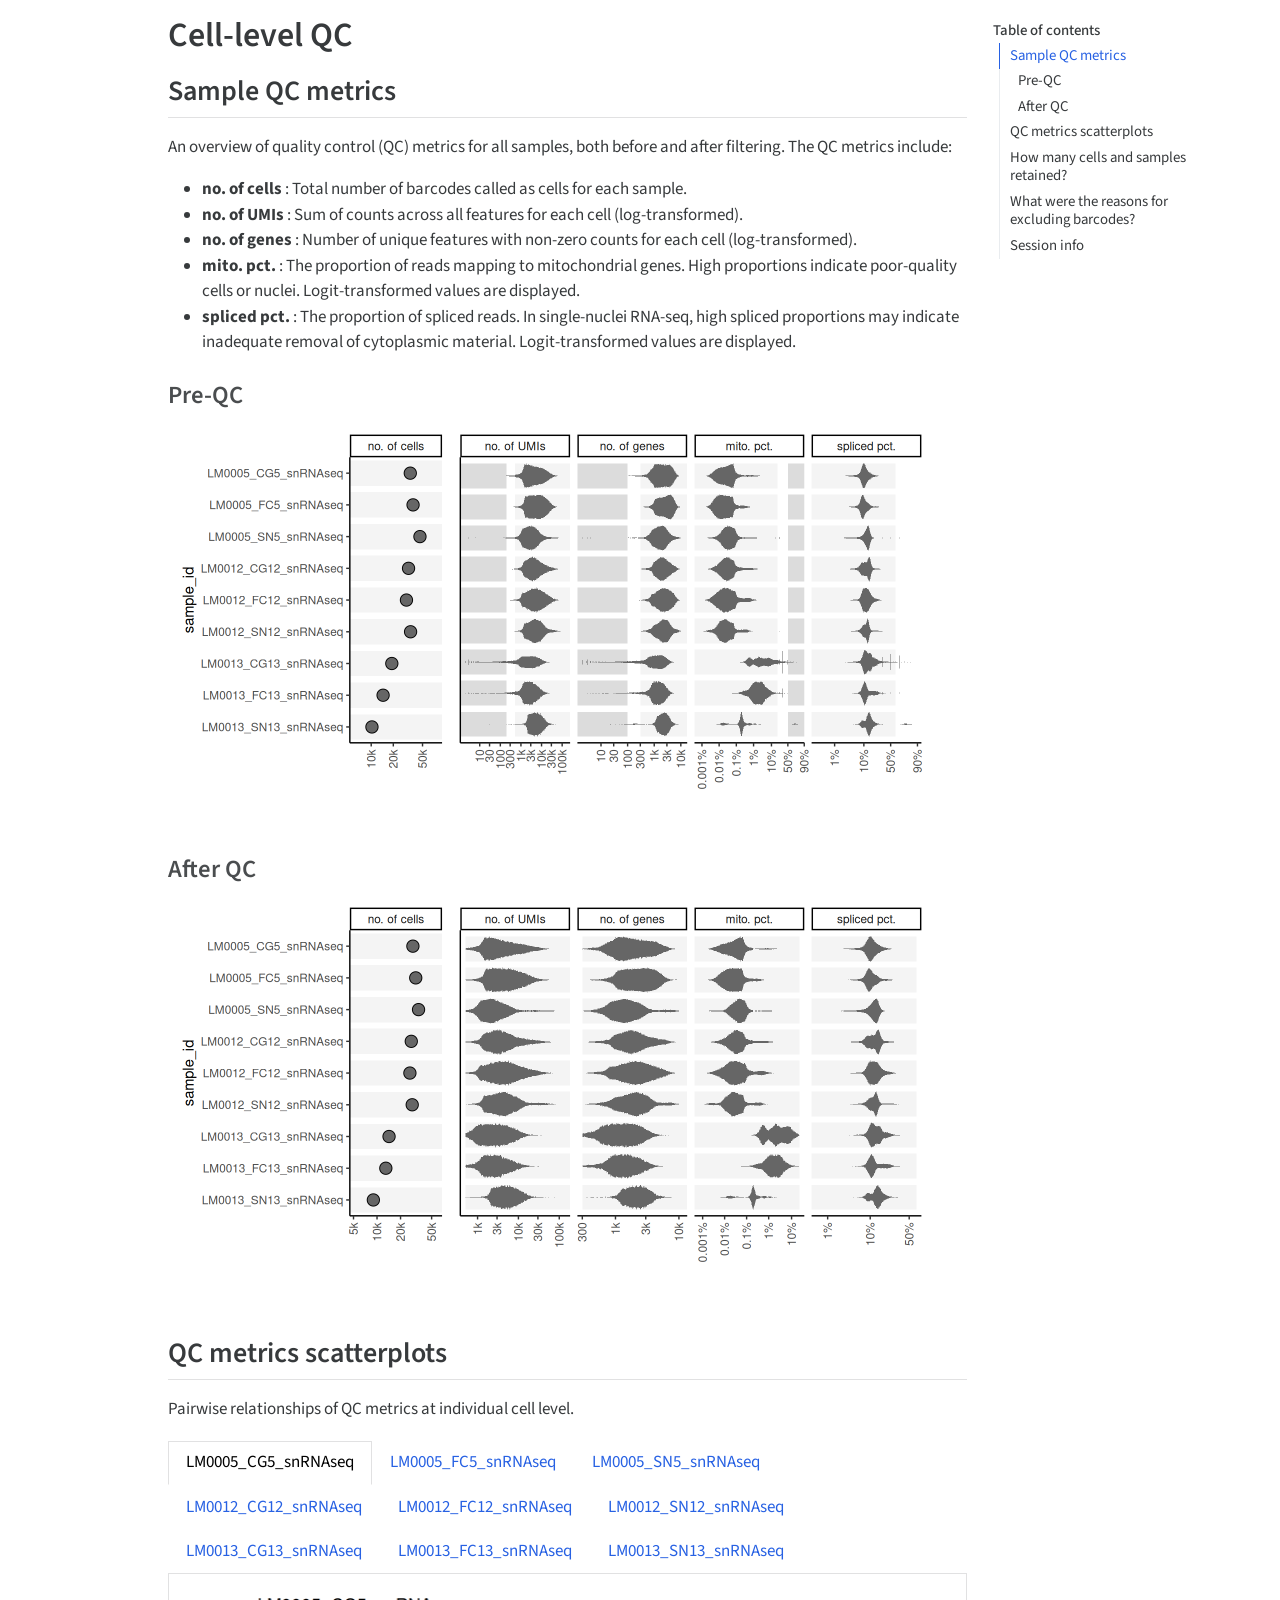
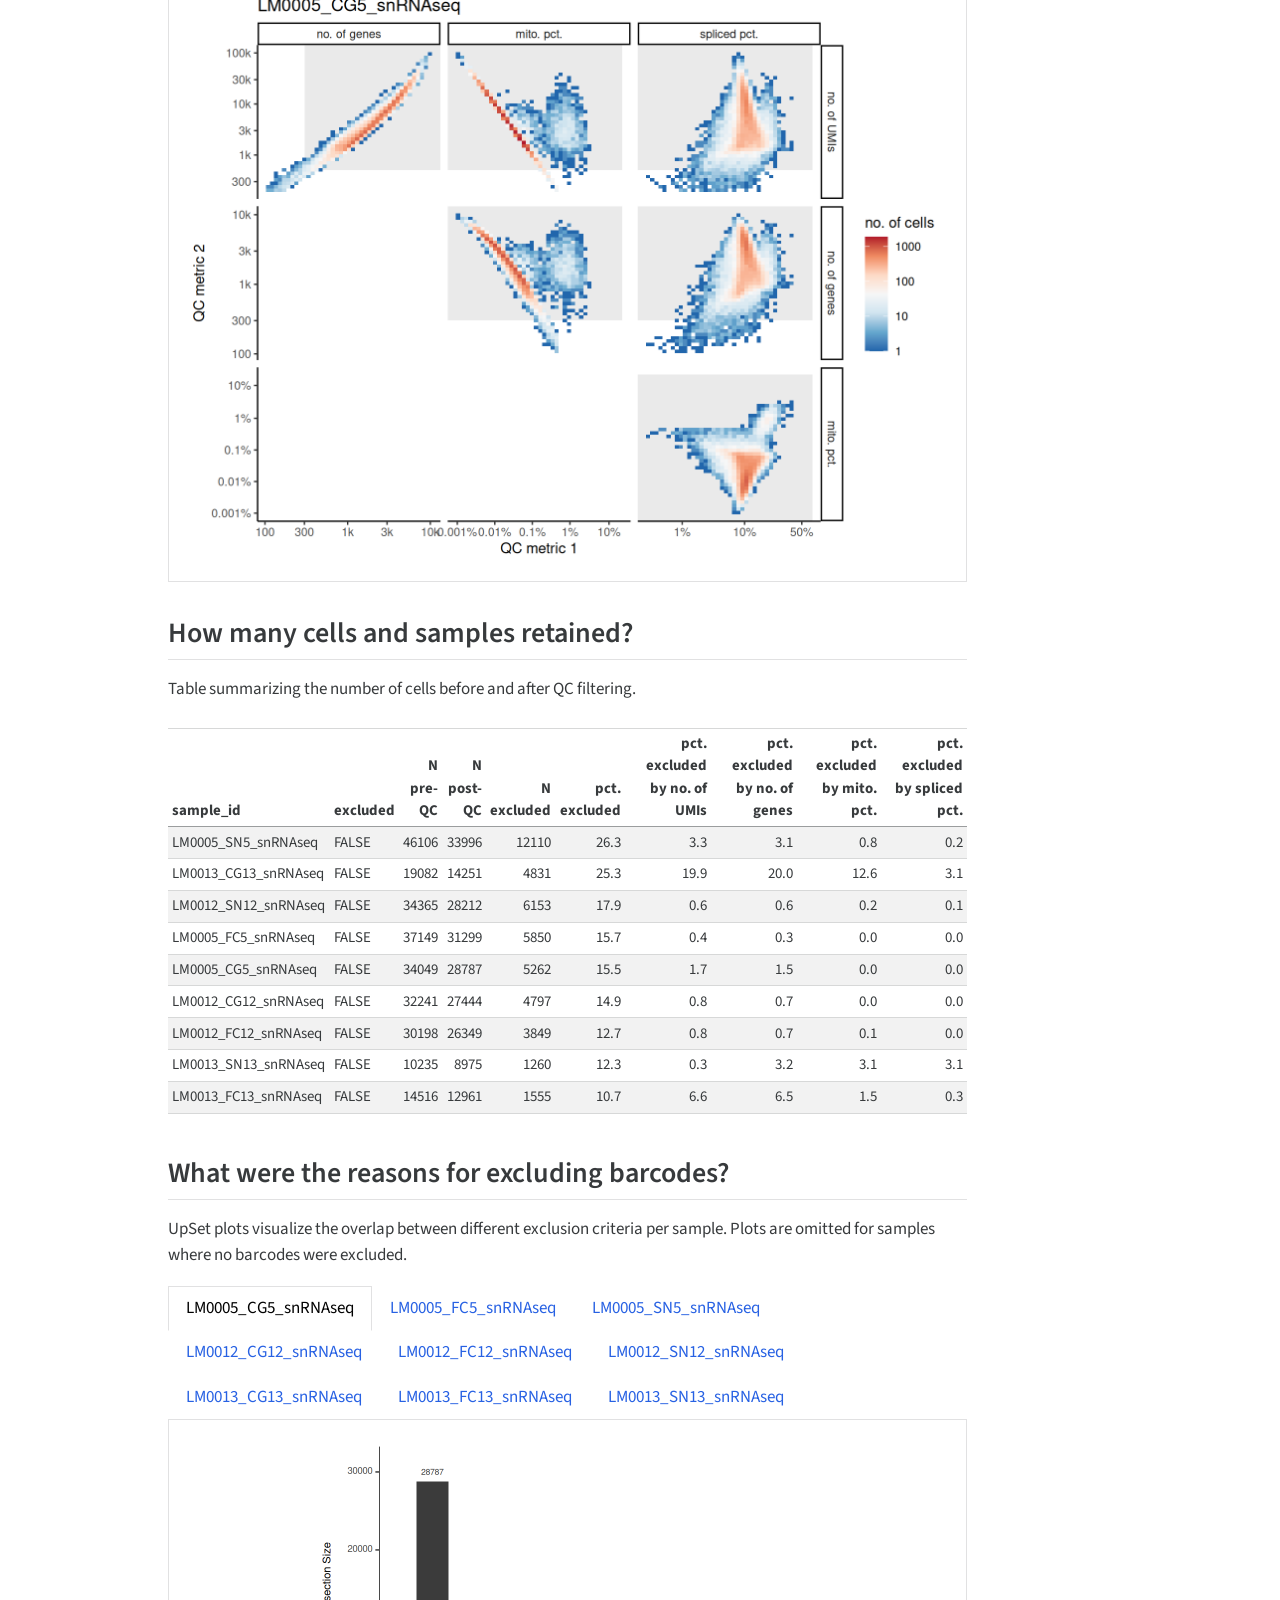
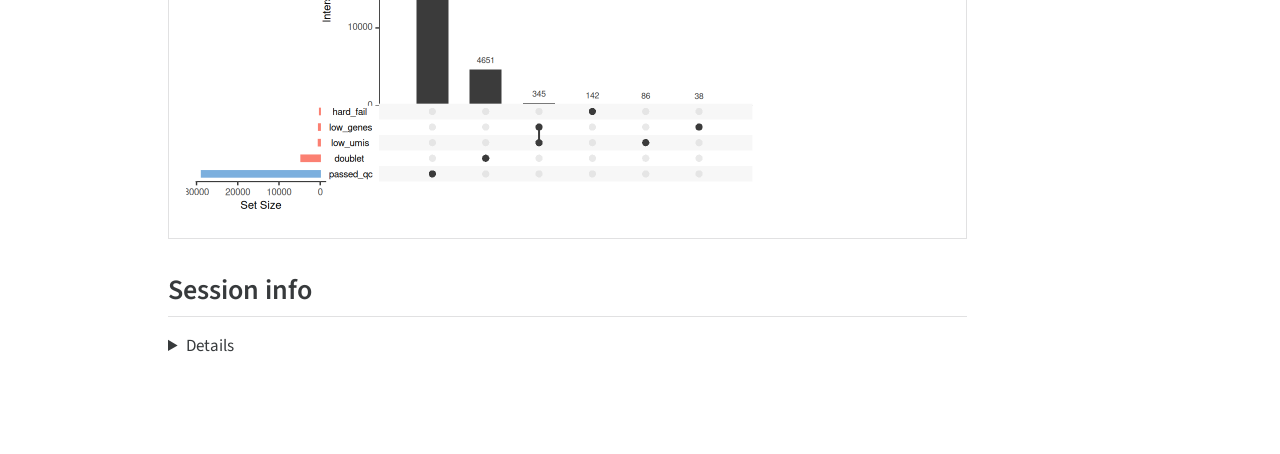
<file: testing/reports/qc_report.html>
<!DOCTYPE html>
<html xmlns="http://www.w3.org/1999/xhtml" lang="en" xml:lang="en"><head>

<meta charset="utf-8">
<meta name="generator" content="quarto-1.7.32">

<meta name="viewport" content="width=device-width, initial-scale=1.0, user-scalable=yes">


<title>Cell-level QC</title>
<style>
code{white-space: pre-wrap;}
span.smallcaps{font-variant: small-caps;}
div.columns{display: flex; gap: min(4vw, 1.5em);}
div.column{flex: auto; overflow-x: auto;}
div.hanging-indent{margin-left: 1.5em; text-indent: -1.5em;}
ul.task-list{list-style: none;}
ul.task-list li input[type="checkbox"] {
  width: 0.8em;
  margin: 0 0.8em 0.2em -1em; /* quarto-specific, see https://github.com/quarto-dev/quarto-cli/issues/4556 */ 
  vertical-align: middle;
}
/* CSS for syntax highlighting */
html { -webkit-text-size-adjust: 100%; }
pre > code.sourceCode { white-space: pre; position: relative; }
pre > code.sourceCode > span { display: inline-block; line-height: 1.25; }
pre > code.sourceCode > span:empty { height: 1.2em; }
.sourceCode { overflow: visible; }
code.sourceCode > span { color: inherit; text-decoration: inherit; }
div.sourceCode { margin: 1em 0; }
pre.sourceCode { margin: 0; }
@media screen {
div.sourceCode { overflow: auto; }
}
@media print {
pre > code.sourceCode { white-space: pre-wrap; }
pre > code.sourceCode > span { text-indent: -5em; padding-left: 5em; }
}
pre.numberSource code
  { counter-reset: source-line 0; }
pre.numberSource code > span
  { position: relative; left: -4em; counter-increment: source-line; }
pre.numberSource code > span > a:first-child::before
  { content: counter(source-line);
    position: relative; left: -1em; text-align: right; vertical-align: baseline;
    border: none; display: inline-block;
    -webkit-touch-callout: none; -webkit-user-select: none;
    -khtml-user-select: none; -moz-user-select: none;
    -ms-user-select: none; user-select: none;
    padding: 0 4px; width: 4em;
  }
pre.numberSource { margin-left: 3em;  padding-left: 4px; }
div.sourceCode
  {   }
@media screen {
pre > code.sourceCode > span > a:first-child::before { text-decoration: underline; }
}
</style>


<script src="qc_report_files/libs/clipboard/clipboard.min.js"></script>
<script src="qc_report_files/libs/quarto-html/quarto.js" type="module"></script>
<script src="qc_report_files/libs/quarto-html/tabsets/tabsets.js" type="module"></script>
<script src="qc_report_files/libs/quarto-html/popper.min.js"></script>
<script src="qc_report_files/libs/quarto-html/tippy.umd.min.js"></script>
<script src="qc_report_files/libs/quarto-html/anchor.min.js"></script>
<link href="qc_report_files/libs/quarto-html/tippy.css" rel="stylesheet">
<link href="qc_report_files/libs/quarto-html/quarto-syntax-highlighting-37eea08aefeeee20ff55810ff984fec1.css" rel="stylesheet" id="quarto-text-highlighting-styles">
<script src="qc_report_files/libs/bootstrap/bootstrap.min.js"></script>
<link href="qc_report_files/libs/bootstrap/bootstrap-icons.css" rel="stylesheet">
<link href="qc_report_files/libs/bootstrap/bootstrap-448af7f8829fd64b98ec0b663877207c.min.css" rel="stylesheet" append-hash="true" id="quarto-bootstrap" data-mode="light">


</head>

<body class="quarto-light">

<div id="quarto-content" class="page-columns page-rows-contents page-layout-article">
<div id="quarto-margin-sidebar" class="sidebar margin-sidebar">
  <nav id="TOC" role="doc-toc" class="toc-active">
    <h2 id="toc-title">Table of contents</h2>
   
  <ul>
  <li><a href="#sample-qc-metrics" id="toc-sample-qc-metrics" class="nav-link active" data-scroll-target="#sample-qc-metrics">Sample QC metrics</a>
  <ul class="collapse">
  <li><a href="#pre-qc" id="toc-pre-qc" class="nav-link" data-scroll-target="#pre-qc">Pre-QC</a></li>
  <li><a href="#after-qc" id="toc-after-qc" class="nav-link" data-scroll-target="#after-qc">After QC</a></li>
  </ul></li>
  <li><a href="#qc-metrics-scatterplots" id="toc-qc-metrics-scatterplots" class="nav-link" data-scroll-target="#qc-metrics-scatterplots">QC metrics scatterplots</a></li>
  <li><a href="#how-many-cells-and-samples-retained" id="toc-how-many-cells-and-samples-retained" class="nav-link" data-scroll-target="#how-many-cells-and-samples-retained">How many cells and samples retained?</a></li>
  <li><a href="#what-were-the-reasons-for-excluding-barcodes" id="toc-what-were-the-reasons-for-excluding-barcodes" class="nav-link" data-scroll-target="#what-were-the-reasons-for-excluding-barcodes">What were the reasons for excluding barcodes?</a></li>
  <li><a href="#session-info" id="toc-session-info" class="nav-link" data-scroll-target="#session-info">Session info</a></li>
  </ul>
</nav>
</div>
<main class="content" id="quarto-document-content">

<header id="title-block-header" class="quarto-title-block default">
<div class="quarto-title">
<h1 class="title">Cell-level QC</h1>
</div>



<div class="quarto-title-meta">

    
  
    
  </div>
  


</header>


<section id="sample-qc-metrics" class="level2 tabset">
<h2 class="tabset anchored" data-anchor-id="sample-qc-metrics">Sample QC metrics</h2>
<p>An overview of quality control (QC) metrics for all samples, both before and after filtering. The QC metrics include:</p>
<ul>
<li><strong>no. of cells</strong> : Total number of barcodes called as cells for each sample.</li>
<li><strong>no. of UMIs</strong> : Sum of counts across all features for each cell (log-transformed).</li>
<li><strong>no. of genes</strong> : Number of unique features with non-zero counts for each cell (log-transformed).</li>
<li><strong>mito. pct.</strong> : The proportion of reads mapping to mitochondrial genes. High proportions indicate poor-quality cells or nuclei. Logit-transformed values are displayed.</li>
<li><strong>spliced pct.</strong> : The proportion of spliced reads. In single-nuclei RNA-seq, high spliced proportions may indicate inadequate removal of cytoplasmic material. Logit-transformed values are displayed.</li>
</ul>
<section id="pre-qc" class="level3">
<h3 class="anchored" data-anchor-id="pre-qc">Pre-QC</h3>
<div class="cell">
<div class="cell-output-display">
<div>
<figure class="figure">
<p><img src="qc_report_files/figure-html/plot_pre_qc-1.png" class="img-fluid figure-img" width="768"></p>
</figure>
</div>
</div>
</div>
</section>
<section id="after-qc" class="level3">
<h3 class="anchored" data-anchor-id="after-qc">After QC</h3>
<div class="cell">
<div class="cell-output-display">
<div>
<figure class="figure">
<p><img src="qc_report_files/figure-html/plot_post_qc-1.png" class="img-fluid figure-img" width="768"></p>
</figure>
</div>
</div>
</div>
</section>
</section>
<section id="qc-metrics-scatterplots" class="level2">
<h2 class="anchored" data-anchor-id="qc-metrics-scatterplots">QC metrics scatterplots</h2>
<p>Pairwise relationships of QC metrics at individual cell level.</p>
<div class="tabset-margin-container"></div><div class="panel-tabset">
<ul class="nav nav-tabs" role="tablist"><li class="nav-item" role="presentation"><a class="nav-link active" id="tabset-1-1-tab" data-bs-toggle="tab" data-bs-target="#tabset-1-1" role="tab" aria-controls="tabset-1-1" aria-selected="true" href="">LM0005_CG5_snRNAseq</a></li><li class="nav-item" role="presentation"><a class="nav-link" id="tabset-1-2-tab" data-bs-toggle="tab" data-bs-target="#tabset-1-2" role="tab" aria-controls="tabset-1-2" aria-selected="false" href="">LM0005_FC5_snRNAseq</a></li><li class="nav-item" role="presentation"><a class="nav-link" id="tabset-1-3-tab" data-bs-toggle="tab" data-bs-target="#tabset-1-3" role="tab" aria-controls="tabset-1-3" aria-selected="false" href="">LM0005_SN5_snRNAseq</a></li><li class="nav-item" role="presentation"><a class="nav-link" id="tabset-1-4-tab" data-bs-toggle="tab" data-bs-target="#tabset-1-4" role="tab" aria-controls="tabset-1-4" aria-selected="false" href="">LM0012_CG12_snRNAseq</a></li><li class="nav-item" role="presentation"><a class="nav-link" id="tabset-1-5-tab" data-bs-toggle="tab" data-bs-target="#tabset-1-5" role="tab" aria-controls="tabset-1-5" aria-selected="false" href="">LM0012_FC12_snRNAseq</a></li><li class="nav-item" role="presentation"><a class="nav-link" id="tabset-1-6-tab" data-bs-toggle="tab" data-bs-target="#tabset-1-6" role="tab" aria-controls="tabset-1-6" aria-selected="false" href="">LM0012_SN12_snRNAseq</a></li><li class="nav-item" role="presentation"><a class="nav-link" id="tabset-1-7-tab" data-bs-toggle="tab" data-bs-target="#tabset-1-7" role="tab" aria-controls="tabset-1-7" aria-selected="false" href="">LM0013_CG13_snRNAseq</a></li><li class="nav-item" role="presentation"><a class="nav-link" id="tabset-1-8-tab" data-bs-toggle="tab" data-bs-target="#tabset-1-8" role="tab" aria-controls="tabset-1-8" aria-selected="false" href="">LM0013_FC13_snRNAseq</a></li><li class="nav-item" role="presentation"><a class="nav-link" id="tabset-1-9-tab" data-bs-toggle="tab" data-bs-target="#tabset-1-9" role="tab" aria-controls="tabset-1-9" aria-selected="false" href="">LM0013_SN13_snRNAseq</a></li></ul>
<div class="tab-content">
<div id="tabset-1-1" class="tab-pane active" role="tabpanel" aria-labelledby="tabset-1-1-tab">
<p><img src="qc_report_files/figure-html/plot_scatters-1.png" class="img-fluid" width="768"></p>
</div>
<div id="tabset-1-2" class="tab-pane" role="tabpanel" aria-labelledby="tabset-1-2-tab">
<p><img src="qc_report_files/figure-html/plot_scatters-2.png" class="img-fluid" width="768"></p>
</div>
<div id="tabset-1-3" class="tab-pane" role="tabpanel" aria-labelledby="tabset-1-3-tab">
<p><img src="qc_report_files/figure-html/plot_scatters-3.png" class="img-fluid" width="768"></p>
</div>
<div id="tabset-1-4" class="tab-pane" role="tabpanel" aria-labelledby="tabset-1-4-tab">
<p><img src="qc_report_files/figure-html/plot_scatters-4.png" class="img-fluid" width="768"></p>
</div>
<div id="tabset-1-5" class="tab-pane" role="tabpanel" aria-labelledby="tabset-1-5-tab">
<p><img src="qc_report_files/figure-html/plot_scatters-5.png" class="img-fluid" width="768"></p>
</div>
<div id="tabset-1-6" class="tab-pane" role="tabpanel" aria-labelledby="tabset-1-6-tab">
<p><img src="qc_report_files/figure-html/plot_scatters-6.png" class="img-fluid" width="768"></p>
</div>
<div id="tabset-1-7" class="tab-pane" role="tabpanel" aria-labelledby="tabset-1-7-tab">
<p><img src="qc_report_files/figure-html/plot_scatters-7.png" class="img-fluid" width="768"></p>
</div>
<div id="tabset-1-8" class="tab-pane" role="tabpanel" aria-labelledby="tabset-1-8-tab">
<p><img src="qc_report_files/figure-html/plot_scatters-8.png" class="img-fluid" width="768"></p>
</div>
<div id="tabset-1-9" class="tab-pane" role="tabpanel" aria-labelledby="tabset-1-9-tab">
<p><img src="qc_report_files/figure-html/plot_scatters-9.png" class="img-fluid" width="768"></p>
</div>
</div>
</div>
</section>
<section id="how-many-cells-and-samples-retained" class="level2">
<h2 class="anchored" data-anchor-id="how-many-cells-and-samples-retained">How many cells and samples retained?</h2>
<p>Table summarizing the number of cells before and after QC filtering.</p>
<div class="cell">
<div class="cell-output-display">
<table class="caption-top table table-sm table-striped small">
<colgroup>
<col style="width: 10%">
<col style="width: 4%">
<col style="width: 4%">
<col style="width: 5%">
<col style="width: 5%">
<col style="width: 7%">
<col style="width: 15%">
<col style="width: 15%">
<col style="width: 14%">
<col style="width: 15%">
</colgroup>
<thead>
<tr class="header">
<th style="text-align: left;">sample_id</th>
<th style="text-align: left;">excluded</th>
<th style="text-align: right;">N pre-QC</th>
<th style="text-align: right;">N post-QC</th>
<th style="text-align: right;">N excluded</th>
<th style="text-align: right;">pct. excluded</th>
<th style="text-align: right;">pct. excluded by no. of UMIs</th>
<th style="text-align: right;">pct. excluded by no. of genes</th>
<th style="text-align: right;">pct. excluded by mito. pct.</th>
<th style="text-align: right;">pct. excluded by spliced pct.</th>
</tr>
</thead>
<tbody>
<tr class="odd">
<td style="text-align: left;">LM0005_SN5_snRNAseq</td>
<td style="text-align: left;">FALSE</td>
<td style="text-align: right;">46106</td>
<td style="text-align: right;">33996</td>
<td style="text-align: right;">12110</td>
<td style="text-align: right;">26.3</td>
<td style="text-align: right;">3.3</td>
<td style="text-align: right;">3.1</td>
<td style="text-align: right;">0.8</td>
<td style="text-align: right;">0.2</td>
</tr>
<tr class="even">
<td style="text-align: left;">LM0013_CG13_snRNAseq</td>
<td style="text-align: left;">FALSE</td>
<td style="text-align: right;">19082</td>
<td style="text-align: right;">14251</td>
<td style="text-align: right;">4831</td>
<td style="text-align: right;">25.3</td>
<td style="text-align: right;">19.9</td>
<td style="text-align: right;">20.0</td>
<td style="text-align: right;">12.6</td>
<td style="text-align: right;">3.1</td>
</tr>
<tr class="odd">
<td style="text-align: left;">LM0012_SN12_snRNAseq</td>
<td style="text-align: left;">FALSE</td>
<td style="text-align: right;">34365</td>
<td style="text-align: right;">28212</td>
<td style="text-align: right;">6153</td>
<td style="text-align: right;">17.9</td>
<td style="text-align: right;">0.6</td>
<td style="text-align: right;">0.6</td>
<td style="text-align: right;">0.2</td>
<td style="text-align: right;">0.1</td>
</tr>
<tr class="even">
<td style="text-align: left;">LM0005_FC5_snRNAseq</td>
<td style="text-align: left;">FALSE</td>
<td style="text-align: right;">37149</td>
<td style="text-align: right;">31299</td>
<td style="text-align: right;">5850</td>
<td style="text-align: right;">15.7</td>
<td style="text-align: right;">0.4</td>
<td style="text-align: right;">0.3</td>
<td style="text-align: right;">0.0</td>
<td style="text-align: right;">0.0</td>
</tr>
<tr class="odd">
<td style="text-align: left;">LM0005_CG5_snRNAseq</td>
<td style="text-align: left;">FALSE</td>
<td style="text-align: right;">34049</td>
<td style="text-align: right;">28787</td>
<td style="text-align: right;">5262</td>
<td style="text-align: right;">15.5</td>
<td style="text-align: right;">1.7</td>
<td style="text-align: right;">1.5</td>
<td style="text-align: right;">0.0</td>
<td style="text-align: right;">0.0</td>
</tr>
<tr class="even">
<td style="text-align: left;">LM0012_CG12_snRNAseq</td>
<td style="text-align: left;">FALSE</td>
<td style="text-align: right;">32241</td>
<td style="text-align: right;">27444</td>
<td style="text-align: right;">4797</td>
<td style="text-align: right;">14.9</td>
<td style="text-align: right;">0.8</td>
<td style="text-align: right;">0.7</td>
<td style="text-align: right;">0.0</td>
<td style="text-align: right;">0.0</td>
</tr>
<tr class="odd">
<td style="text-align: left;">LM0012_FC12_snRNAseq</td>
<td style="text-align: left;">FALSE</td>
<td style="text-align: right;">30198</td>
<td style="text-align: right;">26349</td>
<td style="text-align: right;">3849</td>
<td style="text-align: right;">12.7</td>
<td style="text-align: right;">0.8</td>
<td style="text-align: right;">0.7</td>
<td style="text-align: right;">0.1</td>
<td style="text-align: right;">0.0</td>
</tr>
<tr class="even">
<td style="text-align: left;">LM0013_SN13_snRNAseq</td>
<td style="text-align: left;">FALSE</td>
<td style="text-align: right;">10235</td>
<td style="text-align: right;">8975</td>
<td style="text-align: right;">1260</td>
<td style="text-align: right;">12.3</td>
<td style="text-align: right;">0.3</td>
<td style="text-align: right;">3.2</td>
<td style="text-align: right;">3.1</td>
<td style="text-align: right;">3.1</td>
</tr>
<tr class="odd">
<td style="text-align: left;">LM0013_FC13_snRNAseq</td>
<td style="text-align: left;">FALSE</td>
<td style="text-align: right;">14516</td>
<td style="text-align: right;">12961</td>
<td style="text-align: right;">1555</td>
<td style="text-align: right;">10.7</td>
<td style="text-align: right;">6.6</td>
<td style="text-align: right;">6.5</td>
<td style="text-align: right;">1.5</td>
<td style="text-align: right;">0.3</td>
</tr>
</tbody>
</table>
</div>
</div>
</section>
<section id="what-were-the-reasons-for-excluding-barcodes" class="level2">
<h2 class="anchored" data-anchor-id="what-were-the-reasons-for-excluding-barcodes">What were the reasons for excluding barcodes?</h2>
<p>UpSet plots visualize the overlap between different exclusion criteria per sample. Plots are omitted for samples where no barcodes were excluded.</p>
<div class="tabset-margin-container"></div><div class="panel-tabset">
<ul class="nav nav-tabs" role="tablist"><li class="nav-item" role="presentation"><a class="nav-link active" id="tabset-2-1-tab" data-bs-toggle="tab" data-bs-target="#tabset-2-1" role="tab" aria-controls="tabset-2-1" aria-selected="true" href="">LM0005_CG5_snRNAseq</a></li><li class="nav-item" role="presentation"><a class="nav-link" id="tabset-2-2-tab" data-bs-toggle="tab" data-bs-target="#tabset-2-2" role="tab" aria-controls="tabset-2-2" aria-selected="false" href="">LM0005_FC5_snRNAseq</a></li><li class="nav-item" role="presentation"><a class="nav-link" id="tabset-2-3-tab" data-bs-toggle="tab" data-bs-target="#tabset-2-3" role="tab" aria-controls="tabset-2-3" aria-selected="false" href="">LM0005_SN5_snRNAseq</a></li><li class="nav-item" role="presentation"><a class="nav-link" id="tabset-2-4-tab" data-bs-toggle="tab" data-bs-target="#tabset-2-4" role="tab" aria-controls="tabset-2-4" aria-selected="false" href="">LM0012_CG12_snRNAseq</a></li><li class="nav-item" role="presentation"><a class="nav-link" id="tabset-2-5-tab" data-bs-toggle="tab" data-bs-target="#tabset-2-5" role="tab" aria-controls="tabset-2-5" aria-selected="false" href="">LM0012_FC12_snRNAseq</a></li><li class="nav-item" role="presentation"><a class="nav-link" id="tabset-2-6-tab" data-bs-toggle="tab" data-bs-target="#tabset-2-6" role="tab" aria-controls="tabset-2-6" aria-selected="false" href="">LM0012_SN12_snRNAseq</a></li><li class="nav-item" role="presentation"><a class="nav-link" id="tabset-2-7-tab" data-bs-toggle="tab" data-bs-target="#tabset-2-7" role="tab" aria-controls="tabset-2-7" aria-selected="false" href="">LM0013_CG13_snRNAseq</a></li><li class="nav-item" role="presentation"><a class="nav-link" id="tabset-2-8-tab" data-bs-toggle="tab" data-bs-target="#tabset-2-8" role="tab" aria-controls="tabset-2-8" aria-selected="false" href="">LM0013_FC13_snRNAseq</a></li><li class="nav-item" role="presentation"><a class="nav-link" id="tabset-2-9-tab" data-bs-toggle="tab" data-bs-target="#tabset-2-9" role="tab" aria-controls="tabset-2-9" aria-selected="false" href="">LM0013_SN13_snRNAseq</a></li></ul>
<div class="tab-content">
<div id="tabset-2-1" class="tab-pane active" role="tabpanel" aria-labelledby="tabset-2-1-tab">
<p><img src="qc_report_files/figure-html/plot_upsets-1.png" class="img-fluid" width="576"></p>
</div>
<div id="tabset-2-2" class="tab-pane" role="tabpanel" aria-labelledby="tabset-2-2-tab">
<p><img src="qc_report_files/figure-html/plot_upsets-2.png" class="img-fluid" width="576"></p>
</div>
<div id="tabset-2-3" class="tab-pane" role="tabpanel" aria-labelledby="tabset-2-3-tab">
<p><img src="qc_report_files/figure-html/plot_upsets-3.png" class="img-fluid" width="576"></p>
</div>
<div id="tabset-2-4" class="tab-pane" role="tabpanel" aria-labelledby="tabset-2-4-tab">
<p><img src="qc_report_files/figure-html/plot_upsets-4.png" class="img-fluid" width="576"></p>
</div>
<div id="tabset-2-5" class="tab-pane" role="tabpanel" aria-labelledby="tabset-2-5-tab">
<p><img src="qc_report_files/figure-html/plot_upsets-5.png" class="img-fluid" width="576"></p>
</div>
<div id="tabset-2-6" class="tab-pane" role="tabpanel" aria-labelledby="tabset-2-6-tab">
<p><img src="qc_report_files/figure-html/plot_upsets-6.png" class="img-fluid" width="576"></p>
</div>
<div id="tabset-2-7" class="tab-pane" role="tabpanel" aria-labelledby="tabset-2-7-tab">
<p><img src="qc_report_files/figure-html/plot_upsets-7.png" class="img-fluid" width="576"></p>
</div>
<div id="tabset-2-8" class="tab-pane" role="tabpanel" aria-labelledby="tabset-2-8-tab">
<p><img src="qc_report_files/figure-html/plot_upsets-8.png" class="img-fluid" width="576"></p>
</div>
<div id="tabset-2-9" class="tab-pane" role="tabpanel" aria-labelledby="tabset-2-9-tab">
<p><img src="qc_report_files/figure-html/plot_upsets-9.png" class="img-fluid" width="576"></p>
</div>
</div>
</div>
</section>
<section id="session-info" class="level2">
<h2 class="anchored" data-anchor-id="session-info">Session info</h2>
<details>
<div class="cell">
<details class="code-fold">
<summary>Code</summary>
<div class="sourceCode cell-code" id="cb1"><pre class="sourceCode r code-with-copy"><code class="sourceCode r"><span id="cb1-1"><a href="#cb1-1" aria-hidden="true" tabindex="-1"></a><span class="fu">sessionInfo</span>()</span></code><button title="Copy to Clipboard" class="code-copy-button"><i class="bi"></i></button></pre></div>
</details>
<div class="cell-output cell-output-stdout">
<pre><code>R version 4.5.0 (2025-04-11)
Platform: x86_64-pc-linux-gnu
Running under: Ubuntu 24.04.2 LTS

Matrix products: default
BLAS:   /usr/lib/x86_64-linux-gnu/openblas-pthread/libblas.so.3 
LAPACK: /usr/lib/x86_64-linux-gnu/openblas-pthread/libopenblasp-r0.3.26.so;  LAPACK version 3.12.0

locale:
 [1] LC_CTYPE=en_US.UTF-8       LC_NUMERIC=C              
 [3] LC_TIME=en_US.UTF-8        LC_COLLATE=en_US.UTF-8    
 [5] LC_MONETARY=en_US.UTF-8    LC_MESSAGES=en_US.UTF-8   
 [7] LC_PAPER=en_US.UTF-8       LC_NAME=C                 
 [9] LC_ADDRESS=C               LC_TELEPHONE=C            
[11] LC_MEASUREMENT=en_US.UTF-8 LC_IDENTIFICATION=C       

time zone: Etc/UTC
tzcode source: system (glibc)

attached base packages:
[1] stats     graphics  grDevices utils     datasets  methods   base     

other attached packages:
 [1] UpSetR_1.4.0      ggh4x_0.3.1       patchwork_1.3.0   scales_1.4.0     
 [5] ggplot2_3.5.2     stringr_1.5.1     assertthat_0.2.1  forcats_1.0.0    
 [9] data.table_1.17.4 magrittr_2.0.3   

loaded via a namespace (and not attached):
 [1] gtable_0.3.6       jsonlite_2.0.0     dplyr_1.1.4        compiler_4.5.0    
 [5] Rcpp_1.0.14        tidyselect_1.2.1   dichromat_2.0-0.1  gridExtra_2.3     
 [9] yaml_2.3.10        fastmap_1.2.0      plyr_1.8.9         R6_2.6.1          
[13] labeling_0.4.3     generics_0.1.4     knitr_1.50         htmlwidgets_1.6.4 
[17] tibble_3.3.0       pillar_1.10.2      RColorBrewer_1.1-3 R.utils_2.13.0    
[21] rlang_1.2.0        stringi_1.8.7      xfun_0.52          cli_3.6.5         
[25] withr_3.0.2        digest_0.6.37      grid_4.5.0         lifecycle_1.0.5   
[29] R.oo_1.27.1        R.methodsS3_1.8.2  vctrs_0.6.5        evaluate_1.0.5    
[33] glue_1.8.0         farver_2.1.2       rmarkdown_2.29     tools_4.5.0       
[37] pkgconfig_2.0.3    htmltools_0.5.8.1 </code></pre>
</div>
</div>
</details>
</section>

</main>
<!-- /main column -->
<script id="quarto-html-after-body" type="application/javascript">
  window.document.addEventListener("DOMContentLoaded", function (event) {
    const icon = "";
    const anchorJS = new window.AnchorJS();
    anchorJS.options = {
      placement: 'right',
      icon: icon
    };
    anchorJS.add('.anchored');
    const isCodeAnnotation = (el) => {
      for (const clz of el.classList) {
        if (clz.startsWith('code-annotation-')) {                     
          return true;
        }
      }
      return false;
    }
    const onCopySuccess = function(e) {
      // button target
      const button = e.trigger;
      // don't keep focus
      button.blur();
      // flash "checked"
      button.classList.add('code-copy-button-checked');
      var currentTitle = button.getAttribute("title");
      button.setAttribute("title", "Copied!");
      let tooltip;
      if (window.bootstrap) {
        button.setAttribute("data-bs-toggle", "tooltip");
        button.setAttribute("data-bs-placement", "left");
        button.setAttribute("data-bs-title", "Copied!");
        tooltip = new bootstrap.Tooltip(button, 
          { trigger: "manual", 
            customClass: "code-copy-button-tooltip",
            offset: [0, -8]});
        tooltip.show();    
      }
      setTimeout(function() {
        if (tooltip) {
          tooltip.hide();
          button.removeAttribute("data-bs-title");
          button.removeAttribute("data-bs-toggle");
          button.removeAttribute("data-bs-placement");
        }
        button.setAttribute("title", currentTitle);
        button.classList.remove('code-copy-button-checked');
      }, 1000);
      // clear code selection
      e.clearSelection();
    }
    const getTextToCopy = function(trigger) {
        const codeEl = trigger.previousElementSibling.cloneNode(true);
        for (const childEl of codeEl.children) {
          if (isCodeAnnotation(childEl)) {
            childEl.remove();
          }
        }
        return codeEl.innerText;
    }
    const clipboard = new window.ClipboardJS('.code-copy-button:not([data-in-quarto-modal])', {
      text: getTextToCopy
    });
    clipboard.on('success', onCopySuccess);
    if (window.document.getElementById('quarto-embedded-source-code-modal')) {
      const clipboardModal = new window.ClipboardJS('.code-copy-button[data-in-quarto-modal]', {
        text: getTextToCopy,
        container: window.document.getElementById('quarto-embedded-source-code-modal')
      });
      clipboardModal.on('success', onCopySuccess);
    }
      var localhostRegex = new RegExp(/^(?:http|https):\/\/localhost\:?[0-9]*\//);
      var mailtoRegex = new RegExp(/^mailto:/);
        var filterRegex = new RegExp('/' + window.location.host + '/');
      var isInternal = (href) => {
          return filterRegex.test(href) || localhostRegex.test(href) || mailtoRegex.test(href);
      }
      // Inspect non-navigation links and adorn them if external
     var links = window.document.querySelectorAll('a[href]:not(.nav-link):not(.navbar-brand):not(.toc-action):not(.sidebar-link):not(.sidebar-item-toggle):not(.pagination-link):not(.no-external):not([aria-hidden]):not(.dropdown-item):not(.quarto-navigation-tool):not(.about-link)');
      for (var i=0; i<links.length; i++) {
        const link = links[i];
        if (!isInternal(link.href)) {
          // undo the damage that might have been done by quarto-nav.js in the case of
          // links that we want to consider external
          if (link.dataset.originalHref !== undefined) {
            link.href = link.dataset.originalHref;
          }
        }
      }
    function tippyHover(el, contentFn, onTriggerFn, onUntriggerFn) {
      const config = {
        allowHTML: true,
        maxWidth: 500,
        delay: 100,
        arrow: false,
        appendTo: function(el) {
            return el.parentElement;
        },
        interactive: true,
        interactiveBorder: 10,
        theme: 'quarto',
        placement: 'bottom-start',
      };
      if (contentFn) {
        config.content = contentFn;
      }
      if (onTriggerFn) {
        config.onTrigger = onTriggerFn;
      }
      if (onUntriggerFn) {
        config.onUntrigger = onUntriggerFn;
      }
      window.tippy(el, config); 
    }
    const noterefs = window.document.querySelectorAll('a[role="doc-noteref"]');
    for (var i=0; i<noterefs.length; i++) {
      const ref = noterefs[i];
      tippyHover(ref, function() {
        // use id or data attribute instead here
        let href = ref.getAttribute('data-footnote-href') || ref.getAttribute('href');
        try { href = new URL(href).hash; } catch {}
        const id = href.replace(/^#\/?/, "");
        const note = window.document.getElementById(id);
        if (note) {
          return note.innerHTML;
        } else {
          return "";
        }
      });
    }
    const xrefs = window.document.querySelectorAll('a.quarto-xref');
    const processXRef = (id, note) => {
      // Strip column container classes
      const stripColumnClz = (el) => {
        el.classList.remove("page-full", "page-columns");
        if (el.children) {
          for (const child of el.children) {
            stripColumnClz(child);
          }
        }
      }
      stripColumnClz(note)
      if (id === null || id.startsWith('sec-')) {
        // Special case sections, only their first couple elements
        const container = document.createElement("div");
        if (note.children && note.children.length > 2) {
          container.appendChild(note.children[0].cloneNode(true));
          for (let i = 1; i < note.children.length; i++) {
            const child = note.children[i];
            if (child.tagName === "P" && child.innerText === "") {
              continue;
            } else {
              container.appendChild(child.cloneNode(true));
              break;
            }
          }
          if (window.Quarto?.typesetMath) {
            window.Quarto.typesetMath(container);
          }
          return container.innerHTML
        } else {
          if (window.Quarto?.typesetMath) {
            window.Quarto.typesetMath(note);
          }
          return note.innerHTML;
        }
      } else {
        // Remove any anchor links if they are present
        const anchorLink = note.querySelector('a.anchorjs-link');
        if (anchorLink) {
          anchorLink.remove();
        }
        if (window.Quarto?.typesetMath) {
          window.Quarto.typesetMath(note);
        }
        if (note.classList.contains("callout")) {
          return note.outerHTML;
        } else {
          return note.innerHTML;
        }
      }
    }
    for (var i=0; i<xrefs.length; i++) {
      const xref = xrefs[i];
      tippyHover(xref, undefined, function(instance) {
        instance.disable();
        let url = xref.getAttribute('href');
        let hash = undefined; 
        if (url.startsWith('#')) {
          hash = url;
        } else {
          try { hash = new URL(url).hash; } catch {}
        }
        if (hash) {
          const id = hash.replace(/^#\/?/, "");
          const note = window.document.getElementById(id);
          if (note !== null) {
            try {
              const html = processXRef(id, note.cloneNode(true));
              instance.setContent(html);
            } finally {
              instance.enable();
              instance.show();
            }
          } else {
            // See if we can fetch this
            fetch(url.split('#')[0])
            .then(res => res.text())
            .then(html => {
              const parser = new DOMParser();
              const htmlDoc = parser.parseFromString(html, "text/html");
              const note = htmlDoc.getElementById(id);
              if (note !== null) {
                const html = processXRef(id, note);
                instance.setContent(html);
              } 
            }).finally(() => {
              instance.enable();
              instance.show();
            });
          }
        } else {
          // See if we can fetch a full url (with no hash to target)
          // This is a special case and we should probably do some content thinning / targeting
          fetch(url)
          .then(res => res.text())
          .then(html => {
            const parser = new DOMParser();
            const htmlDoc = parser.parseFromString(html, "text/html");
            const note = htmlDoc.querySelector('main.content');
            if (note !== null) {
              // This should only happen for chapter cross references
              // (since there is no id in the URL)
              // remove the first header
              if (note.children.length > 0 && note.children[0].tagName === "HEADER") {
                note.children[0].remove();
              }
              const html = processXRef(null, note);
              instance.setContent(html);
            } 
          }).finally(() => {
            instance.enable();
            instance.show();
          });
        }
      }, function(instance) {
      });
    }
        let selectedAnnoteEl;
        const selectorForAnnotation = ( cell, annotation) => {
          let cellAttr = 'data-code-cell="' + cell + '"';
          let lineAttr = 'data-code-annotation="' +  annotation + '"';
          const selector = 'span[' + cellAttr + '][' + lineAttr + ']';
          return selector;
        }
        const selectCodeLines = (annoteEl) => {
          const doc = window.document;
          const targetCell = annoteEl.getAttribute("data-target-cell");
          const targetAnnotation = annoteEl.getAttribute("data-target-annotation");
          const annoteSpan = window.document.querySelector(selectorForAnnotation(targetCell, targetAnnotation));
          const lines = annoteSpan.getAttribute("data-code-lines").split(",");
          const lineIds = lines.map((line) => {
            return targetCell + "-" + line;
          })
          let top = null;
          let height = null;
          let parent = null;
          if (lineIds.length > 0) {
              //compute the position of the single el (top and bottom and make a div)
              const el = window.document.getElementById(lineIds[0]);
              top = el.offsetTop;
              height = el.offsetHeight;
              parent = el.parentElement.parentElement;
            if (lineIds.length > 1) {
              const lastEl = window.document.getElementById(lineIds[lineIds.length - 1]);
              const bottom = lastEl.offsetTop + lastEl.offsetHeight;
              height = bottom - top;
            }
            if (top !== null && height !== null && parent !== null) {
              // cook up a div (if necessary) and position it 
              let div = window.document.getElementById("code-annotation-line-highlight");
              if (div === null) {
                div = window.document.createElement("div");
                div.setAttribute("id", "code-annotation-line-highlight");
                div.style.position = 'absolute';
                parent.appendChild(div);
              }
              div.style.top = top - 2 + "px";
              div.style.height = height + 4 + "px";
              div.style.left = 0;
              let gutterDiv = window.document.getElementById("code-annotation-line-highlight-gutter");
              if (gutterDiv === null) {
                gutterDiv = window.document.createElement("div");
                gutterDiv.setAttribute("id", "code-annotation-line-highlight-gutter");
                gutterDiv.style.position = 'absolute';
                const codeCell = window.document.getElementById(targetCell);
                const gutter = codeCell.querySelector('.code-annotation-gutter');
                gutter.appendChild(gutterDiv);
              }
              gutterDiv.style.top = top - 2 + "px";
              gutterDiv.style.height = height + 4 + "px";
            }
            selectedAnnoteEl = annoteEl;
          }
        };
        const unselectCodeLines = () => {
          const elementsIds = ["code-annotation-line-highlight", "code-annotation-line-highlight-gutter"];
          elementsIds.forEach((elId) => {
            const div = window.document.getElementById(elId);
            if (div) {
              div.remove();
            }
          });
          selectedAnnoteEl = undefined;
        };
          // Handle positioning of the toggle
      window.addEventListener(
        "resize",
        throttle(() => {
          elRect = undefined;
          if (selectedAnnoteEl) {
            selectCodeLines(selectedAnnoteEl);
          }
        }, 10)
      );
      function throttle(fn, ms) {
      let throttle = false;
      let timer;
        return (...args) => {
          if(!throttle) { // first call gets through
              fn.apply(this, args);
              throttle = true;
          } else { // all the others get throttled
              if(timer) clearTimeout(timer); // cancel #2
              timer = setTimeout(() => {
                fn.apply(this, args);
                timer = throttle = false;
              }, ms);
          }
        };
      }
        // Attach click handler to the DT
        const annoteDls = window.document.querySelectorAll('dt[data-target-cell]');
        for (const annoteDlNode of annoteDls) {
          annoteDlNode.addEventListener('click', (event) => {
            const clickedEl = event.target;
            if (clickedEl !== selectedAnnoteEl) {
              unselectCodeLines();
              const activeEl = window.document.querySelector('dt[data-target-cell].code-annotation-active');
              if (activeEl) {
                activeEl.classList.remove('code-annotation-active');
              }
              selectCodeLines(clickedEl);
              clickedEl.classList.add('code-annotation-active');
            } else {
              // Unselect the line
              unselectCodeLines();
              clickedEl.classList.remove('code-annotation-active');
            }
          });
        }
    const findCites = (el) => {
      const parentEl = el.parentElement;
      if (parentEl) {
        const cites = parentEl.dataset.cites;
        if (cites) {
          return {
            el,
            cites: cites.split(' ')
          };
        } else {
          return findCites(el.parentElement)
        }
      } else {
        return undefined;
      }
    };
    var bibliorefs = window.document.querySelectorAll('a[role="doc-biblioref"]');
    for (var i=0; i<bibliorefs.length; i++) {
      const ref = bibliorefs[i];
      const citeInfo = findCites(ref);
      if (citeInfo) {
        tippyHover(citeInfo.el, function() {
          var popup = window.document.createElement('div');
          citeInfo.cites.forEach(function(cite) {
            var citeDiv = window.document.createElement('div');
            citeDiv.classList.add('hanging-indent');
            citeDiv.classList.add('csl-entry');
            var biblioDiv = window.document.getElementById('ref-' + cite);
            if (biblioDiv) {
              citeDiv.innerHTML = biblioDiv.innerHTML;
            }
            popup.appendChild(citeDiv);
          });
          return popup.innerHTML;
        });
      }
    }
  });
  </script>
</div> <!-- /content -->




</body></html>
</file>
<file: testing/reports/ambient_report_files/libs/quarto-html/tippy.css>
.tippy-box[data-animation=fade][data-state=hidden]{opacity:0}[data-tippy-root]{max-width:calc(100vw - 10px)}.tippy-box{position:relative;background-color:#333;color:#fff;border-radius:4px;font-size:14px;line-height:1.4;white-space:normal;outline:0;transition-property:transform,visibility,opacity}.tippy-box[data-placement^=top]>.tippy-arrow{bottom:0}.tippy-box[data-placement^=top]>.tippy-arrow:before{bottom:-7px;left:0;border-width:8px 8px 0;border-top-color:initial;transform-origin:center top}.tippy-box[data-placement^=bottom]>.tippy-arrow{top:0}.tippy-box[data-placement^=bottom]>.tippy-arrow:before{top:-7px;left:0;border-width:0 8px 8px;border-bottom-color:initial;transform-origin:center bottom}.tippy-box[data-placement^=left]>.tippy-arrow{right:0}.tippy-box[data-placement^=left]>.tippy-arrow:before{border-width:8px 0 8px 8px;border-left-color:initial;right:-7px;transform-origin:center left}.tippy-box[data-placement^=right]>.tippy-arrow{left:0}.tippy-box[data-placement^=right]>.tippy-arrow:before{left:-7px;border-width:8px 8px 8px 0;border-right-color:initial;transform-origin:center right}.tippy-box[data-inertia][data-state=visible]{transition-timing-function:cubic-bezier(.54,1.5,.38,1.11)}.tippy-arrow{width:16px;height:16px;color:#333}.tippy-arrow:before{content:"";position:absolute;border-color:transparent;border-style:solid}.tippy-content{position:relative;padding:5px 9px;z-index:1}
</file>
<file: testing/reports/ambient_report_files/libs/quarto-html/quarto-syntax-highlighting-37eea08aefeeee20ff55810ff984fec1.css>
/* quarto syntax highlight colors */
:root {
  --quarto-hl-ot-color: #003B4F;
  --quarto-hl-at-color: #657422;
  --quarto-hl-ss-color: #20794D;
  --quarto-hl-an-color: #5E5E5E;
  --quarto-hl-fu-color: #4758AB;
  --quarto-hl-st-color: #20794D;
  --quarto-hl-cf-color: #003B4F;
  --quarto-hl-op-color: #5E5E5E;
  --quarto-hl-er-color: #AD0000;
  --quarto-hl-bn-color: #AD0000;
  --quarto-hl-al-color: #AD0000;
  --quarto-hl-va-color: #111111;
  --quarto-hl-bu-color: inherit;
  --quarto-hl-ex-color: inherit;
  --quarto-hl-pp-color: #AD0000;
  --quarto-hl-in-color: #5E5E5E;
  --quarto-hl-vs-color: #20794D;
  --quarto-hl-wa-color: #5E5E5E;
  --quarto-hl-do-color: #5E5E5E;
  --quarto-hl-im-color: #00769E;
  --quarto-hl-ch-color: #20794D;
  --quarto-hl-dt-color: #AD0000;
  --quarto-hl-fl-color: #AD0000;
  --quarto-hl-co-color: #5E5E5E;
  --quarto-hl-cv-color: #5E5E5E;
  --quarto-hl-cn-color: #8f5902;
  --quarto-hl-sc-color: #5E5E5E;
  --quarto-hl-dv-color: #AD0000;
  --quarto-hl-kw-color: #003B4F;
}

/* other quarto variables */
:root {
  --quarto-font-monospace: SFMono-Regular, Menlo, Monaco, Consolas, "Liberation Mono", "Courier New", monospace;
}

/* syntax highlight based on Pandoc's rules */
pre > code.sourceCode > span {
  color: #003B4F;
}

code.sourceCode > span {
  color: #003B4F;
}

div.sourceCode,
div.sourceCode pre.sourceCode {
  color: #003B4F;
}

/* Normal */
code span {
  color: #003B4F;
}

/* Alert */
code span.al {
  color: #AD0000;
  font-style: inherit;
}

/* Annotation */
code span.an {
  color: #5E5E5E;
  font-style: inherit;
}

/* Attribute */
code span.at {
  color: #657422;
  font-style: inherit;
}

/* BaseN */
code span.bn {
  color: #AD0000;
  font-style: inherit;
}

/* BuiltIn */
code span.bu {
  font-style: inherit;
}

/* ControlFlow */
code span.cf {
  color: #003B4F;
  font-weight: bold;
  font-style: inherit;
}

/* Char */
code span.ch {
  color: #20794D;
  font-style: inherit;
}

/* Constant */
code span.cn {
  color: #8f5902;
  font-style: inherit;
}

/* Comment */
code span.co {
  color: #5E5E5E;
  font-style: inherit;
}

/* CommentVar */
code span.cv {
  color: #5E5E5E;
  font-style: italic;
}

/* Documentation */
code span.do {
  color: #5E5E5E;
  font-style: italic;
}

/* DataType */
code span.dt {
  color: #AD0000;
  font-style: inherit;
}

/* DecVal */
code span.dv {
  color: #AD0000;
  font-style: inherit;
}

/* Error */
code span.er {
  color: #AD0000;
  font-style: inherit;
}

/* Extension */
code span.ex {
  font-style: inherit;
}

/* Float */
code span.fl {
  color: #AD0000;
  font-style: inherit;
}

/* Function */
code span.fu {
  color: #4758AB;
  font-style: inherit;
}

/* Import */
code span.im {
  color: #00769E;
  font-style: inherit;
}

/* Information */
code span.in {
  color: #5E5E5E;
  font-style: inherit;
}

/* Keyword */
code span.kw {
  color: #003B4F;
  font-weight: bold;
  font-style: inherit;
}

/* Operator */
code span.op {
  color: #5E5E5E;
  font-style: inherit;
}

/* Other */
code span.ot {
  color: #003B4F;
  font-style: inherit;
}

/* Preprocessor */
code span.pp {
  color: #AD0000;
  font-style: inherit;
}

/* SpecialChar */
code span.sc {
  color: #5E5E5E;
  font-style: inherit;
}

/* SpecialString */
code span.ss {
  color: #20794D;
  font-style: inherit;
}

/* String */
code span.st {
  color: #20794D;
  font-style: inherit;
}

/* Variable */
code span.va {
  color: #111111;
  font-style: inherit;
}

/* VerbatimString */
code span.vs {
  color: #20794D;
  font-style: inherit;
}

/* Warning */
code span.wa {
  color: #5E5E5E;
  font-style: italic;
}

.prevent-inlining {
  content: "</";
}

/*# sourceMappingURL=27d3d809615f7771493d095567f04340.css.map */
</file>
<file: testing/reports/annotation_report_files/libs/quarto-html/tippy.css>
.tippy-box[data-animation=fade][data-state=hidden]{opacity:0}[data-tippy-root]{max-width:calc(100vw - 10px)}.tippy-box{position:relative;background-color:#333;color:#fff;border-radius:4px;font-size:14px;line-height:1.4;white-space:normal;outline:0;transition-property:transform,visibility,opacity}.tippy-box[data-placement^=top]>.tippy-arrow{bottom:0}.tippy-box[data-placement^=top]>.tippy-arrow:before{bottom:-7px;left:0;border-width:8px 8px 0;border-top-color:initial;transform-origin:center top}.tippy-box[data-placement^=bottom]>.tippy-arrow{top:0}.tippy-box[data-placement^=bottom]>.tippy-arrow:before{top:-7px;left:0;border-width:0 8px 8px;border-bottom-color:initial;transform-origin:center bottom}.tippy-box[data-placement^=left]>.tippy-arrow{right:0}.tippy-box[data-placement^=left]>.tippy-arrow:before{border-width:8px 0 8px 8px;border-left-color:initial;right:-7px;transform-origin:center left}.tippy-box[data-placement^=right]>.tippy-arrow{left:0}.tippy-box[data-placement^=right]>.tippy-arrow:before{left:-7px;border-width:8px 8px 8px 0;border-right-color:initial;transform-origin:center right}.tippy-box[data-inertia][data-state=visible]{transition-timing-function:cubic-bezier(.54,1.5,.38,1.11)}.tippy-arrow{width:16px;height:16px;color:#333}.tippy-arrow:before{content:"";position:absolute;border-color:transparent;border-style:solid}.tippy-content{position:relative;padding:5px 9px;z-index:1}
</file>
<file: testing/reports/annotation_report_files/libs/quarto-html/quarto-syntax-highlighting-37eea08aefeeee20ff55810ff984fec1.css>
/* quarto syntax highlight colors */
:root {
  --quarto-hl-ot-color: #003B4F;
  --quarto-hl-at-color: #657422;
  --quarto-hl-ss-color: #20794D;
  --quarto-hl-an-color: #5E5E5E;
  --quarto-hl-fu-color: #4758AB;
  --quarto-hl-st-color: #20794D;
  --quarto-hl-cf-color: #003B4F;
  --quarto-hl-op-color: #5E5E5E;
  --quarto-hl-er-color: #AD0000;
  --quarto-hl-bn-color: #AD0000;
  --quarto-hl-al-color: #AD0000;
  --quarto-hl-va-color: #111111;
  --quarto-hl-bu-color: inherit;
  --quarto-hl-ex-color: inherit;
  --quarto-hl-pp-color: #AD0000;
  --quarto-hl-in-color: #5E5E5E;
  --quarto-hl-vs-color: #20794D;
  --quarto-hl-wa-color: #5E5E5E;
  --quarto-hl-do-color: #5E5E5E;
  --quarto-hl-im-color: #00769E;
  --quarto-hl-ch-color: #20794D;
  --quarto-hl-dt-color: #AD0000;
  --quarto-hl-fl-color: #AD0000;
  --quarto-hl-co-color: #5E5E5E;
  --quarto-hl-cv-color: #5E5E5E;
  --quarto-hl-cn-color: #8f5902;
  --quarto-hl-sc-color: #5E5E5E;
  --quarto-hl-dv-color: #AD0000;
  --quarto-hl-kw-color: #003B4F;
}

/* other quarto variables */
:root {
  --quarto-font-monospace: SFMono-Regular, Menlo, Monaco, Consolas, "Liberation Mono", "Courier New", monospace;
}

/* syntax highlight based on Pandoc's rules */
pre > code.sourceCode > span {
  color: #003B4F;
}

code.sourceCode > span {
  color: #003B4F;
}

div.sourceCode,
div.sourceCode pre.sourceCode {
  color: #003B4F;
}

/* Normal */
code span {
  color: #003B4F;
}

/* Alert */
code span.al {
  color: #AD0000;
  font-style: inherit;
}

/* Annotation */
code span.an {
  color: #5E5E5E;
  font-style: inherit;
}

/* Attribute */
code span.at {
  color: #657422;
  font-style: inherit;
}

/* BaseN */
code span.bn {
  color: #AD0000;
  font-style: inherit;
}

/* BuiltIn */
code span.bu {
  font-style: inherit;
}

/* ControlFlow */
code span.cf {
  color: #003B4F;
  font-weight: bold;
  font-style: inherit;
}

/* Char */
code span.ch {
  color: #20794D;
  font-style: inherit;
}

/* Constant */
code span.cn {
  color: #8f5902;
  font-style: inherit;
}

/* Comment */
code span.co {
  color: #5E5E5E;
  font-style: inherit;
}

/* CommentVar */
code span.cv {
  color: #5E5E5E;
  font-style: italic;
}

/* Documentation */
code span.do {
  color: #5E5E5E;
  font-style: italic;
}

/* DataType */
code span.dt {
  color: #AD0000;
  font-style: inherit;
}

/* DecVal */
code span.dv {
  color: #AD0000;
  font-style: inherit;
}

/* Error */
code span.er {
  color: #AD0000;
  font-style: inherit;
}

/* Extension */
code span.ex {
  font-style: inherit;
}

/* Float */
code span.fl {
  color: #AD0000;
  font-style: inherit;
}

/* Function */
code span.fu {
  color: #4758AB;
  font-style: inherit;
}

/* Import */
code span.im {
  color: #00769E;
  font-style: inherit;
}

/* Information */
code span.in {
  color: #5E5E5E;
  font-style: inherit;
}

/* Keyword */
code span.kw {
  color: #003B4F;
  font-weight: bold;
  font-style: inherit;
}

/* Operator */
code span.op {
  color: #5E5E5E;
  font-style: inherit;
}

/* Other */
code span.ot {
  color: #003B4F;
  font-style: inherit;
}

/* Preprocessor */
code span.pp {
  color: #AD0000;
  font-style: inherit;
}

/* SpecialChar */
code span.sc {
  color: #5E5E5E;
  font-style: inherit;
}

/* SpecialString */
code span.ss {
  color: #20794D;
  font-style: inherit;
}

/* String */
code span.st {
  color: #20794D;
  font-style: inherit;
}

/* Variable */
code span.va {
  color: #111111;
  font-style: inherit;
}

/* VerbatimString */
code span.vs {
  color: #20794D;
  font-style: inherit;
}

/* Warning */
code span.wa {
  color: #5E5E5E;
  font-style: italic;
}

.prevent-inlining {
  content: "</";
}

/*# sourceMappingURL=27d3d809615f7771493d095567f04340.css.map */
</file>
<file: testing/reports/annotation_report_files/libs/htmltools-fill-0.5.8.1/fill.css>
@layer htmltools {
  .html-fill-container {
    display: flex;
    flex-direction: column;
    /* Prevent the container from expanding vertically or horizontally beyond its
    parent's constraints. */
    min-height: 0;
    min-width: 0;
  }
  .html-fill-container > .html-fill-item {
    /* Fill items can grow and shrink freely within
    available vertical space in fillable container */
    flex: 1 1 auto;
    min-height: 0;
    min-width: 0;
  }
  .html-fill-container > :not(.html-fill-item) {
    /* Prevent shrinking or growing of non-fill items */
    flex: 0 0 auto;
  }
}
</file>
<file: testing/reports/annotation_report_files/libs/datatables-css-0.0.0/datatables-crosstalk.css>
.dt-crosstalk-fade {
  opacity: 0.2;
}

html body div.DTS div.dataTables_scrollBody {
  background: none;
}


/*
Fix https://github.com/rstudio/DT/issues/563
If the `table.display` is set to "block" (e.g., pkgdown), the browser will display
datatable objects strangely. The search panel and the page buttons will still be
in full-width but the table body will be "compact" and shorter.
In therory, having this attributes will affect `dom="t"`
with `display: block` users. But in reality, there should be no one.
We may remove the below lines in the future if the upstream agree to have this there.
See https://github.com/DataTables/DataTablesSrc/issues/160
*/

table.dataTable {
  display: table;
}


/*
When DTOutput(fill = TRUE), it receives a .html-fill-item class (via htmltools::bindFillRole()), which effectively amounts to `flex: 1 1 auto`. That's mostly fine, but the case where `fillContainer=TRUE`+`height:auto`+`flex-basis:auto` and the container (e.g., a bslib::card()) doesn't have a defined height is a bit problematic since the table wants to fit the parent but the parent wants to fit the table, which results pretty small table height (maybe because there is a minimum height somewhere?). It seems better in this case to impose a 400px height default for the table, which we can do by setting `flex-basis` to 400px (the table is still allowed to grow/shrink when the container has an opinionated height).
*/

.html-fill-container > .html-fill-item.datatables {
  flex-basis: 400px;
}
</file>
<file: testing/reports/barcode_report_v2_files/libs/quarto-html/tippy.css>
.tippy-box[data-animation=fade][data-state=hidden]{opacity:0}[data-tippy-root]{max-width:calc(100vw - 10px)}.tippy-box{position:relative;background-color:#333;color:#fff;border-radius:4px;font-size:14px;line-height:1.4;white-space:normal;outline:0;transition-property:transform,visibility,opacity}.tippy-box[data-placement^=top]>.tippy-arrow{bottom:0}.tippy-box[data-placement^=top]>.tippy-arrow:before{bottom:-7px;left:0;border-width:8px 8px 0;border-top-color:initial;transform-origin:center top}.tippy-box[data-placement^=bottom]>.tippy-arrow{top:0}.tippy-box[data-placement^=bottom]>.tippy-arrow:before{top:-7px;left:0;border-width:0 8px 8px;border-bottom-color:initial;transform-origin:center bottom}.tippy-box[data-placement^=left]>.tippy-arrow{right:0}.tippy-box[data-placement^=left]>.tippy-arrow:before{border-width:8px 0 8px 8px;border-left-color:initial;right:-7px;transform-origin:center left}.tippy-box[data-placement^=right]>.tippy-arrow{left:0}.tippy-box[data-placement^=right]>.tippy-arrow:before{left:-7px;border-width:8px 8px 8px 0;border-right-color:initial;transform-origin:center right}.tippy-box[data-inertia][data-state=visible]{transition-timing-function:cubic-bezier(.54,1.5,.38,1.11)}.tippy-arrow{width:16px;height:16px;color:#333}.tippy-arrow:before{content:"";position:absolute;border-color:transparent;border-style:solid}.tippy-content{position:relative;padding:5px 9px;z-index:1}
</file>
<file: testing/reports/barcode_report_v2_files/libs/quarto-html/quarto-syntax-highlighting-37eea08aefeeee20ff55810ff984fec1.css>
/* quarto syntax highlight colors */
:root {
  --quarto-hl-ot-color: #003B4F;
  --quarto-hl-at-color: #657422;
  --quarto-hl-ss-color: #20794D;
  --quarto-hl-an-color: #5E5E5E;
  --quarto-hl-fu-color: #4758AB;
  --quarto-hl-st-color: #20794D;
  --quarto-hl-cf-color: #003B4F;
  --quarto-hl-op-color: #5E5E5E;
  --quarto-hl-er-color: #AD0000;
  --quarto-hl-bn-color: #AD0000;
  --quarto-hl-al-color: #AD0000;
  --quarto-hl-va-color: #111111;
  --quarto-hl-bu-color: inherit;
  --quarto-hl-ex-color: inherit;
  --quarto-hl-pp-color: #AD0000;
  --quarto-hl-in-color: #5E5E5E;
  --quarto-hl-vs-color: #20794D;
  --quarto-hl-wa-color: #5E5E5E;
  --quarto-hl-do-color: #5E5E5E;
  --quarto-hl-im-color: #00769E;
  --quarto-hl-ch-color: #20794D;
  --quarto-hl-dt-color: #AD0000;
  --quarto-hl-fl-color: #AD0000;
  --quarto-hl-co-color: #5E5E5E;
  --quarto-hl-cv-color: #5E5E5E;
  --quarto-hl-cn-color: #8f5902;
  --quarto-hl-sc-color: #5E5E5E;
  --quarto-hl-dv-color: #AD0000;
  --quarto-hl-kw-color: #003B4F;
}

/* other quarto variables */
:root {
  --quarto-font-monospace: SFMono-Regular, Menlo, Monaco, Consolas, "Liberation Mono", "Courier New", monospace;
}

/* syntax highlight based on Pandoc's rules */
pre > code.sourceCode > span {
  color: #003B4F;
}

code.sourceCode > span {
  color: #003B4F;
}

div.sourceCode,
div.sourceCode pre.sourceCode {
  color: #003B4F;
}

/* Normal */
code span {
  color: #003B4F;
}

/* Alert */
code span.al {
  color: #AD0000;
  font-style: inherit;
}

/* Annotation */
code span.an {
  color: #5E5E5E;
  font-style: inherit;
}

/* Attribute */
code span.at {
  color: #657422;
  font-style: inherit;
}

/* BaseN */
code span.bn {
  color: #AD0000;
  font-style: inherit;
}

/* BuiltIn */
code span.bu {
  font-style: inherit;
}

/* ControlFlow */
code span.cf {
  color: #003B4F;
  font-weight: bold;
  font-style: inherit;
}

/* Char */
code span.ch {
  color: #20794D;
  font-style: inherit;
}

/* Constant */
code span.cn {
  color: #8f5902;
  font-style: inherit;
}

/* Comment */
code span.co {
  color: #5E5E5E;
  font-style: inherit;
}

/* CommentVar */
code span.cv {
  color: #5E5E5E;
  font-style: italic;
}

/* Documentation */
code span.do {
  color: #5E5E5E;
  font-style: italic;
}

/* DataType */
code span.dt {
  color: #AD0000;
  font-style: inherit;
}

/* DecVal */
code span.dv {
  color: #AD0000;
  font-style: inherit;
}

/* Error */
code span.er {
  color: #AD0000;
  font-style: inherit;
}

/* Extension */
code span.ex {
  font-style: inherit;
}

/* Float */
code span.fl {
  color: #AD0000;
  font-style: inherit;
}

/* Function */
code span.fu {
  color: #4758AB;
  font-style: inherit;
}

/* Import */
code span.im {
  color: #00769E;
  font-style: inherit;
}

/* Information */
code span.in {
  color: #5E5E5E;
  font-style: inherit;
}

/* Keyword */
code span.kw {
  color: #003B4F;
  font-weight: bold;
  font-style: inherit;
}

/* Operator */
code span.op {
  color: #5E5E5E;
  font-style: inherit;
}

/* Other */
code span.ot {
  color: #003B4F;
  font-style: inherit;
}

/* Preprocessor */
code span.pp {
  color: #AD0000;
  font-style: inherit;
}

/* SpecialChar */
code span.sc {
  color: #5E5E5E;
  font-style: inherit;
}

/* SpecialString */
code span.ss {
  color: #20794D;
  font-style: inherit;
}

/* String */
code span.st {
  color: #20794D;
  font-style: inherit;
}

/* Variable */
code span.va {
  color: #111111;
  font-style: inherit;
}

/* VerbatimString */
code span.vs {
  color: #20794D;
  font-style: inherit;
}

/* Warning */
code span.wa {
  color: #5E5E5E;
  font-style: italic;
}

.prevent-inlining {
  content: "</";
}

/*# sourceMappingURL=27d3d809615f7771493d095567f04340.css.map */
</file>
<file: testing/reports/hvg_report_files/libs/quarto-html/tippy.css>
.tippy-box[data-animation=fade][data-state=hidden]{opacity:0}[data-tippy-root]{max-width:calc(100vw - 10px)}.tippy-box{position:relative;background-color:#333;color:#fff;border-radius:4px;font-size:14px;line-height:1.4;white-space:normal;outline:0;transition-property:transform,visibility,opacity}.tippy-box[data-placement^=top]>.tippy-arrow{bottom:0}.tippy-box[data-placement^=top]>.tippy-arrow:before{bottom:-7px;left:0;border-width:8px 8px 0;border-top-color:initial;transform-origin:center top}.tippy-box[data-placement^=bottom]>.tippy-arrow{top:0}.tippy-box[data-placement^=bottom]>.tippy-arrow:before{top:-7px;left:0;border-width:0 8px 8px;border-bottom-color:initial;transform-origin:center bottom}.tippy-box[data-placement^=left]>.tippy-arrow{right:0}.tippy-box[data-placement^=left]>.tippy-arrow:before{border-width:8px 0 8px 8px;border-left-color:initial;right:-7px;transform-origin:center left}.tippy-box[data-placement^=right]>.tippy-arrow{left:0}.tippy-box[data-placement^=right]>.tippy-arrow:before{left:-7px;border-width:8px 8px 8px 0;border-right-color:initial;transform-origin:center right}.tippy-box[data-inertia][data-state=visible]{transition-timing-function:cubic-bezier(.54,1.5,.38,1.11)}.tippy-arrow{width:16px;height:16px;color:#333}.tippy-arrow:before{content:"";position:absolute;border-color:transparent;border-style:solid}.tippy-content{position:relative;padding:5px 9px;z-index:1}
</file>
<file: testing/reports/hvg_report_files/libs/quarto-html/quarto-syntax-highlighting-37eea08aefeeee20ff55810ff984fec1.css>
/* quarto syntax highlight colors */
:root {
  --quarto-hl-ot-color: #003B4F;
  --quarto-hl-at-color: #657422;
  --quarto-hl-ss-color: #20794D;
  --quarto-hl-an-color: #5E5E5E;
  --quarto-hl-fu-color: #4758AB;
  --quarto-hl-st-color: #20794D;
  --quarto-hl-cf-color: #003B4F;
  --quarto-hl-op-color: #5E5E5E;
  --quarto-hl-er-color: #AD0000;
  --quarto-hl-bn-color: #AD0000;
  --quarto-hl-al-color: #AD0000;
  --quarto-hl-va-color: #111111;
  --quarto-hl-bu-color: inherit;
  --quarto-hl-ex-color: inherit;
  --quarto-hl-pp-color: #AD0000;
  --quarto-hl-in-color: #5E5E5E;
  --quarto-hl-vs-color: #20794D;
  --quarto-hl-wa-color: #5E5E5E;
  --quarto-hl-do-color: #5E5E5E;
  --quarto-hl-im-color: #00769E;
  --quarto-hl-ch-color: #20794D;
  --quarto-hl-dt-color: #AD0000;
  --quarto-hl-fl-color: #AD0000;
  --quarto-hl-co-color: #5E5E5E;
  --quarto-hl-cv-color: #5E5E5E;
  --quarto-hl-cn-color: #8f5902;
  --quarto-hl-sc-color: #5E5E5E;
  --quarto-hl-dv-color: #AD0000;
  --quarto-hl-kw-color: #003B4F;
}

/* other quarto variables */
:root {
  --quarto-font-monospace: SFMono-Regular, Menlo, Monaco, Consolas, "Liberation Mono", "Courier New", monospace;
}

/* syntax highlight based on Pandoc's rules */
pre > code.sourceCode > span {
  color: #003B4F;
}

code.sourceCode > span {
  color: #003B4F;
}

div.sourceCode,
div.sourceCode pre.sourceCode {
  color: #003B4F;
}

/* Normal */
code span {
  color: #003B4F;
}

/* Alert */
code span.al {
  color: #AD0000;
  font-style: inherit;
}

/* Annotation */
code span.an {
  color: #5E5E5E;
  font-style: inherit;
}

/* Attribute */
code span.at {
  color: #657422;
  font-style: inherit;
}

/* BaseN */
code span.bn {
  color: #AD0000;
  font-style: inherit;
}

/* BuiltIn */
code span.bu {
  font-style: inherit;
}

/* ControlFlow */
code span.cf {
  color: #003B4F;
  font-weight: bold;
  font-style: inherit;
}

/* Char */
code span.ch {
  color: #20794D;
  font-style: inherit;
}

/* Constant */
code span.cn {
  color: #8f5902;
  font-style: inherit;
}

/* Comment */
code span.co {
  color: #5E5E5E;
  font-style: inherit;
}

/* CommentVar */
code span.cv {
  color: #5E5E5E;
  font-style: italic;
}

/* Documentation */
code span.do {
  color: #5E5E5E;
  font-style: italic;
}

/* DataType */
code span.dt {
  color: #AD0000;
  font-style: inherit;
}

/* DecVal */
code span.dv {
  color: #AD0000;
  font-style: inherit;
}

/* Error */
code span.er {
  color: #AD0000;
  font-style: inherit;
}

/* Extension */
code span.ex {
  font-style: inherit;
}

/* Float */
code span.fl {
  color: #AD0000;
  font-style: inherit;
}

/* Function */
code span.fu {
  color: #4758AB;
  font-style: inherit;
}

/* Import */
code span.im {
  color: #00769E;
  font-style: inherit;
}

/* Information */
code span.in {
  color: #5E5E5E;
  font-style: inherit;
}

/* Keyword */
code span.kw {
  color: #003B4F;
  font-weight: bold;
  font-style: inherit;
}

/* Operator */
code span.op {
  color: #5E5E5E;
  font-style: inherit;
}

/* Other */
code span.ot {
  color: #003B4F;
  font-style: inherit;
}

/* Preprocessor */
code span.pp {
  color: #AD0000;
  font-style: inherit;
}

/* SpecialChar */
code span.sc {
  color: #5E5E5E;
  font-style: inherit;
}

/* SpecialString */
code span.ss {
  color: #20794D;
  font-style: inherit;
}

/* String */
code span.st {
  color: #20794D;
  font-style: inherit;
}

/* Variable */
code span.va {
  color: #111111;
  font-style: inherit;
}

/* VerbatimString */
code span.vs {
  color: #20794D;
  font-style: inherit;
}

/* Warning */
code span.wa {
  color: #5E5E5E;
  font-style: italic;
}

.prevent-inlining {
  content: "</";
}

/*# sourceMappingURL=27d3d809615f7771493d095567f04340.css.map */
</file>
<file: testing/reports/integration_report_files/libs/quarto-html/tippy.css>
.tippy-box[data-animation=fade][data-state=hidden]{opacity:0}[data-tippy-root]{max-width:calc(100vw - 10px)}.tippy-box{position:relative;background-color:#333;color:#fff;border-radius:4px;font-size:14px;line-height:1.4;white-space:normal;outline:0;transition-property:transform,visibility,opacity}.tippy-box[data-placement^=top]>.tippy-arrow{bottom:0}.tippy-box[data-placement^=top]>.tippy-arrow:before{bottom:-7px;left:0;border-width:8px 8px 0;border-top-color:initial;transform-origin:center top}.tippy-box[data-placement^=bottom]>.tippy-arrow{top:0}.tippy-box[data-placement^=bottom]>.tippy-arrow:before{top:-7px;left:0;border-width:0 8px 8px;border-bottom-color:initial;transform-origin:center bottom}.tippy-box[data-placement^=left]>.tippy-arrow{right:0}.tippy-box[data-placement^=left]>.tippy-arrow:before{border-width:8px 0 8px 8px;border-left-color:initial;right:-7px;transform-origin:center left}.tippy-box[data-placement^=right]>.tippy-arrow{left:0}.tippy-box[data-placement^=right]>.tippy-arrow:before{left:-7px;border-width:8px 8px 8px 0;border-right-color:initial;transform-origin:center right}.tippy-box[data-inertia][data-state=visible]{transition-timing-function:cubic-bezier(.54,1.5,.38,1.11)}.tippy-arrow{width:16px;height:16px;color:#333}.tippy-arrow:before{content:"";position:absolute;border-color:transparent;border-style:solid}.tippy-content{position:relative;padding:5px 9px;z-index:1}
</file>
<file: testing/reports/integration_report_files/libs/quarto-html/quarto-syntax-highlighting-37eea08aefeeee20ff55810ff984fec1.css>
/* quarto syntax highlight colors */
:root {
  --quarto-hl-ot-color: #003B4F;
  --quarto-hl-at-color: #657422;
  --quarto-hl-ss-color: #20794D;
  --quarto-hl-an-color: #5E5E5E;
  --quarto-hl-fu-color: #4758AB;
  --quarto-hl-st-color: #20794D;
  --quarto-hl-cf-color: #003B4F;
  --quarto-hl-op-color: #5E5E5E;
  --quarto-hl-er-color: #AD0000;
  --quarto-hl-bn-color: #AD0000;
  --quarto-hl-al-color: #AD0000;
  --quarto-hl-va-color: #111111;
  --quarto-hl-bu-color: inherit;
  --quarto-hl-ex-color: inherit;
  --quarto-hl-pp-color: #AD0000;
  --quarto-hl-in-color: #5E5E5E;
  --quarto-hl-vs-color: #20794D;
  --quarto-hl-wa-color: #5E5E5E;
  --quarto-hl-do-color: #5E5E5E;
  --quarto-hl-im-color: #00769E;
  --quarto-hl-ch-color: #20794D;
  --quarto-hl-dt-color: #AD0000;
  --quarto-hl-fl-color: #AD0000;
  --quarto-hl-co-color: #5E5E5E;
  --quarto-hl-cv-color: #5E5E5E;
  --quarto-hl-cn-color: #8f5902;
  --quarto-hl-sc-color: #5E5E5E;
  --quarto-hl-dv-color: #AD0000;
  --quarto-hl-kw-color: #003B4F;
}

/* other quarto variables */
:root {
  --quarto-font-monospace: SFMono-Regular, Menlo, Monaco, Consolas, "Liberation Mono", "Courier New", monospace;
}

/* syntax highlight based on Pandoc's rules */
pre > code.sourceCode > span {
  color: #003B4F;
}

code.sourceCode > span {
  color: #003B4F;
}

div.sourceCode,
div.sourceCode pre.sourceCode {
  color: #003B4F;
}

/* Normal */
code span {
  color: #003B4F;
}

/* Alert */
code span.al {
  color: #AD0000;
  font-style: inherit;
}

/* Annotation */
code span.an {
  color: #5E5E5E;
  font-style: inherit;
}

/* Attribute */
code span.at {
  color: #657422;
  font-style: inherit;
}

/* BaseN */
code span.bn {
  color: #AD0000;
  font-style: inherit;
}

/* BuiltIn */
code span.bu {
  font-style: inherit;
}

/* ControlFlow */
code span.cf {
  color: #003B4F;
  font-weight: bold;
  font-style: inherit;
}

/* Char */
code span.ch {
  color: #20794D;
  font-style: inherit;
}

/* Constant */
code span.cn {
  color: #8f5902;
  font-style: inherit;
}

/* Comment */
code span.co {
  color: #5E5E5E;
  font-style: inherit;
}

/* CommentVar */
code span.cv {
  color: #5E5E5E;
  font-style: italic;
}

/* Documentation */
code span.do {
  color: #5E5E5E;
  font-style: italic;
}

/* DataType */
code span.dt {
  color: #AD0000;
  font-style: inherit;
}

/* DecVal */
code span.dv {
  color: #AD0000;
  font-style: inherit;
}

/* Error */
code span.er {
  color: #AD0000;
  font-style: inherit;
}

/* Extension */
code span.ex {
  font-style: inherit;
}

/* Float */
code span.fl {
  color: #AD0000;
  font-style: inherit;
}

/* Function */
code span.fu {
  color: #4758AB;
  font-style: inherit;
}

/* Import */
code span.im {
  color: #00769E;
  font-style: inherit;
}

/* Information */
code span.in {
  color: #5E5E5E;
  font-style: inherit;
}

/* Keyword */
code span.kw {
  color: #003B4F;
  font-weight: bold;
  font-style: inherit;
}

/* Operator */
code span.op {
  color: #5E5E5E;
  font-style: inherit;
}

/* Other */
code span.ot {
  color: #003B4F;
  font-style: inherit;
}

/* Preprocessor */
code span.pp {
  color: #AD0000;
  font-style: inherit;
}

/* SpecialChar */
code span.sc {
  color: #5E5E5E;
  font-style: inherit;
}

/* SpecialString */
code span.ss {
  color: #20794D;
  font-style: inherit;
}

/* String */
code span.st {
  color: #20794D;
  font-style: inherit;
}

/* Variable */
code span.va {
  color: #111111;
  font-style: inherit;
}

/* VerbatimString */
code span.vs {
  color: #20794D;
  font-style: inherit;
}

/* Warning */
code span.wa {
  color: #5E5E5E;
  font-style: italic;
}

.prevent-inlining {
  content: "</";
}

/*# sourceMappingURL=27d3d809615f7771493d095567f04340.css.map */
</file>
<file: testing/reports/mapping_report_files/libs/quarto-html/tippy.css>
.tippy-box[data-animation=fade][data-state=hidden]{opacity:0}[data-tippy-root]{max-width:calc(100vw - 10px)}.tippy-box{position:relative;background-color:#333;color:#fff;border-radius:4px;font-size:14px;line-height:1.4;white-space:normal;outline:0;transition-property:transform,visibility,opacity}.tippy-box[data-placement^=top]>.tippy-arrow{bottom:0}.tippy-box[data-placement^=top]>.tippy-arrow:before{bottom:-7px;left:0;border-width:8px 8px 0;border-top-color:initial;transform-origin:center top}.tippy-box[data-placement^=bottom]>.tippy-arrow{top:0}.tippy-box[data-placement^=bottom]>.tippy-arrow:before{top:-7px;left:0;border-width:0 8px 8px;border-bottom-color:initial;transform-origin:center bottom}.tippy-box[data-placement^=left]>.tippy-arrow{right:0}.tippy-box[data-placement^=left]>.tippy-arrow:before{border-width:8px 0 8px 8px;border-left-color:initial;right:-7px;transform-origin:center left}.tippy-box[data-placement^=right]>.tippy-arrow{left:0}.tippy-box[data-placement^=right]>.tippy-arrow:before{left:-7px;border-width:8px 8px 8px 0;border-right-color:initial;transform-origin:center right}.tippy-box[data-inertia][data-state=visible]{transition-timing-function:cubic-bezier(.54,1.5,.38,1.11)}.tippy-arrow{width:16px;height:16px;color:#333}.tippy-arrow:before{content:"";position:absolute;border-color:transparent;border-style:solid}.tippy-content{position:relative;padding:5px 9px;z-index:1}
</file>
<file: testing/reports/mapping_report_files/libs/quarto-html/quarto-syntax-highlighting-37eea08aefeeee20ff55810ff984fec1.css>
/* quarto syntax highlight colors */
:root {
  --quarto-hl-ot-color: #003B4F;
  --quarto-hl-at-color: #657422;
  --quarto-hl-ss-color: #20794D;
  --quarto-hl-an-color: #5E5E5E;
  --quarto-hl-fu-color: #4758AB;
  --quarto-hl-st-color: #20794D;
  --quarto-hl-cf-color: #003B4F;
  --quarto-hl-op-color: #5E5E5E;
  --quarto-hl-er-color: #AD0000;
  --quarto-hl-bn-color: #AD0000;
  --quarto-hl-al-color: #AD0000;
  --quarto-hl-va-color: #111111;
  --quarto-hl-bu-color: inherit;
  --quarto-hl-ex-color: inherit;
  --quarto-hl-pp-color: #AD0000;
  --quarto-hl-in-color: #5E5E5E;
  --quarto-hl-vs-color: #20794D;
  --quarto-hl-wa-color: #5E5E5E;
  --quarto-hl-do-color: #5E5E5E;
  --quarto-hl-im-color: #00769E;
  --quarto-hl-ch-color: #20794D;
  --quarto-hl-dt-color: #AD0000;
  --quarto-hl-fl-color: #AD0000;
  --quarto-hl-co-color: #5E5E5E;
  --quarto-hl-cv-color: #5E5E5E;
  --quarto-hl-cn-color: #8f5902;
  --quarto-hl-sc-color: #5E5E5E;
  --quarto-hl-dv-color: #AD0000;
  --quarto-hl-kw-color: #003B4F;
}

/* other quarto variables */
:root {
  --quarto-font-monospace: SFMono-Regular, Menlo, Monaco, Consolas, "Liberation Mono", "Courier New", monospace;
}

/* syntax highlight based on Pandoc's rules */
pre > code.sourceCode > span {
  color: #003B4F;
}

code.sourceCode > span {
  color: #003B4F;
}

div.sourceCode,
div.sourceCode pre.sourceCode {
  color: #003B4F;
}

/* Normal */
code span {
  color: #003B4F;
}

/* Alert */
code span.al {
  color: #AD0000;
  font-style: inherit;
}

/* Annotation */
code span.an {
  color: #5E5E5E;
  font-style: inherit;
}

/* Attribute */
code span.at {
  color: #657422;
  font-style: inherit;
}

/* BaseN */
code span.bn {
  color: #AD0000;
  font-style: inherit;
}

/* BuiltIn */
code span.bu {
  font-style: inherit;
}

/* ControlFlow */
code span.cf {
  color: #003B4F;
  font-weight: bold;
  font-style: inherit;
}

/* Char */
code span.ch {
  color: #20794D;
  font-style: inherit;
}

/* Constant */
code span.cn {
  color: #8f5902;
  font-style: inherit;
}

/* Comment */
code span.co {
  color: #5E5E5E;
  font-style: inherit;
}

/* CommentVar */
code span.cv {
  color: #5E5E5E;
  font-style: italic;
}

/* Documentation */
code span.do {
  color: #5E5E5E;
  font-style: italic;
}

/* DataType */
code span.dt {
  color: #AD0000;
  font-style: inherit;
}

/* DecVal */
code span.dv {
  color: #AD0000;
  font-style: inherit;
}

/* Error */
code span.er {
  color: #AD0000;
  font-style: inherit;
}

/* Extension */
code span.ex {
  font-style: inherit;
}

/* Float */
code span.fl {
  color: #AD0000;
  font-style: inherit;
}

/* Function */
code span.fu {
  color: #4758AB;
  font-style: inherit;
}

/* Import */
code span.im {
  color: #00769E;
  font-style: inherit;
}

/* Information */
code span.in {
  color: #5E5E5E;
  font-style: inherit;
}

/* Keyword */
code span.kw {
  color: #003B4F;
  font-weight: bold;
  font-style: inherit;
}

/* Operator */
code span.op {
  color: #5E5E5E;
  font-style: inherit;
}

/* Other */
code span.ot {
  color: #003B4F;
  font-style: inherit;
}

/* Preprocessor */
code span.pp {
  color: #AD0000;
  font-style: inherit;
}

/* SpecialChar */
code span.sc {
  color: #5E5E5E;
  font-style: inherit;
}

/* SpecialString */
code span.ss {
  color: #20794D;
  font-style: inherit;
}

/* String */
code span.st {
  color: #20794D;
  font-style: inherit;
}

/* Variable */
code span.va {
  color: #111111;
  font-style: inherit;
}

/* VerbatimString */
code span.vs {
  color: #20794D;
  font-style: inherit;
}

/* Warning */
code span.wa {
  color: #5E5E5E;
  font-style: italic;
}

.prevent-inlining {
  content: "</";
}

/*# sourceMappingURL=27d3d809615f7771493d095567f04340.css.map */
</file>
<file: testing/reports/qc_report_files/libs/quarto-html/tippy.css>
.tippy-box[data-animation=fade][data-state=hidden]{opacity:0}[data-tippy-root]{max-width:calc(100vw - 10px)}.tippy-box{position:relative;background-color:#333;color:#fff;border-radius:4px;font-size:14px;line-height:1.4;white-space:normal;outline:0;transition-property:transform,visibility,opacity}.tippy-box[data-placement^=top]>.tippy-arrow{bottom:0}.tippy-box[data-placement^=top]>.tippy-arrow:before{bottom:-7px;left:0;border-width:8px 8px 0;border-top-color:initial;transform-origin:center top}.tippy-box[data-placement^=bottom]>.tippy-arrow{top:0}.tippy-box[data-placement^=bottom]>.tippy-arrow:before{top:-7px;left:0;border-width:0 8px 8px;border-bottom-color:initial;transform-origin:center bottom}.tippy-box[data-placement^=left]>.tippy-arrow{right:0}.tippy-box[data-placement^=left]>.tippy-arrow:before{border-width:8px 0 8px 8px;border-left-color:initial;right:-7px;transform-origin:center left}.tippy-box[data-placement^=right]>.tippy-arrow{left:0}.tippy-box[data-placement^=right]>.tippy-arrow:before{left:-7px;border-width:8px 8px 8px 0;border-right-color:initial;transform-origin:center right}.tippy-box[data-inertia][data-state=visible]{transition-timing-function:cubic-bezier(.54,1.5,.38,1.11)}.tippy-arrow{width:16px;height:16px;color:#333}.tippy-arrow:before{content:"";position:absolute;border-color:transparent;border-style:solid}.tippy-content{position:relative;padding:5px 9px;z-index:1}
</file>
<file: testing/reports/qc_report_files/libs/quarto-html/quarto-syntax-highlighting-37eea08aefeeee20ff55810ff984fec1.css>
/* quarto syntax highlight colors */
:root {
  --quarto-hl-ot-color: #003B4F;
  --quarto-hl-at-color: #657422;
  --quarto-hl-ss-color: #20794D;
  --quarto-hl-an-color: #5E5E5E;
  --quarto-hl-fu-color: #4758AB;
  --quarto-hl-st-color: #20794D;
  --quarto-hl-cf-color: #003B4F;
  --quarto-hl-op-color: #5E5E5E;
  --quarto-hl-er-color: #AD0000;
  --quarto-hl-bn-color: #AD0000;
  --quarto-hl-al-color: #AD0000;
  --quarto-hl-va-color: #111111;
  --quarto-hl-bu-color: inherit;
  --quarto-hl-ex-color: inherit;
  --quarto-hl-pp-color: #AD0000;
  --quarto-hl-in-color: #5E5E5E;
  --quarto-hl-vs-color: #20794D;
  --quarto-hl-wa-color: #5E5E5E;
  --quarto-hl-do-color: #5E5E5E;
  --quarto-hl-im-color: #00769E;
  --quarto-hl-ch-color: #20794D;
  --quarto-hl-dt-color: #AD0000;
  --quarto-hl-fl-color: #AD0000;
  --quarto-hl-co-color: #5E5E5E;
  --quarto-hl-cv-color: #5E5E5E;
  --quarto-hl-cn-color: #8f5902;
  --quarto-hl-sc-color: #5E5E5E;
  --quarto-hl-dv-color: #AD0000;
  --quarto-hl-kw-color: #003B4F;
}

/* other quarto variables */
:root {
  --quarto-font-monospace: SFMono-Regular, Menlo, Monaco, Consolas, "Liberation Mono", "Courier New", monospace;
}

/* syntax highlight based on Pandoc's rules */
pre > code.sourceCode > span {
  color: #003B4F;
}

code.sourceCode > span {
  color: #003B4F;
}

div.sourceCode,
div.sourceCode pre.sourceCode {
  color: #003B4F;
}

/* Normal */
code span {
  color: #003B4F;
}

/* Alert */
code span.al {
  color: #AD0000;
  font-style: inherit;
}

/* Annotation */
code span.an {
  color: #5E5E5E;
  font-style: inherit;
}

/* Attribute */
code span.at {
  color: #657422;
  font-style: inherit;
}

/* BaseN */
code span.bn {
  color: #AD0000;
  font-style: inherit;
}

/* BuiltIn */
code span.bu {
  font-style: inherit;
}

/* ControlFlow */
code span.cf {
  color: #003B4F;
  font-weight: bold;
  font-style: inherit;
}

/* Char */
code span.ch {
  color: #20794D;
  font-style: inherit;
}

/* Constant */
code span.cn {
  color: #8f5902;
  font-style: inherit;
}

/* Comment */
code span.co {
  color: #5E5E5E;
  font-style: inherit;
}

/* CommentVar */
code span.cv {
  color: #5E5E5E;
  font-style: italic;
}

/* Documentation */
code span.do {
  color: #5E5E5E;
  font-style: italic;
}

/* DataType */
code span.dt {
  color: #AD0000;
  font-style: inherit;
}

/* DecVal */
code span.dv {
  color: #AD0000;
  font-style: inherit;
}

/* Error */
code span.er {
  color: #AD0000;
  font-style: inherit;
}

/* Extension */
code span.ex {
  font-style: inherit;
}

/* Float */
code span.fl {
  color: #AD0000;
  font-style: inherit;
}

/* Function */
code span.fu {
  color: #4758AB;
  font-style: inherit;
}

/* Import */
code span.im {
  color: #00769E;
  font-style: inherit;
}

/* Information */
code span.in {
  color: #5E5E5E;
  font-style: inherit;
}

/* Keyword */
code span.kw {
  color: #003B4F;
  font-weight: bold;
  font-style: inherit;
}

/* Operator */
code span.op {
  color: #5E5E5E;
  font-style: inherit;
}

/* Other */
code span.ot {
  color: #003B4F;
  font-style: inherit;
}

/* Preprocessor */
code span.pp {
  color: #AD0000;
  font-style: inherit;
}

/* SpecialChar */
code span.sc {
  color: #5E5E5E;
  font-style: inherit;
}

/* SpecialString */
code span.ss {
  color: #20794D;
  font-style: inherit;
}

/* String */
code span.st {
  color: #20794D;
  font-style: inherit;
}

/* Variable */
code span.va {
  color: #111111;
  font-style: inherit;
}

/* VerbatimString */
code span.vs {
  color: #20794D;
  font-style: inherit;
}

/* Warning */
code span.wa {
  color: #5E5E5E;
  font-style: italic;
}

.prevent-inlining {
  content: "</";
}

/*# sourceMappingURL=27d3d809615f7771493d095567f04340.css.map */
</file>
<file: testing/reports/annotation_report_files/libs/crosstalk-1.2.1/css/crosstalk.min.css>
.container-fluid.crosstalk-bscols{margin-left:-30px;margin-right:-30px;white-space:normal}body>.container-fluid.crosstalk-bscols{margin-left:auto;margin-right:auto}.crosstalk-input-checkboxgroup .crosstalk-options-group .crosstalk-options-column{display:inline-block;padding-right:12px;vertical-align:top}@media only screen and (max-width: 480px){.crosstalk-input-checkboxgroup .crosstalk-options-group .crosstalk-options-column{display:block;padding-right:inherit}}.crosstalk-input{margin-bottom:15px}.crosstalk-input .control-label{margin-bottom:0;vertical-align:middle}.crosstalk-input input[type="checkbox"]{margin:4px 0 0;margin-top:1px;line-height:normal}.crosstalk-input .checkbox{position:relative;display:block;margin-top:10px;margin-bottom:10px}.crosstalk-input .checkbox>label{padding-left:20px;margin-bottom:0;font-weight:400;cursor:pointer}.crosstalk-input .checkbox input[type="checkbox"],.crosstalk-input .checkbox-inline input[type="checkbox"]{position:absolute;margin-top:2px;margin-left:-20px}.crosstalk-input .checkbox+.checkbox{margin-top:-5px}.crosstalk-input .checkbox-inline{position:relative;display:inline-block;padding-left:20px;margin-bottom:0;font-weight:400;vertical-align:middle;cursor:pointer}.crosstalk-input .checkbox-inline+.checkbox-inline{margin-top:0;margin-left:10px}
</file>
